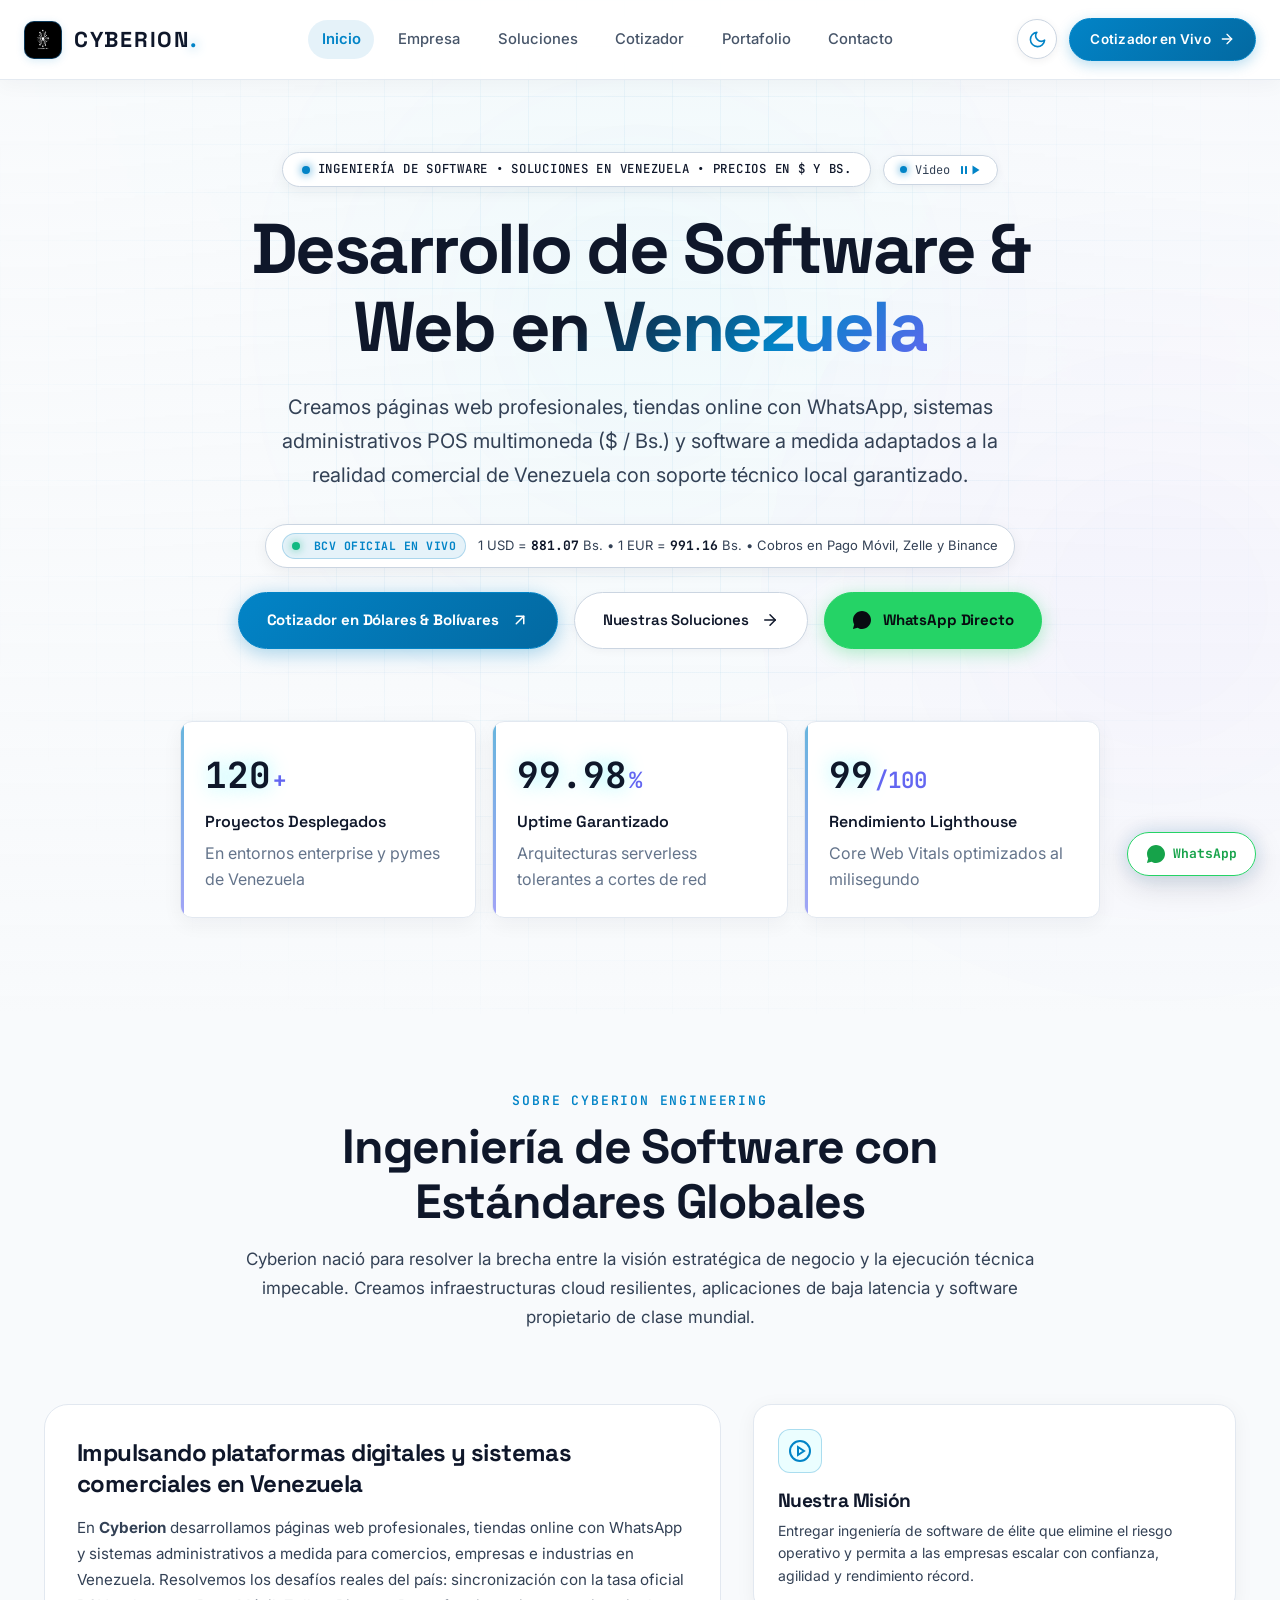
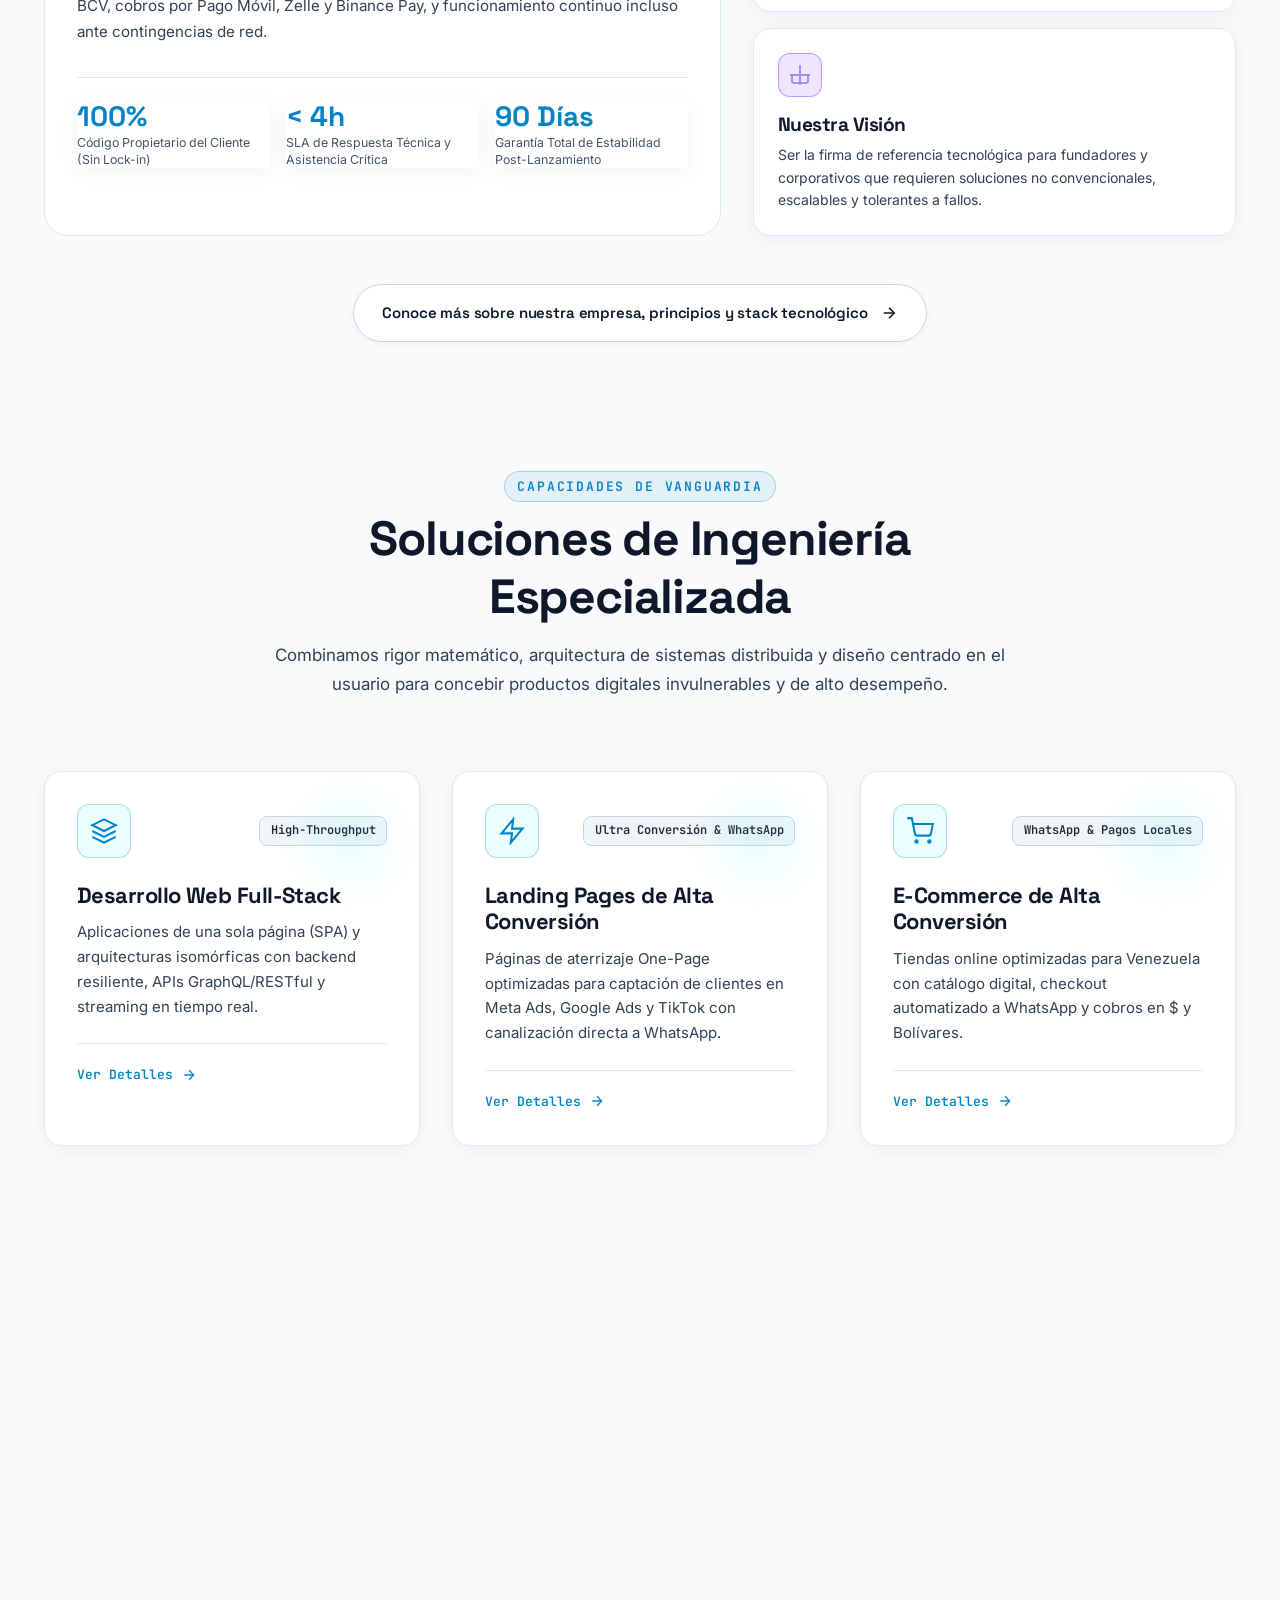
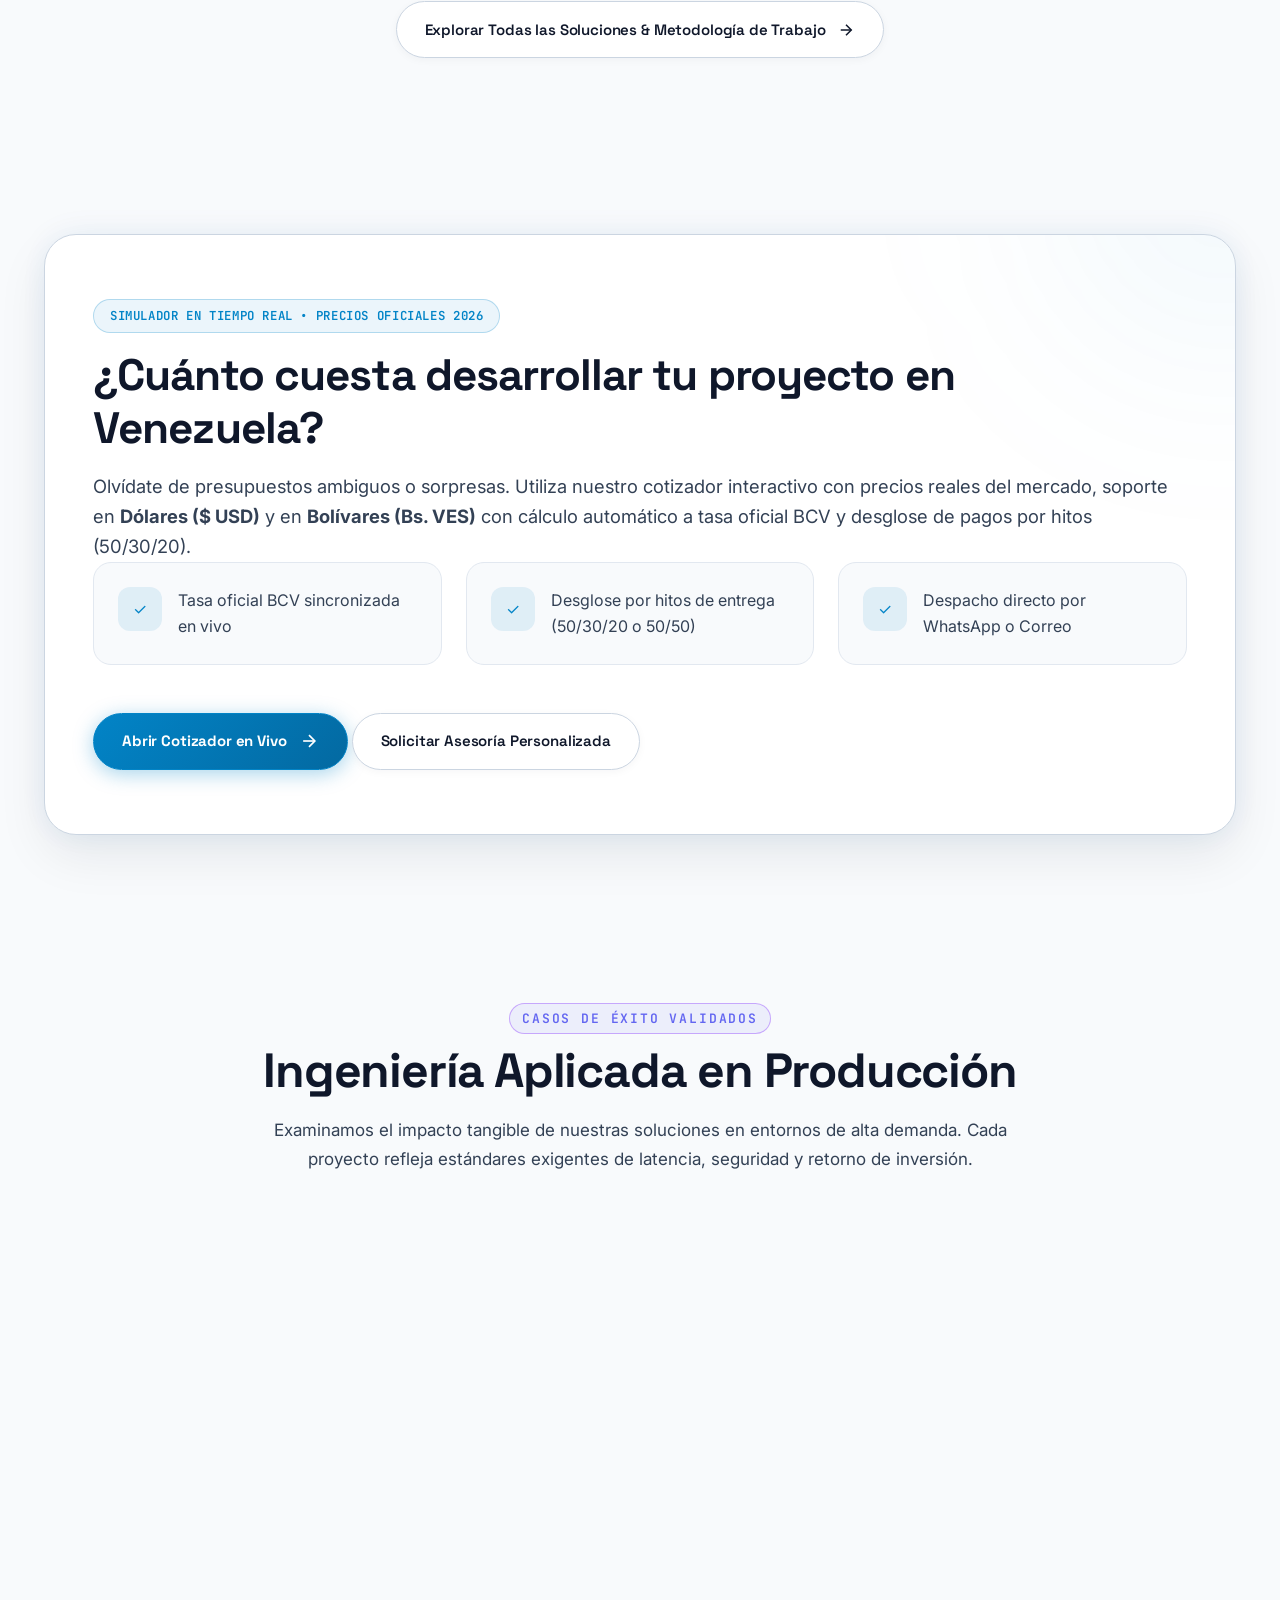
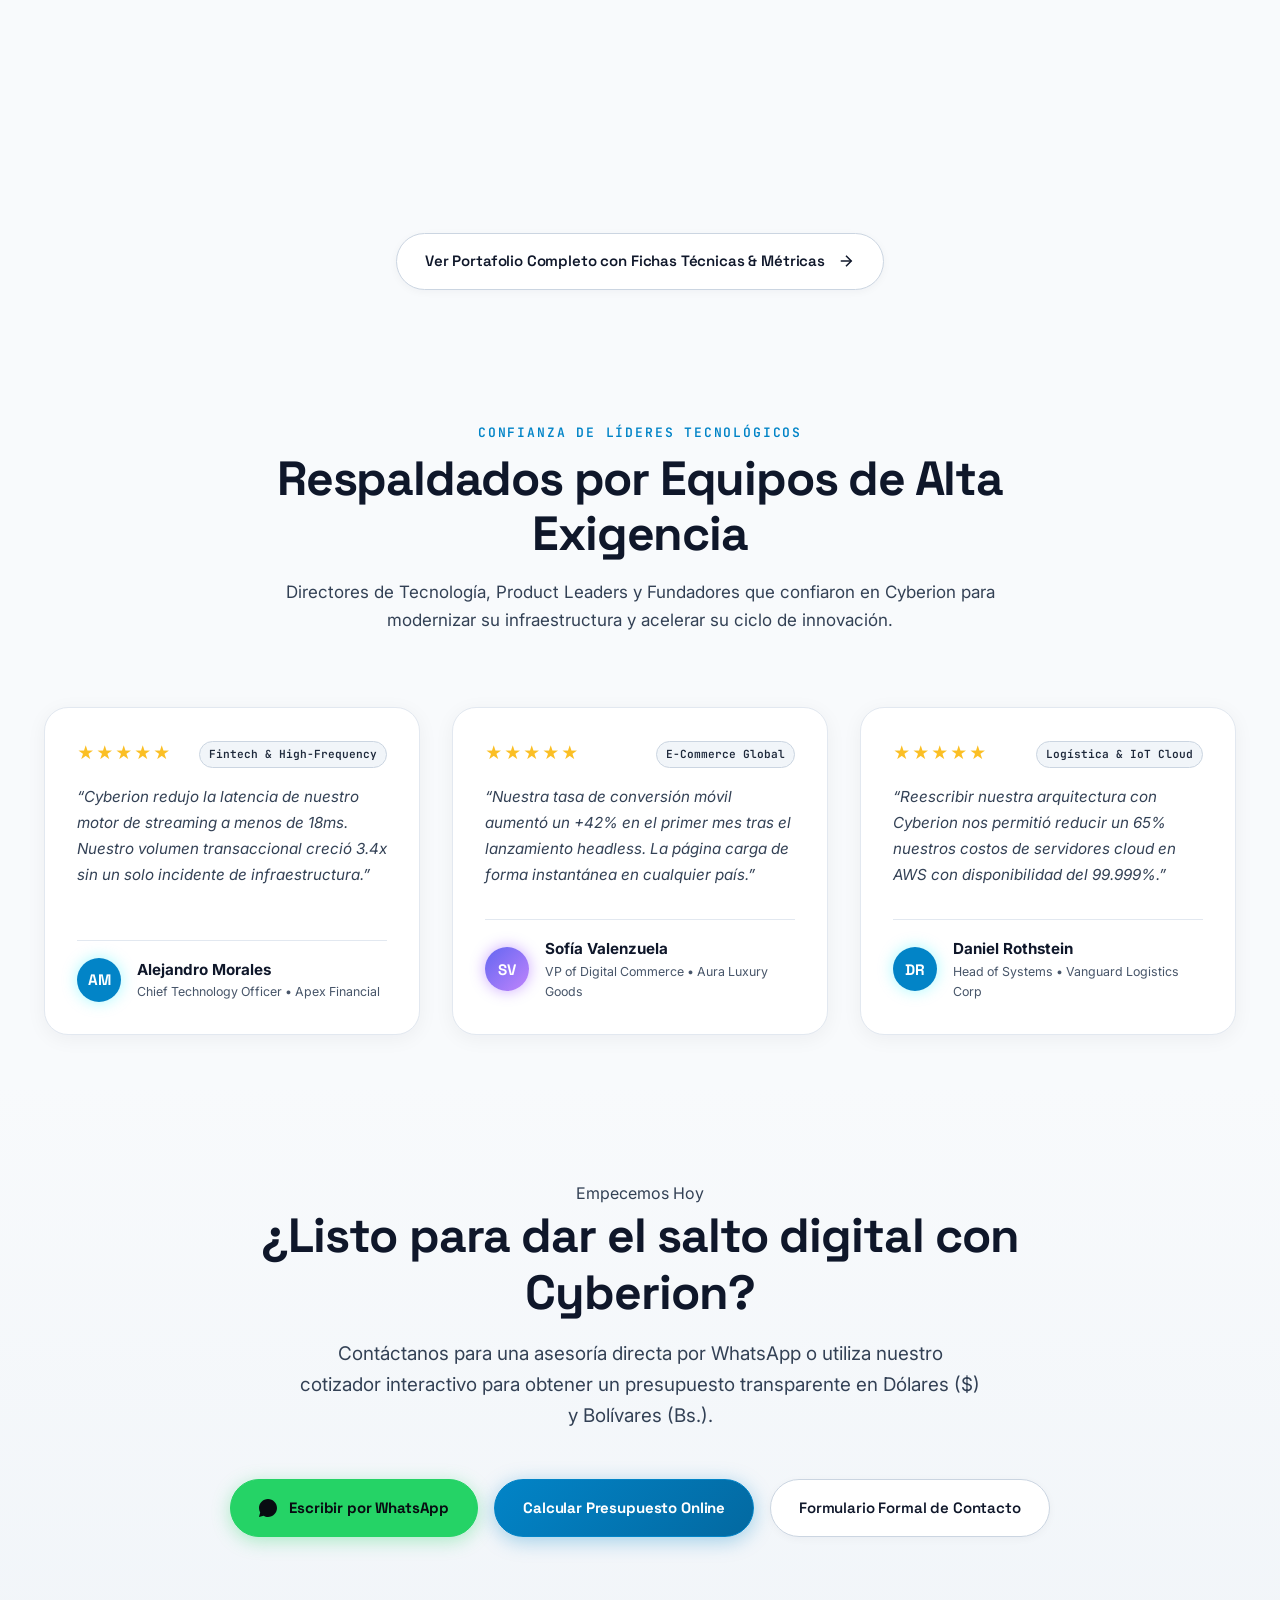
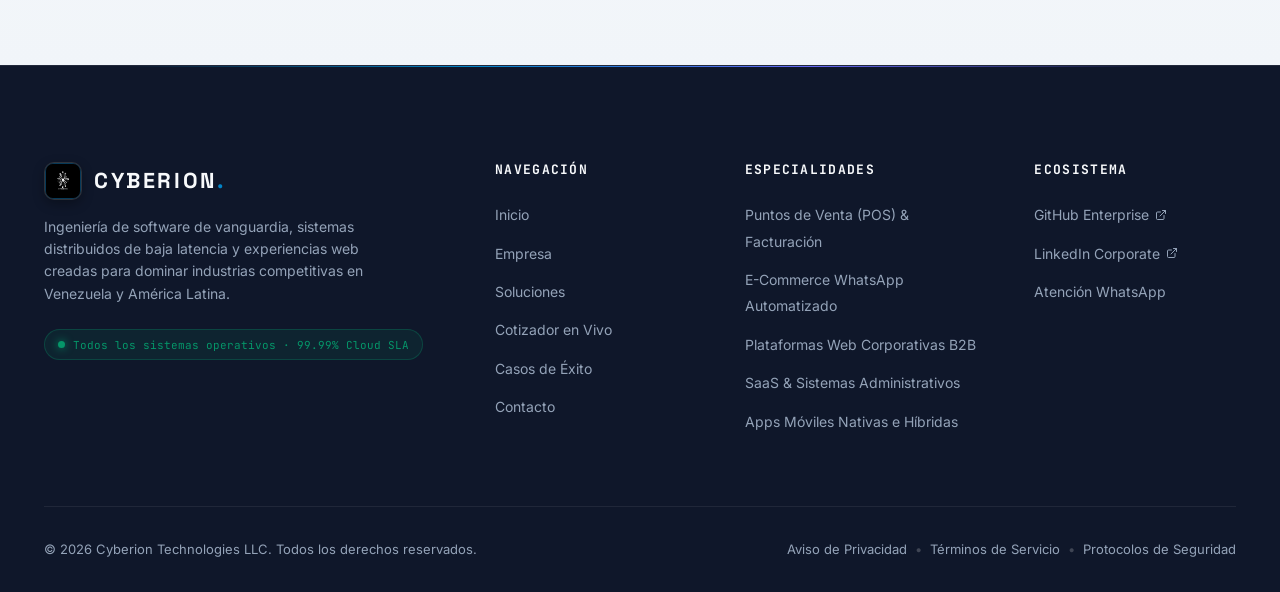
<file: index.html>
<!DOCTYPE html>
<html lang="es" class="no-js" data-theme="light">
<head>
  <meta charset="UTF-8">
  <meta name="viewport" content="width=device-width, initial-scale=1.0">
  <meta http-equiv="X-UA-Compatible" content="ie=edge">

  
  <!-- SEO & Metadatos Corporativos (Venezuela & Latam) -->
  <title>Cyberion | Desarrollo de Software, Páginas Web & Sistemas en Venezuela</title>
  <meta name="description" content="Desarrollo de software a medida, páginas web profesionales, tiendas online con WhatsApp y sistemas administrativos en Venezuela. Cotización instantánea en Dólares ($) y Bolívares (Bs.).">
  <meta name="keywords" content="desarrollo de software venezuela, paginas web caracas, sistemas administrativos venezuela, pago movil c2p, tiendas online whatsapp, desarrolladores venezuela, software a medida">
  <meta name="author" content="Cyberion Engineering Studio">
  <meta name="robots" content="index, follow">
  <meta name="theme-color" content="#F8FAFC">

  <!-- Open Graph / Redes Sociales -->
  <meta property="og:type" content="website">
  <meta property="og:site_name" content="Cyberion Venezuela">
  <meta property="og:title" content="Cyberion | Desarrollo de Software & Páginas Web en Venezuela">
  <meta property="og:description" content="Impulsamos empresas y negocios en Venezuela con plataformas web de alto rendimiento, cotizaciones en Dólares ($) y Bolívares (Bs.).">
  <meta property="og:url" content="https://cyberion.tech/">
  <meta property="og:image" content="icono.png">
  
  <!-- Twitter Card -->
  <meta name="twitter:card" content="summary_large_image">
  <meta name="twitter:title" content="Cyberion | Ingeniería de Software & Web B2B">
  <meta name="twitter:description" content="Desarrollo Web Full-Stack, E-Commerce de Alta Conversión y Sistemas Críticos a Medida.">
  <meta name="twitter:image" content="icono.png">

  <!-- Tipografías de Google Fonts -->
  <link rel="preconnect" href="https://fonts.googleapis.com">
  <link rel="preconnect" href="https://fonts.gstatic.com" crossorigin>
  <link href="https://fonts.googleapis.com/css2?family=Inter:wght@300;400;500;600;700&family=JetBrains+Mono:wght@400;500;600;700&family=Space+Grotesk:wght@500;600;700&display=swap" rel="stylesheet">

  <!-- Hoja de Estilos -->
  <link rel="stylesheet" href="styles.css">

  <!-- Favicon Oficial Circuit Emblem -->
  <link rel="icon" type="image/jpeg" href="icono.png">
  <link rel="icon" type="image/png" href="icono.png">
  <link rel="shortcut icon" href="favicon.png">
  <link rel="apple-touch-icon" href="icono.png">
</head>
<body class="site-body">
  <!-- Salto de accesibilidad para lectores de pantalla -->
  <a href="#main-content" class="skip-link">Saltar al contenido principal</a>

  <!-- =========================================================================
       1. NAVBAR PRINCIPAL (header.navbar)
       ========================================================================= -->
  <header class="navbar" id="site-header" role="banner">
    <div class="navbar__container">
      <!-- Logotipo & Isotipo Corporativo -->
      <a href="index.html" class="navbar__brand" aria-label="Cyberion - Página de Inicio">
        <span class="navbar__logo-icon" aria-hidden="true">
          <img src="icono.png" alt="Cyberion Logo" class="navbar__logo-img" width="34" height="34">
        </span>
        <span class="navbar__logo-text">CYBERION<span class="navbar__logo-dot">.</span></span>
      </a>

      <!-- Menú de Navegación Principal Multi-Página -->
      <nav class="navbar__nav" id="primary-navigation" role="navigation" aria-label="Navegación principal">
        <ul class="navbar__menu" role="menubar">
          <li class="navbar__item" role="none">
            <a href="index.html" class="navbar__link navbar__link--active" role="menuitem" data-nav-link>Inicio</a>
          </li>
          <li class="navbar__item" role="none">
            <a href="empresa.html" class="navbar__link" role="menuitem" data-nav-link>Empresa</a>
          </li>
          <li class="navbar__item" role="none">
            <a href="servicios.html" class="navbar__link" role="menuitem" data-nav-link>Soluciones</a>
          </li>
          <li class="navbar__item" role="none">
            <a href="cotizador.html" class="navbar__link" role="menuitem" data-nav-link>Cotizador</a>
          </li>
          <li class="navbar__item" role="none">
            <a href="portafolio.html" class="navbar__link" role="menuitem" data-nav-link>Portafolio</a>
          </li>
          <li class="navbar__item" role="none">
            <a href="contacto.html" class="navbar__link" role="menuitem" data-nav-link>Contacto</a>
          </li>
        </ul>
      </nav>

      <!-- Acciones / CTA, Selector de Tema y Botón Móvil -->
      <div class="navbar__actions">
        <!-- Selector Modo Claro / Modo Oscuro (Solo iconos Sol / Luna) -->
        <button type="button" class="navbar__theme-btn" id="theme-toggle-btn" aria-label="Cambiar tema" title="Cambiar tema">
          <span class="navbar__theme-icon-box" aria-hidden="true">
            <svg class="theme-icon theme-icon--sun" width="18" height="18" viewBox="0 0 24 24" fill="none" stroke="currentColor" stroke-width="2" stroke-linecap="round" stroke-linejoin="round">
              <circle cx="12" cy="12" r="5"></circle>
              <line x1="12" y1="1" x2="12" y2="3"></line>
              <line x1="12" y1="21" x2="12" y2="23"></line>
              <line x1="4.22" y1="4.22" x2="5.64" y2="5.64"></line>
              <line x1="18.36" y1="18.36" x2="19.78" y2="19.78"></line>
              <line x1="1" y1="12" x2="3" y2="12"></line>
              <line x1="21" y1="12" x2="23" y2="12"></line>
              <line x1="4.22" y1="19.78" x2="5.64" y2="18.36"></line>
              <line x1="18.36" y1="5.64" x2="19.78" y2="4.22"></line>
            </svg>
            <svg class="theme-icon theme-icon--moon" width="18" height="18" viewBox="0 0 24 24" fill="none" stroke="currentColor" stroke-width="2" stroke-linecap="round" stroke-linejoin="round" hidden>
              <path d="M21 12.79A9 9 0 1 1 11.21 3 7 7 0 0 0 21 12.79z"></path>
            </svg>
          </span>
        </button>

        <a href="cotizador.html" class="navbar__cta-btn" id="navbar-cta-quote">
          <span class="navbar__cta-text">Cotizador en Vivo</span>
          <svg class="navbar__cta-icon" width="16" height="16" viewBox="0 0 24 24" fill="none" stroke="currentColor" stroke-width="2" stroke-linecap="round" stroke-linejoin="round" aria-hidden="true">
            <line x1="5" y1="12" x2="19" y2="12"></line>
            <polyline points="12 5 19 12 12 19"></polyline>
          </svg>
        </a>

        <!-- Botón Toggle Menú Móvil -->
        <button type="button" class="navbar__toggle" id="mobile-menu-toggle" aria-expanded="false" aria-controls="primary-navigation" aria-label="Abrir menú de navegación">
          <span class="navbar__toggle-bar"></span>
          <span class="navbar__toggle-bar"></span>
          <span class="navbar__toggle-bar"></span>
        </button>
      </div>
    </div>
  </header>

  <!-- =========================================================================
       CONTENIDO PRINCIPAL
       ========================================================================= -->
  <main id="main-content" class="main-content">

    <!-- =======================================================================
         1. HERO SECTION (section.hero con Video de Fondo)
         ======================================================================= -->
    <section class="hero" id="hero" aria-labelledby="hero-title">
      <!-- Video de Fondo de Pantalla Corporativo -->
      <div class="hero__video-container" aria-hidden="true">
        <video class="hero__bg-video" id="hero-bg-video" autoplay muted loop playsinline preload="auto">
          <source src="gemini_generated_video_fbc49a21.mp4" type="video/mp4">
        </video>
        <div class="hero__video-overlay"></div>
      </div>

      <!-- Elementos Decorativos de Fondo -->
      <div class="hero__glow hero__glow--primary" aria-hidden="true"></div>
      <div class="hero__glow hero__glow--secondary" aria-hidden="true"></div>
      <div class="hero__grid-overlay" aria-hidden="true"></div>

      <div class="hero__container">
        <div class="hero__content">
          <!-- Top Row: Badge de Disponibilidad -->
          <div class="hero__meta-row">
            <div class="hero__badge" role="status">
              <span class="hero__badge-pulse" aria-hidden="true"></span>
              <span class="hero__badge-text">Ingeniería de Software &bull; Soluciones en Venezuela &bull; Precios en $ y Bs.</span>
            </div>

            <!-- Botón Discreto de Control del Video -->
            <button type="button" class="hero__video-toggle-btn" id="btn-toggle-video" aria-label="Pausar video de fondo" title="Pausar o reanudar video de fondo">
              <span class="hero__video-toggle-dot"></span>
              <span class="hero__video-toggle-text" id="video-status-text">Video</span>
              <span class="hero__video-toggle-icon" aria-hidden="true">
                <svg class="icon-pause" width="12" height="12" viewBox="0 0 24 24" fill="currentColor"><rect x="6" y="4" width="4" height="16" rx="1"></rect><rect x="14" y="4" width="4" height="16" rx="1"></rect></svg>
                <svg class="icon-play" width="12" height="12" viewBox="0 0 24 24" fill="currentColor" hidden><polygon points="5 3 19 12 5 21 5 3"></polygon></svg>
              </span>
            </button>
          </div>

          <!-- Título Principal de Alto Impacto -->
          <h1 class="hero__title" id="hero-title">
            Desarrollo de Software & Web <span class="hero__title-gradient">en Venezuela</span>
          </h1>

          <!-- Subtítulo Estratégico -->
          <p class="hero__subtitle">
            Creamos páginas web profesionales, tiendas online con WhatsApp, sistemas administrativos POS multimoneda ($ / Bs.) y software a medida adaptados a la realidad comercial de Venezuela con soporte técnico local garantizado.
          </p>

          <!-- Tasa referencial oficial destacada en Hero -->
          <div class="hero__rate-banner" id="hero-rate-banner">
            <span class="hero__rate-badge">
              <span class="bcv-rate-dot" aria-hidden="true"></span>
              BCV Oficial en Vivo
            </span>
            <span class="hero__rate-text">1 USD = <strong id="hero-rate-val">881.07</strong> Bs. &bull; 1 EUR = <strong id="hero-rate-eur">991.16</strong> Bs. &bull; Cobros en Pago Móvil, Zelle y Binance</span>
          </div>

          <!-- Triple CTA Estratégico -->
          <div class="hero__cta-group">
            <a href="cotizador.html" class="hero__btn hero__btn--primary" id="hero-cta-quote">
              <span>Cotizador en Dólares & Bolívares</span>
              <svg class="hero__btn-icon" width="18" height="18" viewBox="0 0 24 24" fill="none" stroke="currentColor" stroke-width="2" stroke-linecap="round" stroke-linejoin="round" aria-hidden="true">
                <line x1="7" y1="17" x2="17" y2="7"></line>
                <polyline points="7 7 17 7 17 17"></polyline>
              </svg>
            </a>
            <a href="servicios.html" class="hero__btn hero__btn--secondary" id="hero-cta-services">
              <span>Nuestras Soluciones</span>
              <svg class="hero__btn-icon" width="18" height="18" viewBox="0 0 24 24" fill="none" stroke="currentColor" stroke-width="2" stroke-linecap="round" stroke-linejoin="round" aria-hidden="true">
                <line x1="5" y1="12" x2="19" y2="12"></line>
                <polyline points="12 5 19 12 12 19"></polyline>
              </svg>
            </a>
            <a href="https://wa.me/584141682547?text=Hola%20Cyberion,%20deseo%20asesor%C3%ADa%20sobre%20desarrollo%20de%20software" class="hero__btn hero__btn--whatsapp" id="hero-cta-whatsapp" target="_blank" rel="noopener noreferrer">
              <svg width="18" height="18" viewBox="0 0 24 24" fill="currentColor" aria-hidden="true"><path d="M12.031 6.172c-3.181 0-5.767 2.586-5.768 5.766-.001 1.298.38 2.27 1.019 3.287l-.582 2.128 2.182-.573c.978.58 1.911.928 3.145.929 3.178 0 5.767-2.587 5.768-5.766.001-3.187-2.575-5.77-5.764-5.771zm3.392 8.244c-.144.405-.837.774-1.17.824-.299.045-.677.063-1.092-.069-.252-.08-.575-.187-.988-.365-1.739-.751-2.874-2.502-2.961-2.617-.087-.116-.708-.94-.708-1.793s.448-1.273.607-1.446c.159-.173.346-.217.462-.217l.332.007c.106.005.249-.04.39.298.144.347.491 1.2.534 1.287.043.087.072.188.014.304-.058.116-.087.188-.173.289l-.26.304c-.087.086-.177.18-.076.354.101.174.449.741.964 1.201.662.591 1.221.774 1.394.86.173.086.275.072.376-.044.101-.116.433-.506.549-.68.116-.173.231-.145.39-.087s1.011.477 1.184.564.289.13.332.202c.045.072.045.419-.099.824zm-3.423-14.416c-6.627 0-12 5.373-12 12 0 2.155.57 4.178 1.564 5.928l-1.664 6.072 6.223-1.633c1.7 1 3.7 1.633 5.877 1.633 6.627 0 12-5.373 12-12s-5.373-12-12-12z"/></svg>
              <span>WhatsApp Directo</span>
            </a>
          </div>

          <!-- Métricas Clave de Confianza B2B -->
          <div class="hero__metrics" role="region" aria-label="Métricas corporativas">
            <div class="hero__metric-card">
              <div class="hero__metric-number-wrapper">
                <span class="hero__metric-value" data-count="120">120</span>
                <span class="hero__metric-unit">+</span>
              </div>
              <span class="hero__metric-label">Proyectos Desplegados</span>
              <span class="hero__metric-desc">En entornos enterprise y pymes de Venezuela</span>
            </div>

            <div class="hero__metric-card">
              <div class="hero__metric-number-wrapper">
                <span class="hero__metric-value" data-count="99.98">99.98</span>
                <span class="hero__metric-unit">%</span>
              </div>
              <span class="hero__metric-label">Uptime Garantizado</span>
              <span class="hero__metric-desc">Arquitecturas serverless tolerantes a cortes de red</span>
            </div>

            <div class="hero__metric-card">
              <div class="hero__metric-number-wrapper">
                <span class="hero__metric-value" data-count="99">99</span>
                <span class="hero__metric-unit">/100</span>
              </div>
              <span class="hero__metric-label">Rendimiento Lighthouse</span>
              <span class="hero__metric-desc">Core Web Vitals optimizados al milisegundo</span>
            </div>
          </div>
        </div>
      </div>
    </section>

    <!-- =======================================================================
         2. PREVIEW DE EMPRESA / IDENTIDAD
         ======================================================================= -->
    <section class="about" style="padding: var(--space-3xl) 0 var(--space-2xl);" aria-labelledby="home-about-title">
      <div class="about__container">
        <header class="about__header">
          <span class="about__eyebrow">Sobre Cyberion Engineering</span>
          <h2 class="about__title" id="home-about-title">Ingeniería de Software con Estándares Globales</h2>
          <p class="about__description">
            Cyberion nació para resolver la brecha entre la visión estratégica de negocio y la ejecución técnica impecable. Creamos infraestructuras cloud resilientes, aplicaciones de baja latencia y software propietario de clase mundial.
          </p>
        </header>

        <div class="about__overview-grid" style="margin-bottom: var(--space-2xl);">
          <div class="about__overview-main">
            <h3 class="about__panel-heading">Impulsando plataformas digitales y sistemas comerciales en Venezuela</h3>
            <p class="about__panel-p">
              En <strong>Cyberion</strong> desarrollamos páginas web profesionales, tiendas online con WhatsApp y sistemas administrativos a medida para comercios, empresas e industrias en Venezuela. Resolvemos los desafíos reales del país: sincronización con la tasa oficial BCV, cobros por Pago Móvil, Zelle y Binance Pay, y funcionamiento continuo incluso ante contingencias de red.
            </p>

            <div class="about__highlights-row">
              <div class="about__highlight-card">
                <span class="about__highlight-num">100%</span>
                <span class="about__highlight-text">Código Propietario del Cliente (Sin Lock-in)</span>
              </div>
              <div class="about__highlight-card">
                <span class="about__highlight-num">&lt; 4h</span>
                <span class="about__highlight-text">SLA de Respuesta Técnica y Asistencia Crítica</span>
              </div>
              <div class="about__highlight-card">
                <span class="about__highlight-num">90 Días</span>
                <span class="about__highlight-text">Garantía Total de Estabilidad Post-Lanzamiento</span>
              </div>
            </div>
          </div>

          <div class="about__overview-side">
            <div class="about__mission-card">
              <div class="about__mission-icon" aria-hidden="true">
                <svg width="24" height="24" viewBox="0 0 24 24" fill="none" stroke="currentColor" stroke-width="2"><circle cx="12" cy="12" r="10"/><polygon points="10 8 16 12 10 16 10 8"/></svg>
              </div>
              <h4 class="about__mission-title">Nuestra Misión</h4>
              <p class="about__mission-desc">
                Entregar ingeniería de software de élite que elimine el riesgo operativo y permita a las empresas escalar con confianza, agilidad y rendimiento récord.
              </p>
            </div>

            <div class="about__mission-card about__mission-card--violet">
              <div class="about__mission-icon" aria-hidden="true">
                <svg width="24" height="24" viewBox="0 0 24 24" fill="none" stroke="currentColor" stroke-width="2"><path d="M2 12h20"/><path d="M20 12v6a2 2 0 0 1-2 2H6a2 2 0 0 1-2-2v-6"/><path d="M12 2v20"/></svg>
              </div>
              <h4 class="about__mission-title">Nuestra Visión</h4>
              <p class="about__mission-desc">
                Ser la firma de referencia tecnológica para fundadores y corporativos que requieren soluciones no convencionales, escalables y tolerantes a fallos.
              </p>
            </div>
          </div>
        </div>

        <div class="home-section-cta">
          <a href="empresa.html" class="hero__btn hero__btn--secondary">
            <span>Conoce más sobre nuestra empresa, principios y stack tecnológico</span>
            <svg width="18" height="18" viewBox="0 0 24 24" fill="none" stroke="currentColor" stroke-width="2" aria-hidden="true"><line x1="5" y1="12" x2="19" y2="12"></line><polyline points="12 5 19 12 12 19"></polyline></svg>
          </a>
        </div>
      </div>
    </section>

    <!-- =======================================================================
         3. PREVIEW DE SOLUCIONES Y SERVICIOS
         ======================================================================= -->
    <section class="services" style="padding: var(--space-2xl) 0;" aria-labelledby="home-services-title">
      <div class="services__container">
        <header class="services__header">
          <span class="services__eyebrow">Capacidades de Vanguardia</span>
          <h2 class="services__title" id="home-services-title">Soluciones de Ingeniería Especializada</h2>
          <p class="services__description">
            Combinamos rigor matemático, arquitectura de sistemas distribuida y diseño centrado en el usuario para concebir productos digitales invulnerables y de alto desempeño.
          </p>
        </header>

        <div class="services__grid">
          <!-- Card 1: Desarrollo Web Full-Stack -->
          <article class="service-card" data-service="fullstack">
            <div class="service-card__top">
              <div class="service-card__icon-wrapper" aria-hidden="true">
                <svg width="28" height="28" viewBox="0 0 24 24" fill="none" stroke="currentColor" stroke-width="1.8"><polygon points="12 2 2 7 12 12 22 7 12 2"></polygon><polyline points="2 17 12 22 22 17"></polyline><polyline points="2 12 12 17 22 12"></polyline></svg>
              </div>
              <span class="service-card__tag">High-Throughput</span>
            </div>
            <h3 class="service-card__title service-card__title--highlighted">Desarrollo Web Full-Stack</h3>
            <p class="service-card__text">
              Aplicaciones de una sola página (SPA) y arquitecturas isomórficas con backend resiliente, APIs GraphQL/RESTful y streaming en tiempo real.
            </p>
            <div class="service-card__footer">
              <a href="servicios.html" class="service-card__link">
                <span>Ver Detalles</span>
                <svg width="16" height="16" viewBox="0 0 24 24" fill="none" stroke="currentColor" stroke-width="2"><line x1="5" y1="12" x2="19" y2="12"></line><polyline points="12 5 19 12 12 19"></polyline></svg>
              </a>
            </div>
          </article>

          <!-- Card 2: Landing Pages de Alta Conversión -->
          <article class="service-card" data-service="landing">
            <div class="service-card__top">
              <div class="service-card__icon-wrapper" aria-hidden="true">
                <svg width="28" height="28" viewBox="0 0 24 24" fill="none" stroke="currentColor" stroke-width="1.8"><polygon points="13 2 3 14 12 14 11 22 21 10 12 10 13 2"></polygon></svg>
              </div>
              <span class="service-card__tag">Ultra Conversión & WhatsApp</span>
            </div>
            <h3 class="service-card__title">Landing Pages de Alta Conversión</h3>
            <p class="service-card__text">
              Páginas de aterrizaje One-Page optimizadas para captación de clientes en Meta Ads, Google Ads y TikTok con canalización directa a WhatsApp.
            </p>
            <div class="service-card__footer">
              <a href="servicios.html" class="service-card__link">
                <span>Ver Detalles</span>
                <svg width="16" height="16" viewBox="0 0 24 24" fill="none" stroke="currentColor" stroke-width="2"><line x1="5" y1="12" x2="19" y2="12"></line><polyline points="12 5 19 12 12 19"></polyline></svg>
              </a>
            </div>
          </article>

          <!-- Card 2: E-Commerce + WhatsApp -->
          <article class="service-card" data-service="ecommerce">
            <div class="service-card__top">
              <div class="service-card__icon-wrapper" aria-hidden="true">
                <svg width="28" height="28" viewBox="0 0 24 24" fill="none" stroke="currentColor" stroke-width="1.8"><circle cx="9" cy="21" r="1"></circle><circle cx="20" cy="21" r="1"></circle><path d="M1 1h4l2.68 13.39a2 2 0 0 0 2 1.61h9.72a2 2 0 0 0 2-1.61L23 6H6"></path></svg>
              </div>
              <span class="service-card__tag">WhatsApp & Pagos Locales</span>
            </div>
            <h3 class="service-card__title">E-Commerce de Alta Conversión</h3>
            <p class="service-card__text">
              Tiendas online optimizadas para Venezuela con catálogo digital, checkout automatizado a WhatsApp y cobros en $ y Bolívares.
            </p>
            <div class="service-card__footer">
              <a href="servicios.html" class="service-card__link">
                <span>Ver Detalles</span>
                <svg width="16" height="16" viewBox="0 0 24 24" fill="none" stroke="currentColor" stroke-width="2"><line x1="5" y1="12" x2="19" y2="12"></line><polyline points="12 5 19 12 12 19"></polyline></svg>
              </a>
            </div>
          </article>

          <!-- Card 3: POS Multimoneda -->
          <article class="service-card" data-service="pos">
            <div class="service-card__top">
              <div class="service-card__icon-wrapper" aria-hidden="true">
                <svg width="28" height="28" viewBox="0 0 24 24" fill="none" stroke="currentColor" stroke-width="1.8"><rect x="2" y="3" width="20" height="14" rx="2" ry="2"></rect><line x1="8" y1="21" x2="16" y2="21"></line><line x1="12" y1="17" x2="12" y2="21"></line></svg>
              </div>
              <span class="service-card__tag">Offline-First & Fiscal</span>
            </div>
            <h3 class="service-card__title">Puntos de Venta (POS) & Facturación</h3>
            <p class="service-card__text">
              Sistemas de caja rápida multimoneda con soporte de impresora térmica, libro de ventas SENIAT y funcionamiento offline ininterrumpido.
            </p>
            <div class="service-card__footer">
              <a href="servicios.html" class="service-card__link">
                <span>Ver Detalles</span>
                <svg width="16" height="16" viewBox="0 0 24 24" fill="none" stroke="currentColor" stroke-width="2"><line x1="5" y1="12" x2="19" y2="12"></line><polyline points="12 5 19 12 12 19"></polyline></svg>
              </a>
            </div>
          </article>

          <!-- Card 4: Sistemas a Medida -->
          <article class="service-card" data-service="architecture">
            <div class="service-card__top">
              <div class="service-card__icon-wrapper" aria-hidden="true">
                <svg width="28" height="28" viewBox="0 0 24 24" fill="none" stroke="currentColor" stroke-width="1.8"><rect x="2" y="2" width="20" height="8" rx="2" ry="2"></rect><rect x="2" y="14" width="20" height="8" rx="2" ry="2"></rect><line x1="6" y1="6" x2="6.01" y2="6"></line><line x1="6" y1="18" x2="6.01" y2="18"></line></svg>
              </div>
              <span class="service-card__tag">Cloud Enterprise</span>
            </div>
            <h3 class="service-card__title">Arquitectura & Sistemas a Medida</h3>
            <p class="service-card__text">
              Plataformas SaaS de misión crítica, control administrativo empresarial, gestión de sucursales y APIs de alta disponibilidad.
            </p>
            <div class="service-card__footer">
              <a href="servicios.html" class="service-card__link">
                <span>Ver Detalles</span>
                <svg width="16" height="16" viewBox="0 0 24 24" fill="none" stroke="currentColor" stroke-width="2"><line x1="5" y1="12" x2="19" y2="12"></line><polyline points="12 5 19 12 12 19"></polyline></svg>
              </a>
            </div>
          </article>
        </div>

        <div class="home-section-cta">
          <a href="servicios.html" class="hero__btn hero__btn--secondary">
            <span>Explorar Todas las Soluciones & Metodología de Trabajo</span>
            <svg width="18" height="18" viewBox="0 0 24 24" fill="none" stroke="currentColor" stroke-width="2" aria-hidden="true"><line x1="5" y1="12" x2="19" y2="12"></line><polyline points="12 5 19 12 12 19"></polyline></svg>
          </a>
        </div>
      </div>
    </section>

    <!-- =======================================================================
         4. BANNER DESTACADO DEL COTIZADOR INTERACTIVO
         ======================================================================= -->
    <section class="home-quote-section" aria-labelledby="home-quote-banner-title">
      <div class="quote-calculator__container">
        <div class="home-quote-card">
          <div class="home-quote-card__glow" aria-hidden="true"></div>
          <div class="home-quote-card__content">
            <span class="home-quote-card__badge">
              Simulador en Tiempo Real &bull; Precios Oficiales 2026
            </span>
            <h2 class="home-quote-card__title" id="home-quote-banner-title">
              ¿Cuánto cuesta desarrollar tu proyecto en Venezuela?
            </h2>
            <p class="home-quote-card__desc">
              Olvídate de presupuestos ambiguos o sorpresas. Utiliza nuestro cotizador interactivo con precios reales del mercado, soporte en <strong>Dólares ($ USD)</strong> y en <strong>Bolívares (Bs. VES)</strong> con cálculo automático a tasa oficial BCV y desglose de pagos por hitos (50/30/20).
            </p>

            <div class="home-quote-card__features">
              <div class="home-quote-feature">
                <span class="home-quote-feature__icon">&#10003;</span>
                <span>Tasa oficial BCV sincronizada en vivo</span>
              </div>
              <div class="home-quote-feature">
                <span class="home-quote-feature__icon">&#10003;</span>
                <span>Desglose por hitos de entrega (50/30/20 o 50/50)</span>
              </div>
              <div class="home-quote-feature">
                <span class="home-quote-feature__icon">&#10003;</span>
                <span>Despacho directo por WhatsApp o Correo</span>
              </div>
            </div>

            <div class="home-quote-card__actions">
              <a href="cotizador.html" class="hero__btn hero__btn--primary">
                <span>Abrir Cotizador en Vivo</span>
                <svg width="20" height="20" viewBox="0 0 24 24" fill="none" stroke="currentColor" stroke-width="2"><line x1="5" y1="12" x2="19" y2="12"></line><polyline points="12 5 19 12 12 19"></polyline></svg>
              </a>
              <a href="contacto.html" class="hero__btn hero__btn--secondary">
                <span>Solicitar Asesoría Personalizada</span>
              </a>
            </div>
          </div>
        </div>
      </div>
    </section>

    <!-- =======================================================================
         5. PREVIEW DE CASOS DE ÉXITO / PORTAFOLIO
         ======================================================================= -->
    <section class="portfolio" style="padding: var(--space-3xl) 0 var(--space-2xl);" aria-labelledby="home-portfolio-title">
      <div class="portfolio__container">
        <header class="portfolio__header">
          <span class="portfolio__eyebrow">Casos de Éxito Validados</span>
          <h2 class="portfolio__title" id="home-portfolio-title">Ingeniería Aplicada en Producción</h2>
          <p class="portfolio__description">
            Examinamos el impacto tangible de nuestras soluciones en entornos de alta demanda. Cada proyecto refleja estándares exigentes de latencia, seguridad y retorno de inversión.
          </p>
        </header>

        <div class="portfolio__grid">
          <!-- Proyecto 1 -->
          <article class="portfolio-card" data-category="webapps">
            <div class="portfolio-card__media">
              <img src="assets/project-fintech.jpg" alt="Plataforma de Trading y Análisis en Tiempo Real" class="portfolio-card__img" loading="lazy" width="600" height="340">
              <div class="portfolio-card__overlay">
                <div class="portfolio-card__tech-indicator">Realtime Analytics &middot; WebSockets</div>
              </div>
              <span class="portfolio-card__badge">Web App</span>
            </div>
            <div class="portfolio-card__content">
              <div class="portfolio-card__client">Apex Financial Markets</div>
              <h3 class="portfolio-card__title">Plataforma de Trading y Análisis en Tiempo Real</h3>
              <p class="portfolio-card__summary">
                Dashboard analítico para procesamiento masivo de datos con visualizaciones interactivas y retardo menor a 20ms.
              </p>
              <div class="portfolio-card__metrics">
                <div class="portfolio-card__metric-item">
                  <span class="portfolio-card__metric-val">&lt; 18ms</span>
                  <span class="portfolio-card__metric-key">Latencia P99</span>
                </div>
                <div class="portfolio-card__metric-item">
                  <span class="portfolio-card__metric-val">+340%</span>
                  <span class="portfolio-card__metric-key">Volumen Operativo</span>
                </div>
              </div>
            </div>
          </article>

          <!-- Proyecto 2 -->
          <article class="portfolio-card" data-category="ecommerce">
            <div class="portfolio-card__media">
              <img src="assets/project-ecommerce.jpg" alt="E-Commerce Headless Global con Checkout Instantáneo" class="portfolio-card__img" loading="lazy" width="600" height="340">
              <div class="portfolio-card__overlay">
                <div class="portfolio-card__tech-indicator">Headless Commerce &middot; Multi-Region</div>
              </div>
              <span class="portfolio-card__badge">E-Commerce</span>
            </div>
            <div class="portfolio-card__content">
              <div class="portfolio-card__client">Aura Luxury Goods</div>
              <h3 class="portfolio-card__title">E-Commerce Headless Global con Checkout Instantáneo</h3>
              <p class="portfolio-card__summary">
                Migración completa a arquitectura desacoplada con soporte multimoneda y tiempo de carga inferior a 600ms.
              </p>
              <div class="portfolio-card__metrics">
                <div class="portfolio-card__metric-item">
                  <span class="portfolio-card__metric-val">+42%</span>
                  <span class="portfolio-card__metric-key">Tasa Conversión</span>
                </div>
                <div class="portfolio-card__metric-item">
                  <span class="portfolio-card__metric-val">0.58s</span>
                  <span class="portfolio-card__metric-key">First Contentful Paint</span>
                </div>
              </div>
            </div>
          </article>

          <!-- Proyecto 3 -->
          <article class="portfolio-card" data-category="systems">
            <div class="portfolio-card__media">
              <img src="assets/project-logistics.jpg" alt="Motor Distribuido de Telemetría y Despacho" class="portfolio-card__img" loading="lazy" width="600" height="340">
              <div class="portfolio-card__overlay">
                <div class="portfolio-card__tech-indicator">Distributed Mesh &middot; IoT Fleet</div>
              </div>
              <span class="portfolio-card__badge">Sistemas</span>
            </div>
            <div class="portfolio-card__content">
              <div class="portfolio-card__client">Vanguard Logistics Corp</div>
              <h3 class="portfolio-card__title">Motor Distribuido de Telemetría y Despacho</h3>
              <p class="portfolio-card__summary">
                Malla de microservicios para tracking en vivo de 15,000 unidades con tolerancia a fallos de red.
              </p>
              <div class="portfolio-card__metrics">
                <div class="portfolio-card__metric-item">
                  <span class="portfolio-card__metric-val">99.999%</span>
                  <span class="portfolio-card__metric-key">Disponibilidad</span>
                </div>
                <div class="portfolio-card__metric-item">
                  <span class="portfolio-card__metric-val">-65%</span>
                  <span class="portfolio-card__metric-key">Costo Cloud Server</span>
                </div>
              </div>
            </div>
          </article>
        </div>

        <div class="home-section-cta">
          <a href="portafolio.html" class="hero__btn hero__btn--secondary">
            <span>Ver Portafolio Completo con Fichas Técnicas & Métricas</span>
            <svg width="18" height="18" viewBox="0 0 24 24" fill="none" stroke="currentColor" stroke-width="2" aria-hidden="true"><line x1="5" y1="12" x2="19" y2="12"></line><polyline points="12 5 19 12 12 19"></polyline></svg>
          </a>
        </div>
      </div>
    </section>

    <!-- =======================================================================
         6. TESTIMONIOS Y REPUTACIÓN B2B
         ======================================================================= -->
    <section class="testimonials" style="padding: var(--space-2xl) 0;" aria-labelledby="home-testimonials-title">
      <div class="testimonials__container">
        <header class="testimonials__header">
          <span class="testimonials__eyebrow">Confianza de Líderes Tecnológicos</span>
          <h2 class="testimonials__title" id="home-testimonials-title">Respaldados por Equipos de Alta Exigencia</h2>
          <p class="testimonials__description">
            Directores de Tecnología, Product Leaders y Fundadores que confiaron en Cyberion para modernizar su infraestructura y acelerar su ciclo de innovación.
          </p>
        </header>

        <div class="testimonials__grid">
          <article class="testimonial-card">
            <div class="testimonial-card__header">
              <div class="testimonial-card__stars">&#9733;&#9733;&#9733;&#9733;&#9733;</div>
              <span class="testimonial-card__tag">Fintech & High-Frequency</span>
            </div>
            <blockquote class="testimonial-card__quote">
              &ldquo;Cyberion redujo la latencia de nuestro motor de streaming a menos de 18ms. Nuestro volumen transaccional creció 3.4x sin un solo incidente de infraestructura.&rdquo;
            </blockquote>
            <div class="testimonial-card__author">
              <div class="testimonial-card__avatar">AM</div>
              <div class="testimonial-card__meta">
                <strong class="testimonial-card__name">Alejandro Morales</strong>
                <span class="testimonial-card__role">Chief Technology Officer &bull; Apex Financial</span>
              </div>
            </div>
          </article>

          <article class="testimonial-card">
            <div class="testimonial-card__header">
              <div class="testimonial-card__stars">&#9733;&#9733;&#9733;&#9733;&#9733;</div>
              <span class="testimonial-card__tag">E-Commerce Global</span>
            </div>
            <blockquote class="testimonial-card__quote">
              &ldquo;Nuestra tasa de conversión móvil aumentó un +42% en el primer mes tras el lanzamiento headless. La página carga de forma instantánea en cualquier país.&rdquo;
            </blockquote>
            <div class="testimonial-card__author">
              <div class="testimonial-card__avatar testimonial-card__avatar--violet">SV</div>
              <div class="testimonial-card__meta">
                <strong class="testimonial-card__name">Sofía Valenzuela</strong>
                <span class="testimonial-card__role">VP of Digital Commerce &bull; Aura Luxury Goods</span>
              </div>
            </div>
          </article>

          <article class="testimonial-card">
            <div class="testimonial-card__header">
              <div class="testimonial-card__stars">&#9733;&#9733;&#9733;&#9733;&#9733;</div>
              <span class="testimonial-card__tag">Logística & IoT Cloud</span>
            </div>
            <blockquote class="testimonial-card__quote">
              &ldquo;Reescribir nuestra arquitectura con Cyberion nos permitió reducir un 65% nuestros costos de servidores cloud en AWS con disponibilidad del 99.999%.&rdquo;
            </blockquote>
            <div class="testimonial-card__author">
              <div class="testimonial-card__avatar">DR</div>
              <div class="testimonial-card__meta">
                <strong class="testimonial-card__name">Daniel Rothstein</strong>
                <span class="testimonial-card__role">Head of Systems &bull; Vanguard Logistics Corp</span>
              </div>
            </div>
          </article>
        </div>
      </div>
    </section>

    <!-- =======================================================================
         7. LLAMADO FINAL A LA ACCIÓN
         ======================================================================= -->
    <section class="final-cta" aria-labelledby="final-cta-title">
      <div class="final-cta__container">
        <span class="final-cta__eyebrow">Empecemos Hoy</span>
        <h2 class="final-cta__title" id="final-cta-title">
          ¿Listo para dar el salto digital con Cyberion?
        </h2>
        <p class="final-cta__desc">
          Contáctanos para una asesoría directa por WhatsApp o utiliza nuestro cotizador interactivo para obtener un presupuesto transparente en Dólares ($) y Bolívares (Bs.).
        </p>
        <div class="final-cta__actions">
          <a href="https://wa.me/584141682547?text=Hola%20Cyberion,%20deseo%20asesor%C3%ADa%20sobre%20desarrollo%20de%20software" class="hero__btn hero__btn--whatsapp" target="_blank" rel="noopener noreferrer">
            <svg width="18" height="18" viewBox="0 0 24 24" fill="currentColor" aria-hidden="true"><path d="M12.031 6.172c-3.181 0-5.767 2.586-5.768 5.766-.001 1.298.38 2.27 1.019 3.287l-.582 2.128 2.182-.573c.978.58 1.911.928 3.145.929 3.178 0 5.767-2.587 5.768-5.766.001-3.187-2.575-5.77-5.764-5.771zm3.392 8.244c-.144.405-.837.774-1.17.824-.299.045-.677.063-1.092-.069-.252-.08-.575-.187-.988-.365-1.739-.751-2.874-2.502-2.961-2.617-.087-.116-.708-.94-.708-1.793s.448-1.273.607-1.446c.159-.173.346-.217.462-.217l.332.007c.106.005.249-.04.39.298.144.347.491 1.2.534 1.287.043.087.072.188.014.304-.058.116-.087.188-.173.289l-.26.304c-.087.086-.177.18-.076.354.101.174.449.741.964 1.201.662.591 1.221.774 1.394.86.173.086.275.072.376-.044.101-.116.433-.506.549-.68.116-.173.231-.145.39-.087s1.011.477 1.184.564.289.13.332.202c.045.072.045.419-.099.824zm-3.423-14.416c-6.627 0-12 5.373-12 12 0 2.155.57 4.178 1.564 5.928l-1.664 6.072 6.223-1.633c1.7 1 3.7 1.633 5.877 1.633 6.627 0 12-5.373 12-12s-5.373-12-12-12z"/></svg>
            <span>Escribir por WhatsApp</span>
          </a>
          <a href="cotizador.html" class="hero__btn hero__btn--primary">
            <span>Calcular Presupuesto Online</span>
          </a>
          <a href="contacto.html" class="hero__btn hero__btn--secondary">
            <span>Formulario Formal de Contacto</span>
          </a>
        </div>
      </div>
    </section>
  </main>

  <!-- =========================================================================
       FOOTER CORPORATIVO (footer.footer)
       ========================================================================= -->
  <footer class="footer" role="contentinfo">
    <div class="footer__container">
      <div class="footer__top">
        <!-- Columna de Marca -->
        <div class="footer__brand-col">
          <a href="index.html" class="footer__brand" aria-label="Cyberion - Volver arriba">
            <span class="footer__logo-icon" aria-hidden="true">
              <img src="icono.png" alt="Cyberion Logo" class="footer__logo-img" width="32" height="32">
            </span>
            <span class="footer__logo-text">CYBERION<span class="footer__logo-dot">.</span></span>
          </a>
          <p class="footer__tagline">
            Ingeniería de software de vanguardia, sistemas distribuidos de baja latencia y experiencias web creadas para dominar industrias competitivas en Venezuela y América Latina.
          </p>
          <div class="footer__system-status" role="status">
            <span class="footer__status-indicator" aria-hidden="true"></span>
            <span class="footer__status-text">Todos los sistemas operativos &middot; 99.99% Cloud SLA</span>
          </div>
        </div>

        <!-- Columna de Navegación Rápida -->
        <div class="footer__nav-col">
          <h4 class="footer__col-title">Navegación</h4>
          <ul class="footer__list">
            <li class="footer__item"><a href="index.html" class="footer__link">Inicio</a></li>
            <li class="footer__item"><a href="empresa.html" class="footer__link">Empresa</a></li>
            <li class="footer__item"><a href="servicios.html" class="footer__link">Soluciones</a></li>
            <li class="footer__item"><a href="cotizador.html" class="footer__link">Cotizador en Vivo</a></li>
            <li class="footer__item"><a href="portafolio.html" class="footer__link">Casos de Éxito</a></li>
            <li class="footer__item"><a href="contacto.html" class="footer__link">Contacto</a></li>
          </ul>
        </div>

        <!-- Columna de Soluciones Técnicas -->
        <div class="footer__nav-col">
          <h4 class="footer__col-title">Especialidades</h4>
          <ul class="footer__list">
            <li class="footer__item"><a href="servicios.html" class="footer__link">Puntos de Venta (POS) & Facturación</a></li>
            <li class="footer__item"><a href="servicios.html" class="footer__link">E-Commerce WhatsApp Automatizado</a></li>
            <li class="footer__item"><a href="servicios.html" class="footer__link">Plataformas Web Corporativas B2B</a></li>
            <li class="footer__item"><a href="servicios.html" class="footer__link">SaaS & Sistemas Administrativos</a></li>
            <li class="footer__item"><a href="servicios.html" class="footer__link">Apps Móviles Nativas e Híbridas</a></li>
          </ul>
        </div>

        <!-- Columna de Redes / Conectividad -->
        <div class="footer__nav-col">
          <h4 class="footer__col-title">Ecosistema</h4>
          <ul class="footer__list">
            <li class="footer__item">
              <a href="https://github.com" target="_blank" rel="noopener noreferrer" class="footer__link footer__link--external">
                <span>GitHub Enterprise</span>
                <svg width="12" height="12" viewBox="0 0 24 24" fill="none" stroke="currentColor" stroke-width="2" stroke-linecap="round" stroke-linejoin="round" aria-hidden="true"><path d="M18 13v6a2 2 0 0 1-2 2H5a2 2 0 0 1-2-2V8a2 2 0 0 1 2-2h6"></path><polyline points="15 3 21 3 21 9"></polyline><line x1="10" y1="14" x2="21" y2="3"></line></svg>
              </a>
            </li>
            <li class="footer__item">
              <a href="https://linkedin.com" target="_blank" rel="noopener noreferrer" class="footer__link footer__link--external">
                <span>LinkedIn Corporate</span>
                <svg width="12" height="12" viewBox="0 0 24 24" fill="none" stroke="currentColor" stroke-width="2" stroke-linecap="round" stroke-linejoin="round" aria-hidden="true"><path d="M18 13v6a2 2 0 0 1-2 2H5a2 2 0 0 1-2-2V8a2 2 0 0 1 2-2h6"></path><polyline points="15 3 21 3 21 9"></polyline><line x1="10" y1="14" x2="21" y2="3"></line></svg>
              </a>
            </li>
            <li class="footer__item">
              <a href="https://wa.me/584141682547?text=Hola%20Cyberion,%20deseo%20asesor%C3%ADa%20sobre%20desarrollo%20de%20software" target="_blank" rel="noopener noreferrer" class="footer__link">
                <span>Atención WhatsApp</span>
              </a>
            </li>
          </ul>
        </div>
      </div>

      <div class="footer__bottom">
        <div class="footer__copyright">
          &copy; <span id="current-year">2026</span> Cyberion Technologies LLC. Todos los derechos reservados.
        </div>
        <div class="footer__legal">
          <a href="#privacy" class="footer__legal-link">Aviso de Privacidad</a>
          <span class="footer__separator" aria-hidden="true">&bull;</span>
          <a href="#terms" class="footer__legal-link">Términos de Servicio</a>
          <span class="footer__separator" aria-hidden="true">&bull;</span>
          <a href="#security" class="footer__legal-link">Protocolos de Seguridad</a>
        </div>
      </div>
    </div>
  </footer>

  <!-- Botón Flotante de Acción Rápida (WhatsApp) -->
  <div class="floating-quick-actions" aria-label="Acciones rápidas de contacto">
    <a href="https://wa.me/584141682547?text=Hola%20Cyberion,%20deseo%20asesor%C3%ADa%20sobre%20desarrollo%20de%20software" class="floating-action-btn floating-action-btn--whatsapp" target="_blank" rel="noopener noreferrer" aria-label="Contactar por WhatsApp">
      <span class="floating-action-btn__icon" aria-hidden="true">
        <svg width="18" height="18" viewBox="0 0 24 24" fill="currentColor"><path d="M12.031 6.172c-3.181 0-5.767 2.586-5.768 5.766-.001 1.298.38 2.27 1.019 3.287l-.582 2.128 2.182-.573c.978.58 1.911.928 3.145.929 3.178 0 5.767-2.587 5.768-5.766.001-3.187-2.575-5.77-5.764-5.771zm3.392 8.244c-.144.405-.837.774-1.17.824-.299.045-.677.063-1.092-.069-.252-.08-.575-.187-.988-.365-1.739-.751-2.874-2.502-2.961-2.617-.087-.116-.708-.94-.708-1.793s.448-1.273.607-1.446c.159-.173.346-.217.462-.217l.332.007c.106.005.249-.04.39.298.144.347.491 1.2.534 1.287.043.087.072.188.014.304-.058.116-.087.188-.173.289l-.26.304c-.087.086-.177.18-.076.354.101.174.449.741.964 1.201.662.591 1.221.774 1.394.86.173.086.275.072.376-.044.101-.116.433-.506.549-.68.116-.173.231-.145.39-.087s1.011.477 1.184.564.289.13.332.202c.045.072.045.419-.099.824zm-3.423-14.416c-6.627 0-12 5.373-12 12 0 2.155.57 4.178 1.564 5.928l-1.664 6.072 6.223-1.633c1.7 1 3.7 1.633 5.877 1.633 6.627 0 12-5.373 12-12s-5.373-12-12-12z"/></svg>
      </span>
      <span>WhatsApp</span>
    </a>
  </div>

  <!-- Script Principal de la Aplicación -->
  <script src="app.js" defer></script>
</body>
</html>
</file>
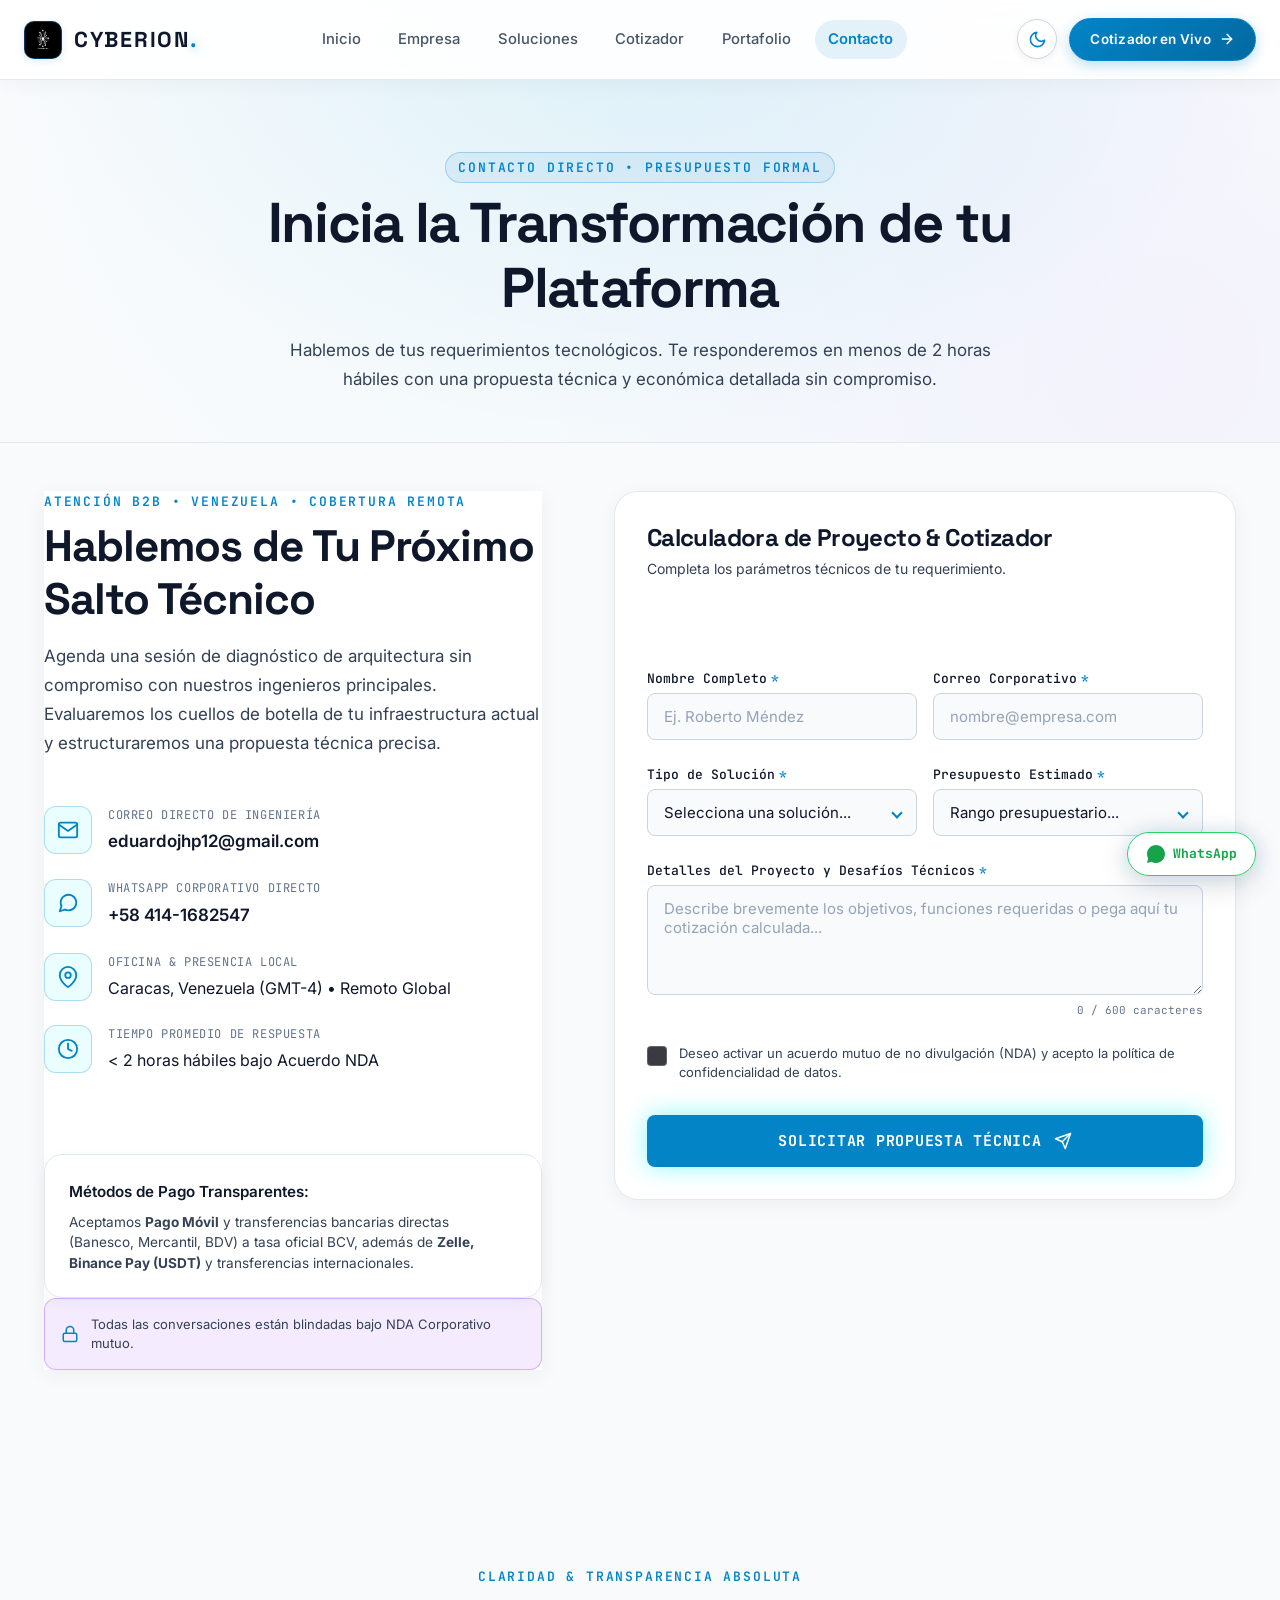
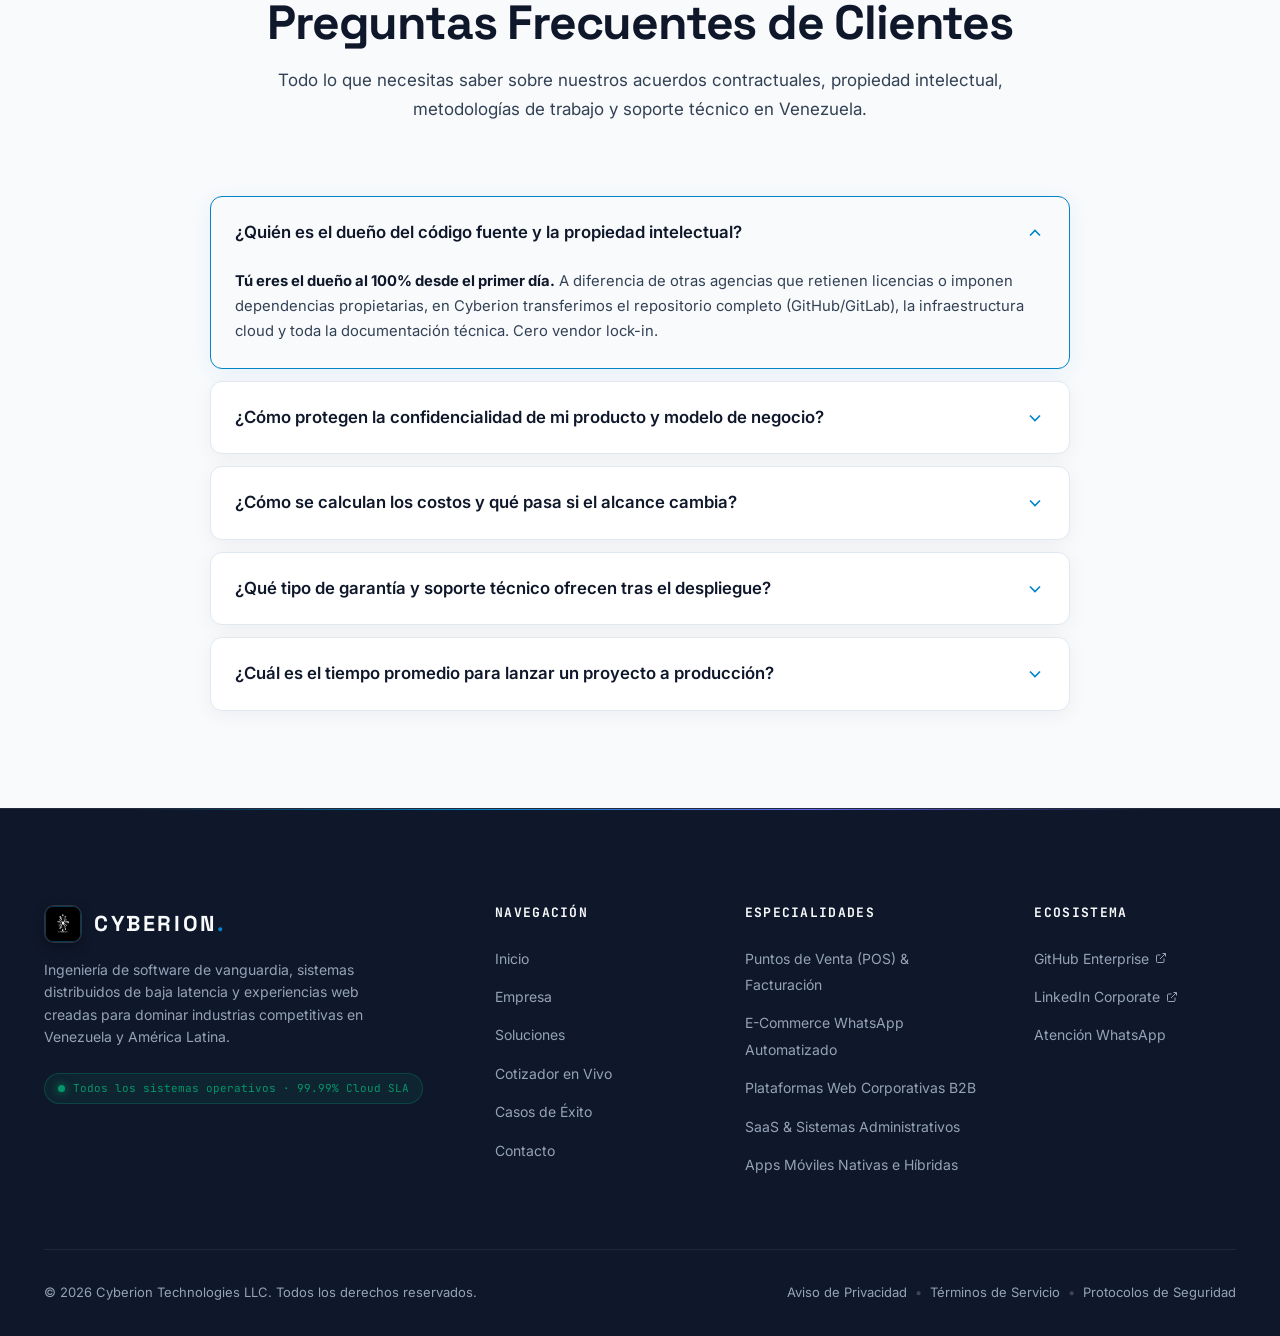
<file: contacto.html>
<!DOCTYPE html>
<html lang="es" class="no-js" data-theme="light">
<head>
  <meta charset="UTF-8">
  <meta name="viewport" content="width=device-width, initial-scale=1.0">
  <meta http-equiv="X-UA-Compatible" content="ie=edge">
  
  <!-- SEO & Metadatos Corporativos -->
  <title>Contacto & Cotización Formal | Cyberion Venezuela</title>
  <meta name="description" content="Ponte en contacto con el equipo de ingenieros de Cyberion. Solicita una cotización formal para tu proyecto de desarrollo web o software con cobro en USD y Bolívares.">
  <meta name="keywords" content="contacto cyberion, contratar programador venezuela, cotizacion software caracas, desarrollo web contacto venezuela">
  <meta name="author" content="Cyberion Engineering Studio">
  <meta name="robots" content="index, follow">
  <meta name="theme-color" content="#F8FAFC">

  <!-- Open Graph -->
  <meta property="og:type" content="website">
  <meta property="og:site_name" content="Cyberion Venezuela">
  <meta property="og:title" content="Contacto & Cotización Formal | Cyberion">
  <meta property="og:description" content="Agenda una sesión de diagnóstico técnico o solicita una cotización con respuesta en menos de 2 horas.">
  <meta property="og:image" content="icono.png">

  <!-- Tipografías de Google Fonts -->
  <link rel="preconnect" href="https://fonts.googleapis.com">
  <link rel="preconnect" href="https://fonts.gstatic.com" crossorigin>
  <link href="https://fonts.googleapis.com/css2?family=Inter:wght@300;400;500;600;700&family=JetBrains+Mono:wght@400;500;600;700&family=Space+Grotesk:wght@500;600;700&display=swap" rel="stylesheet">

  <!-- Hoja de Estilos -->
  <link rel="stylesheet" href="styles.css">

  <!-- Favicon Oficial Circuit Emblem -->
  <link rel="icon" type="image/jpeg" href="icono.png">
  <link rel="icon" type="image/png" href="icono.png">
  <link rel="shortcut icon" href="favicon.png">
  <link rel="apple-touch-icon" href="icono.png">
</head>
<body class="site-body">
  <a href="#main-content" class="skip-link">Saltar al contenido principal</a>

  <!-- NAVBAR PRINCIPAL -->
  <header class="navbar" id="site-header" role="banner">
    <div class="navbar__container">
      <a href="index.html" class="navbar__brand" aria-label="Cyberion - Página de Inicio">
        <span class="navbar__logo-icon" aria-hidden="true">
          <img src="icono.png" alt="Cyberion Logo" class="navbar__logo-img" width="34" height="34">
        </span>
        <span class="navbar__logo-text">CYBERION<span class="navbar__logo-dot">.</span></span>
      </a>

      <nav class="navbar__nav" id="primary-navigation" role="navigation" aria-label="Navegación principal">
        <ul class="navbar__menu" role="menubar">
          <li class="navbar__item" role="none">
            <a href="index.html" class="navbar__link" role="menuitem" data-nav-link>Inicio</a>
          </li>
          <li class="navbar__item" role="none">
            <a href="empresa.html" class="navbar__link" role="menuitem" data-nav-link>Empresa</a>
          </li>
          <li class="navbar__item" role="none">
            <a href="servicios.html" class="navbar__link" role="menuitem" data-nav-link>Soluciones</a>
          </li>
          <li class="navbar__item" role="none">
            <a href="cotizador.html" class="navbar__link" role="menuitem" data-nav-link>Cotizador</a>
          </li>
          <li class="navbar__item" role="none">
            <a href="portafolio.html" class="navbar__link" role="menuitem" data-nav-link>Portafolio</a>
          </li>
          <li class="navbar__item" role="none">
            <a href="contacto.html" class="navbar__link navbar__link--active" role="menuitem" data-nav-link>Contacto</a>
          </li>
        </ul>
      </nav>

      <div class="navbar__actions">
        <button type="button" class="navbar__theme-btn" id="theme-toggle-btn" aria-label="Cambiar tema" title="Cambiar tema">
          <span class="navbar__theme-icon-box" aria-hidden="true">
            <svg class="theme-icon theme-icon--sun" width="18" height="18" viewBox="0 0 24 24" fill="none" stroke="currentColor" stroke-width="2" stroke-linecap="round" stroke-linejoin="round">
              <circle cx="12" cy="12" r="5"></circle>
              <line x1="12" y1="1" x2="12" y2="3"></line>
              <line x1="12" y1="21" x2="12" y2="23"></line>
              <line x1="4.22" y1="4.22" x2="5.64" y2="5.64"></line>
              <line x1="18.36" y1="18.36" x2="19.78" y2="19.78"></line>
              <line x1="1" y1="12" x2="3" y2="12"></line>
              <line x1="21" y1="12" x2="23" y2="12"></line>
              <line x1="4.22" y1="19.78" x2="5.64" y2="18.36"></line>
              <line x1="18.36" y1="5.64" x2="19.78" y2="4.22"></line>
            </svg>
            <svg class="theme-icon theme-icon--moon" width="18" height="18" viewBox="0 0 24 24" fill="none" stroke="currentColor" stroke-width="2" stroke-linecap="round" stroke-linejoin="round" hidden>
              <path d="M21 12.79A9 9 0 1 1 11.21 3 7 7 0 0 0 21 12.79z"></path>
            </svg>
          </span>
        </button>

        <a href="cotizador.html" class="navbar__cta-btn" id="navbar-cta-quote">
          <span class="navbar__cta-text">Cotizador en Vivo</span>
          <svg class="navbar__cta-icon" width="16" height="16" viewBox="0 0 24 24" fill="none" stroke="currentColor" stroke-width="2" stroke-linecap="round" stroke-linejoin="round" aria-hidden="true">
            <line x1="5" y1="12" x2="19" y2="12"></line>
            <polyline points="12 5 19 12 12 19"></polyline>
          </svg>
        </a>

        <button type="button" class="navbar__toggle" id="mobile-menu-toggle" aria-expanded="false" aria-controls="primary-navigation" aria-label="Abrir menú de navegación">
          <span class="navbar__toggle-bar"></span>
          <span class="navbar__toggle-bar"></span>
          <span class="navbar__toggle-bar"></span>
        </button>
      </div>
    </div>
  </header>

  <main id="main-content">
    <!-- CABECERA DE PÁGINA -->
    <section class="page-header">
      <div class="page-header__container">
        <span class="page-header__eyebrow">Contacto Directo &bull; Presupuesto Formal</span>
        <h1 class="page-header__title">Inicia la Transformación de tu Plataforma</h1>
        <p class="page-header__description">
          Hablemos de tus requerimientos tecnológicos. Te responderemos en menos de 2 horas hábiles con una propuesta técnica y económica detallada sin compromiso.
        </p>
      </div>
    </section>

    <!-- FORMULARIO & CANALES DE CONTACTO -->
    <section class="contact" id="contact" style="padding-top: var(--space-2xl);" aria-labelledby="contact-title">
      <div class="contact__container">
        <!-- Bloque Izquierdo: Información Estratégica -->
        <div class="contact__info">
          <span class="contact__eyebrow">Atención B2B &bull; Venezuela &bull; Cobertura Remota</span>
          <h2 class="contact__title" id="contact-title">Hablemos de Tu Próximo Salto Técnico</h2>
          <p class="contact__desc">
            Agenda una sesión de diagnóstico de arquitectura sin compromiso con nuestros ingenieros principales. Evaluaremos los cuellos de botella de tu infraestructura actual y estructuraremos una propuesta técnica precisa.
          </p>

          <div class="contact__channels">
            <div class="contact__channel-item">
              <div class="contact__channel-icon" aria-hidden="true">
                <svg width="22" height="22" viewBox="0 0 24 24" fill="none" stroke="currentColor" stroke-width="2" stroke-linecap="round" stroke-linejoin="round">
                  <path d="M4 4h16c1.1 0 2 .9 2 2v12c0 1.1-.9 2-2 2H4c-1.1 0-2-.9-2-2V6c0-1.1.9-2 2-2z"></path>
                  <polyline points="22,6 12,13 2,6"></polyline>
                </svg>
              </div>
              <div class="contact__channel-meta">
                <span class="contact__channel-label">Correo Directo de Ingeniería</span>
                <a href="mailto:eduardojhp12@gmail.com" class="contact__channel-link">eduardojhp12@gmail.com</a>
              </div>
            </div>

            <div class="contact__channel-item">
              <div class="contact__channel-icon" aria-hidden="true">
                <svg width="22" height="22" viewBox="0 0 24 24" fill="none" stroke="currentColor" stroke-width="2" stroke-linecap="round" stroke-linejoin="round">
                  <path d="M21 11.5a8.38 8.38 0 0 1-.9 3.8 8.5 8.5 0 0 1-7.6 4.7 8.38 8.38 0 0 1-3.8-.9L3 21l1.9-5.7a8.38 8.38 0 0 1-.9-3.8 8.5 8.5 0 0 1 4.7-7.6 8.38 8.38 0 0 1 3.8-.9h.5a8.48 8.48 0 0 1 8 8v.5z"></path>
                </svg>
              </div>
              <div class="contact__channel-meta">
                <span class="contact__channel-label">WhatsApp Corporativo Directo</span>
                <a href="https://wa.me/584141682547?text=Hola%20Cyberion,%20deseo%20asesor%C3%ADa%20inmediata%20por%20WhatsApp" target="_blank" rel="noopener noreferrer" class="contact__channel-link">+58 414-1682547</a>
              </div>
            </div>

            <div class="contact__channel-item">
              <div class="contact__channel-icon" aria-hidden="true">
                <svg width="22" height="22" viewBox="0 0 24 24" fill="none" stroke="currentColor" stroke-width="2" stroke-linecap="round" stroke-linejoin="round">
                  <path d="M21 10c0 7-9 13-9 13s-9-6-9-13a9 9 0 0 1 18 0z"></path>
                  <circle cx="12" cy="10" r="3"></circle>
                </svg>
              </div>
              <div class="contact__channel-meta">
                <span class="contact__channel-label">Oficina & Presencia Local</span>
                <span class="contact__channel-text">Caracas, Venezuela (GMT-4) &bull; Remoto Global</span>
              </div>
            </div>

            <div class="contact__channel-item">
              <div class="contact__channel-icon" aria-hidden="true">
                <svg width="22" height="22" viewBox="0 0 24 24" fill="none" stroke="currentColor" stroke-width="2" stroke-linecap="round" stroke-linejoin="round">
                  <circle cx="12" cy="12" r="10"></circle>
                  <polyline points="12 6 12 12 16 14"></polyline>
                </svg>
              </div>
              <div class="contact__channel-meta">
                <span class="contact__channel-label">Tiempo Promedio de Respuesta</span>
                <span class="contact__channel-text">&lt; 2 horas hábiles bajo Acuerdo NDA</span>
              </div>
            </div>
          </div>

          <!-- Canales de Pago Aceptados en Venezuela -->
          <div class="contact__payment-card">
            <strong class="contact__payment-title">Métodos de Pago Transparentes:</strong>
            <p class="contact__payment-text">
              Aceptamos <strong>Pago Móvil</strong> y transferencias bancarias directas (Banesco, Mercantil, BDV) a tasa oficial BCV, además de <strong>Zelle, Binance Pay (USDT)</strong> y transferencias internacionales.
            </p>
          </div>

          <!-- Sello de Seguridad y Confidencialidad -->
          <div class="contact__security-seal">
            <span class="contact__security-icon" aria-hidden="true">
              <svg width="18" height="18" viewBox="0 0 24 24" fill="none" stroke="currentColor" stroke-width="2" stroke-linecap="round" stroke-linejoin="round">
                <rect x="3" y="11" width="18" height="11" rx="2" ry="2"></rect>
                <path d="M7 11V7a5 5 0 0 1 10 0v4"></path>
              </svg>
            </span>
            <span class="contact__security-text">Todas las conversaciones están blindadas bajo NDA Corporativo mutuo.</span>
          </div>
        </div>

        <!-- Bloque Derecho: Formulario Interactivo y Cotizador -->
        <div class="contact__form-card" id="contact-form">
          <div class="contact__form-header">
            <h3 class="contact__form-title">Calculadora de Proyecto & Cotizador</h3>
            <p class="contact__form-subtitle">Completa los parámetros técnicos de tu requerimiento.</p>
          </div>

          <form class="contact-form" id="project-form" action="https://formsubmit.co/eduardojhp12@gmail.com" method="POST" novalidate aria-label="Formulario de cotización de proyectos">
            <!-- Configuración FormSubmit para entrega directa en eduardojhp12@gmail.com -->
            <input type="hidden" name="_subject" value="Nueva Solicitud de Proyecto - Cyberion">
            <input type="hidden" name="_template" value="table">
            <input type="hidden" name="_captcha" value="false">
            <input type="hidden" name="_next" value="contacto.html?status=success">

            <!-- Mensaje General de Notificación/Feedback de Envío -->
            <div class="contact-form__alert" id="form-general-feedback" role="alert" aria-live="assertive" hidden></div>

            <!-- Fila 1: Nombre y Correo -->
            <div class="contact-form__row">
              <div class="contact-form__group" id="group-fullname">
                <label for="input-fullname" class="contact-form__label">
                  Nombre Completo <span class="contact-form__required" aria-hidden="true">*</span>
                </label>
                <div class="contact-form__input-wrapper">
                  <input type="text" id="input-fullname" name="fullname" class="contact-form__input" placeholder="Ej. Roberto Méndez" required autocomplete="name" aria-describedby="err-fullname">
                  <span class="contact-form__status-icon" aria-hidden="true"></span>
                </div>
                <span class="contact-form__error" id="err-fullname" role="alert">Ingresa un nombre válido (mínimo 3 caracteres).</span>
              </div>

              <div class="contact-form__group" id="group-email">
                <label for="input-email" class="contact-form__label">
                  Correo Corporativo <span class="contact-form__required" aria-hidden="true">*</span>
                </label>
                <div class="contact-form__input-wrapper">
                  <input type="email" id="input-email" name="email" class="contact-form__input" placeholder="nombre@empresa.com" required autocomplete="email" aria-describedby="err-email">
                  <span class="contact-form__status-icon" aria-hidden="true"></span>
                </div>
                <span class="contact-form__error" id="err-email" role="alert">Ingresa un correo corporativo válido.</span>
              </div>
            </div>

            <!-- Fila 2: Tipo de Solución y Presupuesto -->
            <div class="contact-form__row">
              <div class="contact-form__group" id="group-service">
                <label for="select-service" class="contact-form__label">
                  Tipo de Solución <span class="contact-form__required" aria-hidden="true">*</span>
                </label>
                <div class="contact-form__input-wrapper contact-form__input-wrapper--select">
                  <select id="select-service" name="service" class="contact-form__select" required aria-describedby="err-service">
                    <option value="" disabled selected>Selecciona una solución...</option>
                    <option value="webapp">Sistema Administrativo & POS Multimoneda ($ / Bs.)</option>
                    <option value="ecommerce">Tienda Online con Catálogo & WhatsApp</option>
                    <option value="landing">Página Web Corporativa / Marca Personal</option>
                    <option value="software">Software a Medida & Plataforma Web</option>
                    <option value="mobile">Aplicación Móvil (Android / iOS)</option>
                  </select>
                  <span class="contact-form__select-arrow" aria-hidden="true"></span>
                </div>
                <span class="contact-form__error" id="err-service" role="alert">Por favor selecciona el tipo de solución requerido.</span>
              </div>

              <div class="contact-form__group" id="group-budget">
                <label for="select-budget" class="contact-form__label">
                  Presupuesto Estimado <span class="contact-form__required" aria-hidden="true">*</span>
                </label>
                <div class="contact-form__input-wrapper contact-form__input-wrapper--select">
                  <select id="select-budget" name="budget" class="contact-form__select" required aria-describedby="err-budget">
                    <option value="" disabled selected>Rango presupuestario...</option>
                    <option value="tier-1">Menos de $400 USD (hasta 18,000 Bs.)</option>
                    <option value="tier-2">$400 – $900 USD (18,000 – 40,500 Bs.)</option>
                    <option value="tier-3">$900 – $2,000 USD (40,500 – 90,000 Bs.)</option>
                    <option value="tier-4">Más de $2,000 USD (90,000+ Bs. / Corporativo)</option>
                  </select>
                  <span class="contact-form__select-arrow" aria-hidden="true"></span>
                </div>
                <span class="contact-form__error" id="err-budget" role="alert">Por favor indica un rango presupuestario estimado.</span>
              </div>
            </div>

            <!-- Fila 3: Detalles del Requerimiento -->
            <div class="contact-form__group" id="group-details">
              <label for="textarea-details" class="contact-form__label">
                Detalles del Proyecto y Desafíos Técnicos <span class="contact-form__required" aria-hidden="true">*</span>
              </label>
              <div class="contact-form__input-wrapper">
                <textarea id="textarea-details" name="details" class="contact-form__textarea" rows="4" placeholder="Describe brevemente los objetivos, funciones requeridas o pega aquí tu cotización calculada..." required aria-describedby="err-details"></textarea>
              </div>
              <div class="contact-form__counter">
                <span id="char-counter">0</span> / 600 caracteres
              </div>
              <span class="contact-form__error" id="err-details" role="alert">Por favor describe tu proyecto (mínimo 20 caracteres para darte un análisis certero).</span>
            </div>

            <!-- Fila 4: Aceptación de NDA / Términos -->
            <div class="contact-form__group contact-form__group--checkbox" id="group-nda">
              <label class="contact-form__checkbox-label">
                <input type="checkbox" id="checkbox-nda" name="nda_agreed" class="contact-form__checkbox" required aria-describedby="err-nda">
                <span class="contact-form__checkbox-custom" aria-hidden="true"></span>
                <span class="contact-form__checkbox-text">
                  Deseo activar un acuerdo mutuo de no divulgación (NDA) y acepto la política de confidencialidad de datos.
                </span>
              </label>
              <span class="contact-form__error" id="err-nda" role="alert">Debes aceptar los términos y el acuerdo de confidencialidad.</span>
            </div>

            <!-- Botón de Envío -->
            <button type="submit" class="contact-form__submit-btn" id="btn-submit-proposal">
              <span class="contact-form__btn-text">Solicitar Propuesta Técnica</span>
              <span class="contact-form__spinner" aria-hidden="true" hidden></span>
              <svg class="contact-form__btn-icon" width="18" height="18" viewBox="0 0 24 24" fill="none" stroke="currentColor" stroke-width="2" stroke-linecap="round" stroke-linejoin="round" aria-hidden="true">
                <line x1="22" y1="2" x2="11" y2="13"></line>
                <polygon points="22 2 15 22 11 13 2 9 22 2"></polygon>
              </svg>
            </button>
          </form>
        </div>
      </div>
    </section>

    <!-- PREGUNTAS FRECUENTES (FAQ) -->
    <section class="faq" id="faq" aria-labelledby="faq-title">
      <div class="faq__container">
        <header class="faq__header">
          <span class="faq__eyebrow">Claridad & Transparencia Absoluta</span>
          <h2 class="faq__title" id="faq-title">Preguntas Frecuentes de Clientes</h2>
          <p class="faq__description">
            Todo lo que necesitas saber sobre nuestros acuerdos contractuales, propiedad intelectual, metodologías de trabajo y soporte técnico en Venezuela.
          </p>
        </header>

        <div class="faq__accordion" role="region" aria-label="Lista de preguntas frecuentes">
          <!-- FAQ 1 -->
          <div class="faq-item faq-item--open">
            <button type="button" class="faq-item__trigger" aria-expanded="true" aria-controls="faq-ans-1" id="faq-q-1">
              <span class="faq-item__question">&iquest;Quién es el dueño del código fuente y la propiedad intelectual?</span>
              <span class="faq-item__icon" aria-hidden="true">
                <svg width="20" height="20" viewBox="0 0 24 24" fill="none" stroke="currentColor" stroke-width="2"><polyline points="6 9 12 15 18 9"/></svg>
              </span>
            </button>
            <div class="faq-item__panel" id="faq-ans-1" role="region" aria-labelledby="faq-q-1">
              <div class="faq-item__content">
                <p>
                  <strong>Tú eres el dueño al 100% desde el primer día.</strong> A diferencia de otras agencias que retienen licencias o imponen dependencias propietarias, en Cyberion transferimos el repositorio completo (GitHub/GitLab), la infraestructura cloud y toda la documentación técnica. Cero vendor lock-in.
                </p>
              </div>
            </div>
          </div>

          <!-- FAQ 2 -->
          <div class="faq-item">
            <button type="button" class="faq-item__trigger" aria-expanded="false" aria-controls="faq-ans-2" id="faq-q-2">
              <span class="faq-item__question">&iquest;Cómo protegen la confidencialidad de mi producto y modelo de negocio?</span>
              <span class="faq-item__icon" aria-hidden="true">
                <svg width="20" height="20" viewBox="0 0 24 24" fill="none" stroke="currentColor" stroke-width="2"><polyline points="6 9 12 15 18 9"/></svg>
              </span>
            </button>
            <div class="faq-item__panel" id="faq-ans-2" role="region" aria-labelledby="faq-q-2" hidden>
              <div class="faq-item__content">
                <p>
                  Firmamos un <strong>Acuerdo de No Divulgación (NDA) corporativo vinculante</strong> antes de que compartas cualquier especificación interna, código preexistente o modelo de negocio. Todo nuestro personal opera bajo cláusulas de confidencialidad estrictas y nuestros entornos cuentan con cifrado de alto nivel.
                </p>
              </div>
            </div>
          </div>

          <!-- FAQ 3 -->
          <div class="faq-item">
            <button type="button" class="faq-item__trigger" aria-expanded="false" aria-controls="faq-ans-3" id="faq-q-3">
              <span class="faq-item__question">&iquest;Cómo se calculan los costos y qué pasa si el alcance cambia?</span>
              <span class="faq-item__icon" aria-hidden="true">
                <svg width="20" height="20" viewBox="0 0 24 24" fill="none" stroke="currentColor" stroke-width="2"><polyline points="6 9 12 15 18 9"/></svg>
              </span>
            </button>
            <div class="faq-item__panel" id="faq-ans-3" role="region" aria-labelledby="faq-q-3" hidden>
              <div class="faq-item__content">
                <p>
                  Nuestras cotizaciones son transparentes y estructuradas por módulos e hitos de entrega. Nuestro cotizador interactivo te brinda un rango presupuestario exacto. Si durante el desarrollo identificas nuevas necesidades de negocio, las gestionamos mediante sprints ágiles o add-ons acordados previamente sin sorpresas en la facturación.
                </p>
              </div>
            </div>
          </div>

          <!-- FAQ 4 -->
          <div class="faq-item">
            <button type="button" class="faq-item__trigger" aria-expanded="false" aria-controls="faq-ans-4" id="faq-q-4">
              <span class="faq-item__question">&iquest;Qué tipo de garantía y soporte técnico ofrecen tras el despliegue?</span>
              <span class="faq-item__icon" aria-hidden="true">
                <svg width="20" height="20" viewBox="0 0 24 24" fill="none" stroke="currentColor" stroke-width="2"><polyline points="6 9 12 15 18 9"/></svg>
              </span>
            </button>
            <div class="faq-item__panel" id="faq-ans-4" role="region" aria-labelledby="faq-q-4" hidden>
              <div class="faq-item__content">
                <p>
                  Todos nuestros proyectos cuentan con <strong>90 días de garantía total de estabilidad y corrección de bugs sin costo adicional</strong>. Además, disponemos de pólizas mensuales de mantenimiento evolutivo, monitoreo de métricas 24/7 y soporte continuo para comercios en Venezuela.
                </p>
              </div>
            </div>
          </div>

          <!-- FAQ 5 -->
          <div class="faq-item">
            <button type="button" class="faq-item__trigger" aria-expanded="false" aria-controls="faq-ans-5" id="faq-q-5">
              <span class="faq-item__question">&iquest;Cuál es el tiempo promedio para lanzar un proyecto a producción?</span>
              <span class="faq-item__icon" aria-hidden="true">
                <svg width="20" height="20" viewBox="0 0 24 24" fill="none" stroke="currentColor" stroke-width="2"><polyline points="6 9 12 15 18 9"/></svg>
              </span>
            </button>
            <div class="faq-item__panel" id="faq-ans-5" role="region" aria-labelledby="faq-q-5" hidden>
              <div class="faq-item__content">
                <p>
                  Una página web profesional o tienda online con WhatsApp se entrega típicamente entre <strong>2 y 4 semanas</strong>. Sistemas de facturación POS o plataformas administrativas personalizadas requieren entre 4 y 8 semanas con demostraciones funcionales cada 14 días.
                </p>
              </div>
            </div>
          </div>
        </div>
      </div>
    </section>
  </main>

  <!-- FOOTER -->
  <footer class="footer" role="contentinfo">
    <div class="footer__container">
      <div class="footer__top">
        <div class="footer__brand-col">
          <a href="index.html" class="footer__brand" aria-label="Cyberion - Volver arriba">
            <span class="footer__logo-icon" aria-hidden="true">
              <img src="icono.png" alt="Cyberion Logo" class="footer__logo-img" width="32" height="32">
            </span>
            <span class="footer__logo-text">CYBERION<span class="footer__logo-dot">.</span></span>
          </a>
          <p class="footer__tagline">
            Ingeniería de software de vanguardia, sistemas distribuidos de baja latencia y experiencias web creadas para dominar industrias competitivas en Venezuela y América Latina.
          </p>
          <div class="footer__system-status" role="status">
            <span class="footer__status-indicator" aria-hidden="true"></span>
            <span class="footer__status-text">Todos los sistemas operativos &middot; 99.99% Cloud SLA</span>
          </div>
        </div>

        <div class="footer__nav-col">
          <h4 class="footer__col-title">Navegación</h4>
          <ul class="footer__list">
            <li class="footer__item"><a href="index.html" class="footer__link">Inicio</a></li>
            <li class="footer__item"><a href="empresa.html" class="footer__link">Empresa</a></li>
            <li class="footer__item"><a href="servicios.html" class="footer__link">Soluciones</a></li>
            <li class="footer__item"><a href="cotizador.html" class="footer__link">Cotizador en Vivo</a></li>
            <li class="footer__item"><a href="portafolio.html" class="footer__link">Casos de Éxito</a></li>
            <li class="footer__item"><a href="contacto.html" class="footer__link">Contacto</a></li>
          </ul>
        </div>

        <div class="footer__nav-col">
          <h4 class="footer__col-title">Especialidades</h4>
          <ul class="footer__list">
            <li class="footer__item"><a href="servicios.html" class="footer__link">Puntos de Venta (POS) & Facturación</a></li>
            <li class="footer__item"><a href="servicios.html" class="footer__link">E-Commerce WhatsApp Automatizado</a></li>
            <li class="footer__item"><a href="servicios.html" class="footer__link">Plataformas Web Corporativas B2B</a></li>
            <li class="footer__item"><a href="servicios.html" class="footer__link">SaaS & Sistemas Administrativos</a></li>
            <li class="footer__item"><a href="servicios.html" class="footer__link">Apps Móviles Nativas e Híbridas</a></li>
          </ul>
        </div>

        <div class="footer__nav-col">
          <h4 class="footer__col-title">Ecosistema</h4>
          <ul class="footer__list">
            <li class="footer__item">
              <a href="https://github.com" target="_blank" rel="noopener noreferrer" class="footer__link footer__link--external">
                <span>GitHub Enterprise</span>
                <svg width="12" height="12" viewBox="0 0 24 24" fill="none" stroke="currentColor" stroke-width="2"><path d="M18 13v6a2 2 0 0 1-2 2H5a2 2 0 0 1-2-2V8a2 2 0 0 1 2-2h6"></path><polyline points="15 3 21 3 21 9"></polyline><line x1="10" y1="14" x2="21" y2="3"></line></svg>
              </a>
            </li>
            <li class="footer__item">
              <a href="https://linkedin.com" target="_blank" rel="noopener noreferrer" class="footer__link footer__link--external">
                <span>LinkedIn Corporate</span>
                <svg width="12" height="12" viewBox="0 0 24 24" fill="none" stroke="currentColor" stroke-width="2"><path d="M18 13v6a2 2 0 0 1-2 2H5a2 2 0 0 1-2-2V8a2 2 0 0 1 2-2h6"></path><polyline points="15 3 21 3 21 9"></polyline><line x1="10" y1="14" x2="21" y2="3"></line></svg>
              </a>
            </li>
            <li class="footer__item">
              <a href="https://wa.me/584141682547?text=Hola%20Cyberion,%20deseo%20asesor%C3%ADa%20sobre%20desarrollo%20de%20software" target="_blank" rel="noopener noreferrer" class="footer__link">
                <span>Atención WhatsApp</span>
              </a>
            </li>
          </ul>
        </div>
      </div>

      <div class="footer__bottom">
        <div class="footer__copyright">
          &copy; <span id="current-year">2026</span> Cyberion Technologies LLC. Todos los derechos reservados.
        </div>
        <div class="footer__legal">
          <a href="#privacy" class="footer__legal-link">Aviso de Privacidad</a>
          <span class="footer__separator" aria-hidden="true">&bull;</span>
          <a href="#terms" class="footer__legal-link">Términos de Servicio</a>
          <span class="footer__separator" aria-hidden="true">&bull;</span>
          <a href="#security" class="footer__legal-link">Protocolos de Seguridad</a>
        </div>
      </div>
    </div>
  </footer>

  <!-- Botón Flotante de Acción Rápida (WhatsApp) -->
  <div class="floating-quick-actions" aria-label="Acciones rápidas de contacto">
    <a href="https://wa.me/584141682547?text=Hola%20Cyberion,%20deseo%20asesor%C3%ADa%20inmediata%20por%20WhatsApp" class="floating-action-btn floating-action-btn--whatsapp" target="_blank" rel="noopener noreferrer" aria-label="Contactar por WhatsApp">
      <span class="floating-action-btn__icon" aria-hidden="true">
        <svg width="18" height="18" viewBox="0 0 24 24" fill="currentColor"><path d="M12.031 6.172c-3.181 0-5.767 2.586-5.768 5.766-.001 1.298.38 2.27 1.019 3.287l-.582 2.128 2.182-.573c.978.58 1.911.928 3.145.929 3.178 0 5.767-2.587 5.768-5.766.001-3.187-2.575-5.77-5.764-5.771zm3.392 8.244c-.144.405-.837.774-1.17.824-.299.045-.677.063-1.092-.069-.252-.08-.575-.187-.988-.365-1.739-.751-2.874-2.502-2.961-2.617-.087-.116-.708-.94-.708-1.793s.448-1.273.607-1.446c.159-.173.346-.217.462-.217l.332.007c.106.005.249-.04.39.298.144.347.491 1.2.534 1.287.043.087.072.188.014.304-.058.116-.087.188-.173.289l-.26.304c-.087.086-.177.18-.076.354.101.174.449.741.964 1.201.662.591 1.221.774 1.394.86.173.086.275.072.376-.044.101-.116.433-.506.549-.68.116-.173.231-.145.39-.087s1.011.477 1.184.564.289.13.332.202c.045.072.045.419-.099.824zm-3.423-14.416c-6.627 0-12 5.373-12 12 0 2.155.57 4.178 1.564 5.928l-1.664 6.072 6.223-1.633c1.7 1 3.7 1.633 5.877 1.633 6.627 0 12-5.373 12-12s-5.373-12-12-12z"/></svg>
      </span>
      <span>WhatsApp</span>
    </a>
  </div>

  <!-- MODAL DE DESPACHO DIRECTO (GMAIL, CORREO, WHATSAPP & CLIPBOARD) -->
  <div class="dispatch-modal" id="dispatch-modal" role="dialog" aria-modal="true" aria-labelledby="dispatch-modal-title" hidden>
    <div class="dispatch-modal__backdrop" id="dispatch-modal-backdrop"></div>
    <div class="dispatch-modal__dialog">
      <div class="dispatch-modal__card">
        <div class="dispatch-modal__header">
          <div class="dispatch-modal__badge">
            <span class="dispatch-modal__badge-dot" aria-hidden="true"></span>
            <span>Despacho Directo &bull; eduardojhp12@gmail.com</span>
          </div>
          <button type="button" class="dispatch-modal__close-btn" id="dispatch-modal-close" aria-label="Cerrar ventana">
            &times;
          </button>
        </div>

        <div class="dispatch-modal__body">
          <div class="dispatch-modal__icon-wrap" aria-hidden="true">
            <svg width="32" height="32" viewBox="0 0 24 24" fill="none" stroke="currentColor" stroke-width="2.2" stroke-linecap="round" stroke-linejoin="round">
              <path d="M22 11.08V12a10 10 0 1 1-5.93-9.14"></path>
              <polyline points="22 4 12 14.01 9 11.01"></polyline>
            </svg>
          </div>

          <h3 class="dispatch-modal__title" id="dispatch-modal-title">¡Requerimiento Listo para Despacho!</h3>
          <p class="dispatch-modal__subtitle" id="dispatch-modal-subtitle">
            Tu propuesta técnica ha sido estructurada. Elige tu canal preferido para enviarla directamente a nuestro equipo principal:
          </p>

          <!-- Resumen de Datos Dinámico -->
          <div class="dispatch-modal__summary-box" id="dispatch-modal-summary">
            <!-- Se completa dinámicamente con JS -->
          </div>

          <!-- Mensaje de Estado / Guía -->
          <div class="dispatch-modal__channel-notice" id="dispatch-modal-status-note">
            <!-- Se completa dinámicamente con JS -->
          </div>

          <!-- Acciones Directas de Alto Impacto -->
          <div class="dispatch-modal__actions">
            <a href="#" class="dispatch-modal__btn dispatch-modal__btn--gmail" id="dispatch-btn-gmail" target="_blank" rel="noopener noreferrer">
              <svg width="20" height="20" viewBox="0 0 24 24" fill="none" stroke="currentColor" stroke-width="2" stroke-linecap="round" stroke-linejoin="round" aria-hidden="true">
                <path d="M4 4h16c1.1 0 2 .9 2 2v12c0 1.1-.9 2-2 2H4c-1.1 0-2-.9-2-2V6c0-1.1.9-2 2-2z"></path>
                <polyline points="22,6 12,13 2,6"></polyline>
              </svg>
              <span>✉️ Abrir en Gmail (Envío Directo)</span>
            </a>

            <a href="#" class="dispatch-modal__btn dispatch-modal__btn--whatsapp" id="dispatch-btn-whatsapp" target="_blank" rel="noopener noreferrer">
              <svg width="20" height="20" viewBox="0 0 24 24" fill="none" stroke="currentColor" stroke-width="2" stroke-linecap="round" stroke-linejoin="round" aria-hidden="true">
                <path d="M21 11.5a8.38 8.38 0 0 1-.9 3.8 8.5 8.5 0 0 1-7.6 4.7 8.38 8.38 0 0 1-3.8-.9L3 21l1.9-5.7a8.38 8.38 0 0 1-.9-3.8 8.5 8.5 0 0 1 4.7-7.6 8.38 8.38 0 0 1 3.8-.9h.5a8.48 8.48 0 0 1 8 8v.5z"></path>
              </svg>
              <span>💬 Enviar por WhatsApp Oficial</span>
            </a>

            <button type="button" class="dispatch-modal__btn dispatch-modal__btn--copy" id="dispatch-btn-copy">
              <svg width="18" height="18" viewBox="0 0 24 24" fill="none" stroke="currentColor" stroke-width="2" stroke-linecap="round" stroke-linejoin="round" aria-hidden="true">
                <rect x="9" y="9" width="13" height="13" rx="2" ry="2"></rect>
                <path d="M5 15H4a2 2 0 0 1-2-2V4a2 2 0 0 1 2-2h9a2 2 0 0 1 2 2v1"></path>
              </svg>
              <span id="dispatch-copy-text">📋 Copiar Resumen Técnico</span>
            </button>

            <a href="#" class="dispatch-modal__link-mailto" id="dispatch-link-mailto">
              O enviar usando tu cliente de correo (Outlook, Apple Mail, Thunderbird) &rarr;
            </a>
          </div>
        </div>
      </div>
    </div>
  </div>

  <script src="app.js"></script>
</body>
</html>
</file>
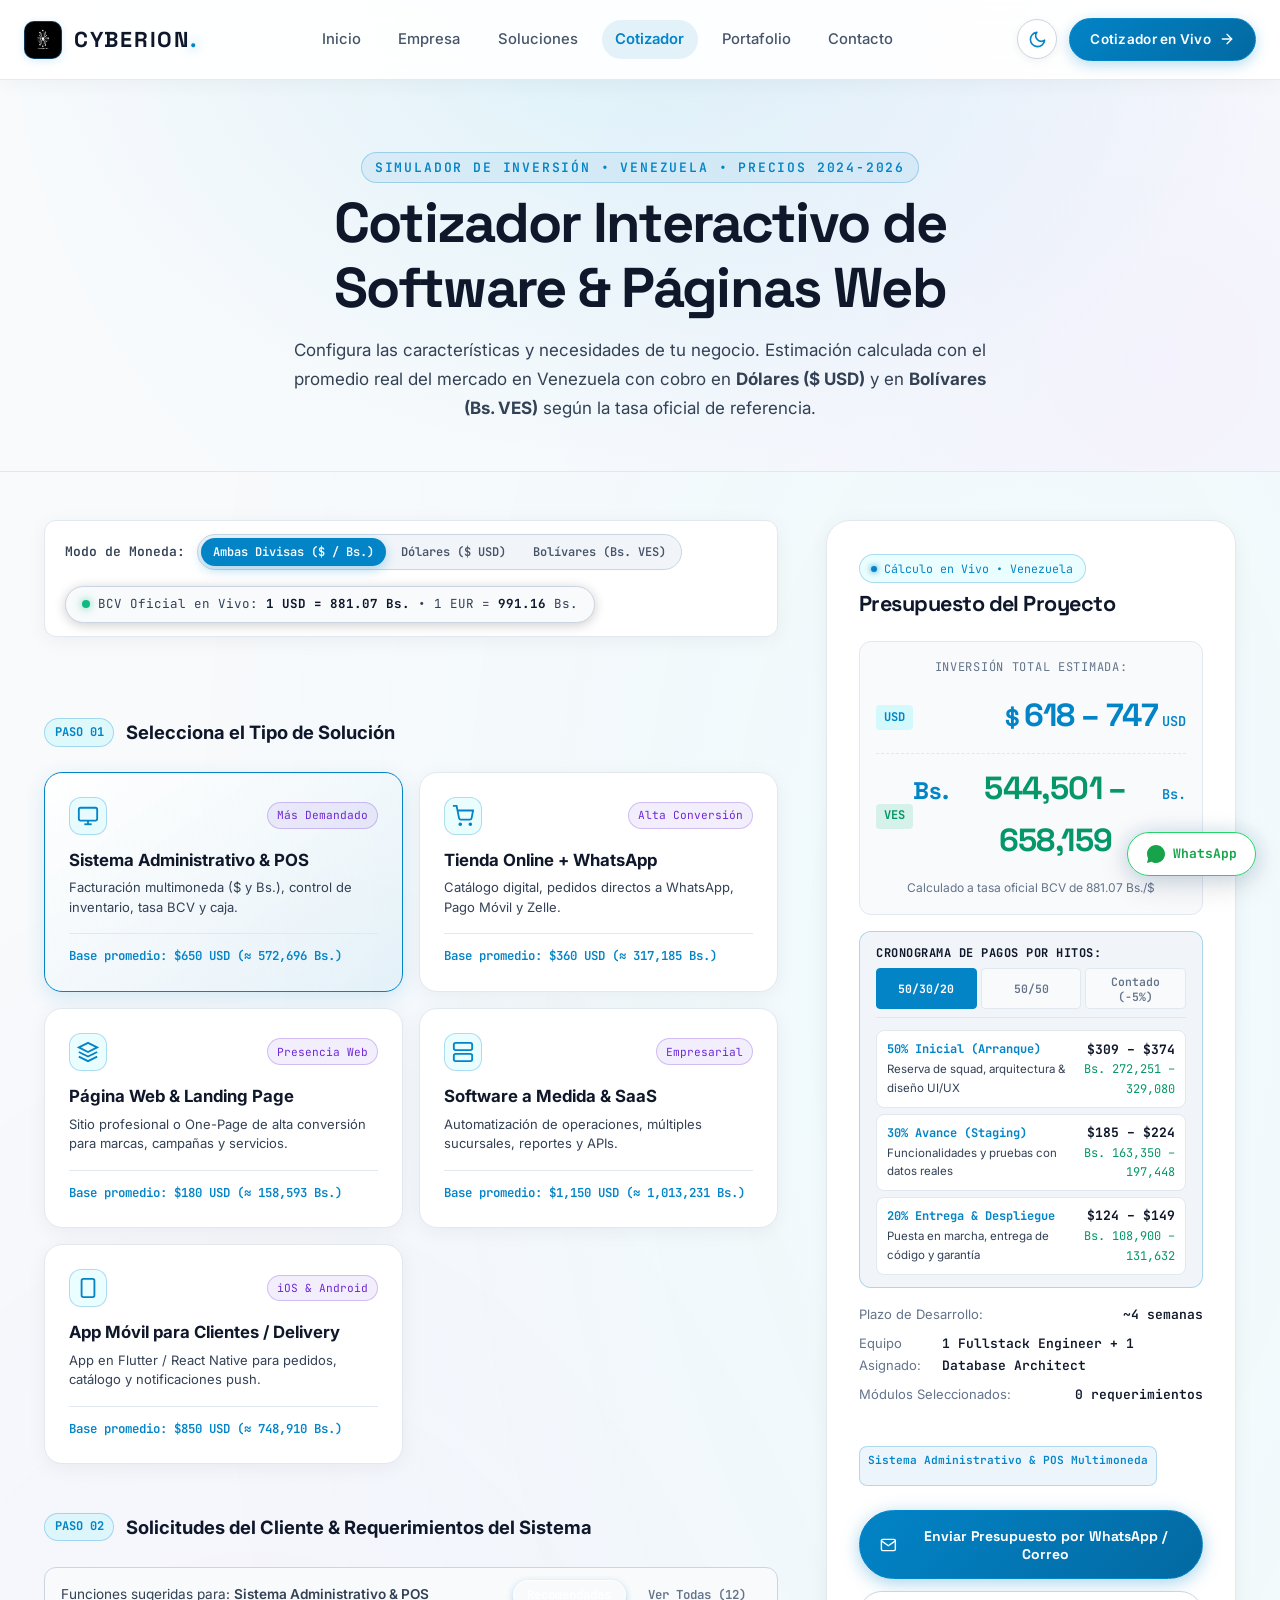
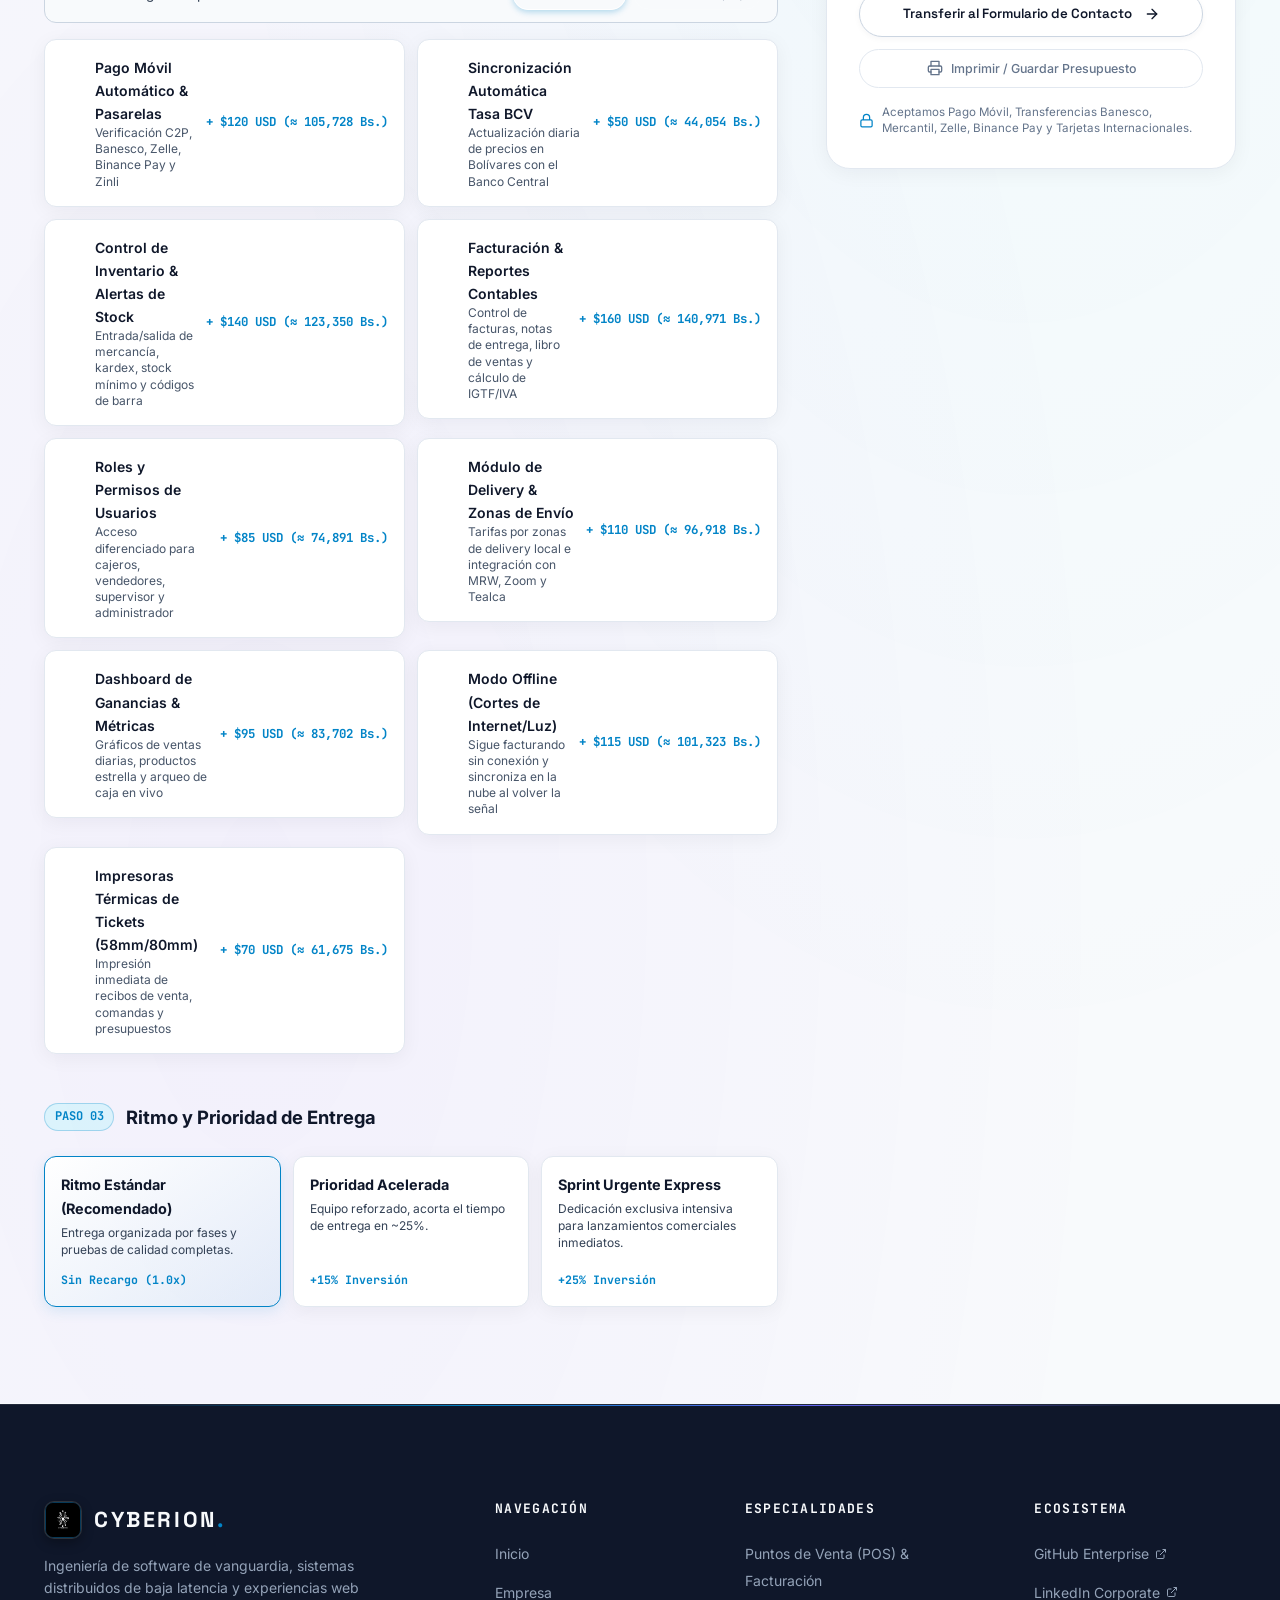
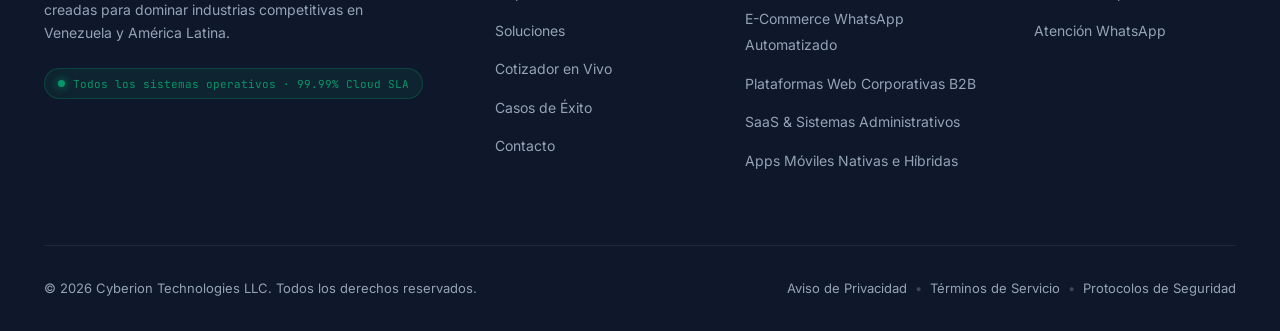
<file: cotizador.html>
<!DOCTYPE html>
<html lang="es" class="no-js" data-theme="light">
<head>
  <meta charset="UTF-8">
  <meta name="viewport" content="width=device-width, initial-scale=1.0">
  <meta http-equiv="X-UA-Compatible" content="ie=edge">
  
  <!-- SEO & Metadatos Corporativos -->
  <title>Cotizador Interactivo de Software & Web en Venezuela | Cyberion</title>
  <meta name="description" content="Calcula al instante la inversión de tu página web, tienda online WhatsApp, sistema POS o app móvil en Venezuela. Cotización en Dólares ($) y Bolívares (Bs.) con tasa oficial BCV.">
  <meta name="keywords" content="cotizador software venezuela, cuanto cuesta pagina web venezuela, precio sistema pos bcv, cotizar tienda online caracas, presupuesto desarrollo software">
  <meta name="author" content="Cyberion Engineering Studio">
  <meta name="robots" content="index, follow">
  <meta name="theme-color" content="#F8FAFC">

  <!-- Open Graph -->
  <meta property="og:type" content="website">
  <meta property="og:site_name" content="Cyberion Venezuela">
  <meta property="og:title" content="Cotizador en Tiempo Real | Cyberion Venezuela">
  <meta property="og:description" content="Simula tu presupuesto de desarrollo web y software con precios transparentes en USD y Bolívares a tasa oficial BCV.">
  <meta property="og:image" content="icono.png">

  <!-- Tipografías de Google Fonts -->
  <link rel="preconnect" href="https://fonts.googleapis.com">
  <link rel="preconnect" href="https://fonts.gstatic.com" crossorigin>
  <link href="https://fonts.googleapis.com/css2?family=Inter:wght@300;400;500;600;700&family=JetBrains+Mono:wght@400;500;600;700&family=Space+Grotesk:wght@500;600;700&display=swap" rel="stylesheet">

  <!-- Hoja de Estilos -->
  <link rel="stylesheet" href="styles.css">

  <!-- Favicon Oficial Circuit Emblem -->
  <link rel="icon" type="image/jpeg" href="icono.png">
  <link rel="icon" type="image/png" href="icono.png">
  <link rel="shortcut icon" href="favicon.png">
  <link rel="apple-touch-icon" href="icono.png">
</head>
<body class="site-body">
  <a href="#main-content" class="skip-link">Saltar al contenido principal</a>

  <!-- NAVBAR PRINCIPAL -->
  <header class="navbar" id="site-header" role="banner">
    <div class="navbar__container">
      <a href="index.html" class="navbar__brand" aria-label="Cyberion - Página de Inicio">
        <span class="navbar__logo-icon" aria-hidden="true">
          <img src="icono.png" alt="Cyberion Logo" class="navbar__logo-img" width="34" height="34">
        </span>
        <span class="navbar__logo-text">CYBERION<span class="navbar__logo-dot">.</span></span>
      </a>

      <nav class="navbar__nav" id="primary-navigation" role="navigation" aria-label="Navegación principal">
        <ul class="navbar__menu" role="menubar">
          <li class="navbar__item" role="none">
            <a href="index.html" class="navbar__link" role="menuitem" data-nav-link>Inicio</a>
          </li>
          <li class="navbar__item" role="none">
            <a href="empresa.html" class="navbar__link" role="menuitem" data-nav-link>Empresa</a>
          </li>
          <li class="navbar__item" role="none">
            <a href="servicios.html" class="navbar__link" role="menuitem" data-nav-link>Soluciones</a>
          </li>
          <li class="navbar__item" role="none">
            <a href="cotizador.html" class="navbar__link navbar__link--active" role="menuitem" data-nav-link>Cotizador</a>
          </li>
          <li class="navbar__item" role="none">
            <a href="portafolio.html" class="navbar__link" role="menuitem" data-nav-link>Portafolio</a>
          </li>
          <li class="navbar__item" role="none">
            <a href="contacto.html" class="navbar__link" role="menuitem" data-nav-link>Contacto</a>
          </li>
        </ul>
      </nav>

      <div class="navbar__actions">
        <button type="button" class="navbar__theme-btn" id="theme-toggle-btn" aria-label="Cambiar tema" title="Cambiar tema">
          <span class="navbar__theme-icon-box" aria-hidden="true">
            <svg class="theme-icon theme-icon--sun" width="18" height="18" viewBox="0 0 24 24" fill="none" stroke="currentColor" stroke-width="2" stroke-linecap="round" stroke-linejoin="round">
              <circle cx="12" cy="12" r="5"></circle>
              <line x1="12" y1="1" x2="12" y2="3"></line>
              <line x1="12" y1="21" x2="12" y2="23"></line>
              <line x1="4.22" y1="4.22" x2="5.64" y2="5.64"></line>
              <line x1="18.36" y1="18.36" x2="19.78" y2="19.78"></line>
              <line x1="1" y1="12" x2="3" y2="12"></line>
              <line x1="21" y1="12" x2="23" y2="12"></line>
              <line x1="4.22" y1="19.78" x2="5.64" y2="18.36"></line>
              <line x1="18.36" y1="5.64" x2="19.78" y2="4.22"></line>
            </svg>
            <svg class="theme-icon theme-icon--moon" width="18" height="18" viewBox="0 0 24 24" fill="none" stroke="currentColor" stroke-width="2" stroke-linecap="round" stroke-linejoin="round" hidden>
              <path d="M21 12.79A9 9 0 1 1 11.21 3 7 7 0 0 0 21 12.79z"></path>
            </svg>
          </span>
        </button>

        <a href="cotizador.html" class="navbar__cta-btn" id="navbar-cta-quote">
          <span class="navbar__cta-text">Cotizador en Vivo</span>
          <svg class="navbar__cta-icon" width="16" height="16" viewBox="0 0 24 24" fill="none" stroke="currentColor" stroke-width="2" stroke-linecap="round" stroke-linejoin="round" aria-hidden="true">
            <line x1="5" y1="12" x2="19" y2="12"></line>
            <polyline points="12 5 19 12 12 19"></polyline>
          </svg>
        </a>

        <button type="button" class="navbar__toggle" id="mobile-menu-toggle" aria-expanded="false" aria-controls="primary-navigation" aria-label="Abrir menú de navegación">
          <span class="navbar__toggle-bar"></span>
          <span class="navbar__toggle-bar"></span>
          <span class="navbar__toggle-bar"></span>
        </button>
      </div>
    </div>
  </header>

  <main id="main-content">
    <!-- CABECERA DE PÁGINA -->
    <section class="page-header">
      <div class="page-header__container">
        <span class="page-header__eyebrow">Simulador de Inversión &bull; Venezuela &bull; Precios 2024-2026</span>
        <h1 class="page-header__title">Cotizador Interactivo de Software & Páginas Web</h1>
        <p class="page-header__description">
          Configura las características y necesidades de tu negocio. Estimación calculada con el promedio real del mercado en Venezuela con cobro en <strong>Dólares ($ USD)</strong> y en <strong>Bolívares (Bs. VES)</strong> según la tasa oficial de referencia.
        </p>
      </div>
    </section>

    <!-- COTIZADOR EN TIEMPO REAL -->
    <section class="quote-calculator" id="quote-calculator" style="padding-top: var(--space-2xl);" aria-labelledby="calculator-title">
      <div class="quote-calculator__container">
        <div class="quote-calculator__layout">
          <!-- Columna Izquierda: Opciones y Filtros -->
          <div class="quote-calculator__main">
            <!-- Selector de Moneda y Tasa BCV -->
            <div class="quote-calculator__currency-bar">
              <div class="quote-calculator__currency-controls">
                <span class="quote-calculator__currency-label">Modo de Moneda:</span>
                <div class="quote-calculator__currency-switcher" role="radiogroup" aria-label="Seleccionar modo de moneda para cotización">
                  <button type="button" class="quote-calculator__curr-btn quote-calculator__curr-btn--active" data-currency="DUAL" aria-checked="true">
                    <span class="curr-btn-text--full">Ambas Divisas ($ / Bs.)</span>
                    <span class="curr-btn-text--short">Ambas ($/Bs.)</span>
                  </button>
                  <button type="button" class="quote-calculator__curr-btn" data-currency="USD" aria-checked="false">
                    <span class="curr-btn-text--full">Dólares ($ USD)</span>
                    <span class="curr-btn-text--short">Dólares ($)</span>
                  </button>
                  <button type="button" class="quote-calculator__curr-btn" data-currency="VES" aria-checked="false">
                    <span class="curr-btn-text--full">Bolívares (Bs. VES)</span>
                    <span class="curr-btn-text--short">Bolívares (Bs.)</span>
                  </button>
                </div>
              </div>

              <!-- Indicador de Tasa Oficial BCV en Vivo (Automática y No Editable) -->
              <div class="quote-calculator__bcv-box" id="bcv-rate-box" title="Tasa oficial sincronizada en tiempo real con el Banco Central de Venezuela (BCV)">
                <div class="bcv-rate-info">
                  <span class="bcv-rate-dot" aria-hidden="true"></span>
                  <span class="bcv-rate-text">BCV Oficial en Vivo: <strong>1 USD = <span id="bcv-rate-display">881.07</span> Bs.</strong> &bull; 1 EUR = <strong id="bcv-rate-eur-display">991.16</strong> Bs.</span>
                </div>
              </div>
            </div>

            <!-- Paso 1: Tipo de Solución en Venezuela -->
            <fieldset class="quote-calculator__fieldset">
              <legend class="quote-calculator__legend">
                <span class="quote-calculator__step-badge">Paso 01</span>
                <span>Selecciona el Tipo de Solución</span>
              </legend>
              <div class="quote-calculator__types-grid" role="radiogroup" aria-label="Tipo de plataforma">
                <!-- Tipo 1: Sistema Administrativo / POS -->
                <label class="calc-type-card calc-type-card--selected" id="card-type-webapp">
                  <input type="radio" name="calc-type" value="webapp" checked class="calc-type-card__radio">
                  <div class="calc-type-card__content">
                    <div class="calc-type-card__top">
                      <span class="calc-type-card__icon" aria-hidden="true">
                        <svg width="22" height="22" viewBox="0 0 24 24" fill="none" stroke="currentColor" stroke-width="2"><rect x="2" y="3" width="20" height="14" rx="2" ry="2"/><line x1="8" y1="21" x2="16" y2="21"/><line x1="12" y1="17" x2="12" y2="21"/></svg>
                      </span>
                      <span class="calc-type-card__badge">Más Demandado</span>
                    </div>
                    <strong class="calc-type-card__title">Sistema Administrativo & POS</strong>
                    <p class="calc-type-card__desc">Facturación multimoneda ($ y Bs.), control de inventario, tasa BCV y caja.</p>
                    <div class="calc-type-card__price-hint">Base promedio: <span class="calc-type-base" data-base-usd="650">$650 USD (≈ 572,000 Bs.)</span></div>
                  </div>
                </label>

                <!-- Tipo 2: Tienda Online con WhatsApp -->
                <label class="calc-type-card" id="card-type-ecommerce">
                  <input type="radio" name="calc-type" value="ecommerce" class="calc-type-card__radio">
                  <div class="calc-type-card__content">
                    <div class="calc-type-card__top">
                      <span class="calc-type-card__icon" aria-hidden="true">
                        <svg width="22" height="22" viewBox="0 0 24 24" fill="none" stroke="currentColor" stroke-width="2"><circle cx="9" cy="21" r="1"/><circle cx="20" cy="21" r="1"/><path d="M1 1h4l2.68 13.39a2 2 0 0 0 2 1.61h9.72a2 2 0 0 0 2-1.61L23 6H6"/></svg>
                      </span>
                      <span class="calc-type-card__badge">Alta Conversión</span>
                    </div>
                    <strong class="calc-type-card__title">Tienda Online + WhatsApp</strong>
                    <p class="calc-type-card__desc">Catálogo digital, pedidos directos a WhatsApp, Pago Móvil y Zelle.</p>
                    <div class="calc-type-card__price-hint">Base promedio: <span class="calc-type-base" data-base-usd="360">$360 USD (≈ 316,800 Bs.)</span></div>
                  </div>
                </label>

                <!-- Tipo 3: Página Web Corporativa & Landing Page -->
                <label class="calc-type-card" id="card-type-landing">
                  <input type="radio" name="calc-type" value="landing" class="calc-type-card__radio">
                  <div class="calc-type-card__content">
                    <div class="calc-type-card__top">
                      <span class="calc-type-card__icon" aria-hidden="true">
                        <svg width="22" height="22" viewBox="0 0 24 24" fill="none" stroke="currentColor" stroke-width="2"><polygon points="12 2 2 7 12 12 22 7 12 2"/><polyline points="2 17 12 22 22 17"/><polyline points="2 12 12 17 22 12"/></svg>
                      </span>
                      <span class="calc-type-card__badge">Presencia Web</span>
                    </div>
                    <strong class="calc-type-card__title">Página Web & Landing Page</strong>
                    <p class="calc-type-card__desc">Sitio profesional o One-Page de alta conversión para marcas, campañas y servicios.</p>
                    <div class="calc-type-card__price-hint">Base promedio: <span class="calc-type-base" data-base-usd="180">$180 USD (≈ 158,400 Bs.)</span></div>
                  </div>
                </label>

                <!-- Tipo 4: Software Empresarial a Medida -->
                <label class="calc-type-card" id="card-type-software">
                  <input type="radio" name="calc-type" value="software" class="calc-type-card__radio">
                  <div class="calc-type-card__content">
                    <div class="calc-type-card__top">
                      <span class="calc-type-card__icon" aria-hidden="true">
                        <svg width="22" height="22" viewBox="0 0 24 24" fill="none" stroke="currentColor" stroke-width="2"><rect x="2" y="2" width="20" height="8" rx="2" ry="2"/><rect x="2" y="14" width="20" height="8" rx="2" ry="2"/><line x1="6" y1="6" x2="6.01" y2="6"/><line x1="6" y1="18" x2="6.01" y2="18"/></svg>
                      </span>
                      <span class="calc-type-card__badge">Empresarial</span>
                    </div>
                    <strong class="calc-type-card__title">Software a Medida & SaaS</strong>
                    <p class="calc-type-card__desc">Automatización de operaciones, múltiples sucursales, reportes y APIs.</p>
                    <div class="calc-type-card__price-hint">Base promedio: <span class="calc-type-base" data-base-usd="1150">$1,150 USD (≈ 1,012,000 Bs.)</span></div>
                  </div>
                </label>

                <!-- Tipo 5: App Móvil Nativa / Multiplataforma -->
                <label class="calc-type-card" id="card-type-mobile">
                  <input type="radio" name="calc-type" value="mobile" class="calc-type-card__radio">
                  <div class="calc-type-card__content">
                    <div class="calc-type-card__top">
                      <span class="calc-type-card__icon" aria-hidden="true">
                        <svg width="22" height="22" viewBox="0 0 24 24" fill="none" stroke="currentColor" stroke-width="2"><rect x="5" y="2" width="14" height="20" rx="2" ry="2"/><line x1="12" y1="18" x2="12.01" y2="18"/></svg>
                      </span>
                      <span class="calc-type-card__badge">iOS & Android</span>
                    </div>
                    <strong class="calc-type-card__title">App Móvil para Clientes / Delivery</strong>
                    <p class="calc-type-card__desc">App en Flutter / React Native para pedidos, catálogo y notificaciones push.</p>
                    <div class="calc-type-card__price-hint">Base promedio: <span class="calc-type-base" data-base-usd="850">$850 USD (≈ 748,000 Bs.)</span></div>
                  </div>
                </label>
              </div>
            </fieldset>

            <!-- Paso 2: Solicitudes y Requerimientos Clave en Venezuela -->
            <fieldset class="quote-calculator__fieldset">
              <legend class="quote-calculator__legend">
                <span class="quote-calculator__step-badge">Paso 02</span>
                <span>Solicitudes del Cliente & Requerimientos del Sistema</span>
              </legend>

              <!-- Barra de Filtro de Funciones por Tipo de Servicio -->
              <div class="quote-calculator__module-filter-bar" id="calc-module-filter-bar">
                <div class="quote-calculator__filter-status">
                  <span>Funciones sugeridas para: <strong id="calc-current-service-name">Sistema Administrativo & POS</strong></span>
                </div>
                <div class="quote-calculator__filter-actions">
                  <button type="button" class="quote-calculator__filter-btn quote-calculator__filter-btn--active" id="btn-filter-recommended" data-filter="recommended">
                    Recomendadas
                  </button>
                  <button type="button" class="quote-calculator__filter-btn" id="btn-filter-all" data-filter="all">
                    Ver Todas (12)
                  </button>
                </div>
              </div>

              <div class="quote-calculator__modules-grid">
                <!-- Modulo 1: Pago Móvil & Pasarelas -->
                <label class="calc-module-chip" data-services="webapp,ecommerce,mobile,software">
                  <input type="checkbox" name="calc-modules" value="pagomovil" data-cost-usd="120" data-weeks="1" class="calc-module-chip__checkbox">
                  <span class="calc-module-chip__box">
                    <span class="calc-module-chip__check-icon" aria-hidden="true">&#10003;</span>
                    <span class="calc-module-chip__info">
                      <strong class="calc-module-chip__name">Pago Móvil Automático & Pasarelas</strong>
                      <span class="calc-module-chip__sub">Verificación C2P, Banesco, Zelle, Binance Pay y Zinli</span>
                    </span>
                    <span class="calc-module-chip__cost" data-cost-usd="120">+ $120 USD (≈ 105,600 Bs.)</span>
                  </span>
                </label>

                <!-- Modulo 2: Pedidos a WhatsApp -->
                <label class="calc-module-chip" data-services="landing,ecommerce,mobile">
                  <input type="checkbox" name="calc-modules" value="whatsapp_order" data-cost-usd="65" data-weeks="0.5" class="calc-module-chip__checkbox">
                  <span class="calc-module-chip__box">
                    <span class="calc-module-chip__check-icon" aria-hidden="true">&#10003;</span>
                    <span class="calc-module-chip__info">
                      <strong class="calc-module-chip__name">Botón de Pedidos Directo a WhatsApp</strong>
                      <span class="calc-module-chip__sub">Genera ticket con detalle del pedido, total en $ y Bs. y datos de entrega</span>
                    </span>
                    <span class="calc-module-chip__cost" data-cost-usd="65">+ $65 USD (≈ 57,200 Bs.)</span>
                  </span>
                </label>

                <!-- Modulo 3: Tasa BCV Diaria Automática -->
                <label class="calc-module-chip" data-services="webapp,landing,ecommerce,software,mobile">
                  <input type="checkbox" name="calc-modules" value="bcv_sync" data-cost-usd="50" data-weeks="0.5" class="calc-module-chip__checkbox">
                  <span class="calc-module-chip__box">
                    <span class="calc-module-chip__check-icon" aria-hidden="true">&#10003;</span>
                    <span class="calc-module-chip__info">
                      <strong class="calc-module-chip__name">Sincronización Automática Tasa BCV</strong>
                      <span class="calc-module-chip__sub">Actualización diaria de precios en Bolívares con el Banco Central</span>
                    </span>
                    <span class="calc-module-chip__cost" data-cost-usd="50">+ $50 USD (≈ 44,000 Bs.)</span>
                  </span>
                </label>

                <!-- Modulo 4: Inventario Multialmacén -->
                <label class="calc-module-chip" data-services="webapp,ecommerce,software">
                  <input type="checkbox" name="calc-modules" value="inventory" data-cost-usd="140" data-weeks="1" class="calc-module-chip__checkbox">
                  <span class="calc-module-chip__box">
                    <span class="calc-module-chip__check-icon" aria-hidden="true">&#10003;</span>
                    <span class="calc-module-chip__info">
                      <strong class="calc-module-chip__name">Control de Inventario & Alertas de Stock</strong>
                      <span class="calc-module-chip__sub">Entrada/salida de mercancía, kardex, stock mínimo y códigos de barra</span>
                    </span>
                    <span class="calc-module-chip__cost" data-cost-usd="140">+ $140 USD (≈ 123,200 Bs.)</span>
                  </span>
                </label>

                <!-- Modulo 5: Facturación & Reportes SENIAT -->
                <label class="calc-module-chip" data-services="webapp,software">
                  <input type="checkbox" name="calc-modules" value="seniat" data-cost-usd="160" data-weeks="1" class="calc-module-chip__checkbox">
                  <span class="calc-module-chip__box">
                    <span class="calc-module-chip__check-icon" aria-hidden="true">&#10003;</span>
                    <span class="calc-module-chip__info">
                      <strong class="calc-module-chip__name">Facturación & Reportes Contables</strong>
                      <span class="calc-module-chip__sub">Control de facturas, notas de entrega, libro de ventas y cálculo de IGTF/IVA</span>
                    </span>
                    <span class="calc-module-chip__cost" data-cost-usd="160">+ $160 USD (≈ 140,800 Bs.)</span>
                  </span>
                </label>

                <!-- Modulo 6: Roles y Permisos -->
                <label class="calc-module-chip" data-services="webapp,software,mobile">
                  <input type="checkbox" name="calc-modules" value="roles" data-cost-usd="85" data-weeks="0.5" class="calc-module-chip__checkbox">
                  <span class="calc-module-chip__box">
                    <span class="calc-module-chip__check-icon" aria-hidden="true">&#10003;</span>
                    <span class="calc-module-chip__info">
                      <strong class="calc-module-chip__name">Roles y Permisos de Usuarios</strong>
                      <span class="calc-module-chip__sub">Acceso diferenciado para cajeros, vendedores, supervisor y administrador</span>
                    </span>
                    <span class="calc-module-chip__cost" data-cost-usd="85">+ $85 USD (≈ 74,800 Bs.)</span>
                  </span>
                </label>

                <!-- Modulo 7: Módulo de Delivery & Envíos -->
                <label class="calc-module-chip" data-services="ecommerce,webapp,mobile">
                  <input type="checkbox" name="calc-modules" value="delivery" data-cost-usd="110" data-weeks="1" class="calc-module-chip__checkbox">
                  <span class="calc-module-chip__box">
                    <span class="calc-module-chip__check-icon" aria-hidden="true">&#10003;</span>
                    <span class="calc-module-chip__info">
                      <strong class="calc-module-chip__name">Módulo de Delivery & Zonas de Envío</strong>
                      <span class="calc-module-chip__sub">Tarifas por zonas de delivery local e integración con MRW, Zoom y Tealca</span>
                    </span>
                    <span class="calc-module-chip__cost" data-cost-usd="110">+ $110 USD (≈ 96,800 Bs.)</span>
                  </span>
                </label>

                <!-- Modulo 8: Dominio + Hosting + Correos -->
                <label class="calc-module-chip" data-services="landing,ecommerce,software">
                  <input type="checkbox" name="calc-modules" value="hosting" data-cost-usd="60" data-weeks="0.5" class="calc-module-chip__checkbox">
                  <span class="calc-module-chip__box">
                    <span class="calc-module-chip__check-icon" aria-hidden="true">&#10003;</span>
                    <span class="calc-module-chip__info">
                      <strong class="calc-module-chip__name">Dominio (.com/.com.ve) + Hosting (1er Año)</strong>
                      <span class="calc-module-chip__sub">Certificado de seguridad SSL y correos corporativos configurados</span>
                    </span>
                    <span class="calc-module-chip__cost" data-cost-usd="60">+ $60 USD (≈ 52,800 Bs.)</span>
                  </span>
                </label>

                <!-- Modulo 9: Notificaciones Automáticas -->
                <label class="calc-module-chip" data-services="landing,ecommerce,software,mobile">
                  <input type="checkbox" name="calc-modules" value="notifications" data-cost-usd="75" data-weeks="0.5" class="calc-module-chip__checkbox">
                  <span class="calc-module-chip__box">
                    <span class="calc-module-chip__check-icon" aria-hidden="true">&#10003;</span>
                    <span class="calc-module-chip__info">
                      <strong class="calc-module-chip__name">Notificaciones Automáticas WhatsApp / SMS</strong>
                      <span class="calc-module-chip__sub">Avisos automáticos de estado del pedido o confirmación de pago</span>
                    </span>
                    <span class="calc-module-chip__cost" data-cost-usd="75">+ $75 USD (≈ 66,000 Bs.)</span>
                  </span>
                </label>

                <!-- Modulo 10: Estadísticas de Ganancias en Vivo -->
                <label class="calc-module-chip" data-services="landing,ecommerce,webapp,software,mobile">
                  <input type="checkbox" name="calc-modules" value="analytics" data-cost-usd="95" data-weeks="0.5" class="calc-module-chip__checkbox">
                  <span class="calc-module-chip__box">
                    <span class="calc-module-chip__check-icon" aria-hidden="true">&#10003;</span>
                    <span class="calc-module-chip__info">
                      <strong class="calc-module-chip__name">Dashboard de Ganancias & Métricas</strong>
                      <span class="calc-module-chip__sub">Gráficos de ventas diarias, productos estrella y arqueo de caja en vivo</span>
                    </span>
                    <span class="calc-module-chip__cost" data-cost-usd="95">+ $95 USD (≈ 83,600 Bs.)</span>
                  </span>
                </label>

                <!-- Modulo 11: Modo Offline Resiliente -->
                <label class="calc-module-chip" data-services="webapp,mobile,software">
                  <input type="checkbox" name="calc-modules" value="offline" data-cost-usd="115" data-weeks="1" class="calc-module-chip__checkbox">
                  <span class="calc-module-chip__box">
                    <span class="calc-module-chip__check-icon" aria-hidden="true">&#10003;</span>
                    <span class="calc-module-chip__info">
                      <strong class="calc-module-chip__name">Modo Offline (Cortes de Internet/Luz)</strong>
                      <span class="calc-module-chip__sub">Sigue facturando sin conexión y sincroniza en la nube al volver la señal</span>
                    </span>
                    <span class="calc-module-chip__cost" data-cost-usd="115">+ $115 USD (≈ 101,200 Bs.)</span>
                  </span>
                </label>

                <!-- Modulo 12: Impresoras Térmicas POS -->
                <label class="calc-module-chip" data-services="webapp">
                  <input type="checkbox" name="calc-modules" value="thermal_print" data-cost-usd="70" data-weeks="0.5" class="calc-module-chip__checkbox">
                  <span class="calc-module-chip__box">
                    <span class="calc-module-chip__check-icon" aria-hidden="true">&#10003;</span>
                    <span class="calc-module-chip__info">
                      <strong class="calc-module-chip__name">Impresoras Térmicas de Tickets (58mm/80mm)</strong>
                      <span class="calc-module-chip__sub">Impresión inmediata de recibos de venta, comandas y presupuestos</span>
                    </span>
                    <span class="calc-module-chip__cost" data-cost-usd="70">+ $70 USD (≈ 61,600 Bs.)</span>
                  </span>
                </label>
              </div>
            </fieldset>

            <!-- Paso 3: Ritmo de Entrega -->
            <fieldset class="quote-calculator__fieldset">
              <legend class="quote-calculator__legend">
                <span class="quote-calculator__step-badge">Paso 03</span>
                <span>Ritmo y Prioridad de Entrega</span>
              </legend>
              <div class="quote-calculator__speed-grid" role="radiogroup" aria-label="Ritmo de desarrollo">
                <label class="calc-speed-card calc-speed-card--selected" id="card-speed-standard">
                  <input type="radio" name="calc-speed" value="standard" checked data-multiplier="1.0" class="calc-speed-card__radio">
                  <div class="calc-speed-card__content">
                    <strong class="calc-speed-card__title">Ritmo Estándar (Recomendado)</strong>
                    <span class="calc-speed-card__desc">Entrega organizada por fases y pruebas de calidad completas.</span>
                    <span class="calc-speed-card__tag">Sin Recargo (1.0x)</span>
                  </div>
                </label>

                <label class="calc-speed-card" id="card-speed-priority">
                  <input type="radio" name="calc-speed" value="priority" data-multiplier="1.15" class="calc-speed-card__radio">
                  <div class="calc-speed-card__content">
                    <strong class="calc-speed-card__title">Prioridad Acelerada</strong>
                    <span class="calc-speed-card__desc">Equipo reforzado, acorta el tiempo de entrega en ~25%.</span>
                    <span class="calc-speed-card__tag">+15% Inversión</span>
                  </div>
                </label>

                <label class="calc-speed-card" id="card-speed-express">
                  <input type="radio" name="calc-speed" value="express" data-multiplier="1.25" class="calc-speed-card__radio">
                  <div class="calc-speed-card__content">
                    <strong class="calc-speed-card__title">Sprint Urgente Express</strong>
                    <span class="calc-speed-card__desc">Dedicación exclusiva intensiva para lanzamientos comerciales inmediatos.</span>
                    <span class="calc-speed-card__tag">+25% Inversión</span>
                  </div>
                </label>
              </div>
            </fieldset>
          </div>

          <!-- Columna Derecha: Tarjeta Fija de Estimación en Tiempo Real -->
          <aside class="quote-calculator__sidebar" aria-label="Resumen de presupuesto interactivo">
            <div class="quote-summary-card">
              <div class="quote-summary-card__header">
                <span class="quote-summary-card__live-pill">
                  <span class="quote-summary-card__live-dot" aria-hidden="true"></span>
                  Cálculo en Vivo &bull; Venezuela
                </span>
                <h3 class="quote-summary-card__title">Presupuesto del Proyecto</h3>
              </div>

              <!-- Rango de Precio Estimado Dual (Dólares y Bolívares) -->
              <div class="quote-summary-card__price-panel">
                <span class="quote-summary-card__price-caption">Inversión Total Estimada:</span>
                
                <div class="quote-summary-card__price-row quote-summary-card__price-row--usd" id="calc-usd-row">
                  <span class="quote-summary-card__currency-tag">USD</span>
                  <div class="quote-summary-card__price-main">
                    <span class="quote-summary-card__currency-symbol">$</span>
                    <span class="quote-summary-card__price-number" id="calc-price-usd">980 – 1,180</span>
                    <span class="quote-summary-card__currency-code">USD</span>
                  </div>
                </div>

                <div class="quote-summary-card__price-row quote-summary-card__price-row--ves" id="calc-ves-row">
                  <span class="quote-summary-card__currency-tag quote-summary-card__currency-tag--ves">VES</span>
                  <div class="quote-summary-card__price-main quote-summary-card__price-main--ves">
                    <span class="quote-summary-card__currency-symbol">Bs.</span>
                    <span class="quote-summary-card__price-number" id="calc-price-ves">863,449 – 1,039,663</span>
                    <span class="quote-summary-card__currency-code">Bs.</span>
                  </div>
                </div>

                <span class="quote-summary-card__price-note" id="calc-rate-applied-note">Calculado a tasa oficial BCV de 881.07 Bs./$</span>
              </div>

              <!-- Desglose de Porcentajes de Pago por Hitos -->
              <div class="quote-summary-card__milestones-box">
                <div class="milestones-header">
                  <span class="milestones-title">Cronograma de Pagos por Hitos:</span>
                  <div class="milestones-tabs" role="tablist">
                    <button type="button" class="milestone-tab milestone-tab--active" data-scheme="3-steps" title="50% Inicial / 30% Avance / 20% Entrega">
                      50/30/20
                    </button>
                    <button type="button" class="milestone-tab" data-scheme="2-steps" title="50% Inicial / 50% Entrega">
                      50/50
                    </button>
                    <button type="button" class="milestone-tab" data-scheme="full" title="Pago Completo con 5% de Descuento">
                      Contado (-5%)
                    </button>
                  </div>
                </div>

                <div class="milestones-list" id="calc-milestones-list">
                  <!-- Se genera dinámicamente con JavaScript -->
                </div>
              </div>

              <!-- Métricas del Proyecto -->
              <div class="quote-summary-card__metrics">
                <div class="quote-summary-card__metric-row">
                  <span class="quote-summary-card__metric-label">Plazo de Desarrollo:</span>
                  <strong class="quote-summary-card__metric-value" id="calc-timeline-text">3 - 4 Semanas</strong>
                </div>
                <div class="quote-summary-card__metric-row">
                  <span class="quote-summary-card__metric-label">Equipo Asignado:</span>
                  <strong class="quote-summary-card__metric-value" id="calc-squad-text">1 Fullstack + 1 DB Arch</strong>
                </div>
                <div class="quote-summary-card__metric-row">
                  <span class="quote-summary-card__metric-label">Módulos Seleccionados:</span>
                  <strong class="quote-summary-card__metric-value" id="calc-modules-count">4 requerimientos</strong>
                </div>
              </div>

              <div class="quote-summary-card__active-tags" id="calc-active-tags-container">
                <!-- Se actualiza con JS -->
              </div>

              <!-- Acciones de Conversión -->
              <div class="quote-summary-card__actions">
                <button type="button" class="quote-summary-card__btn-direct" id="btn-direct-dispatch-quote">
                  <svg width="18" height="18" viewBox="0 0 24 24" fill="none" stroke="currentColor" stroke-width="2" stroke-linecap="round" stroke-linejoin="round" aria-hidden="true">
                    <path d="M4 4h16c1.1 0 2 .9 2 2v12c0 1.1-.9 2-2 2H4c-1.1 0-2-.9-2-2V6c0-1.1.9-2 2-2z"></path>
                    <polyline points="22,6 12,13 2,6"></polyline>
                  </svg>
                  <span>Enviar Presupuesto por WhatsApp / Correo</span>
                </button>

                <button type="button" class="quote-summary-card__btn-transfer" id="btn-transfer-quote">
                  <span>Transferir al Formulario de Contacto</span>
                  <svg width="16" height="16" viewBox="0 0 24 24" fill="none" stroke="currentColor" stroke-width="2" stroke-linecap="round" stroke-linejoin="round" aria-hidden="true">
                    <line x1="5" y1="12" x2="19" y2="12"></line>
                    <polyline points="12 5 19 12 12 19"></polyline>
                  </svg>
                </button>

                <button type="button" class="quote-summary-card__btn-print" id="btn-print-quote">
                  <svg width="16" height="16" viewBox="0 0 24 24" fill="none" stroke="currentColor" stroke-width="2" stroke-linecap="round" stroke-linejoin="round" aria-hidden="true">
                    <polyline points="6 9 6 2 18 2 18 9"></polyline>
                    <path d="M6 18H4a2 2 0 0 1-2-2v-5a2 2 0 0 1 2-2h16a2 2 0 0 1 2 2v5a2 2 0 0 1-2 2h-2"></path>
                    <rect x="6" y="14" width="12" height="8"></rect>
                  </svg>
                  <span>Imprimir / Guardar Presupuesto</span>
                </button>
              </div>

              <div class="quote-summary-card__security">
                <svg width="15" height="15" viewBox="0 0 24 24" fill="none" stroke="currentColor" stroke-width="2"><rect x="3" y="11" width="18" height="11" rx="2" ry="2"/><path d="M7 11V7a5 5 0 0 1 10 0v4"/></svg>
                <span>Aceptamos Pago Móvil, Transferencias Banesco, Mercantil, Zelle, Binance Pay y Tarjetas Internacionales.</span>
              </div>
            </div>
          </aside>
        </div>
      </div>
    </section>
  </main>

  <!-- FOOTER -->
  <footer class="footer" role="contentinfo">
    <div class="footer__container">
      <div class="footer__top">
        <div class="footer__brand-col">
          <a href="index.html" class="footer__brand" aria-label="Cyberion - Volver arriba">
            <span class="footer__logo-icon" aria-hidden="true">
              <img src="icono.png" alt="Cyberion Logo" class="footer__logo-img" width="32" height="32">
            </span>
            <span class="footer__logo-text">CYBERION<span class="footer__logo-dot">.</span></span>
          </a>
          <p class="footer__tagline">
            Ingeniería de software de vanguardia, sistemas distribuidos de baja latencia y experiencias web creadas para dominar industrias competitivas en Venezuela y América Latina.
          </p>
          <div class="footer__system-status" role="status">
            <span class="footer__status-indicator" aria-hidden="true"></span>
            <span class="footer__status-text">Todos los sistemas operativos &middot; 99.99% Cloud SLA</span>
          </div>
        </div>

        <div class="footer__nav-col">
          <h4 class="footer__col-title">Navegación</h4>
          <ul class="footer__list">
            <li class="footer__item"><a href="index.html" class="footer__link">Inicio</a></li>
            <li class="footer__item"><a href="empresa.html" class="footer__link">Empresa</a></li>
            <li class="footer__item"><a href="servicios.html" class="footer__link">Soluciones</a></li>
            <li class="footer__item"><a href="cotizador.html" class="footer__link">Cotizador en Vivo</a></li>
            <li class="footer__item"><a href="portafolio.html" class="footer__link">Casos de Éxito</a></li>
            <li class="footer__item"><a href="contacto.html" class="footer__link">Contacto</a></li>
          </ul>
        </div>

        <div class="footer__nav-col">
          <h4 class="footer__col-title">Especialidades</h4>
          <ul class="footer__list">
            <li class="footer__item"><a href="servicios.html" class="footer__link">Puntos de Venta (POS) & Facturación</a></li>
            <li class="footer__item"><a href="servicios.html" class="footer__link">E-Commerce WhatsApp Automatizado</a></li>
            <li class="footer__item"><a href="servicios.html" class="footer__link">Plataformas Web Corporativas B2B</a></li>
            <li class="footer__item"><a href="servicios.html" class="footer__link">SaaS & Sistemas Administrativos</a></li>
            <li class="footer__item"><a href="servicios.html" class="footer__link">Apps Móviles Nativas e Híbridas</a></li>
          </ul>
        </div>

        <div class="footer__nav-col">
          <h4 class="footer__col-title">Ecosistema</h4>
          <ul class="footer__list">
            <li class="footer__item">
              <a href="https://github.com" target="_blank" rel="noopener noreferrer" class="footer__link footer__link--external">
                <span>GitHub Enterprise</span>
                <svg width="12" height="12" viewBox="0 0 24 24" fill="none" stroke="currentColor" stroke-width="2"><path d="M18 13v6a2 2 0 0 1-2 2H5a2 2 0 0 1-2-2V8a2 2 0 0 1 2-2h6"></path><polyline points="15 3 21 3 21 9"></polyline><line x1="10" y1="14" x2="21" y2="3"></line></svg>
              </a>
            </li>
            <li class="footer__item">
              <a href="https://linkedin.com" target="_blank" rel="noopener noreferrer" class="footer__link footer__link--external">
                <span>LinkedIn Corporate</span>
                <svg width="12" height="12" viewBox="0 0 24 24" fill="none" stroke="currentColor" stroke-width="2"><path d="M18 13v6a2 2 0 0 1-2 2H5a2 2 0 0 1-2-2V8a2 2 0 0 1 2-2h6"></path><polyline points="15 3 21 3 21 9"></polyline><line x1="10" y1="14" x2="21" y2="3"></line></svg>
              </a>
            </li>
            <li class="footer__item">
              <a href="https://wa.me/584141682547?text=Hola%20Cyberion,%20tengo%20una%20consulta%20sobre%20el%20presupuesto%20del%20cotizador" target="_blank" rel="noopener noreferrer" class="footer__link">
                <span>Atención WhatsApp</span>
              </a>
            </li>
          </ul>
        </div>
      </div>

      <div class="footer__bottom">
        <div class="footer__copyright">
          &copy; <span id="current-year">2026</span> Cyberion Technologies LLC. Todos los derechos reservados.
        </div>
        <div class="footer__legal">
          <a href="#privacy" class="footer__legal-link">Aviso de Privacidad</a>
          <span class="footer__separator" aria-hidden="true">&bull;</span>
          <a href="#terms" class="footer__legal-link">Términos de Servicio</a>
          <span class="footer__separator" aria-hidden="true">&bull;</span>
          <a href="#security" class="footer__legal-link">Protocolos de Seguridad</a>
        </div>
      </div>
    </div>
  </footer>

  <!-- Botón Flotante de Acción Rápida (WhatsApp) -->
  <div class="floating-quick-actions" aria-label="Acciones rápidas de contacto">
    <a href="https://wa.me/584141682547?text=Hola%20Cyberion,%20tengo%20una%20consulta%20sobre%20el%20presupuesto%20del%20cotizador" class="floating-action-btn floating-action-btn--whatsapp" target="_blank" rel="noopener noreferrer" aria-label="Contactar por WhatsApp">
      <span class="floating-action-btn__icon" aria-hidden="true">
        <svg width="18" height="18" viewBox="0 0 24 24" fill="currentColor"><path d="M12.031 6.172c-3.181 0-5.767 2.586-5.768 5.766-.001 1.298.38 2.27 1.019 3.287l-.582 2.128 2.182-.573c.978.58 1.911.928 3.145.929 3.178 0 5.767-2.587 5.768-5.766.001-3.187-2.575-5.77-5.764-5.771zm3.392 8.244c-.144.405-.837.774-1.17.824-.299.045-.677.063-1.092-.069-.252-.08-.575-.187-.988-.365-1.739-.751-2.874-2.502-2.961-2.617-.087-.116-.708-.94-.708-1.793s.448-1.273.607-1.446c.159-.173.346-.217.462-.217l.332.007c.106.005.249-.04.39.298.144.347.491 1.2.534 1.287.043.087.072.188.014.304-.058.116-.087.188-.173.289l-.26.304c-.087.086-.177.18-.076.354.101.174.449.741.964 1.201.662.591 1.221.774 1.394.86.173.086.275.072.376-.044.101-.116.433-.506.549-.68.116-.173.231-.145.39-.087s1.011.477 1.184.564.289.13.332.202c.045.072.045.419-.099.824zm-3.423-14.416c-6.627 0-12 5.373-12 12 0 2.155.57 4.178 1.564 5.928l-1.664 6.072 6.223-1.633c1.7 1 3.7 1.633 5.877 1.633 6.627 0 12-5.373 12-12s-5.373-12-12-12z"/></svg>
      </span>
      <span>WhatsApp</span>
    </a>
  </div>

  <!-- MODAL DE DESPACHO DIRECTO (GMAIL, CORREO, WHATSAPP & CLIPBOARD) -->
  <div class="dispatch-modal" id="dispatch-modal" role="dialog" aria-modal="true" aria-labelledby="dispatch-modal-title" hidden>
    <div class="dispatch-modal__backdrop" id="dispatch-modal-backdrop"></div>
    <div class="dispatch-modal__dialog">
      <div class="dispatch-modal__card">
        <div class="dispatch-modal__header">
          <div class="dispatch-modal__badge">
            <span class="dispatch-modal__badge-dot" aria-hidden="true"></span>
            <span>Despacho Directo &bull; eduardojhp12@gmail.com</span>
          </div>
          <button type="button" class="dispatch-modal__close-btn" id="dispatch-modal-close" aria-label="Cerrar ventana">
            &times;
          </button>
        </div>

        <div class="dispatch-modal__body">
          <div class="dispatch-modal__icon-wrap" aria-hidden="true">
            <svg width="32" height="32" viewBox="0 0 24 24" fill="none" stroke="currentColor" stroke-width="2.2" stroke-linecap="round" stroke-linejoin="round">
              <path d="M22 11.08V12a10 10 0 1 1-5.93-9.14"></path>
              <polyline points="22 4 12 14.01 9 11.01"></polyline>
            </svg>
          </div>

          <h3 class="dispatch-modal__title" id="dispatch-modal-title">¡Presupuesto Listo para Despacho!</h3>
          <p class="dispatch-modal__subtitle" id="dispatch-modal-subtitle">
            Tu cotización calculada en vivo está lista. Elige tu canal preferido para enviarla directamente a nuestro equipo técnico:
          </p>

          <!-- Resumen de Datos Dinámico -->
          <div class="dispatch-modal__summary-box" id="dispatch-modal-summary">
            <!-- Se completa dinámicamente con JS -->
          </div>

          <!-- Mensaje de Estado / Guía -->
          <div class="dispatch-modal__channel-notice" id="dispatch-modal-status-note">
            <!-- Se completa dinámicamente con JS -->
          </div>

          <!-- Acciones Directas de Alto Impacto -->
          <div class="dispatch-modal__actions">
            <a href="#" class="dispatch-modal__btn dispatch-modal__btn--gmail" id="dispatch-btn-gmail" target="_blank" rel="noopener noreferrer">
              <svg width="20" height="20" viewBox="0 0 24 24" fill="none" stroke="currentColor" stroke-width="2" stroke-linecap="round" stroke-linejoin="round" aria-hidden="true">
                <path d="M4 4h16c1.1 0 2 .9 2 2v12c0 1.1-.9 2-2 2H4c-1.1 0-2-.9-2-2V6c0-1.1.9-2 2-2z"></path>
                <polyline points="22,6 12,13 2,6"></polyline>
              </svg>
              <span>✉️ Abrir en Gmail (Envío Directo)</span>
            </a>

            <a href="#" class="dispatch-modal__btn dispatch-modal__btn--whatsapp" id="dispatch-btn-whatsapp" target="_blank" rel="noopener noreferrer">
              <svg width="20" height="20" viewBox="0 0 24 24" fill="none" stroke="currentColor" stroke-width="2" stroke-linecap="round" stroke-linejoin="round" aria-hidden="true">
                <path d="M21 11.5a8.38 8.38 0 0 1-.9 3.8 8.5 8.5 0 0 1-7.6 4.7 8.38 8.38 0 0 1-3.8-.9L3 21l1.9-5.7a8.38 8.38 0 0 1-.9-3.8 8.5 8.5 0 0 1 4.7-7.6 8.38 8.38 0 0 1 3.8-.9h.5a8.48 8.48 0 0 1 8 8v.5z"></path>
              </svg>
              <span>💬 Enviar por WhatsApp Oficial</span>
            </a>

            <button type="button" class="dispatch-modal__btn dispatch-modal__btn--copy" id="dispatch-btn-copy">
              <svg width="18" height="18" viewBox="0 0 24 24" fill="none" stroke="currentColor" stroke-width="2" stroke-linecap="round" stroke-linejoin="round" aria-hidden="true">
                <rect x="9" y="9" width="13" height="13" rx="2" ry="2"></rect>
                <path d="M5 15H4a2 2 0 0 1-2-2V4a2 2 0 0 1 2-2h9a2 2 0 0 1 2 2v1"></path>
              </svg>
              <span id="dispatch-copy-text">📋 Copiar Resumen Técnico</span>
            </button>

            <a href="#" class="dispatch-modal__link-mailto" id="dispatch-link-mailto">
              O enviar usando tu cliente de correo (Outlook, Apple Mail, Thunderbird) &rarr;
            </a>
          </div>
        </div>
      </div>
    </div>
  </div>

  <script src="app.js"></script>
</body>
</html>
</file>
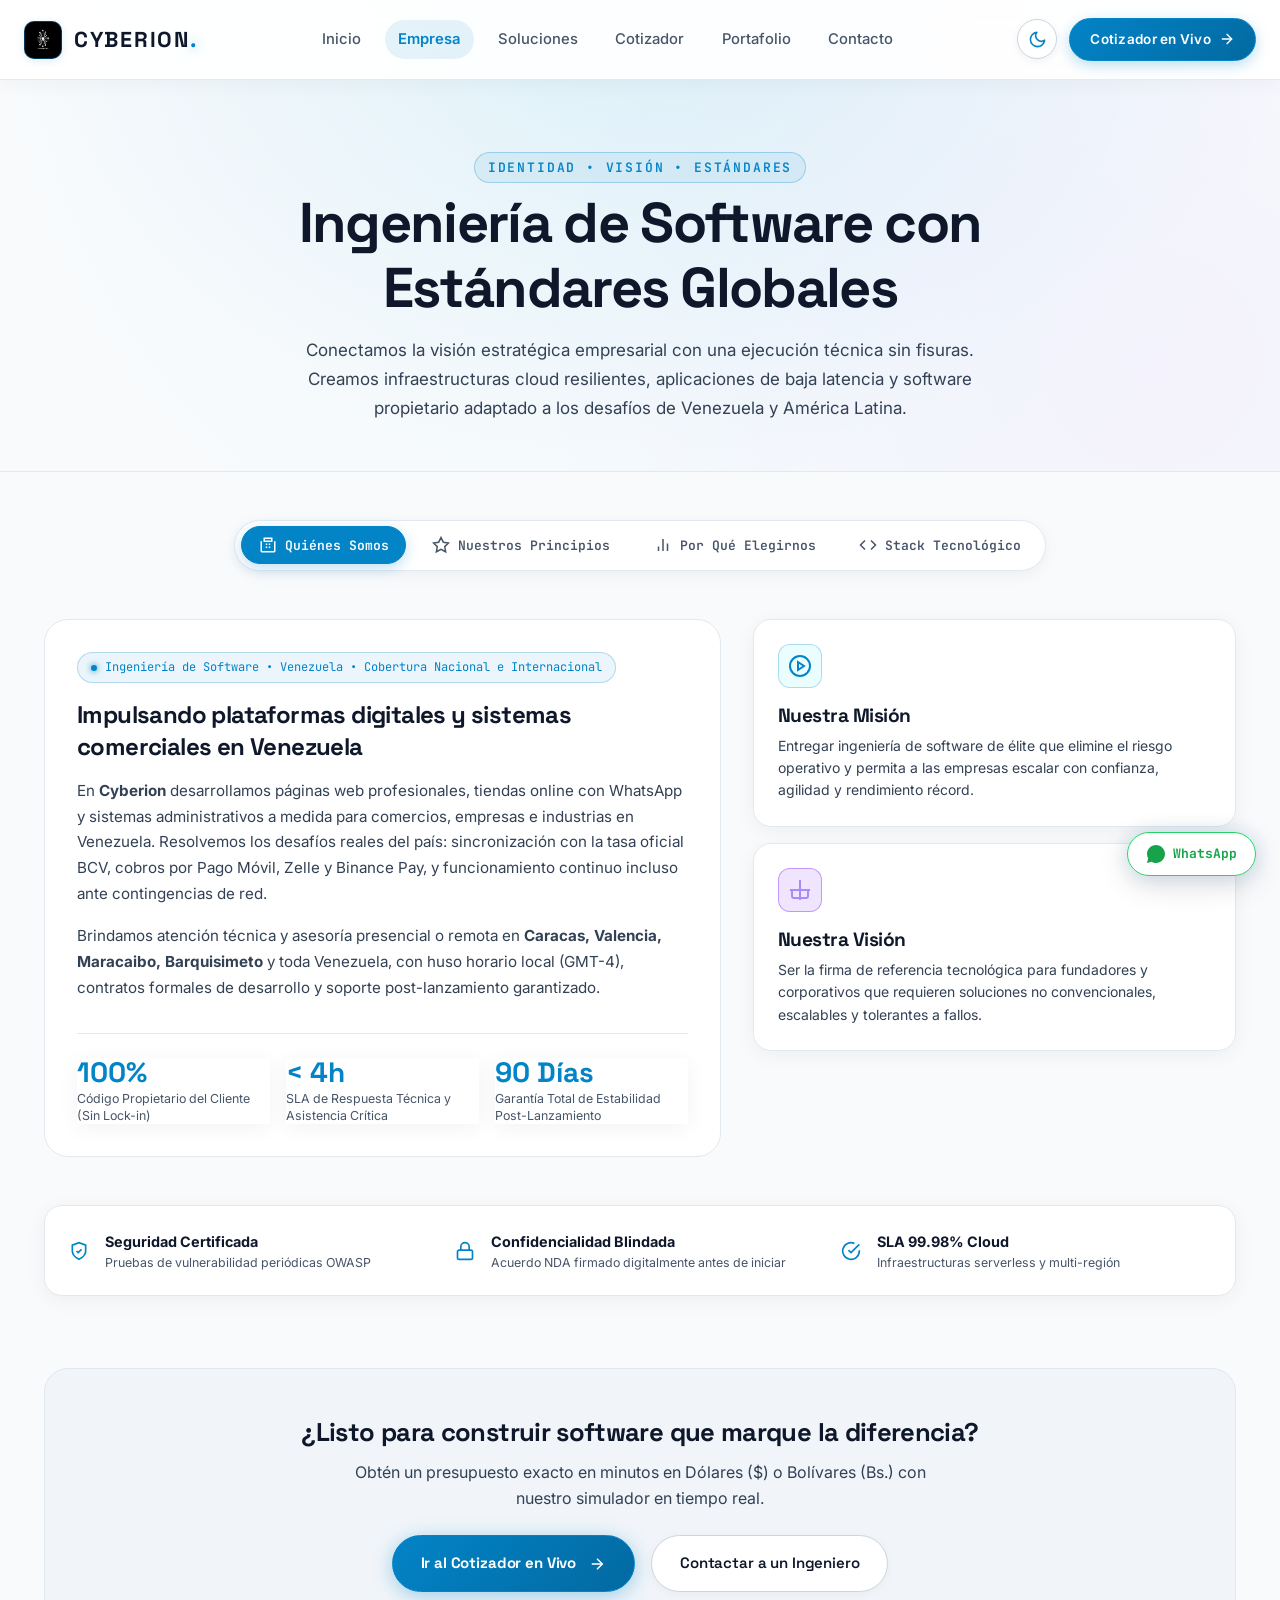
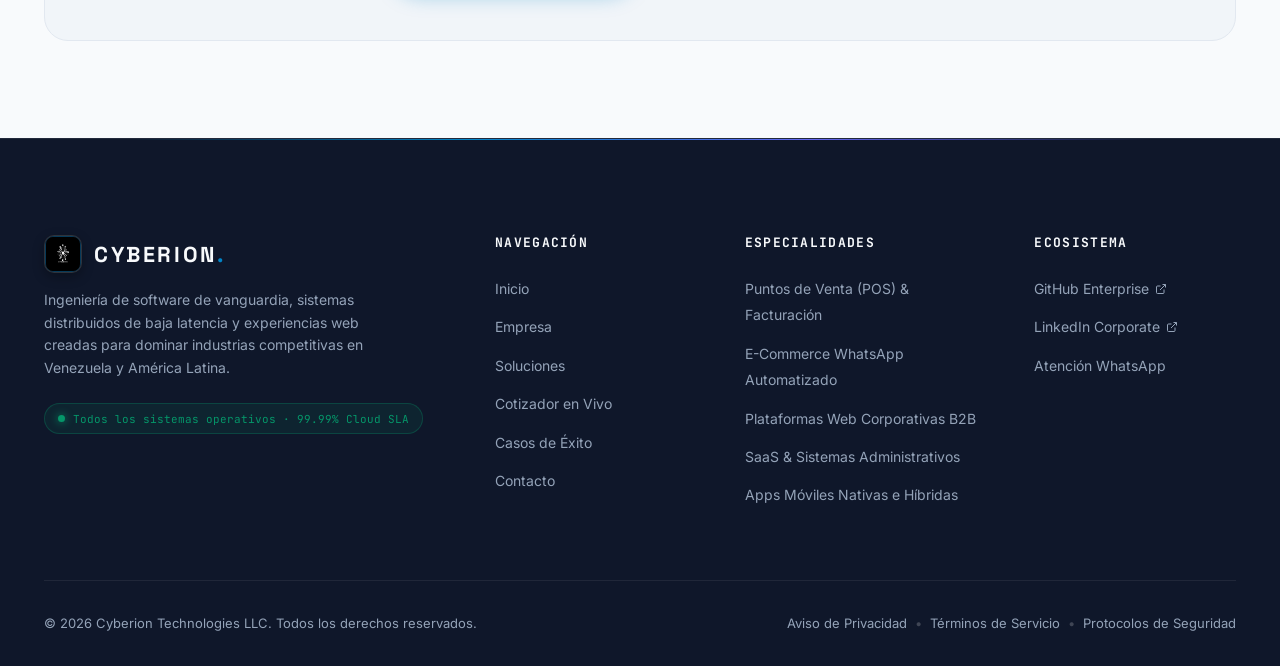
<file: empresa.html>
<!DOCTYPE html>
<html lang="es" class="no-js" data-theme="light">
<head>
  <meta charset="UTF-8">
  <meta name="viewport" content="width=device-width, initial-scale=1.0">
  <meta http-equiv="X-UA-Compatible" content="ie=edge">
  
  <!-- SEO & Metadatos Corporativos -->
  <title>Empresa & Trayectoria | Cyberion — Ingeniería de Software Venezuela</title>
  <meta name="description" content="Conoce la filosofía, principios de ingeniería, stack tecnológico y ventajas de Cyberion frente a agencias tradicionales y freelancers en Venezuela y Latam.">
  <meta name="keywords" content="cyberion empresa, desarrollo de software venezuela, equipo de ingenieros venezuela, clean code, arquitectura cloud, caracas">
  <meta name="author" content="Cyberion Engineering Studio">
  <meta name="robots" content="index, follow">
  <meta name="theme-color" content="#F8FAFC">

  <!-- Open Graph -->
  <meta property="og:type" content="website">
  <meta property="og:site_name" content="Cyberion Venezuela">
  <meta property="og:title" content="Empresa & Trayectoria | Cyberion">
  <meta property="og:description" content="Conoce la firma de ingeniería de software que está transformando el desarrollo web y los sistemas comerciales en Venezuela.">
  <meta property="og:image" content="icono.png">

  <!-- Tipografías de Google Fonts -->
  <link rel="preconnect" href="https://fonts.googleapis.com">
  <link rel="preconnect" href="https://fonts.gstatic.com" crossorigin>
  <link href="https://fonts.googleapis.com/css2?family=Inter:wght@300;400;500;600;700&family=JetBrains+Mono:wght@400;500;600;700&family=Space+Grotesk:wght@500;600;700&display=swap" rel="stylesheet">

  <!-- Hoja de Estilos -->
  <link rel="stylesheet" href="styles.css">

  <!-- Favicon Oficial Circuit Emblem -->
  <link rel="icon" type="image/jpeg" href="icono.png">
  <link rel="icon" type="image/png" href="icono.png">
  <link rel="shortcut icon" href="favicon.png">
  <link rel="apple-touch-icon" href="icono.png">
</head>
<body class="site-body">
  <a href="#main-content" class="skip-link">Saltar al contenido principal</a>

  <!-- NAVBAR PRINCIPAL -->
  <header class="navbar" id="site-header" role="banner">
    <div class="navbar__container">
      <a href="index.html" class="navbar__brand" aria-label="Cyberion - Página de Inicio">
        <span class="navbar__logo-icon" aria-hidden="true">
          <img src="icono.png" alt="Cyberion Logo" class="navbar__logo-img" width="34" height="34">
        </span>
        <span class="navbar__logo-text">CYBERION<span class="navbar__logo-dot">.</span></span>
      </a>

      <nav class="navbar__nav" id="primary-navigation" role="navigation" aria-label="Navegación principal">
        <ul class="navbar__menu" role="menubar">
          <li class="navbar__item" role="none">
            <a href="index.html" class="navbar__link" role="menuitem" data-nav-link>Inicio</a>
          </li>
          <li class="navbar__item" role="none">
            <a href="empresa.html" class="navbar__link navbar__link--active" role="menuitem" data-nav-link>Empresa</a>
          </li>
          <li class="navbar__item" role="none">
            <a href="servicios.html" class="navbar__link" role="menuitem" data-nav-link>Soluciones</a>
          </li>
          <li class="navbar__item" role="none">
            <a href="cotizador.html" class="navbar__link" role="menuitem" data-nav-link>Cotizador</a>
          </li>
          <li class="navbar__item" role="none">
            <a href="portafolio.html" class="navbar__link" role="menuitem" data-nav-link>Portafolio</a>
          </li>
          <li class="navbar__item" role="none">
            <a href="contacto.html" class="navbar__link" role="menuitem" data-nav-link>Contacto</a>
          </li>
        </ul>
      </nav>

      <div class="navbar__actions">
        <button type="button" class="navbar__theme-btn" id="theme-toggle-btn" aria-label="Cambiar tema" title="Cambiar tema">
          <span class="navbar__theme-icon-box" aria-hidden="true">
            <svg class="theme-icon theme-icon--sun" width="18" height="18" viewBox="0 0 24 24" fill="none" stroke="currentColor" stroke-width="2" stroke-linecap="round" stroke-linejoin="round">
              <circle cx="12" cy="12" r="5"></circle>
              <line x1="12" y1="1" x2="12" y2="3"></line>
              <line x1="12" y1="21" x2="12" y2="23"></line>
              <line x1="4.22" y1="4.22" x2="5.64" y2="5.64"></line>
              <line x1="18.36" y1="18.36" x2="19.78" y2="19.78"></line>
              <line x1="1" y1="12" x2="3" y2="12"></line>
              <line x1="21" y1="12" x2="23" y2="12"></line>
              <line x1="4.22" y1="19.78" x2="5.64" y2="18.36"></line>
              <line x1="18.36" y1="5.64" x2="19.78" y2="4.22"></line>
            </svg>
            <svg class="theme-icon theme-icon--moon" width="18" height="18" viewBox="0 0 24 24" fill="none" stroke="currentColor" stroke-width="2" stroke-linecap="round" stroke-linejoin="round" hidden>
              <path d="M21 12.79A9 9 0 1 1 11.21 3 7 7 0 0 0 21 12.79z"></path>
            </svg>
          </span>
        </button>

        <a href="cotizador.html" class="navbar__cta-btn" id="navbar-cta-quote">
          <span class="navbar__cta-text">Cotizador en Vivo</span>
          <svg class="navbar__cta-icon" width="16" height="16" viewBox="0 0 24 24" fill="none" stroke="currentColor" stroke-width="2" stroke-linecap="round" stroke-linejoin="round" aria-hidden="true">
            <line x1="5" y1="12" x2="19" y2="12"></line>
            <polyline points="12 5 19 12 12 19"></polyline>
          </svg>
        </a>

        <button type="button" class="navbar__toggle" id="mobile-menu-toggle" aria-expanded="false" aria-controls="primary-navigation" aria-label="Abrir menú de navegación">
          <span class="navbar__toggle-bar"></span>
          <span class="navbar__toggle-bar"></span>
          <span class="navbar__toggle-bar"></span>
        </button>
      </div>
    </div>
  </header>

  <main id="main-content">
    <!-- CABECERA DE PÁGINA -->
    <section class="page-header">
      <div class="page-header__container">
        <span class="page-header__eyebrow">Identidad &bull; Visión &bull; Estándares</span>
        <h1 class="page-header__title">Ingeniería de Software con Estándares Globales</h1>
        <p class="page-header__description">
          Conectamos la visión estratégica empresarial con una ejecución técnica sin fisuras. Creamos infraestructuras cloud resilientes, aplicaciones de baja latencia y software propietario adaptado a los desafíos de Venezuela y América Latina.
        </p>
      </div>
    </section>

    <!-- SECCIÓN ABOUT / PESTAÑAS INTERACTIVAS -->
    <section class="about" id="about" style="padding-top: var(--space-2xl);" aria-labelledby="about-title">
      <div class="about__container">
        <!-- Barra de Pestañas Interactivas -->
        <div class="about__tabs-nav" role="tablist" aria-label="Secciones informativas de Cyberion">
          <button type="button" class="about__tab-btn about__tab-btn--active" role="tab" id="tab-empresa" aria-selected="true" aria-controls="panel-empresa" data-about-tab="empresa">
            <svg class="about__tab-icon" width="18" height="18" viewBox="0 0 24 24" fill="none" stroke="currentColor" stroke-width="2"><path d="M3 21h18M3 7v14M21 7v14M7 3h10v4H7zM9 11h2M13 11h2M9 15h2M13 15h2"/></svg>
            <span>Quiénes Somos</span>
          </button>
          <button type="button" class="about__tab-btn" role="tab" id="tab-principios" aria-selected="false" aria-controls="panel-principios" data-about-tab="principios">
            <svg class="about__tab-icon" width="18" height="18" viewBox="0 0 24 24" fill="none" stroke="currentColor" stroke-width="2"><polygon points="12 2 15.09 8.26 22 9.27 17 14.14 18.18 21.02 12 17.77 5.82 21.02 7 14.14 2 9.27 8.91 8.26 12 2"/></svg>
            <span>Nuestros Principios</span>
          </button>
          <button type="button" class="about__tab-btn" role="tab" id="tab-comparativa" aria-selected="false" aria-controls="panel-comparativa" data-about-tab="comparativa">
            <svg class="about__tab-icon" width="18" height="18" viewBox="0 0 24 24" fill="none" stroke="currentColor" stroke-width="2"><line x1="18" y1="20" x2="18" y2="10"/><line x1="12" y1="20" x2="12" y2="4"/><line x1="6" y1="20" x2="6" y2="14"/></svg>
            <span>Por Qué Elegirnos</span>
          </button>
          <button type="button" class="about__tab-btn" role="tab" id="tab-stack" aria-selected="false" aria-controls="panel-stack" data-about-tab="stack">
            <svg class="about__tab-icon" width="18" height="18" viewBox="0 0 24 24" fill="none" stroke="currentColor" stroke-width="2"><polyline points="16 18 22 12 16 6"/><polyline points="8 6 2 12 8 18"/></svg>
            <span>Stack Tecnológico</span>
          </button>
        </div>

        <!-- Paneles de Contenido de Pestañas -->
        <div class="about__panels">
          <!-- Panel 1: Quiénes Somos -->
          <div class="about__panel about__panel--active" id="panel-empresa" role="tabpanel" aria-labelledby="tab-empresa">
            <div class="about__overview-grid">
              <div class="about__overview-main">
                <div class="about__badge-tech">
                  <span class="about__badge-dot"></span>
                  <span>Ingeniería de Software &bull; Venezuela &bull; Cobertura Nacional e Internacional</span>
                </div>
                <h3 class="about__panel-heading">Impulsando plataformas digitales y sistemas comerciales en Venezuela</h3>
                <p class="about__panel-p">
                  En <strong>Cyberion</strong> desarrollamos páginas web profesionales, tiendas online con WhatsApp y sistemas administrativos a medida para comercios, empresas e industrias en Venezuela. Resolvemos los desafíos reales del país: sincronización con la tasa oficial BCV, cobros por Pago Móvil, Zelle y Binance Pay, y funcionamiento continuo incluso ante contingencias de red.
                </p>
                <p class="about__panel-p">
                  Brindamos atención técnica y asesoría presencial o remota en <strong>Caracas, Valencia, Maracaibo, Barquisimeto</strong> y toda Venezuela, con huso horario local (GMT-4), contratos formales de desarrollo y soporte post-lanzamiento garantizado.
                </p>

                <div class="about__highlights-row">
                  <div class="about__highlight-card">
                    <span class="about__highlight-num">100%</span>
                    <span class="about__highlight-text">Código Propietario del Cliente (Sin Lock-in)</span>
                  </div>
                  <div class="about__highlight-card">
                    <span class="about__highlight-num">&lt; 4h</span>
                    <span class="about__highlight-text">SLA de Respuesta Técnica y Asistencia Crítica</span>
                  </div>
                  <div class="about__highlight-card">
                    <span class="about__highlight-num">90 Días</span>
                    <span class="about__highlight-text">Garantía Total de Estabilidad Post-Lanzamiento</span>
                  </div>
                </div>
              </div>

              <div class="about__overview-side">
                <div class="about__mission-card">
                  <div class="about__mission-icon" aria-hidden="true">
                    <svg width="24" height="24" viewBox="0 0 24 24" fill="none" stroke="currentColor" stroke-width="2"><circle cx="12" cy="12" r="10"/><polygon points="10 8 16 12 10 16 10 8"/></svg>
                  </div>
                  <h4 class="about__mission-title">Nuestra Misión</h4>
                  <p class="about__mission-desc">
                    Entregar ingeniería de software de élite que elimine el riesgo operativo y permita a las empresas escalar con confianza, agilidad y rendimiento récord.
                  </p>
                </div>

                <div class="about__mission-card about__mission-card--violet">
                  <div class="about__mission-icon" aria-hidden="true">
                    <svg width="24" height="24" viewBox="0 0 24 24" fill="none" stroke="currentColor" stroke-width="2"><path d="M2 12h20"/><path d="M20 12v6a2 2 0 0 1-2 2H6a2 2 0 0 1-2-2v-6"/><path d="M12 2v20"/></svg>
                  </div>
                  <h4 class="about__mission-title">Nuestra Visión</h4>
                  <p class="about__mission-desc">
                    Ser la firma de referencia tecnológica para fundadores y corporativos que requieren soluciones no convencionales, escalables y tolerantes a fallos.
                  </p>
                </div>
              </div>
            </div>
          </div>

          <!-- Panel 2: Principios -->
          <div class="about__panel" id="panel-principios" role="tabpanel" aria-labelledby="tab-principios" hidden>
            <div class="about__principles-grid">
              <div class="principle-card">
                <span class="principle-card__num">01</span>
                <h4 class="principle-card__title">Cero Deuda Técnica</h4>
                <p class="principle-card__desc">
                  No cortamos esquinas. Aplicamos Domain-Driven Design (DDD), Clean Architecture, pruebas unitarias y de integración automáticas (&gt;85% code coverage) en cada commit.
                </p>
                <div class="principle-card__meta">CI/CD &bull; SonarQube &bull; TypeScript Estricto</div>
              </div>

              <div class="principle-card">
                <span class="principle-card__num">02</span>
                <h4 class="principle-card__title">Obsesión por el Rendimiento</h4>
                <p class="principle-card__desc">
                  Cada milisegundo de latencia cuesta dinero. Optimizamos para lograr 99/100 en Google Core Web Vitals, tiempos TTFB menores a 100ms y consumos de memoria mínimos.
                </p>
                <div class="principle-card__meta">Core Web Vitals &bull; Edge Caching &bull; P99 &lt; 25ms</div>
              </div>

              <div class="principle-card">
                <span class="principle-card__num">03</span>
                <h4 class="principle-card__title">Propiedad Intelectual Total</h4>
                <p class="principle-card__desc">
                  El cliente es dueño absoluto de cada línea de código, pipeline, infraestructura como código y documentación. Sin licencias ocultas ni ataduras a plataformas propietarias.
                </p>
                <div class="principle-card__meta">Transferencia Git &bull; Documentación OpenAPI &bull; Licencia MIT/Comercial</div>
              </div>

              <div class="principle-card">
                <span class="principle-card__num">04</span>
                <h4 class="principle-card__title">Transparencia Radical</h4>
                <p class="principle-card__desc">
                  Sin jerga confusa ni estimaciones infladas. Demostraciones funcionales cada 14 días en entornos staging vivos, acceso directo a tus desarrolladores y métricas en tiempo real.
                </p>
                <div class="principle-card__meta">Demos Quincenales &bull; Canal Slack Directo &bull; Jira/Linear Compartido</div>
              </div>
            </div>
          </div>

          <!-- Panel 3: Comparativa -->
          <div class="about__panel" id="panel-comparativa" role="tabpanel" aria-labelledby="tab-comparativa" hidden>
            <div class="about__compare-box">
              <div class="about__compare-header">
                <h3 class="about__compare-title">Cyberion frente al resto de alternativas</h3>
                <p class="about__compare-sub">Descubre por qué líderes tecnológicos migran sus proyectos a nuestra metodología de ingeniería:</p>
              </div>

              <div class="about__compare-table-wrapper">
                <table class="about__compare-table" aria-label="Comparativa entre Cyberion, Agencias Tradicionales y Freelancers">
                  <thead>
                    <tr>
                      <th scope="col" class="th-feature">Criterio Técnico / Entrega</th>
                      <th scope="col" class="th-cyberion">Cyberion Studio</th>
                      <th scope="col" class="th-traditional">Agencias Tradicionales</th>
                      <th scope="col" class="th-freelance">Freelancers Aislados</th>
                    </tr>
                  </thead>
                  <tbody>
                    <tr>
                      <th scope="row">Velocidad de MVP / Lanzamiento</th>
                      <td class="td-cyberion"><span class="badge-win">4 - 8 Semanas (Ágil)</span></td>
                      <td class="td-other">4 - 8 Meses (Burocrático)</td>
                      <td class="td-other">Impredecible / Retrasos</td>
                    </tr>
                    <tr>
                      <th scope="row">Arquitectura & Escalabilidad</th>
                      <td class="td-cyberion"><span class="badge-win">Cloud-Native & Microservicios</span></td>
                      <td class="td-other">Monolitos difíciles de escalar</td>
                      <td class="td-other">Estructura sin estándares</td>
                    </tr>
                    <tr>
                      <th scope="row">Propiedad del Código Fuente</th>
                      <td class="td-cyberion"><span class="badge-win">100% Cliente (Día 1)</span></td>
                      <td class="td-other">Lock-in / Licencias anuales</td>
                      <td class="td-other">Sin transferencias formales</td>
                    </tr>
                    <tr>
                      <th scope="row">Acuerdo de Confidencialidad (NDA)</th>
                      <td class="td-cyberion"><span class="badge-win">Blindaje Mutuo por Defecto</span></td>
                      <td class="td-other">Reticentes o costo adicional</td>
                      <td class="td-other">Cero respaldo legal</td>
                    </tr>
                    <tr>
                      <th scope="row">Pruebas Automatizadas & QA</th>
                      <td class="td-cyberion"><span class="badge-win">&gt; 85% Cobertura CI/CD</span></td>
                      <td class="td-other">QA manual superficial</td>
                      <td class="td-other">Casi inexistente</td>
                    </tr>
                    <tr>
                      <th scope="row">Garantía Post-Lanzamiento</th>
                      <td class="td-cyberion"><span class="badge-win">90 Días Soporte Incluido</span></td>
                      <td class="td-other">Costo por hora elevado</td>
                      <td class="td-other">Disponibilidad incierta</td>
                    </tr>
                  </tbody>
                </table>
              </div>
            </div>
          </div>

          <!-- Panel 4: Stack Tecnológico -->
          <div class="about__panel" id="panel-stack" role="tabpanel" aria-labelledby="tab-stack" hidden>
            <div class="about__stack-showcase">
              <div class="about__stack-intro">
                <h3 class="about__stack-title">Tecnologías de Producción de Máximo Nivel</h3>
                <p class="about__stack-desc">Seleccionamos cada herramienta en función de latencia, estabilidad y soporte a largo plazo de la industria:</p>
              </div>

              <div class="about__stack-categories">
                <!-- Categoria 1 -->
                <div class="stack-category">
                  <div class="stack-category__header">
                    <span class="stack-category__badge">Frontend & Web</span>
                    <span class="stack-category__caption">Interfaces reactivas ultrarrápidas</span>
                  </div>
                  <div class="stack-category__chips">
                    <span class="stack-chip">TypeScript</span>
                    <span class="stack-chip">React / Next.js</span>
                    <span class="stack-chip">Vue.js / Nuxt</span>
                    <span class="stack-chip">Vanilla CSS Moderno</span>
                    <span class="stack-chip">WebAssembly</span>
                  </div>
                </div>

                <!-- Categoria 2 -->
                <div class="stack-category">
                  <div class="stack-category__header">
                    <span class="stack-category__badge stack-category__badge--violet">Backend & APIs</span>
                    <span class="stack-category__caption">Microservicios de alta concurrencia</span>
                  </div>
                  <div class="stack-category__chips">
                    <span class="stack-chip">Go (Golang)</span>
                    <span class="stack-chip">Node.js / NestJS</span>
                    <span class="stack-chip">Python / FastAPI</span>
                    <span class="stack-chip">GraphQL / gRPC</span>
                    <span class="stack-chip">Kafka / Redis Cluster</span>
                  </div>
                </div>

                <!-- Categoria 3 -->
                <div class="stack-category">
                  <div class="stack-category__header">
                    <span class="stack-category__badge">Cloud & DevOps</span>
                    <span class="stack-category__caption">Infraestructura tolerante a fallos</span>
                  </div>
                  <div class="stack-category__chips">
                    <span class="stack-chip">AWS / GCP / Cloudflare</span>
                    <span class="stack-chip">Docker & Kubernetes</span>
                    <span class="stack-chip">Terraform (IaC)</span>
                    <span class="stack-chip">GitHub Actions CI/CD</span>
                    <span class="stack-chip">Datadog / Prometheus</span>
                  </div>
                </div>

                <!-- Categoria 4 -->
                <div class="stack-category">
                  <div class="stack-category__header">
                    <span class="stack-category__badge stack-category__badge--violet">Datos & Seguridad</span>
                    <span class="stack-category__caption">Cifrado, persistencia y AI</span>
                  </div>
                  <div class="stack-category__chips">
                    <span class="stack-chip">PostgreSQL & Redis</span>
                    <span class="stack-chip">MongoDB & Elasticsearch</span>
                    <span class="stack-chip">Pinecone Vector DB</span>
                    <span class="stack-chip">OWASP Top 10 Security</span>
                    <span class="stack-chip">Cifrado AES-256</span>
                  </div>
                </div>
              </div>
            </div>
          </div>
        </div>

        <!-- Barra Inferior de Garantías y Certificaciones -->
        <div class="about__guarantees-bar">
          <div class="about__guarantee-item">
            <svg class="about__guarantee-icon" width="20" height="20" viewBox="0 0 24 24" fill="none" stroke="currentColor" stroke-width="2"><path d="M12 22s8-4 8-10V5l-8-3-8 3v7c0 6 8 10 8 10z"/><path d="m9 12 2 2 4-4"/></svg>
            <div>
              <strong>Seguridad Certificada</strong>
              <span>Pruebas de vulnerabilidad periódicas OWASP</span>
            </div>
          </div>
          <div class="about__guarantee-item">
            <svg class="about__guarantee-icon" width="20" height="20" viewBox="0 0 24 24" fill="none" stroke="currentColor" stroke-width="2"><rect x="3" y="11" width="18" height="11" rx="2" ry="2"/><path d="M7 11V7a5 5 0 0 1 10 0v4"/></svg>
            <div>
              <strong>Confidencialidad Blindada</strong>
              <span>Acuerdo NDA firmado digitalmente antes de iniciar</span>
            </div>
          </div>
          <div class="about__guarantee-item">
            <svg class="about__guarantee-icon" width="20" height="20" viewBox="0 0 24 24" fill="none" stroke="currentColor" stroke-width="2"><path d="M22 11.08V12a10 10 0 1 1-5.93-9.14"/><polyline points="22 4 12 14.01 9 11.01"/></svg>
            <div>
              <strong>SLA 99.98% Cloud</strong>
              <span>Infraestructuras serverless y multi-región</span>
            </div>
          </div>
        </div>

        <!-- CTA Directo al Cotizador -->
        <div style="margin-top: var(--space-3xl); text-align: center; padding: var(--space-2xl); background: var(--color-surface-2); border: 1px solid var(--color-border); border-radius: var(--radius-xl);">
          <h3 style="font-size: 1.6rem; font-weight: 700; margin-bottom: var(--space-sm); color: var(--color-text-primary);">¿Listo para construir software que marque la diferencia?</h3>
          <p style="color: var(--color-text-secondary); max-width: 600px; margin: 0 auto var(--space-lg); line-height: 1.6;">
            Obtén un presupuesto exacto en minutos en Dólares ($) o Bolívares (Bs.) con nuestro simulador en tiempo real.
          </p>
          <div style="display: flex; gap: var(--space-md); justify-content: center; flex-wrap: wrap;">
            <a href="cotizador.html" class="hero__cta hero__cta--primary">
              <span>Ir al Cotizador en Vivo</span>
              <svg width="18" height="18" viewBox="0 0 24 24" fill="none" stroke="currentColor" stroke-width="2"><line x1="5" y1="12" x2="19" y2="12"></line><polyline points="12 5 19 12 12 19"></polyline></svg>
            </a>
            <a href="contacto.html" class="hero__cta hero__cta--secondary">
              <span>Contactar a un Ingeniero</span>
            </a>
          </div>
        </div>
      </div>
    </section>
  </main>

  <!-- FOOTER -->
  <footer class="footer" role="contentinfo">
    <div class="footer__container">
      <div class="footer__top">
        <div class="footer__brand-col">
          <a href="index.html" class="footer__brand" aria-label="Cyberion - Volver arriba">
            <span class="footer__logo-icon" aria-hidden="true">
              <img src="icono.png" alt="Cyberion Logo" class="footer__logo-img" width="32" height="32">
            </span>
            <span class="footer__logo-text">CYBERION<span class="footer__logo-dot">.</span></span>
          </a>
          <p class="footer__tagline">
            Ingeniería de software de vanguardia, sistemas distribuidos de baja latencia y experiencias web creadas para dominar industrias competitivas en Venezuela y América Latina.
          </p>
          <div class="footer__system-status" role="status">
            <span class="footer__status-indicator" aria-hidden="true"></span>
            <span class="footer__status-text">Todos los sistemas operativos &middot; 99.99% Cloud SLA</span>
          </div>
        </div>

        <div class="footer__nav-col">
          <h4 class="footer__col-title">Navegación</h4>
          <ul class="footer__list">
            <li class="footer__item"><a href="index.html" class="footer__link">Inicio</a></li>
            <li class="footer__item"><a href="empresa.html" class="footer__link">Empresa</a></li>
            <li class="footer__item"><a href="servicios.html" class="footer__link">Soluciones</a></li>
            <li class="footer__item"><a href="cotizador.html" class="footer__link">Cotizador en Vivo</a></li>
            <li class="footer__item"><a href="portafolio.html" class="footer__link">Casos de Éxito</a></li>
            <li class="footer__item"><a href="contacto.html" class="footer__link">Contacto</a></li>
          </ul>
        </div>

        <div class="footer__nav-col">
          <h4 class="footer__col-title">Especialidades</h4>
          <ul class="footer__list">
            <li class="footer__item"><a href="servicios.html" class="footer__link">Puntos de Venta (POS) & Facturación</a></li>
            <li class="footer__item"><a href="servicios.html" class="footer__link">E-Commerce WhatsApp Automatizado</a></li>
            <li class="footer__item"><a href="servicios.html" class="footer__link">Plataformas Web Corporativas B2B</a></li>
            <li class="footer__item"><a href="servicios.html" class="footer__link">SaaS & Sistemas Administrativos</a></li>
            <li class="footer__item"><a href="servicios.html" class="footer__link">Apps Móviles Nativas e Híbridas</a></li>
          </ul>
        </div>

        <div class="footer__nav-col">
          <h4 class="footer__col-title">Ecosistema</h4>
          <ul class="footer__list">
            <li class="footer__item">
              <a href="https://github.com" target="_blank" rel="noopener noreferrer" class="footer__link footer__link--external">
                <span>GitHub Enterprise</span>
                <svg width="12" height="12" viewBox="0 0 24 24" fill="none" stroke="currentColor" stroke-width="2"><path d="M18 13v6a2 2 0 0 1-2 2H5a2 2 0 0 1-2-2V8a2 2 0 0 1 2-2h6"></path><polyline points="15 3 21 3 21 9"></polyline><line x1="10" y1="14" x2="21" y2="3"></line></svg>
              </a>
            </li>
            <li class="footer__item">
              <a href="https://linkedin.com" target="_blank" rel="noopener noreferrer" class="footer__link footer__link--external">
                <span>LinkedIn Corporate</span>
                <svg width="12" height="12" viewBox="0 0 24 24" fill="none" stroke="currentColor" stroke-width="2"><path d="M18 13v6a2 2 0 0 1-2 2H5a2 2 0 0 1-2-2V8a2 2 0 0 1 2-2h6"></path><polyline points="15 3 21 3 21 9"></polyline><line x1="10" y1="14" x2="21" y2="3"></line></svg>
              </a>
            </li>
            <li class="footer__item">
              <a href="https://wa.me/584141682547?text=Hola%20Cyberion,%20deseo%20conocer%20m%C3%A1s%20sobre%20su%20empresa%20y%20servicios" target="_blank" rel="noopener noreferrer" class="footer__link">
                <span>Atención WhatsApp</span>
              </a>
            </li>
          </ul>
        </div>
      </div>

      <div class="footer__bottom">
        <div class="footer__copyright">
          &copy; <span id="current-year">2026</span> Cyberion Technologies LLC. Todos los derechos reservados.
        </div>
        <div class="footer__legal">
          <a href="#privacy" class="footer__legal-link">Aviso de Privacidad</a>
          <span class="footer__separator" aria-hidden="true">&bull;</span>
          <a href="#terms" class="footer__legal-link">Términos de Servicio</a>
          <span class="footer__separator" aria-hidden="true">&bull;</span>
          <a href="#security" class="footer__legal-link">Protocolos de Seguridad</a>
        </div>
      </div>
    </div>
  </footer>

  <!-- Botón Flotante de Acción Rápida (WhatsApp) -->
  <div class="floating-quick-actions" aria-label="Acciones rápidas de contacto">
    <a href="https://wa.me/584141682547?text=Hola%20Cyberion,%20deseo%20conocer%20m%C3%A1s%20sobre%20su%20empresa%20y%20servicios" class="floating-action-btn floating-action-btn--whatsapp" target="_blank" rel="noopener noreferrer" aria-label="Contactar por WhatsApp">
      <span class="floating-action-btn__icon" aria-hidden="true">
        <svg width="18" height="18" viewBox="0 0 24 24" fill="currentColor"><path d="M12.031 6.172c-3.181 0-5.767 2.586-5.768 5.766-.001 1.298.38 2.27 1.019 3.287l-.582 2.128 2.182-.573c.978.58 1.911.928 3.145.929 3.178 0 5.767-2.587 5.768-5.766.001-3.187-2.575-5.77-5.764-5.771zm3.392 8.244c-.144.405-.837.774-1.17.824-.299.045-.677.063-1.092-.069-.252-.08-.575-.187-.988-.365-1.739-.751-2.874-2.502-2.961-2.617-.087-.116-.708-.94-.708-1.793s.448-1.273.607-1.446c.159-.173.346-.217.462-.217l.332.007c.106.005.249-.04.39.298.144.347.491 1.2.534 1.287.043.087.072.188.014.304-.058.116-.087.188-.173.289l-.26.304c-.087.086-.177.18-.076.354.101.174.449.741.964 1.201.662.591 1.221.774 1.394.86.173.086.275.072.376-.044.101-.116.433-.506.549-.68.116-.173.231-.145.39-.087s1.011.477 1.184.564.289.13.332.202c.045.072.045.419-.099.824zm-3.423-14.416c-6.627 0-12 5.373-12 12 0 2.155.57 4.178 1.564 5.928l-1.664 6.072 6.223-1.633c1.7 1 3.7 1.633 5.877 1.633 6.627 0 12-5.373 12-12s-5.373-12-12-12z"/></svg>
      </span>
      <span>WhatsApp</span>
    </a>
  </div>

  <script src="app.js"></script>
</body>
</html>
</file>
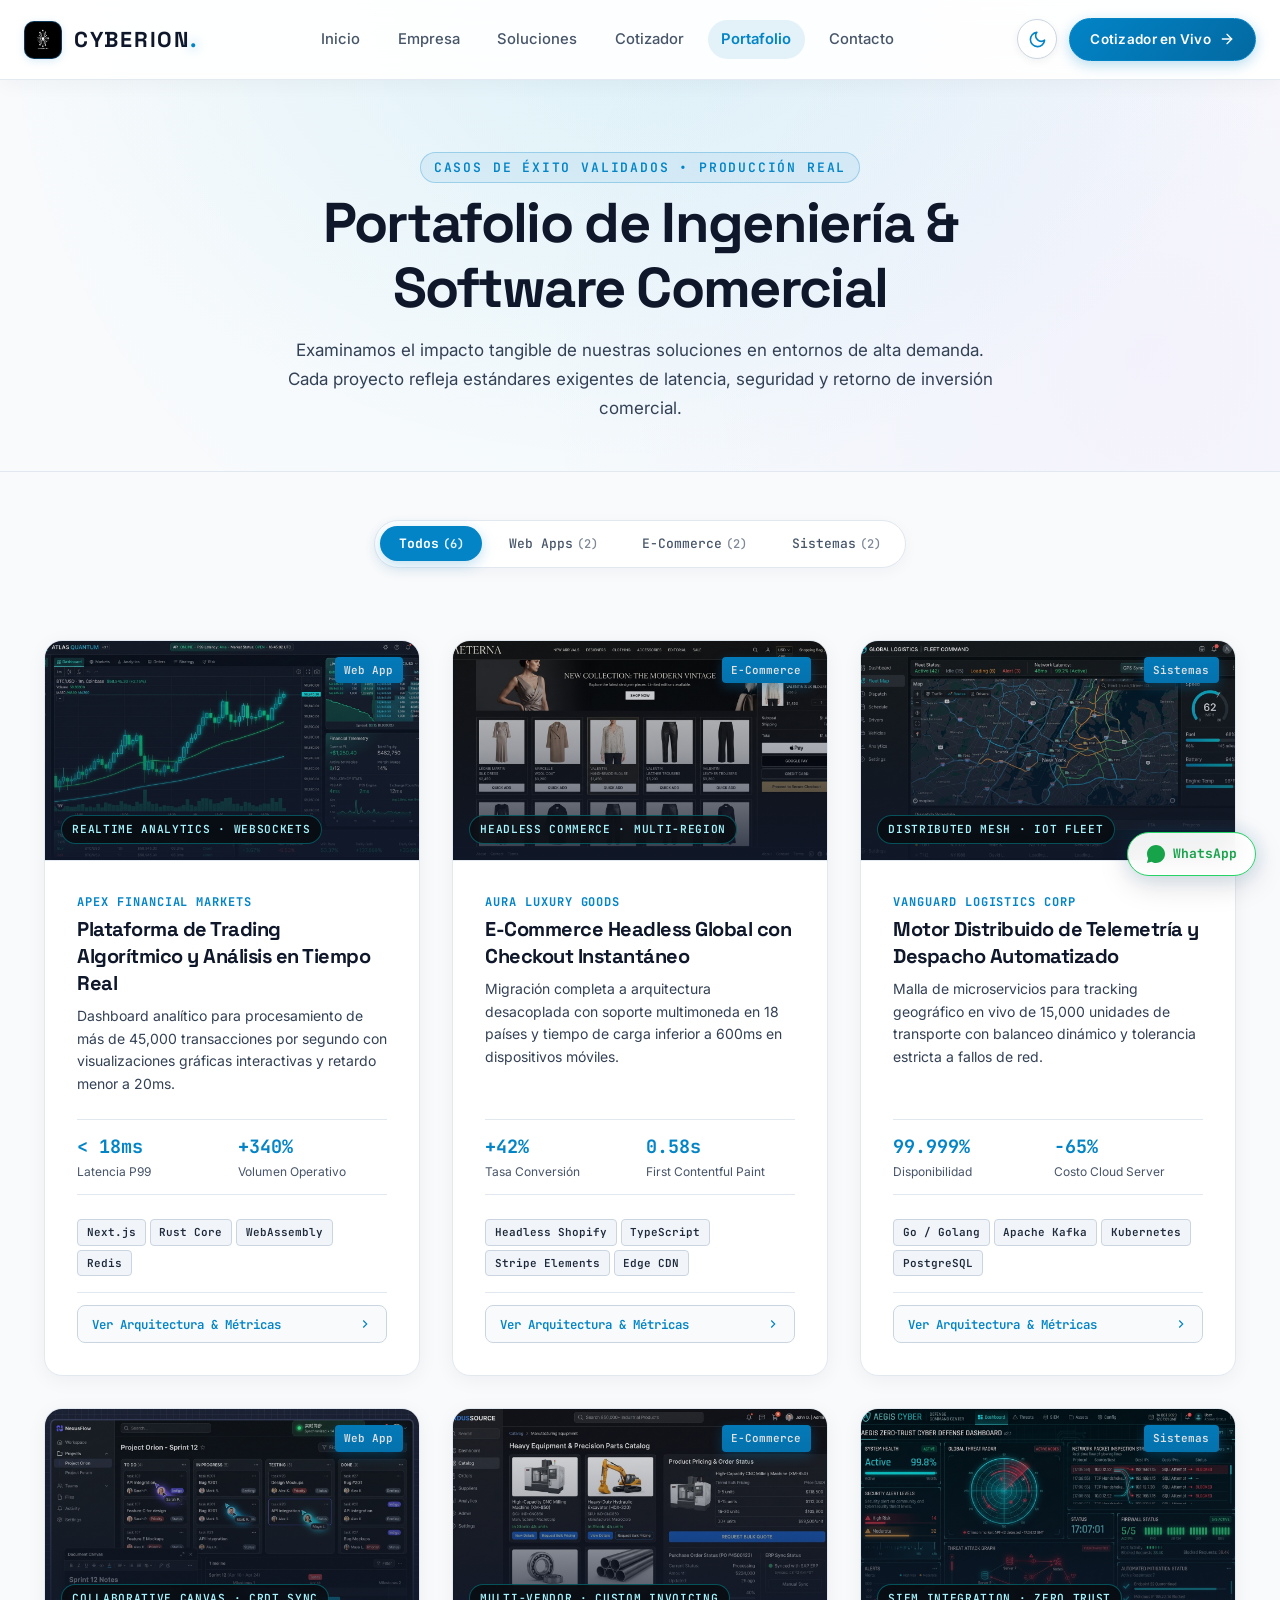
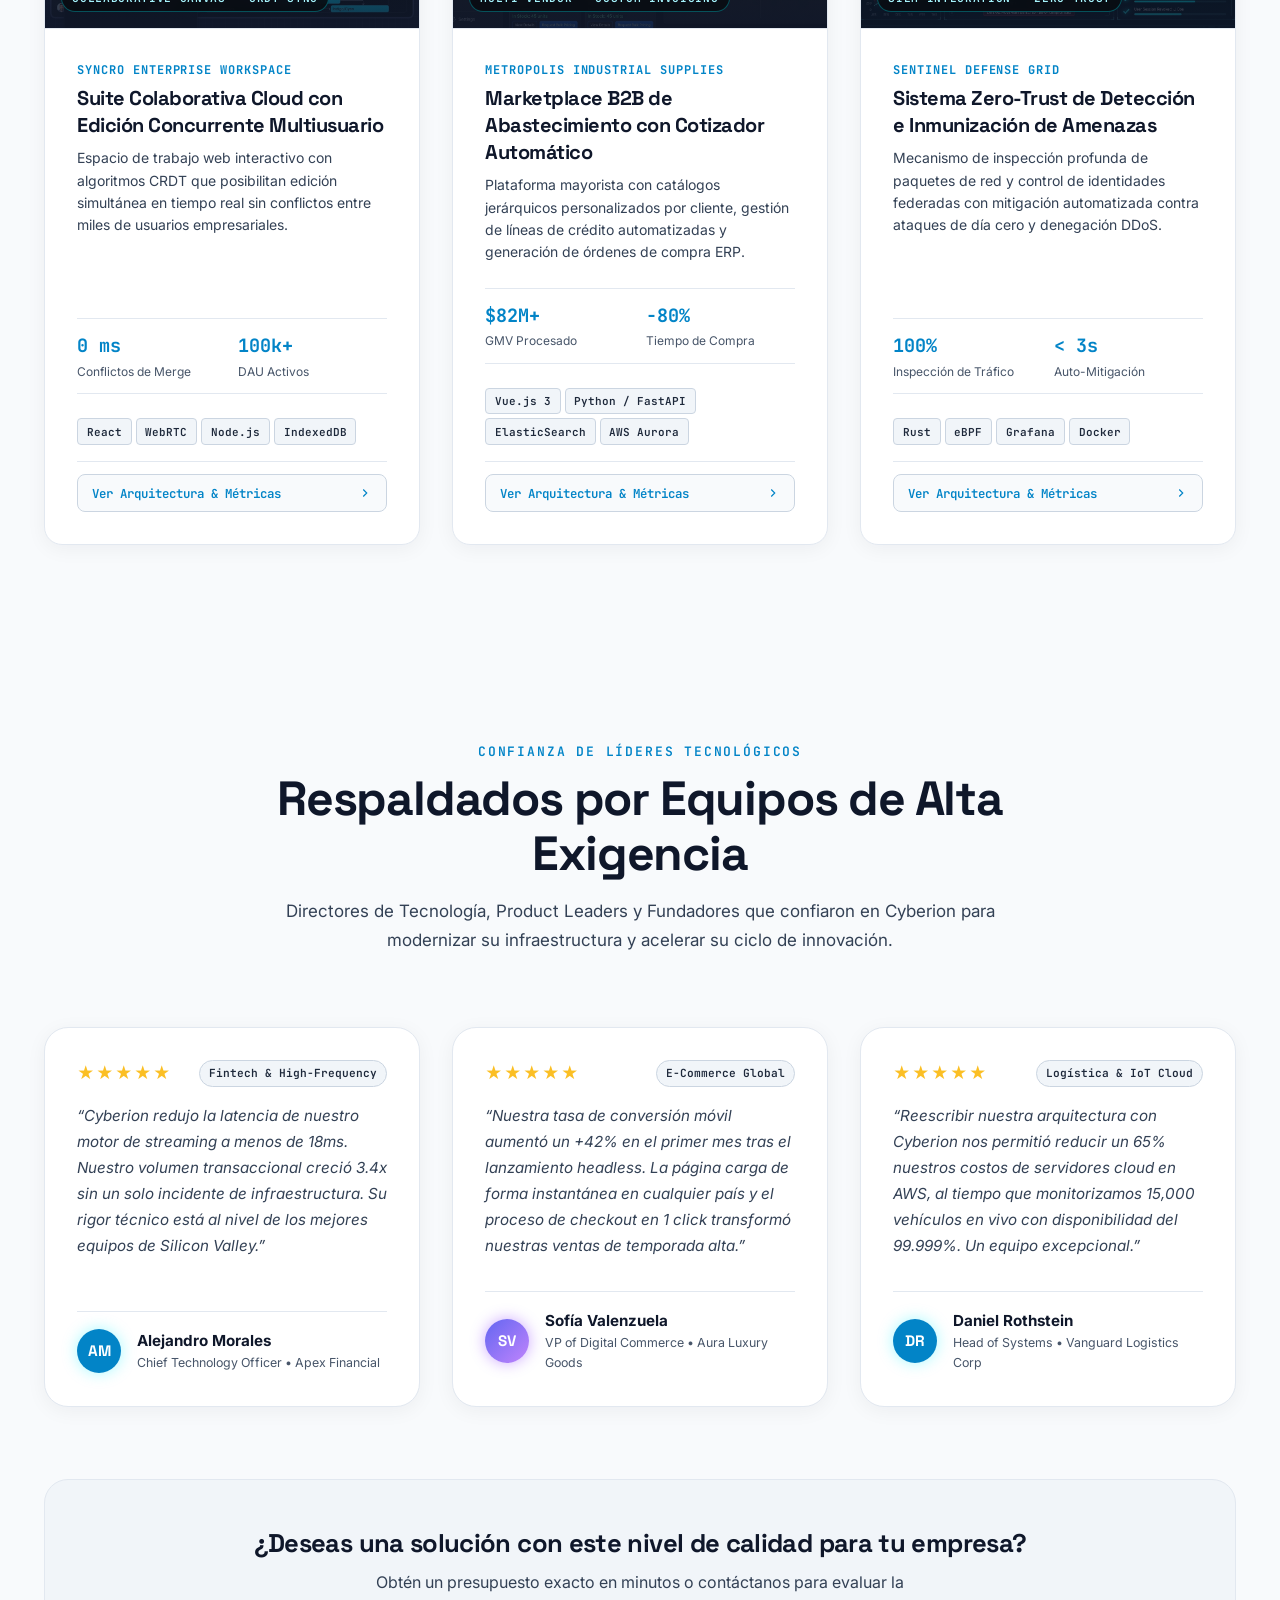
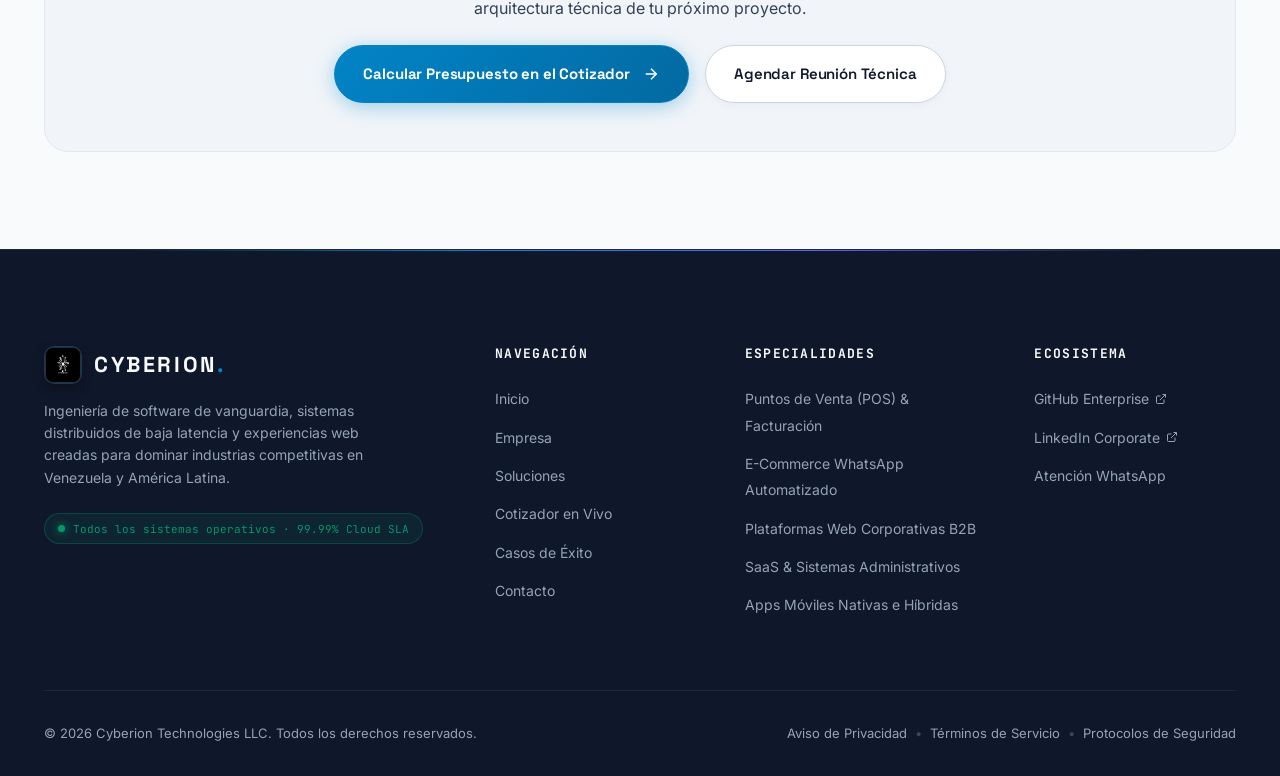
<file: portafolio.html>
<!DOCTYPE html>
<html lang="es" class="no-js" data-theme="light">
<head>
  <meta charset="UTF-8">
  <meta name="viewport" content="width=device-width, initial-scale=1.0">
  <meta http-equiv="X-UA-Compatible" content="ie=edge">
  
  <!-- SEO & Metadatos Corporativos -->
  <title>Portafolio & Casos de Éxito | Cyberion — Software de Producción</title>
  <meta name="description" content="Casos reales de ingeniería de software, comercio electrónico, sistemas administrativos y aplicaciones de alta concurrencia entregados por Cyberion en Venezuela y el mundo.">
  <meta name="keywords" content="portafolio cyberion, casos de exito desarrollo software, proyectos web venezuela, ecommerce exitoso caracas, sistemas administrativos venezuela">
  <meta name="author" content="Cyberion Engineering Studio">
  <meta name="robots" content="index, follow">
  <meta name="theme-color" content="#F8FAFC">

  <!-- Open Graph -->
  <meta property="og:type" content="website">
  <meta property="og:site_name" content="Cyberion Venezuela">
  <meta property="og:title" content="Portafolio & Casos de Éxito | Cyberion">
  <meta property="og:description" content="Explora casos reales de software y aplicaciones web con métricas comprobables de disponibilidad, latencia y conversión comercial.">
  <meta property="og:image" content="icono.png">

  <!-- Tipografías de Google Fonts -->
  <link rel="preconnect" href="https://fonts.googleapis.com">
  <link rel="preconnect" href="https://fonts.gstatic.com" crossorigin>
  <link href="https://fonts.googleapis.com/css2?family=Inter:wght@300;400;500;600;700&family=JetBrains+Mono:wght@400;500;600;700&family=Space+Grotesk:wght@500;600;700&display=swap" rel="stylesheet">

  <!-- Hoja de Estilos -->
  <link rel="stylesheet" href="styles.css">

  <!-- Favicon Oficial Circuit Emblem -->
  <link rel="icon" type="image/jpeg" href="icono.png">
  <link rel="icon" type="image/png" href="icono.png">
  <link rel="shortcut icon" href="favicon.png">
  <link rel="apple-touch-icon" href="icono.png">
</head>
<body class="site-body">
  <a href="#main-content" class="skip-link">Saltar al contenido principal</a>

  <!-- NAVBAR PRINCIPAL -->
  <header class="navbar" id="site-header" role="banner">
    <div class="navbar__container">
      <a href="index.html" class="navbar__brand" aria-label="Cyberion - Página de Inicio">
        <span class="navbar__logo-icon" aria-hidden="true">
          <img src="icono.png" alt="Cyberion Logo" class="navbar__logo-img" width="34" height="34">
        </span>
        <span class="navbar__logo-text">CYBERION<span class="navbar__logo-dot">.</span></span>
      </a>

      <nav class="navbar__nav" id="primary-navigation" role="navigation" aria-label="Navegación principal">
        <ul class="navbar__menu" role="menubar">
          <li class="navbar__item" role="none">
            <a href="index.html" class="navbar__link" role="menuitem" data-nav-link>Inicio</a>
          </li>
          <li class="navbar__item" role="none">
            <a href="empresa.html" class="navbar__link" role="menuitem" data-nav-link>Empresa</a>
          </li>
          <li class="navbar__item" role="none">
            <a href="servicios.html" class="navbar__link" role="menuitem" data-nav-link>Soluciones</a>
          </li>
          <li class="navbar__item" role="none">
            <a href="cotizador.html" class="navbar__link" role="menuitem" data-nav-link>Cotizador</a>
          </li>
          <li class="navbar__item" role="none">
            <a href="portafolio.html" class="navbar__link navbar__link--active" role="menuitem" data-nav-link>Portafolio</a>
          </li>
          <li class="navbar__item" role="none">
            <a href="contacto.html" class="navbar__link" role="menuitem" data-nav-link>Contacto</a>
          </li>
        </ul>
      </nav>

      <div class="navbar__actions">
        <button type="button" class="navbar__theme-btn" id="theme-toggle-btn" aria-label="Cambiar tema" title="Cambiar tema">
          <span class="navbar__theme-icon-box" aria-hidden="true">
            <svg class="theme-icon theme-icon--sun" width="18" height="18" viewBox="0 0 24 24" fill="none" stroke="currentColor" stroke-width="2" stroke-linecap="round" stroke-linejoin="round">
              <circle cx="12" cy="12" r="5"></circle>
              <line x1="12" y1="1" x2="12" y2="3"></line>
              <line x1="12" y1="21" x2="12" y2="23"></line>
              <line x1="4.22" y1="4.22" x2="5.64" y2="5.64"></line>
              <line x1="18.36" y1="18.36" x2="19.78" y2="19.78"></line>
              <line x1="1" y1="12" x2="3" y2="12"></line>
              <line x1="21" y1="12" x2="23" y2="12"></line>
              <line x1="4.22" y1="19.78" x2="5.64" y2="18.36"></line>
              <line x1="18.36" y1="5.64" x2="19.78" y2="4.22"></line>
            </svg>
            <svg class="theme-icon theme-icon--moon" width="18" height="18" viewBox="0 0 24 24" fill="none" stroke="currentColor" stroke-width="2" stroke-linecap="round" stroke-linejoin="round" hidden>
              <path d="M21 12.79A9 9 0 1 1 11.21 3 7 7 0 0 0 21 12.79z"></path>
            </svg>
          </span>
        </button>

        <a href="cotizador.html" class="navbar__cta-btn" id="navbar-cta-quote">
          <span class="navbar__cta-text">Cotizador en Vivo</span>
          <svg class="navbar__cta-icon" width="16" height="16" viewBox="0 0 24 24" fill="none" stroke="currentColor" stroke-width="2" stroke-linecap="round" stroke-linejoin="round" aria-hidden="true">
            <line x1="5" y1="12" x2="19" y2="12"></line>
            <polyline points="12 5 19 12 12 19"></polyline>
          </svg>
        </a>

        <button type="button" class="navbar__toggle" id="mobile-menu-toggle" aria-expanded="false" aria-controls="primary-navigation" aria-label="Abrir menú de navegación">
          <span class="navbar__toggle-bar"></span>
          <span class="navbar__toggle-bar"></span>
          <span class="navbar__toggle-bar"></span>
        </button>
      </div>
    </div>
  </header>

  <main id="main-content">
    <!-- CABECERA DE PÁGINA -->
    <section class="page-header">
      <div class="page-header__container">
        <span class="page-header__eyebrow">Casos de Éxito Validados &bull; Producción Real</span>
        <h1 class="page-header__title">Portafolio de Ingeniería & Software Comercial</h1>
        <p class="page-header__description">
          Examinamos el impacto tangible de nuestras soluciones en entornos de alta demanda. Cada proyecto refleja estándares exigentes de latencia, seguridad y retorno de inversión comercial.
        </p>
      </div>
    </section>

    <!-- PORTAFOLIO DE PROYECTOS -->
    <section class="portfolio" id="portfolio" style="padding-top: var(--space-2xl);" aria-labelledby="portfolio-title">
      <div class="portfolio__container">
        <!-- Barra de Filtros Dinámicos JS -->
        <div class="portfolio__filter-bar" role="toolbar" aria-label="Filtro de proyectos del portafolio">
          <button type="button" class="portfolio__filter-btn portfolio__filter-btn--active" data-filter="all" aria-pressed="true">
            Todos <span class="portfolio__filter-count">(6)</span>
          </button>
          <button type="button" class="portfolio__filter-btn" data-filter="webapps" aria-pressed="false">
            Web Apps <span class="portfolio__filter-count">(2)</span>
          </button>
          <button type="button" class="portfolio__filter-btn" data-filter="ecommerce" aria-pressed="false">
            E-Commerce <span class="portfolio__filter-count">(2)</span>
          </button>
          <button type="button" class="portfolio__filter-btn" data-filter="systems" aria-pressed="false">
            Sistemas <span class="portfolio__filter-count">(2)</span>
          </button>
        </div>

        <!-- Grid de Proyectos -->
        <div class="portfolio__grid" id="portfolio-grid" aria-live="polite">
          <!-- Proyecto 1: Web App Financiera -->
          <article class="portfolio-card" data-category="webapps">
            <div class="portfolio-card__media">
              <img src="assets/project-fintech.jpg" alt="Plataforma de Trading Algorítmico y Análisis en Tiempo Real" class="portfolio-card__img" loading="lazy" width="600" height="340">
              <div class="portfolio-card__overlay">
                <div class="portfolio-card__tech-indicator">Realtime Analytics &middot; WebSockets</div>
              </div>
              <span class="portfolio-card__badge">Web App</span>
            </div>
            <div class="portfolio-card__content">
              <div class="portfolio-card__client">Apex Financial Markets</div>
              <h3 class="portfolio-card__title">Plataforma de Trading Algorítmico y Análisis en Tiempo Real</h3>
              <p class="portfolio-card__summary">
                Dashboard analítico para procesamiento de más de 45,000 transacciones por segundo con visualizaciones gráficas interactivas y retardo menor a 20ms.
              </p>
              <div class="portfolio-card__metrics">
                <div class="portfolio-card__metric-item">
                  <span class="portfolio-card__metric-val">&lt; 18ms</span>
                  <span class="portfolio-card__metric-key">Latencia P99</span>
                </div>
                <div class="portfolio-card__metric-item">
                  <span class="portfolio-card__metric-val">+340%</span>
                  <span class="portfolio-card__metric-key">Volumen Operativo</span>
                </div>
              </div>
              <div class="portfolio-card__tech-stack">
                <span class="portfolio-card__tech-badge">Next.js</span>
                <span class="portfolio-card__tech-badge">Rust Core</span>
                <span class="portfolio-card__tech-badge">WebAssembly</span>
                <span class="portfolio-card__tech-badge">Redis</span>
              </div>
              <div class="portfolio-card__action">
                <button type="button" class="portfolio-card__details-btn" data-project-key="fintech">
                  <span>Ver Arquitectura & Métricas</span>
                  <svg width="14" height="14" viewBox="0 0 24 24" fill="none" stroke="currentColor" stroke-width="2"><polyline points="9 18 15 12 9 6"></polyline></svg>
                </button>
              </div>
            </div>
          </article>

          <!-- Proyecto 2: E-Commerce Moda Global -->
          <article class="portfolio-card" data-category="ecommerce">
            <div class="portfolio-card__media">
              <img src="assets/project-ecommerce.jpg" alt="E-Commerce Headless Global con Checkout Instantáneo" class="portfolio-card__img" loading="lazy" width="600" height="340">
              <div class="portfolio-card__overlay">
                <div class="portfolio-card__tech-indicator">Headless Commerce &middot; Multi-Region</div>
              </div>
              <span class="portfolio-card__badge">E-Commerce</span>
            </div>
            <div class="portfolio-card__content">
              <div class="portfolio-card__client">Aura Luxury Goods</div>
              <h3 class="portfolio-card__title">E-Commerce Headless Global con Checkout Instantáneo</h3>
              <p class="portfolio-card__summary">
                Migración completa a arquitectura desacoplada con soporte multimoneda en 18 países y tiempo de carga inferior a 600ms en dispositivos móviles.
              </p>
              <div class="portfolio-card__metrics">
                <div class="portfolio-card__metric-item">
                  <span class="portfolio-card__metric-val">+42%</span>
                  <span class="portfolio-card__metric-key">Tasa Conversión</span>
                </div>
                <div class="portfolio-card__metric-item">
                  <span class="portfolio-card__metric-val">0.58s</span>
                  <span class="portfolio-card__metric-key">First Contentful Paint</span>
                </div>
              </div>
              <div class="portfolio-card__tech-stack">
                <span class="portfolio-card__tech-badge">Headless Shopify</span>
                <span class="portfolio-card__tech-badge">TypeScript</span>
                <span class="portfolio-card__tech-badge">Stripe Elements</span>
                <span class="portfolio-card__tech-badge">Edge CDN</span>
              </div>
              <div class="portfolio-card__action">
                <button type="button" class="portfolio-card__details-btn" data-project-key="ecommerce">
                  <span>Ver Arquitectura & Métricas</span>
                  <svg width="14" height="14" viewBox="0 0 24 24" fill="none" stroke="currentColor" stroke-width="2"><polyline points="9 18 15 12 9 6"></polyline></svg>
                </button>
              </div>
            </div>
          </article>

          <!-- Proyecto 3: Sistema Crítico Logístico -->
          <article class="portfolio-card" data-category="systems">
            <div class="portfolio-card__media">
              <img src="assets/project-logistics.jpg" alt="Motor Distribuido de Telemetría y Despacho Automatizado" class="portfolio-card__img" loading="lazy" width="600" height="340">
              <div class="portfolio-card__overlay">
                <div class="portfolio-card__tech-indicator">Distributed Mesh &middot; IoT Fleet</div>
              </div>
              <span class="portfolio-card__badge">Sistemas</span>
            </div>
            <div class="portfolio-card__content">
              <div class="portfolio-card__client">Vanguard Logistics Corp</div>
              <h3 class="portfolio-card__title">Motor Distribuido de Telemetría y Despacho Automatizado</h3>
              <p class="portfolio-card__summary">
                Malla de microservicios para tracking geográfico en vivo de 15,000 unidades de transporte con balanceo dinámico y tolerancia estricta a fallos de red.
              </p>
              <div class="portfolio-card__metrics">
                <div class="portfolio-card__metric-item">
                  <span class="portfolio-card__metric-val">99.999%</span>
                  <span class="portfolio-card__metric-key">Disponibilidad</span>
                </div>
                <div class="portfolio-card__metric-item">
                  <span class="portfolio-card__metric-val">-65%</span>
                  <span class="portfolio-card__metric-key">Costo Cloud Server</span>
                </div>
              </div>
              <div class="portfolio-card__tech-stack">
                <span class="portfolio-card__tech-badge">Go / Golang</span>
                <span class="portfolio-card__tech-badge">Apache Kafka</span>
                <span class="portfolio-card__tech-badge">Kubernetes</span>
                <span class="portfolio-card__tech-badge">PostgreSQL</span>
              </div>
              <div class="portfolio-card__action">
                <button type="button" class="portfolio-card__details-btn" data-project-key="logistics">
                  <span>Ver Arquitectura & Métricas</span>
                  <svg width="14" height="14" viewBox="0 0 24 24" fill="none" stroke="currentColor" stroke-width="2"><polyline points="9 18 15 12 9 6"></polyline></svg>
                </button>
              </div>
            </div>
          </article>

          <!-- Proyecto 4: Web App B2B SaaS -->
          <article class="portfolio-card" data-category="webapps">
            <div class="portfolio-card__media">
              <img src="assets/project-saas.jpg" alt="Suite Colaborativa Cloud con Edición Concurrente Multiusuario" class="portfolio-card__img" loading="lazy" width="600" height="340">
              <div class="portfolio-card__overlay">
                <div class="portfolio-card__tech-indicator">Collaborative Canvas &middot; CRDT Sync</div>
              </div>
              <span class="portfolio-card__badge">Web App</span>
            </div>
            <div class="portfolio-card__content">
              <div class="portfolio-card__client">Syncro Enterprise Workspace</div>
              <h3 class="portfolio-card__title">Suite Colaborativa Cloud con Edición Concurrente Multiusuario</h3>
              <p class="portfolio-card__summary">
                Espacio de trabajo web interactivo con algoritmos CRDT que posibilitan edición simultánea en tiempo real sin conflictos entre miles de usuarios empresariales.
              </p>
              <div class="portfolio-card__metrics">
                <div class="portfolio-card__metric-item">
                  <span class="portfolio-card__metric-val">0 ms</span>
                  <span class="portfolio-card__metric-key">Conflictos de Merge</span>
                </div>
                <div class="portfolio-card__metric-item">
                  <span class="portfolio-card__metric-val">100k+</span>
                  <span class="portfolio-card__metric-key">DAU Activos</span>
                </div>
              </div>
              <div class="portfolio-card__tech-stack">
                <span class="portfolio-card__tech-badge">React</span>
                <span class="portfolio-card__tech-badge">WebRTC</span>
                <span class="portfolio-card__tech-badge">Node.js</span>
                <span class="portfolio-card__tech-badge">IndexedDB</span>
              </div>
              <div class="portfolio-card__action">
                <button type="button" class="portfolio-card__details-btn" data-project-key="saas">
                  <span>Ver Arquitectura & Métricas</span>
                  <svg width="14" height="14" viewBox="0 0 24 24" fill="none" stroke="currentColor" stroke-width="2"><polyline points="9 18 15 12 9 6"></polyline></svg>
                </button>
              </div>
            </div>
          </article>

          <!-- Proyecto 5: E-Commerce Marketplace B2B -->
          <article class="portfolio-card" data-category="ecommerce">
            <div class="portfolio-card__media">
              <img src="assets/project-b2bmarket.jpg" alt="Marketplace B2B de Abastecimiento con Cotizador Automático" class="portfolio-card__img" loading="lazy" width="600" height="340">
              <div class="portfolio-card__overlay">
                <div class="portfolio-card__tech-indicator">Multi-Vendor &middot; Custom Invoicing</div>
              </div>
              <span class="portfolio-card__badge">E-Commerce</span>
            </div>
            <div class="portfolio-card__content">
              <div class="portfolio-card__client">Metropolis Industrial Supplies</div>
              <h3 class="portfolio-card__title">Marketplace B2B de Abastecimiento con Cotizador Automático</h3>
              <p class="portfolio-card__summary">
                Plataforma mayorista con catálogos jerárquicos personalizados por cliente, gestión de líneas de crédito automatizadas y generación de órdenes de compra ERP.
              </p>
              <div class="portfolio-card__metrics">
                <div class="portfolio-card__metric-item">
                  <span class="portfolio-card__metric-val">$82M+</span>
                  <span class="portfolio-card__metric-key">GMV Procesado</span>
                </div>
                <div class="portfolio-card__metric-item">
                  <span class="portfolio-card__metric-val">-80%</span>
                  <span class="portfolio-card__metric-key">Tiempo de Compra</span>
                </div>
              </div>
              <div class="portfolio-card__tech-stack">
                <span class="portfolio-card__tech-badge">Vue.js 3</span>
                <span class="portfolio-card__tech-badge">Python / FastAPI</span>
                <span class="portfolio-card__tech-badge">ElasticSearch</span>
                <span class="portfolio-card__tech-badge">AWS Aurora</span>
              </div>
              <div class="portfolio-card__action">
                <button type="button" class="portfolio-card__details-btn" data-project-key="b2bmarket">
                  <span>Ver Arquitectura & Métricas</span>
                  <svg width="14" height="14" viewBox="0 0 24 24" fill="none" stroke="currentColor" stroke-width="2"><polyline points="9 18 15 12 9 6"></polyline></svg>
                </button>
              </div>
            </div>
          </article>

          <!-- Proyecto 6: Sistema de Ciberseguridad & Monitoreo -->
          <article class="portfolio-card" data-category="systems">
            <div class="portfolio-card__media">
              <img src="assets/project-security.jpg" alt="Sistema Zero-Trust de Detección e Inmunización de Amenazas" class="portfolio-card__img" loading="lazy" width="600" height="340">
              <div class="portfolio-card__overlay">
                <div class="portfolio-card__tech-indicator">SIEM Integration &middot; Zero Trust</div>
              </div>
              <span class="portfolio-card__badge">Sistemas</span>
            </div>
            <div class="portfolio-card__content">
              <div class="portfolio-card__client">Sentinel Defense Grid</div>
              <h3 class="portfolio-card__title">Sistema Zero-Trust de Detección e Inmunización de Amenazas</h3>
              <p class="portfolio-card__summary">
                Mecanismo de inspección profunda de paquetes de red y control de identidades federadas con mitigación automatizada contra ataques de día cero y denegación DDoS.
              </p>
              <div class="portfolio-card__metrics">
                <div class="portfolio-card__metric-item">
                  <span class="portfolio-card__metric-val">100%</span>
                  <span class="portfolio-card__metric-key">Inspección de Tráfico</span>
                </div>
                <div class="portfolio-card__metric-item">
                  <span class="portfolio-card__metric-val">&lt; 3s</span>
                  <span class="portfolio-card__metric-key">Auto-Mitigación</span>
                </div>
              </div>
              <div class="portfolio-card__tech-stack">
                <span class="portfolio-card__tech-badge">Rust</span>
                <span class="portfolio-card__tech-badge">eBPF</span>
                <span class="portfolio-card__tech-badge">Grafana</span>
                <span class="portfolio-card__tech-badge">Docker</span>
              </div>
              <div class="portfolio-card__action">
                <button type="button" class="portfolio-card__details-btn" data-project-key="security">
                  <span>Ver Arquitectura & Métricas</span>
                  <svg width="14" height="14" viewBox="0 0 24 24" fill="none" stroke="currentColor" stroke-width="2"><polyline points="9 18 15 12 9 6"></polyline></svg>
                </button>
              </div>
            </div>
          </article>
        </div>
      </div>
    </section>

    <!-- TESTIMONIOS Y REPUTACIÓN B2B -->
    <section class="testimonials" id="testimonials" aria-labelledby="testimonials-title">
      <div class="testimonials__container">
        <header class="testimonials__header">
          <span class="testimonials__eyebrow">Confianza de Líderes Tecnológicos</span>
          <h2 class="testimonials__title" id="testimonials-title">Respaldados por Equipos de Alta Exigencia</h2>
          <p class="testimonials__description">
            Directores de Tecnología, Product Leaders y Fundadores que confiaron en Cyberion para modernizar su infraestructura y acelerar su ciclo de innovación.
          </p>
        </header>

        <div class="testimonials__grid">
          <!-- Testimonio 1 -->
          <article class="testimonial-card">
            <div class="testimonial-card__header">
              <div class="testimonial-card__stars" aria-label="Calificación: 5 de 5 estrellas">
                &#9733;&#9733;&#9733;&#9733;&#9733;
              </div>
              <span class="testimonial-card__tag">Fintech & High-Frequency</span>
            </div>
            <blockquote class="testimonial-card__quote">
              &ldquo;Cyberion redujo la latencia de nuestro motor de streaming a menos de 18ms. Nuestro volumen transaccional creció 3.4x sin un solo incidente de infraestructura. Su rigor técnico está al nivel de los mejores equipos de Silicon Valley.&rdquo;
            </blockquote>
            <div class="testimonial-card__author">
              <div class="testimonial-card__avatar">AM</div>
              <div class="testimonial-card__meta">
                <strong class="testimonial-card__name">Alejandro Morales</strong>
                <span class="testimonial-card__role">Chief Technology Officer &bull; Apex Financial</span>
              </div>
            </div>
          </article>

          <!-- Testimonio 2 -->
          <article class="testimonial-card">
            <div class="testimonial-card__header">
              <div class="testimonial-card__stars" aria-label="Calificación: 5 de 5 estrellas">
                &#9733;&#9733;&#9733;&#9733;&#9733;
              </div>
              <span class="testimonial-card__tag">E-Commerce Global</span>
            </div>
            <blockquote class="testimonial-card__quote">
              &ldquo;Nuestra tasa de conversión móvil aumentó un +42% en el primer mes tras el lanzamiento headless. La página carga de forma instantánea en cualquier país y el proceso de checkout en 1 click transformó nuestras ventas de temporada alta.&rdquo;
            </blockquote>
            <div class="testimonial-card__author">
              <div class="testimonial-card__avatar testimonial-card__avatar--violet">SV</div>
              <div class="testimonial-card__meta">
                <strong class="testimonial-card__name">Sofía Valenzuela</strong>
                <span class="testimonial-card__role">VP of Digital Commerce &bull; Aura Luxury Goods</span>
              </div>
            </div>
          </article>

          <!-- Testimonio 3 -->
          <article class="testimonial-card">
            <div class="testimonial-card__header">
              <div class="testimonial-card__stars" aria-label="Calificación: 5 de 5 estrellas">
                &#9733;&#9733;&#9733;&#9733;&#9733;
              </div>
              <span class="testimonial-card__tag">Logística & IoT Cloud</span>
            </div>
            <blockquote class="testimonial-card__quote">
              &ldquo;Reescribir nuestra arquitectura con Cyberion nos permitió reducir un 65% nuestros costos de servidores cloud en AWS, al tiempo que monitorizamos 15,000 vehículos en vivo con disponibilidad del 99.999%. Un equipo excepcional.&rdquo;
            </blockquote>
            <div class="testimonial-card__author">
              <div class="testimonial-card__avatar">DR</div>
              <div class="testimonial-card__meta">
                <strong class="testimonial-card__name">Daniel Rothstein</strong>
                <span class="testimonial-card__role">Head of Systems &bull; Vanguard Logistics Corp</span>
              </div>
            </div>
          </article>
        </div>

        <!-- Banner de Cierre -->
        <div style="margin-top: var(--space-3xl); text-align: center; padding: var(--space-2xl); background: var(--color-surface-2); border: 1px solid var(--color-border); border-radius: var(--radius-xl);">
          <h3 style="font-size: 1.6rem; font-weight: 700; margin-bottom: var(--space-sm); color: var(--color-text-primary);">¿Deseas una solución con este nivel de calidad para tu empresa?</h3>
          <p style="color: var(--color-text-secondary); max-width: 600px; margin: 0 auto var(--space-lg); line-height: 1.6;">
            Obtén un presupuesto exacto en minutos o contáctanos para evaluar la arquitectura técnica de tu próximo proyecto.
          </p>
          <div style="display: flex; gap: var(--space-md); justify-content: center; flex-wrap: wrap;">
            <a href="cotizador.html" class="hero__cta hero__cta--primary">
              <span>Calcular Presupuesto en el Cotizador</span>
              <svg width="18" height="18" viewBox="0 0 24 24" fill="none" stroke="currentColor" stroke-width="2"><line x1="5" y1="12" x2="19" y2="12"></line><polyline points="12 5 19 12 12 19"></polyline></svg>
            </a>
            <a href="contacto.html" class="hero__cta hero__cta--secondary">
              <span>Agendar Reunión Técnica</span>
            </a>
          </div>
        </div>
      </div>
    </section>
  </main>

  <!-- MODAL DE DETALLE TÉCNICO DE PROYECTO -->
  <div class="project-modal" id="project-modal" role="dialog" aria-modal="true" aria-labelledby="modal-project-title" aria-hidden="true">
    <div class="project-modal__backdrop" id="modal-backdrop"></div>
    <div class="project-modal__container" role="document">
      <div class="project-modal__card">
        <header class="project-modal__header">
          <div class="project-modal__meta">
            <span class="project-modal__badge" id="modal-project-badge">Web App</span>
            <span class="project-modal__client" id="modal-project-client">Apex Financial Markets</span>
          </div>
          <button type="button" class="project-modal__close-btn" id="modal-close-btn" aria-label="Cerrar ficha de proyecto">
            <svg width="20" height="20" viewBox="0 0 24 24" fill="none" stroke="currentColor" stroke-width="2"><line x1="18" y1="6" x2="6" y2="18"></line><line x1="6" y1="6" x2="18" y2="18"></line></svg>
          </button>
        </header>

        <div class="project-modal__body">
          <div class="project-modal__media-preview">
            <img src="assets/project-fintech.jpg" alt="Captura de Interfaz de Producción" id="modal-project-img" class="project-modal__img" loading="lazy" width="800" height="450">
          </div>
          <h3 class="project-modal__title" id="modal-project-title">Título del Proyecto</h3>
          <p class="project-modal__description" id="modal-project-desc">Descripción...</p>

          <div class="project-modal__sections-grid">
            <div class="project-modal__section-block">
              <h4 class="project-modal__section-label">El Reto de Negocio</h4>
              <p class="project-modal__section-text" id="modal-project-challenge">Desafío...</p>
            </div>
            <div class="project-modal__section-block">
              <h4 class="project-modal__section-label">Nuestra Solución de Ingeniería</h4>
              <p class="project-modal__section-text" id="modal-project-solution">Solución...</p>
            </div>
          </div>

          <div class="project-modal__metrics-bar" id="modal-project-metrics">
            <!-- Métricas inyectadas dinámicamente -->
          </div>

          <div class="project-modal__stack-block">
            <h4 class="project-modal__section-label">Stack Tecnológico Aplicado</h4>
            <div class="project-modal__tech-chips" id="modal-project-stack">
              <!-- Chips inyectados dinámicamente -->
            </div>
          </div>
        </div>

        <footer class="project-modal__footer">
          <a href="cotizador.html" class="project-modal__cta-btn" id="modal-cta-quote">
            <span>Cotizar un Proyecto Similar en el Simulador</span>
            <svg width="16" height="16" viewBox="0 0 24 24" fill="none" stroke="currentColor" stroke-width="2"><line x1="5" y1="12" x2="19" y2="12"></line><polyline points="12 5 19 12 12 19"></polyline></svg>
          </a>
        </footer>
      </div>
    </div>
  </div>

  <!-- FOOTER -->
  <footer class="footer" role="contentinfo">
    <div class="footer__container">
      <div class="footer__top">
        <div class="footer__brand-col">
          <a href="index.html" class="footer__brand" aria-label="Cyberion - Volver arriba">
            <span class="footer__logo-icon" aria-hidden="true">
              <img src="icono.png" alt="Cyberion Logo" class="footer__logo-img" width="32" height="32">
            </span>
            <span class="footer__logo-text">CYBERION<span class="footer__logo-dot">.</span></span>
          </a>
          <p class="footer__tagline">
            Ingeniería de software de vanguardia, sistemas distribuidos de baja latencia y experiencias web creadas para dominar industrias competitivas en Venezuela y América Latina.
          </p>
          <div class="footer__system-status" role="status">
            <span class="footer__status-indicator" aria-hidden="true"></span>
            <span class="footer__status-text">Todos los sistemas operativos &middot; 99.99% Cloud SLA</span>
          </div>
        </div>

        <div class="footer__nav-col">
          <h4 class="footer__col-title">Navegación</h4>
          <ul class="footer__list">
            <li class="footer__item"><a href="index.html" class="footer__link">Inicio</a></li>
            <li class="footer__item"><a href="empresa.html" class="footer__link">Empresa</a></li>
            <li class="footer__item"><a href="servicios.html" class="footer__link">Soluciones</a></li>
            <li class="footer__item"><a href="cotizador.html" class="footer__link">Cotizador en Vivo</a></li>
            <li class="footer__item"><a href="portafolio.html" class="footer__link">Casos de Éxito</a></li>
            <li class="footer__item"><a href="contacto.html" class="footer__link">Contacto</a></li>
          </ul>
        </div>

        <div class="footer__nav-col">
          <h4 class="footer__col-title">Especialidades</h4>
          <ul class="footer__list">
            <li class="footer__item"><a href="servicios.html" class="footer__link">Puntos de Venta (POS) & Facturación</a></li>
            <li class="footer__item"><a href="servicios.html" class="footer__link">E-Commerce WhatsApp Automatizado</a></li>
            <li class="footer__item"><a href="servicios.html" class="footer__link">Plataformas Web Corporativas B2B</a></li>
            <li class="footer__item"><a href="servicios.html" class="footer__link">SaaS & Sistemas Administrativos</a></li>
            <li class="footer__item"><a href="servicios.html" class="footer__link">Apps Móviles Nativas e Híbridas</a></li>
          </ul>
        </div>

        <div class="footer__nav-col">
          <h4 class="footer__col-title">Ecosistema</h4>
          <ul class="footer__list">
            <li class="footer__item">
              <a href="https://github.com" target="_blank" rel="noopener noreferrer" class="footer__link footer__link--external">
                <span>GitHub Enterprise</span>
                <svg width="12" height="12" viewBox="0 0 24 24" fill="none" stroke="currentColor" stroke-width="2"><path d="M18 13v6a2 2 0 0 1-2 2H5a2 2 0 0 1-2-2V8a2 2 0 0 1 2-2h6"></path><polyline points="15 3 21 3 21 9"></polyline><line x1="10" y1="14" x2="21" y2="3"></line></svg>
              </a>
            </li>
            <li class="footer__item">
              <a href="https://linkedin.com" target="_blank" rel="noopener noreferrer" class="footer__link footer__link--external">
                <span>LinkedIn Corporate</span>
                <svg width="12" height="12" viewBox="0 0 24 24" fill="none" stroke="currentColor" stroke-width="2"><path d="M18 13v6a2 2 0 0 1-2 2H5a2 2 0 0 1-2-2V8a2 2 0 0 1 2-2h6"></path><polyline points="15 3 21 3 21 9"></polyline><line x1="10" y1="14" x2="21" y2="3"></line></svg>
              </a>
            </li>
            <li class="footer__item">
              <a href="https://wa.me/584141682547?text=Hola%20Cyberion,%20vi%20su%20portafolio%20y%20deseo%20cotizar%20un%20proyecto" target="_blank" rel="noopener noreferrer" class="footer__link">
                <span>Atención WhatsApp</span>
              </a>
            </li>
          </ul>
        </div>
      </div>

      <div class="footer__bottom">
        <div class="footer__copyright">
          &copy; <span id="current-year">2026</span> Cyberion Technologies LLC. Todos los derechos reservados.
        </div>
        <div class="footer__legal">
          <a href="#privacy" class="footer__legal-link">Aviso de Privacidad</a>
          <span class="footer__separator" aria-hidden="true">&bull;</span>
          <a href="#terms" class="footer__legal-link">Términos de Servicio</a>
          <span class="footer__separator" aria-hidden="true">&bull;</span>
          <a href="#security" class="footer__legal-link">Protocolos de Seguridad</a>
        </div>
      </div>
    </div>
  </footer>

  <!-- Botón Flotante de Acción Rápida (WhatsApp) -->
  <div class="floating-quick-actions" aria-label="Acciones rápidas de contacto">
    <a href="https://wa.me/584141682547?text=Hola%20Cyberion,%20vi%20su%20portafolio%20y%20deseo%20cotizar%20un%20proyecto" class="floating-action-btn floating-action-btn--whatsapp" target="_blank" rel="noopener noreferrer" aria-label="Contactar por WhatsApp">
      <span class="floating-action-btn__icon" aria-hidden="true">
        <svg width="18" height="18" viewBox="0 0 24 24" fill="currentColor"><path d="M12.031 6.172c-3.181 0-5.767 2.586-5.768 5.766-.001 1.298.38 2.27 1.019 3.287l-.582 2.128 2.182-.573c.978.58 1.911.928 3.145.929 3.178 0 5.767-2.587 5.768-5.766.001-3.187-2.575-5.77-5.764-5.771zm3.392 8.244c-.144.405-.837.774-1.17.824-.299.045-.677.063-1.092-.069-.252-.08-.575-.187-.988-.365-1.739-.751-2.874-2.502-2.961-2.617-.087-.116-.708-.94-.708-1.793s.448-1.273.607-1.446c.159-.173.346-.217.462-.217l.332.007c.106.005.249-.04.39.298.144.347.491 1.2.534 1.287.043.087.072.188.014.304-.058.116-.087.188-.173.289l-.26.304c-.087.086-.177.18-.076.354.101.174.449.741.964 1.201.662.591 1.221.774 1.394.86.173.086.275.072.376-.044.101-.116.433-.506.549-.68.116-.173.231-.145.39-.087s1.011.477 1.184.564.289.13.332.202c.045.072.045.419-.099.824zm-3.423-14.416c-6.627 0-12 5.373-12 12 0 2.155.57 4.178 1.564 5.928l-1.664 6.072 6.223-1.633c1.7 1 3.7 1.633 5.877 1.633 6.627 0 12-5.373 12-12s-5.373-12-12-12z"/></svg>
      </span>
      <span>WhatsApp</span>
    </a>
  </div>

  <script src="app.js"></script>
</body>
</html>
</file>
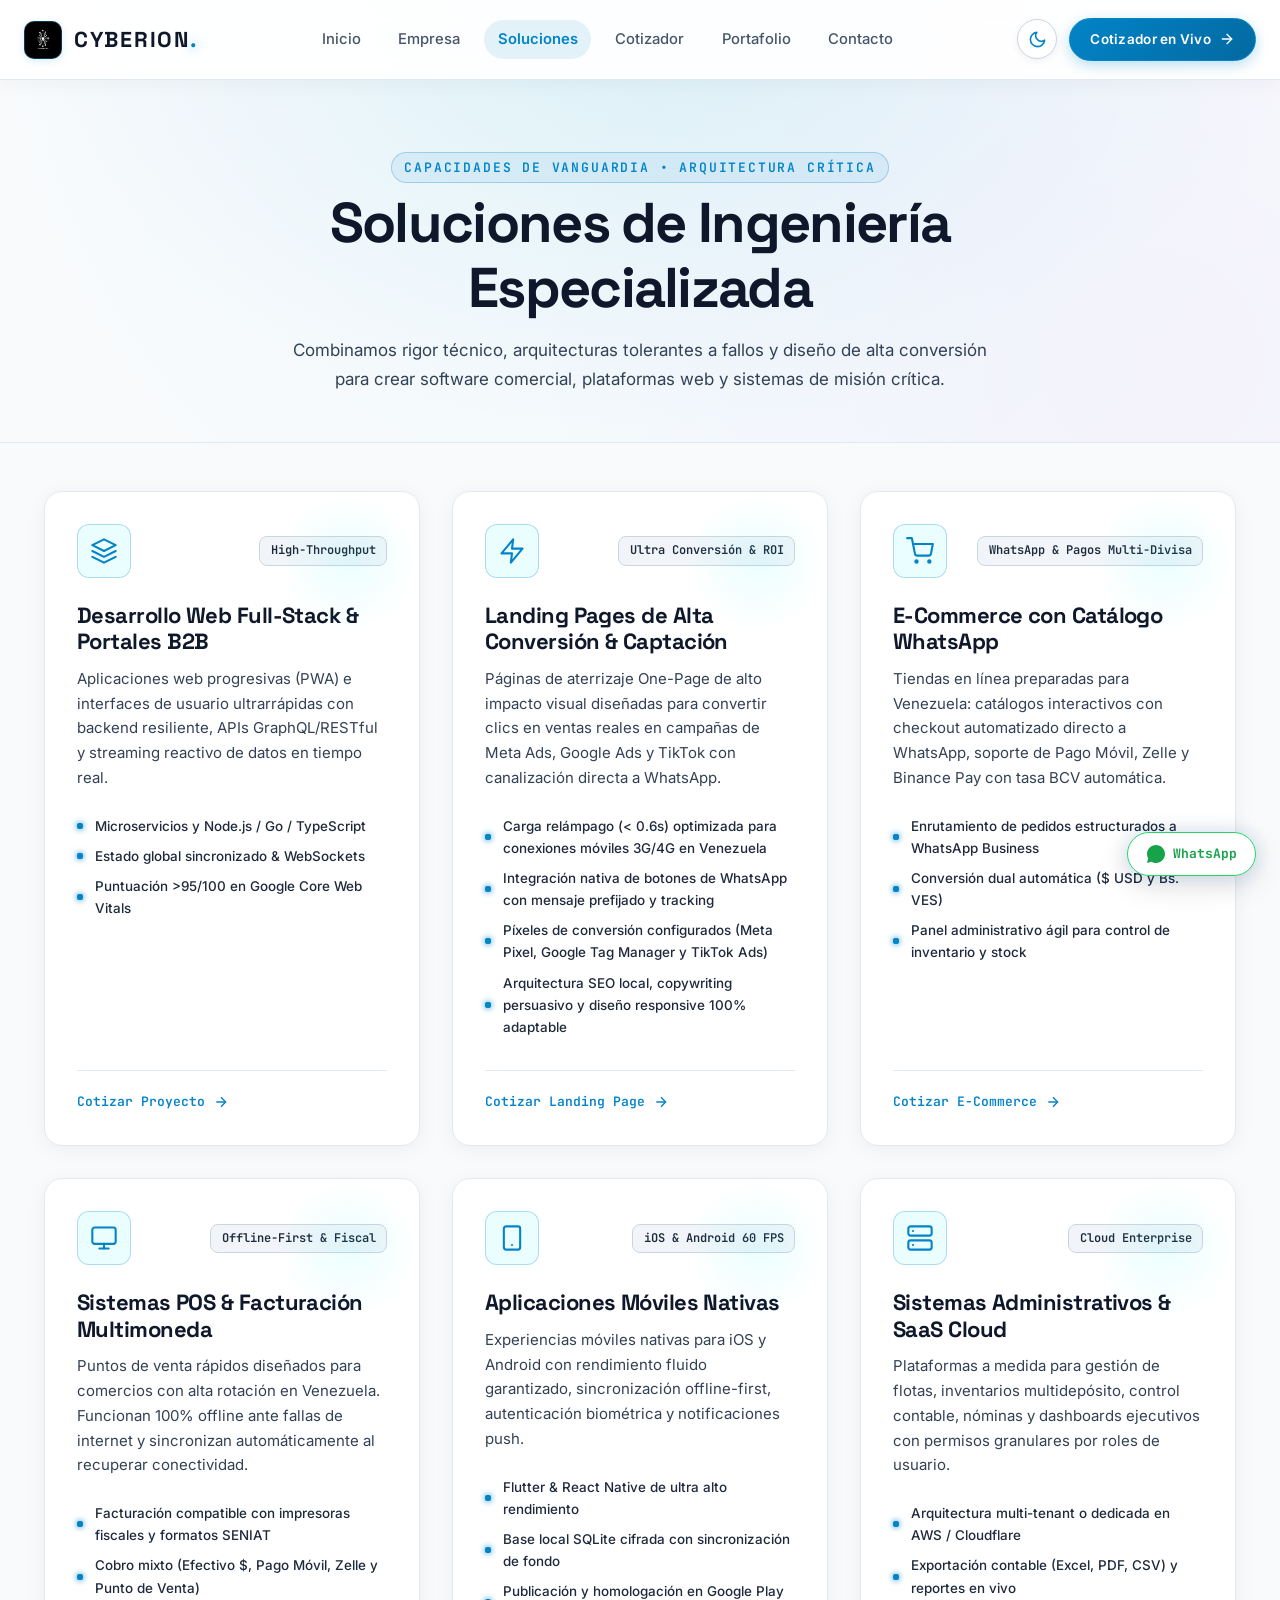
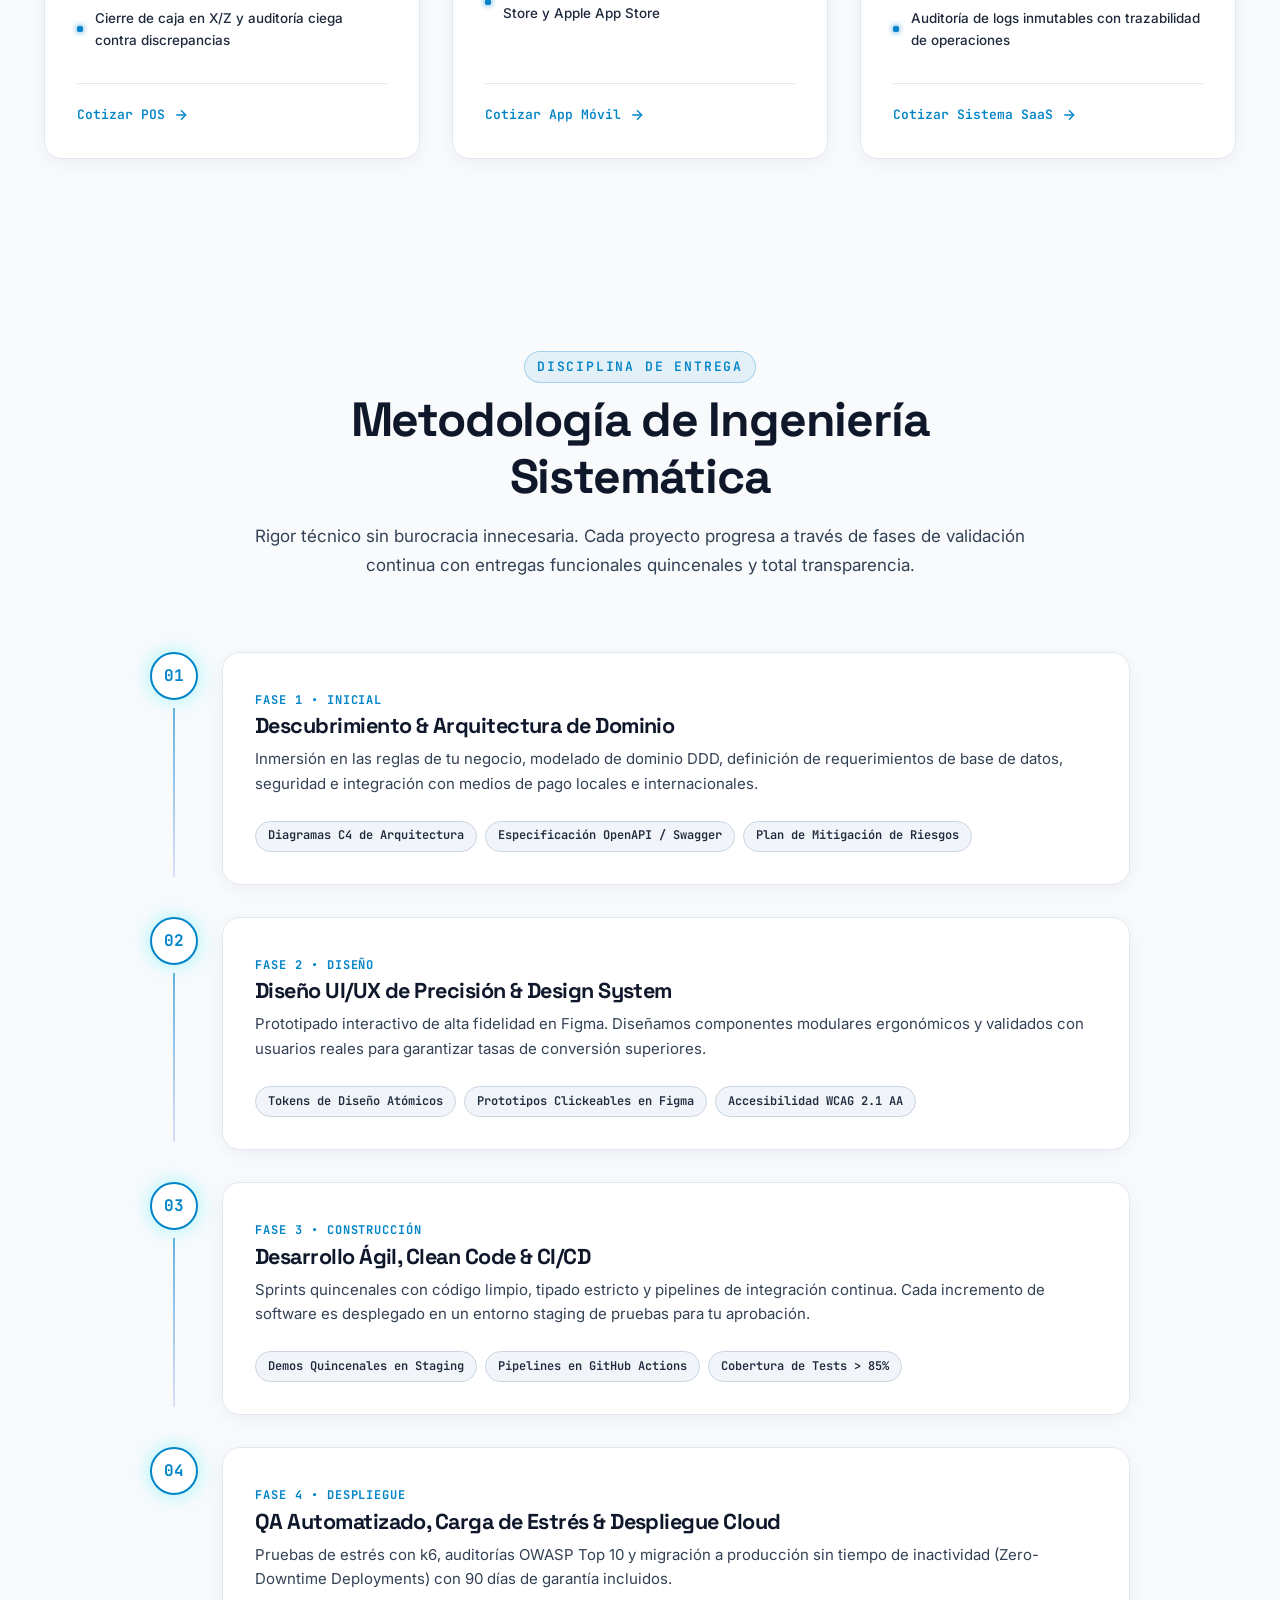
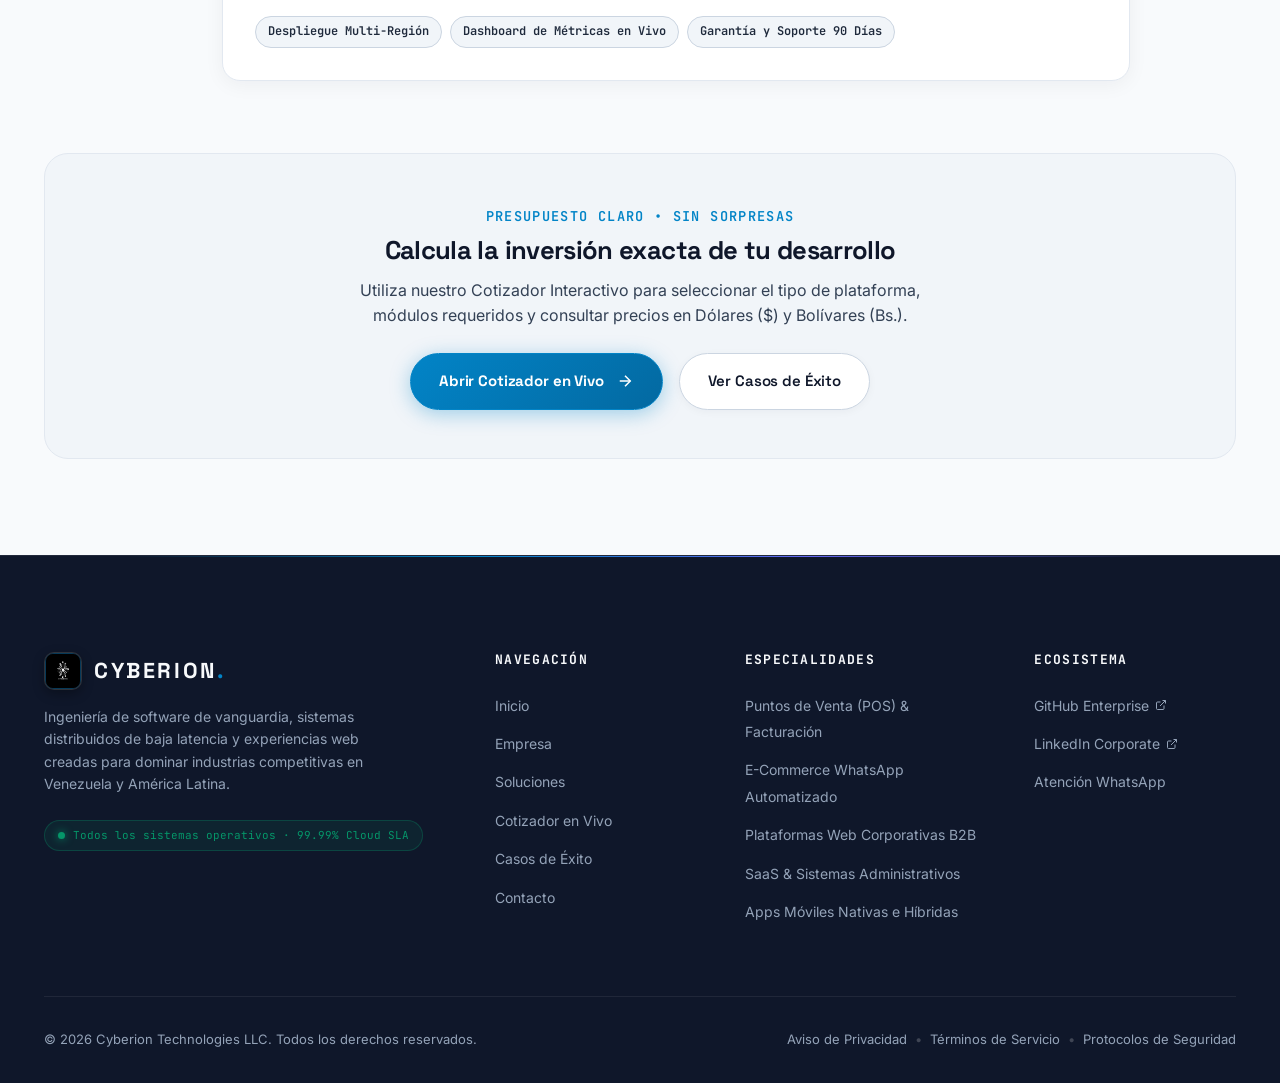
<file: servicios.html>
<!DOCTYPE html>
<html lang="es" class="no-js" data-theme="light">
<head>
  <meta charset="UTF-8">
  <meta name="viewport" content="width=device-width, initial-scale=1.0">
  <meta http-equiv="X-UA-Compatible" content="ie=edge">
  
  <!-- SEO & Metadatos Corporativos -->
  <title>Soluciones & Servicios de Software | Cyberion Venezuela</title>
  <meta name="description" content="Servicios especializados de desarrollo web full-stack, tiendas online con WhatsApp, sistemas POS y facturación multimoneda, SaaS a medida y apps móviles en Venezuela.">
  <meta name="keywords" content="servicios desarrollo software venezuela, desarrollo web caracas, tiendas online whatsapp, sistemas pos venezuela, aplicaciones moviles caracas">
  <meta name="author" content="Cyberion Engineering Studio">
  <meta name="robots" content="index, follow">
  <meta name="theme-color" content="#F8FAFC">

  <!-- Open Graph -->
  <meta property="og:type" content="website">
  <meta property="og:site_name" content="Cyberion Venezuela">
  <meta property="og:title" content="Soluciones & Servicios de Software | Cyberion">
  <meta property="og:description" content="Plataformas web de alto rendimiento, comercio electrónico y sistemas a la medida con soporte multi-divisa para empresas venezolanas.">
  <meta property="og:image" content="icono.png">

  <!-- Tipografías de Google Fonts -->
  <link rel="preconnect" href="https://fonts.googleapis.com">
  <link rel="preconnect" href="https://fonts.gstatic.com" crossorigin>
  <link href="https://fonts.googleapis.com/css2?family=Inter:wght@300;400;500;600;700&family=JetBrains+Mono:wght@400;500;600;700&family=Space+Grotesk:wght@500;600;700&display=swap" rel="stylesheet">

  <!-- Hoja de Estilos -->
  <link rel="stylesheet" href="styles.css">

  <!-- Favicon Oficial Circuit Emblem -->
  <link rel="icon" type="image/jpeg" href="icono.png">
  <link rel="icon" type="image/png" href="icono.png">
  <link rel="shortcut icon" href="favicon.png">
  <link rel="apple-touch-icon" href="icono.png">
</head>
<body class="site-body">
  <a href="#main-content" class="skip-link">Saltar al contenido principal</a>

  <!-- NAVBAR PRINCIPAL -->
  <header class="navbar" id="site-header" role="banner">
    <div class="navbar__container">
      <a href="index.html" class="navbar__brand" aria-label="Cyberion - Página de Inicio">
        <span class="navbar__logo-icon" aria-hidden="true">
          <img src="icono.png" alt="Cyberion Logo" class="navbar__logo-img" width="34" height="34">
        </span>
        <span class="navbar__logo-text">CYBERION<span class="navbar__logo-dot">.</span></span>
      </a>

      <nav class="navbar__nav" id="primary-navigation" role="navigation" aria-label="Navegación principal">
        <ul class="navbar__menu" role="menubar">
          <li class="navbar__item" role="none">
            <a href="index.html" class="navbar__link" role="menuitem" data-nav-link>Inicio</a>
          </li>
          <li class="navbar__item" role="none">
            <a href="empresa.html" class="navbar__link" role="menuitem" data-nav-link>Empresa</a>
          </li>
          <li class="navbar__item" role="none">
            <a href="servicios.html" class="navbar__link navbar__link--active" role="menuitem" data-nav-link>Soluciones</a>
          </li>
          <li class="navbar__item" role="none">
            <a href="cotizador.html" class="navbar__link" role="menuitem" data-nav-link>Cotizador</a>
          </li>
          <li class="navbar__item" role="none">
            <a href="portafolio.html" class="navbar__link" role="menuitem" data-nav-link>Portafolio</a>
          </li>
          <li class="navbar__item" role="none">
            <a href="contacto.html" class="navbar__link" role="menuitem" data-nav-link>Contacto</a>
          </li>
        </ul>
      </nav>

      <div class="navbar__actions">
        <button type="button" class="navbar__theme-btn" id="theme-toggle-btn" aria-label="Cambiar tema" title="Cambiar tema">
          <span class="navbar__theme-icon-box" aria-hidden="true">
            <svg class="theme-icon theme-icon--sun" width="18" height="18" viewBox="0 0 24 24" fill="none" stroke="currentColor" stroke-width="2" stroke-linecap="round" stroke-linejoin="round">
              <circle cx="12" cy="12" r="5"></circle>
              <line x1="12" y1="1" x2="12" y2="3"></line>
              <line x1="12" y1="21" x2="12" y2="23"></line>
              <line x1="4.22" y1="4.22" x2="5.64" y2="5.64"></line>
              <line x1="18.36" y1="18.36" x2="19.78" y2="19.78"></line>
              <line x1="1" y1="12" x2="3" y2="12"></line>
              <line x1="21" y1="12" x2="23" y2="12"></line>
              <line x1="4.22" y1="19.78" x2="5.64" y2="18.36"></line>
              <line x1="18.36" y1="5.64" x2="19.78" y2="4.22"></line>
            </svg>
            <svg class="theme-icon theme-icon--moon" width="18" height="18" viewBox="0 0 24 24" fill="none" stroke="currentColor" stroke-width="2" stroke-linecap="round" stroke-linejoin="round" hidden>
              <path d="M21 12.79A9 9 0 1 1 11.21 3 7 7 0 0 0 21 12.79z"></path>
            </svg>
          </span>
        </button>

        <a href="cotizador.html" class="navbar__cta-btn" id="navbar-cta-quote">
          <span class="navbar__cta-text">Cotizador en Vivo</span>
          <svg class="navbar__cta-icon" width="16" height="16" viewBox="0 0 24 24" fill="none" stroke="currentColor" stroke-width="2" stroke-linecap="round" stroke-linejoin="round" aria-hidden="true">
            <line x1="5" y1="12" x2="19" y2="12"></line>
            <polyline points="12 5 19 12 12 19"></polyline>
          </svg>
        </a>

        <button type="button" class="navbar__toggle" id="mobile-menu-toggle" aria-expanded="false" aria-controls="primary-navigation" aria-label="Abrir menú de navegación">
          <span class="navbar__toggle-bar"></span>
          <span class="navbar__toggle-bar"></span>
          <span class="navbar__toggle-bar"></span>
        </button>
      </div>
    </div>
  </header>

  <main id="main-content">
    <!-- CABECERA DE PÁGINA -->
    <section class="page-header">
      <div class="page-header__container">
        <span class="page-header__eyebrow">Capacidades de Vanguardia &bull; Arquitectura Crítica</span>
        <h1 class="page-header__title">Soluciones de Ingeniería Especializada</h1>
        <p class="page-header__description">
          Combinamos rigor técnico, arquitecturas tolerantes a fallos y diseño de alta conversión para crear software comercial, plataformas web y sistemas de misión crítica.
        </p>
      </div>
    </section>

    <!-- CATÁLOGO DE SOLUCIONES -->
    <section class="services" id="services" style="padding-top: var(--space-2xl);" aria-labelledby="services-title">
      <div class="services__container">
        <div class="services__grid">
          <!-- Solución 1: Desarrollo Web Full-Stack -->
          <article class="service-card" data-service="fullstack">
            <div class="service-card__top">
              <div class="service-card__icon-wrapper" aria-hidden="true">
                <svg width="28" height="28" viewBox="0 0 24 24" fill="none" stroke="currentColor" stroke-width="1.8" stroke-linecap="round" stroke-linejoin="round">
                  <polygon points="12 2 2 7 12 12 22 7 12 2"></polygon>
                  <polyline points="2 17 12 22 22 17"></polyline>
                  <polyline points="2 12 12 17 22 12"></polyline>
                </svg>
              </div>
              <span class="service-card__tag">High-Throughput</span>
            </div>
            <h3 class="service-card__title service-card__title--highlighted">Desarrollo Web Full-Stack & Portales B2B</h3>
            <p class="service-card__text">
              Aplicaciones web progresivas (PWA) e interfaces de usuario ultrarrápidas con backend resiliente, APIs GraphQL/RESTful y streaming reactivo de datos en tiempo real.
            </p>
            <ul class="service-card__features" aria-label="Aspectos técnicos">
              <li class="service-card__feature-item">
                <span class="service-card__feature-bullet" aria-hidden="true"></span>
                <span>Microservicios y Node.js / Go / TypeScript</span>
              </li>
              <li class="service-card__feature-item">
                <span class="service-card__feature-bullet" aria-hidden="true"></span>
                <span>Estado global sincronizado & WebSockets</span>
              </li>
              <li class="service-card__feature-item">
                <span class="service-card__feature-bullet" aria-hidden="true"></span>
                <span>Puntuación &gt;95/100 en Google Core Web Vitals</span>
              </li>
            </ul>
            <div class="service-card__footer">
              <a href="cotizador.html" class="service-card__link">
                <span>Cotizar Proyecto</span>
                <svg width="16" height="16" viewBox="0 0 24 24" fill="none" stroke="currentColor" stroke-width="2" aria-hidden="true"><line x1="5" y1="12" x2="19" y2="12"></line><polyline points="12 5 19 12 12 19"></polyline></svg>
              </a>
            </div>
          </article>

          <!-- Solución 2: Landing Pages de Alta Conversión & Lead Gen -->
          <article class="service-card" data-service="landing">
            <div class="service-card__top">
              <div class="service-card__icon-wrapper" aria-hidden="true">
                <svg width="28" height="28" viewBox="0 0 24 24" fill="none" stroke="currentColor" stroke-width="1.8" stroke-linecap="round" stroke-linejoin="round">
                  <polygon points="13 2 3 14 12 14 11 22 21 10 12 10 13 2"></polygon>
                </svg>
              </div>
              <span class="service-card__tag">Ultra Conversión & ROI</span>
            </div>
            <h3 class="service-card__title">Landing Pages de Alta Conversión & Captación</h3>
            <p class="service-card__text">
              Páginas de aterrizaje One-Page de alto impacto visual diseñadas para convertir clics en ventas reales en campañas de Meta Ads, Google Ads y TikTok con canalización directa a WhatsApp.
            </p>
            <ul class="service-card__features" aria-label="Aspectos técnicos">
              <li class="service-card__feature-item">
                <span class="service-card__feature-bullet" aria-hidden="true"></span>
                <span>Carga relámpago (&lt; 0.6s) optimizada para conexiones móviles 3G/4G en Venezuela</span>
              </li>
              <li class="service-card__feature-item">
                <span class="service-card__feature-bullet" aria-hidden="true"></span>
                <span>Integración nativa de botones de WhatsApp con mensaje prefijado y tracking</span>
              </li>
              <li class="service-card__feature-item">
                <span class="service-card__feature-bullet" aria-hidden="true"></span>
                <span>Píxeles de conversión configurados (Meta Pixel, Google Tag Manager y TikTok Ads)</span>
              </li>
              <li class="service-card__feature-item">
                <span class="service-card__feature-bullet" aria-hidden="true"></span>
                <span>Arquitectura SEO local, copywriting persuasivo y diseño responsive 100% adaptable</span>
              </li>
            </ul>
            <div class="service-card__footer">
              <a href="cotizador.html" class="service-card__link">
                <span>Cotizar Landing Page</span>
                <svg width="16" height="16" viewBox="0 0 24 24" fill="none" stroke="currentColor" stroke-width="2" aria-hidden="true"><line x1="5" y1="12" x2="19" y2="12"></line><polyline points="12 5 19 12 12 19"></polyline></svg>
              </a>
            </div>
          </article>

          <!-- Solución 2: E-Commerce de Alta Conversión & WhatsApp -->
          <article class="service-card" data-service="ecommerce">
            <div class="service-card__top">
              <div class="service-card__icon-wrapper" aria-hidden="true">
                <svg width="28" height="28" viewBox="0 0 24 24" fill="none" stroke="currentColor" stroke-width="1.8" stroke-linecap="round" stroke-linejoin="round">
                  <circle cx="9" cy="21" r="1"></circle>
                  <circle cx="20" cy="21" r="1"></circle>
                  <path d="M1 1h4l2.68 13.39a2 2 0 0 0 2 1.61h9.72a2 2 0 0 0 2-1.61L23 6H6"></path>
                </svg>
              </div>
              <span class="service-card__tag">WhatsApp & Pagos Multi-Divisa</span>
            </div>
            <h3 class="service-card__title">E-Commerce con Catálogo WhatsApp</h3>
            <p class="service-card__text">
              Tiendas en línea preparadas para Venezuela: catálogos interactivos con checkout automatizado directo a WhatsApp, soporte de Pago Móvil, Zelle y Binance Pay con tasa BCV automática.
            </p>
            <ul class="service-card__features" aria-label="Aspectos técnicos">
              <li class="service-card__feature-item">
                <span class="service-card__feature-bullet" aria-hidden="true"></span>
                <span>Enrutamiento de pedidos estructurados a WhatsApp Business</span>
              </li>
              <li class="service-card__feature-item">
                <span class="service-card__feature-bullet" aria-hidden="true"></span>
                <span>Conversión dual automática ($ USD y Bs. VES)</span>
              </li>
              <li class="service-card__feature-item">
                <span class="service-card__feature-bullet" aria-hidden="true"></span>
                <span>Panel administrativo ágil para control de inventario y stock</span>
              </li>
            </ul>
            <div class="service-card__footer">
              <a href="cotizador.html" class="service-card__link">
                <span>Cotizar E-Commerce</span>
                <svg width="16" height="16" viewBox="0 0 24 24" fill="none" stroke="currentColor" stroke-width="2" aria-hidden="true"><line x1="5" y1="12" x2="19" y2="12"></line><polyline points="12 5 19 12 12 19"></polyline></svg>
              </a>
            </div>
          </article>

          <!-- Solución 3: Puntos de Venta (POS) & Facturación -->
          <article class="service-card" data-service="pos">
            <div class="service-card__top">
              <div class="service-card__icon-wrapper" aria-hidden="true">
                <svg width="28" height="28" viewBox="0 0 24 24" fill="none" stroke="currentColor" stroke-width="1.8" stroke-linecap="round" stroke-linejoin="round">
                  <rect x="2" y="3" width="20" height="14" rx="2" ry="2"></rect>
                  <line x1="8" y1="21" x2="16" y2="21"></line>
                  <line x1="12" y1="17" x2="12" y2="21"></line>
                </svg>
              </div>
              <span class="service-card__tag">Offline-First & Fiscal</span>
            </div>
            <h3 class="service-card__title">Sistemas POS & Facturación Multimoneda</h3>
            <p class="service-card__text">
              Puntos de venta rápidos diseñados para comercios con alta rotación en Venezuela. Funcionan 100% offline ante fallas de internet y sincronizan automáticamente al recuperar conectividad.
            </p>
            <ul class="service-card__features" aria-label="Aspectos técnicos">
              <li class="service-card__feature-item">
                <span class="service-card__feature-bullet" aria-hidden="true"></span>
                <span>Facturación compatible con impresoras fiscales y formatos SENIAT</span>
              </li>
              <li class="service-card__feature-item">
                <span class="service-card__feature-bullet" aria-hidden="true"></span>
                <span>Cobro mixto (Efectivo $, Pago Móvil, Zelle y Punto de Venta)</span>
              </li>
              <li class="service-card__feature-item">
                <span class="service-card__feature-bullet" aria-hidden="true"></span>
                <span>Cierre de caja en X/Z y auditoría ciega contra discrepancias</span>
              </li>
            </ul>
            <div class="service-card__footer">
              <a href="cotizador.html" class="service-card__link">
                <span>Cotizar POS</span>
                <svg width="16" height="16" viewBox="0 0 24 24" fill="none" stroke="currentColor" stroke-width="2" aria-hidden="true"><line x1="5" y1="12" x2="19" y2="12"></line><polyline points="12 5 19 12 12 19"></polyline></svg>
              </a>
            </div>
          </article>

          <!-- Solución 4: Aplicaciones Móviles Nativas & Híbridas -->
          <article class="service-card" data-service="mobile">
            <div class="service-card__top">
              <div class="service-card__icon-wrapper" aria-hidden="true">
                <svg width="28" height="28" viewBox="0 0 24 24" fill="none" stroke="currentColor" stroke-width="1.8" stroke-linecap="round" stroke-linejoin="round">
                  <rect x="5" y="2" width="14" height="20" rx="2" ry="2"></rect>
                  <line x1="12" y1="18" x2="12.01" y2="18"></line>
                </svg>
              </div>
              <span class="service-card__tag">iOS & Android 60 FPS</span>
            </div>
            <h3 class="service-card__title">Aplicaciones Móviles Nativas</h3>
            <p class="service-card__text">
              Experiencias móviles nativas para iOS y Android con rendimiento fluido garantizado, sincronización offline-first, autenticación biométrica y notificaciones push.
            </p>
            <ul class="service-card__features" aria-label="Aspectos técnicos">
              <li class="service-card__feature-item">
                <span class="service-card__feature-bullet" aria-hidden="true"></span>
                <span>Flutter & React Native de ultra alto rendimiento</span>
              </li>
              <li class="service-card__feature-item">
                <span class="service-card__feature-bullet" aria-hidden="true"></span>
                <span>Base local SQLite cifrada con sincronización de fondo</span>
              </li>
              <li class="service-card__feature-item">
                <span class="service-card__feature-bullet" aria-hidden="true"></span>
                <span>Publicación y homologación en Google Play Store y Apple App Store</span>
              </li>
            </ul>
            <div class="service-card__footer">
              <a href="cotizador.html" class="service-card__link">
                <span>Cotizar App Móvil</span>
                <svg width="16" height="16" viewBox="0 0 24 24" fill="none" stroke="currentColor" stroke-width="2" aria-hidden="true"><line x1="5" y1="12" x2="19" y2="12"></line><polyline points="12 5 19 12 12 19"></polyline></svg>
              </a>
            </div>
          </article>

          <!-- Solución 5: SaaS & Sistemas Administrativos a Medida -->
          <article class="service-card" data-service="architecture">
            <div class="service-card__top">
              <div class="service-card__icon-wrapper" aria-hidden="true">
                <svg width="28" height="28" viewBox="0 0 24 24" fill="none" stroke="currentColor" stroke-width="1.8" stroke-linecap="round" stroke-linejoin="round">
                  <rect x="2" y="2" width="20" height="8" rx="2" ry="2"></rect>
                  <rect x="2" y="14" width="20" height="8" rx="2" ry="2"></rect>
                  <line x1="6" y1="6" x2="6.01" y2="6"></line>
                  <line x1="6" y1="18" x2="6.01" y2="18"></line>
                </svg>
              </div>
              <span class="service-card__tag">Cloud Enterprise</span>
            </div>
            <h3 class="service-card__title">Sistemas Administrativos & SaaS Cloud</h3>
            <p class="service-card__text">
              Plataformas a medida para gestión de flotas, inventarios multidepósito, control contable, nóminas y dashboards ejecutivos con permisos granulares por roles de usuario.
            </p>
            <ul class="service-card__features" aria-label="Aspectos técnicos">
              <li class="service-card__feature-item">
                <span class="service-card__feature-bullet" aria-hidden="true"></span>
                <span>Arquitectura multi-tenant o dedicada en AWS / Cloudflare</span>
              </li>
              <li class="service-card__feature-item">
                <span class="service-card__feature-bullet" aria-hidden="true"></span>
                <span>Exportación contable (Excel, PDF, CSV) y reportes en vivo</span>
              </li>
              <li class="service-card__feature-item">
                <span class="service-card__feature-bullet" aria-hidden="true"></span>
                <span>Auditoría de logs inmutables con trazabilidad de operaciones</span>
              </li>
            </ul>
            <div class="service-card__footer">
              <a href="cotizador.html" class="service-card__link">
                <span>Cotizar Sistema SaaS</span>
                <svg width="16" height="16" viewBox="0 0 24 24" fill="none" stroke="currentColor" stroke-width="2" aria-hidden="true"><line x1="5" y1="12" x2="19" y2="12"></line><polyline points="12 5 19 12 12 19"></polyline></svg>
              </a>
            </div>
          </article>
        </div>
      </div>
    </section>

    <!-- METODOLOGÍA DE INGENIERÍA EN 4 FASES -->
    <section class="process" id="process" aria-labelledby="process-title">
      <div class="process__container">
        <header class="process__header">
          <span class="process__eyebrow">Disciplina de Entrega</span>
          <h2 class="process__title" id="process-title">Metodología de Ingeniería Sistemática</h2>
          <p class="process__description">
            Rigor técnico sin burocracia innecesaria. Cada proyecto progresa a través de fases de validación continua con entregas funcionales quincenales y total transparencia.
          </p>
        </header>

        <div class="process__timeline" role="list" aria-label="Fases del proceso de desarrollo">
          <!-- Paso 01 -->
          <article class="process__step" role="listitem">
            <div class="process__step-indicator">
              <span class="process__step-number">01</span>
              <div class="process__step-line" aria-hidden="true"></div>
            </div>
            <div class="process__step-content">
              <div class="process__step-header">
                <span class="process__step-phase">Fase 1 &bull; Inicial</span>
                <h3 class="process__step-title">Descubrimiento & Arquitectura de Dominio</h3>
              </div>
              <p class="process__step-desc">
                Inmersión en las reglas de tu negocio, modelado de dominio DDD, definición de requerimientos de base de datos, seguridad e integración con medios de pago locales e internacionales.
              </p>
              <div class="process__step-deliverables">
                <span class="process__step-pill">Diagramas C4 de Arquitectura</span>
                <span class="process__step-pill">Especificación OpenAPI / Swagger</span>
                <span class="process__step-pill">Plan de Mitigación de Riesgos</span>
              </div>
            </div>
          </article>

          <!-- Paso 02 -->
          <article class="process__step" role="listitem">
            <div class="process__step-indicator">
              <span class="process__step-number">02</span>
              <div class="process__step-line" aria-hidden="true"></div>
            </div>
            <div class="process__step-content">
              <div class="process__step-header">
                <span class="process__step-phase">Fase 2 &bull; Diseño</span>
                <h3 class="process__step-title">Diseño UI/UX de Precisión & Design System</h3>
              </div>
              <p class="process__step-desc">
                Prototipado interactivo de alta fidelidad en Figma. Diseñamos componentes modulares ergonómicos y validados con usuarios reales para garantizar tasas de conversión superiores.
              </p>
              <div class="process__step-deliverables">
                <span class="process__step-pill">Tokens de Diseño Atómicos</span>
                <span class="process__step-pill">Prototipos Clickeables en Figma</span>
                <span class="process__step-pill">Accesibilidad WCAG 2.1 AA</span>
              </div>
            </div>
          </article>

          <!-- Paso 03 -->
          <article class="process__step" role="listitem">
            <div class="process__step-indicator">
              <span class="process__step-number">03</span>
              <div class="process__step-line" aria-hidden="true"></div>
            </div>
            <div class="process__step-content">
              <div class="process__step-header">
                <span class="process__step-phase">Fase 3 &bull; Construcción</span>
                <h3 class="process__step-title">Desarrollo Ágil, Clean Code & CI/CD</h3>
              </div>
              <p class="process__step-desc">
                Sprints quincenales con código limpio, tipado estricto y pipelines de integración continua. Cada incremento de software es desplegado en un entorno staging de pruebas para tu aprobación.
              </p>
              <div class="process__step-deliverables">
                <span class="process__step-pill">Demos Quincenales en Staging</span>
                <span class="process__step-pill">Pipelines en GitHub Actions</span>
                <span class="process__step-pill">Cobertura de Tests &gt; 85%</span>
              </div>
            </div>
          </article>

          <!-- Paso 04 -->
          <article class="process__step" role="listitem">
            <div class="process__step-indicator">
              <span class="process__step-number">04</span>
            </div>
            <div class="process__step-content">
              <div class="process__step-header">
                <span class="process__step-phase">Fase 4 &bull; Despliegue</span>
                <h3 class="process__step-title">QA Automatizado, Carga de Estrés & Despliegue Cloud</h3>
              </div>
              <p class="process__step-desc">
                Pruebas de estrés con k6, auditorías OWASP Top 10 y migración a producción sin tiempo de inactividad (Zero-Downtime Deployments) con 90 días de garantía incluidos.
              </p>
              <div class="process__step-deliverables">
                <span class="process__step-pill">Despliegue Multi-Región</span>
                <span class="process__step-pill">Dashboard de Métricas en Vivo</span>
                <span class="process__step-pill">Garantía y Soporte 90 Días</span>
              </div>
            </div>
          </article>
        </div>

        <!-- Banner de Inversión / Cotizador -->
        <div style="margin-top: var(--space-3xl); text-align: center; padding: var(--space-2xl); background: var(--color-surface-2); border: 1px solid var(--color-border); border-radius: var(--radius-xl);">
          <span style="font-family: var(--font-mono); color: var(--color-cyan); font-size: 0.85rem; font-weight: 600; text-transform: uppercase; letter-spacing: 0.1em; display: inline-block; margin-bottom: var(--space-xs);">Presupuesto Claro &bull; Sin Sorpresas</span>
          <h3 style="font-size: 1.6rem; font-weight: 700; margin-bottom: var(--space-sm); color: var(--color-text-primary);">Calcula la inversión exacta de tu desarrollo</h3>
          <p style="color: var(--color-text-secondary); max-width: 620px; margin: 0 auto var(--space-lg); line-height: 1.6;">
            Utiliza nuestro Cotizador Interactivo para seleccionar el tipo de plataforma, módulos requeridos y consultar precios en Dólares ($) y Bolívares (Bs.).
          </p>
          <div style="display: flex; gap: var(--space-md); justify-content: center; flex-wrap: wrap;">
            <a href="cotizador.html" class="hero__cta hero__cta--primary">
              <span>Abrir Cotizador en Vivo</span>
              <svg width="18" height="18" viewBox="0 0 24 24" fill="none" stroke="currentColor" stroke-width="2"><line x1="5" y1="12" x2="19" y2="12"></line><polyline points="12 5 19 12 12 19"></polyline></svg>
            </a>
            <a href="portafolio.html" class="hero__cta hero__cta--secondary">
              <span>Ver Casos de Éxito</span>
            </a>
          </div>
        </div>
      </div>
    </section>
  </main>

  <!-- FOOTER -->
  <footer class="footer" role="contentinfo">
    <div class="footer__container">
      <div class="footer__top">
        <div class="footer__brand-col">
          <a href="index.html" class="footer__brand" aria-label="Cyberion - Volver arriba">
            <span class="footer__logo-icon" aria-hidden="true">
              <img src="icono.png" alt="Cyberion Logo" class="footer__logo-img" width="32" height="32">
            </span>
            <span class="footer__logo-text">CYBERION<span class="footer__logo-dot">.</span></span>
          </a>
          <p class="footer__tagline">
            Ingeniería de software de vanguardia, sistemas distribuidos de baja latencia y experiencias web creadas para dominar industrias competitivas en Venezuela y América Latina.
          </p>
          <div class="footer__system-status" role="status">
            <span class="footer__status-indicator" aria-hidden="true"></span>
            <span class="footer__status-text">Todos los sistemas operativos &middot; 99.99% Cloud SLA</span>
          </div>
        </div>

        <div class="footer__nav-col">
          <h4 class="footer__col-title">Navegación</h4>
          <ul class="footer__list">
            <li class="footer__item"><a href="index.html" class="footer__link">Inicio</a></li>
            <li class="footer__item"><a href="empresa.html" class="footer__link">Empresa</a></li>
            <li class="footer__item"><a href="servicios.html" class="footer__link">Soluciones</a></li>
            <li class="footer__item"><a href="cotizador.html" class="footer__link">Cotizador en Vivo</a></li>
            <li class="footer__item"><a href="portafolio.html" class="footer__link">Casos de Éxito</a></li>
            <li class="footer__item"><a href="contacto.html" class="footer__link">Contacto</a></li>
          </ul>
        </div>

        <div class="footer__nav-col">
          <h4 class="footer__col-title">Especialidades</h4>
          <ul class="footer__list">
            <li class="footer__item"><a href="servicios.html" class="footer__link">Puntos de Venta (POS) & Facturación</a></li>
            <li class="footer__item"><a href="servicios.html" class="footer__link">E-Commerce WhatsApp Automatizado</a></li>
            <li class="footer__item"><a href="servicios.html" class="footer__link">Plataformas Web Corporativas B2B</a></li>
            <li class="footer__item"><a href="servicios.html" class="footer__link">SaaS & Sistemas Administrativos</a></li>
            <li class="footer__item"><a href="servicios.html" class="footer__link">Apps Móviles Nativas e Híbridas</a></li>
          </ul>
        </div>

        <div class="footer__nav-col">
          <h4 class="footer__col-title">Ecosistema</h4>
          <ul class="footer__list">
            <li class="footer__item">
              <a href="https://github.com" target="_blank" rel="noopener noreferrer" class="footer__link footer__link--external">
                <span>GitHub Enterprise</span>
                <svg width="12" height="12" viewBox="0 0 24 24" fill="none" stroke="currentColor" stroke-width="2"><path d="M18 13v6a2 2 0 0 1-2 2H5a2 2 0 0 1-2-2V8a2 2 0 0 1 2-2h6"></path><polyline points="15 3 21 3 21 9"></polyline><line x1="10" y1="14" x2="21" y2="3"></line></svg>
              </a>
            </li>
            <li class="footer__item">
              <a href="https://linkedin.com" target="_blank" rel="noopener noreferrer" class="footer__link footer__link--external">
                <span>LinkedIn Corporate</span>
                <svg width="12" height="12" viewBox="0 0 24 24" fill="none" stroke="currentColor" stroke-width="2"><path d="M18 13v6a2 2 0 0 1-2 2H5a2 2 0 0 1-2-2V8a2 2 0 0 1 2-2h6"></path><polyline points="15 3 21 3 21 9"></polyline><line x1="10" y1="14" x2="21" y2="3"></line></svg>
              </a>
            </li>
            <li class="footer__item">
              <a href="https://wa.me/584141682547?text=Hola%20Cyberion,%20deseo%20informaci%C3%B3n%20sobre%20sus%20servicios%20de%20desarrollo" target="_blank" rel="noopener noreferrer" class="footer__link">
                <span>Atención WhatsApp</span>
              </a>
            </li>
          </ul>
        </div>
      </div>

      <div class="footer__bottom">
        <div class="footer__copyright">
          &copy; <span id="current-year">2026</span> Cyberion Technologies LLC. Todos los derechos reservados.
        </div>
        <div class="footer__legal">
          <a href="#privacy" class="footer__legal-link">Aviso de Privacidad</a>
          <span class="footer__separator" aria-hidden="true">&bull;</span>
          <a href="#terms" class="footer__legal-link">Términos de Servicio</a>
          <span class="footer__separator" aria-hidden="true">&bull;</span>
          <a href="#security" class="footer__legal-link">Protocolos de Seguridad</a>
        </div>
      </div>
    </div>
  </footer>

  <!-- Botón Flotante de Acción Rápida (WhatsApp) -->
  <div class="floating-quick-actions" aria-label="Acciones rápidas de contacto">
    <a href="https://wa.me/584141682547?text=Hola%20Cyberion,%20deseo%20informaci%C3%B3n%20sobre%20sus%20servicios%20de%20desarrollo" class="floating-action-btn floating-action-btn--whatsapp" target="_blank" rel="noopener noreferrer" aria-label="Contactar por WhatsApp">
      <span class="floating-action-btn__icon" aria-hidden="true">
        <svg width="18" height="18" viewBox="0 0 24 24" fill="currentColor"><path d="M12.031 6.172c-3.181 0-5.767 2.586-5.768 5.766-.001 1.298.38 2.27 1.019 3.287l-.582 2.128 2.182-.573c.978.58 1.911.928 3.145.929 3.178 0 5.767-2.587 5.768-5.766.001-3.187-2.575-5.77-5.764-5.771zm3.392 8.244c-.144.405-.837.774-1.17.824-.299.045-.677.063-1.092-.069-.252-.08-.575-.187-.988-.365-1.739-.751-2.874-2.502-2.961-2.617-.087-.116-.708-.94-.708-1.793s.448-1.273.607-1.446c.159-.173.346-.217.462-.217l.332.007c.106.005.249-.04.39.298.144.347.491 1.2.534 1.287.043.087.072.188.014.304-.058.116-.087.188-.173.289l-.26.304c-.087.086-.177.18-.076.354.101.174.449.741.964 1.201.662.591 1.221.774 1.394.86.173.086.275.072.376-.044.101-.116.433-.506.549-.68.116-.173.231-.145.39-.087s1.011.477 1.184.564.289.13.332.202c.045.072.045.419-.099.824zm-3.423-14.416c-6.627 0-12 5.373-12 12 0 2.155.57 4.178 1.564 5.928l-1.664 6.072 6.223-1.633c1.7 1 3.7 1.633 5.877 1.633 6.627 0 12-5.373 12-12s-5.373-12-12-12z"/></svg>
      </span>
      <span>WhatsApp</span>
    </a>
  </div>

  <script src="app.js"></script>
</body>
</html>
</file>
<file: styles.css>
/* =============================================================================
   CYBERION — PLATAFORMA DE INGENIERÍA DE SOFTWARE & DESARROLLO WEB
   HOJA DE ESTILOS DE PRODUCCIÓN (CSS3 PURO & METODOLOGÍA BEM)
   ============================================================================= */

/* -----------------------------------------------------------------------------
   01. VARIABLES GLOBALES / SISTEMA DE DISEÑO (ESTÉTICA CYBER-TECH)
   ----------------------------------------------------------------------------- */
:root {
  /* Paleta Cromática Base (Dark Mode Nativo) */
  --color-bg-primary: #080B11;          /* Obsidian Deep */
  --color-bg-surface: #111726;          /* Cyber Slate */
  --color-bg-surface-elevated: #161F33; /* Slate Light */
  --color-bg-surface-alpha: rgba(17, 23, 38, 0.72);
  --color-bg-surface-glass: rgba(17, 23, 38, 0.85);

  /* Acentos Tecnológicos Neón */
  --color-cyan: #00F0FF;                /* Cyan Neón Principal */
  --color-cyan-hover: #33F3FF;
  --color-cyan-glow: rgba(0, 240, 255, 0.35);
  --color-cyan-subtle: rgba(0, 240, 255, 0.12);
  --color-cyan-border: rgba(0, 240, 255, 0.22);

  --color-violet: #6E00FF;              /* Violeta Eléctrico Secundario */
  --color-violet-glow: rgba(110, 0, 255, 0.4);
  --color-violet-subtle: rgba(110, 0, 255, 0.15);

  /* Tipografía & Estados de Texto */
  --color-text-primary: #F8FAFC;        /* Blanco Nieve */
  --color-text-secondary: #94A3B8;      /* Gris Técnico */
  --color-text-muted: #64748B;          /* Gris Atenuado */
  --color-text-dark: #080B11;

  /* Estados Funcionales de Validación */
  --color-success: #10B981;             /* Éxito / Online */
  --color-success-bg: rgba(16, 185, 129, 0.12);
  --color-success-border: rgba(16, 185, 129, 0.3);
  --color-error: #EF4444;               /* Error / Alerta */
  --color-error-bg: rgba(239, 68, 68, 0.12);
  --color-error-border: rgba(239, 68, 68, 0.35);

  /* Familias Tipográficas */
  --font-heading: 'Space Grotesk', -apple-system, BlinkMacSystemFont, sans-serif;
  --font-body: 'Inter', -apple-system, BlinkMacSystemFont, 'Segoe UI', Roboto, sans-serif;
  --font-mono: 'JetBrains Mono', 'Fira Code', monospace;

  /* Escala de Espaciado Modular */
  --space-2xs: 0.25rem;  /* 4px */
  --space-xs:  0.5rem;   /* 8px */
  --space-sm:  0.75rem;  /* 12px */
  --space-md:  1rem;     /* 16px */
  --space-lg:  1.5rem;   /* 24px */
  --space-xl:  2rem;     /* 32px */
  --space-2xl: 3rem;     /* 48px */
  --space-3xl: 4.5rem;   /* 72px */
  --space-4xl: 6rem;     /* 96px */

  /* Superficies y Bordes Estructurados */
  --color-surface-2: #111726;
  --color-surface-card: #111726;
  --color-border: rgba(0, 240, 255, 0.15);

  /* Radios de Borde */
  --radius-xs: 4px;
  --radius-sm: 8px;
  --radius-md: 12px;
  --radius-lg: 18px;
  --radius-xl: 24px;
  --radius-2xl: 32px;
  --radius-pill: 9999px;

  /* Sombras y Efectos Neón */
  --shadow-subtle: 0 4px 20px rgba(0, 0, 0, 0.4);
  --shadow-card: 0 10px 30px -10px rgba(0, 0, 0, 0.6);
  --shadow-xl: 0 20px 40px rgba(0, 0, 0, 0.5);
  --shadow-cyan-glow: 0 0 25px rgba(0, 240, 255, 0.3);
  --shadow-cyan-bright: 0 0 35px rgba(0, 240, 255, 0.55);
  --shadow-violet-glow: 0 0 30px rgba(110, 0, 255, 0.35);

  /* Transiciones Fluidas */
  --ease-spring: cubic-bezier(0.4, 0, 0.2, 1);
  --transition-fast: all 0.2s var(--ease-spring);
  --transition-base: all 0.3s var(--ease-spring);
  --transition-slow: all 0.5s var(--ease-spring);

  /* Dimensiones del Layout */
  --navbar-height: 80px;
  --container-max-width: 1240px;
}

/* -----------------------------------------------------------------------------
   01.B VARIABLES PARA MODO CLARO (LIGHT MODE PREMIUM)
   ----------------------------------------------------------------------------- */
:root[data-theme="light"],
html[data-theme="light"],
body[data-theme="light"] {
  /* Paleta Cromática Base (Light Mode) */
  --color-bg-primary: #F8FAFC;          /* Lienzo suave blanco-nieve/slate */
  --color-bg-surface: #FFFFFF;          /* Blanco puro para tarjetas elevadas */
  --color-bg-surface-elevated: #F1F5F9; /* Gris muy suave para inputs y fondos secundarios */
  --color-bg-surface-alpha: rgba(255, 255, 255, 0.88);
  --color-bg-surface-glass: rgba(255, 255, 255, 0.94);
  --color-surface-2: #F1F5F9;
  --color-surface-card: #FFFFFF;
  --color-border: #E2E8F0;

  /* Acentos Tecnológicos en Modo Claro */
  --color-cyan: #0284C7;                /* Azul cian tecnológico de alta legibilidad */
  --color-cyan-hover: #0369A1;
  --color-cyan-glow: rgba(2, 132, 199, 0.22);
  --color-cyan-subtle: rgba(2, 132, 199, 0.08);
  --color-cyan-border: rgba(2, 132, 199, 0.28);

  --color-violet: #6366F1;              /* Indigo vibrante */
  --color-violet-glow: rgba(99, 102, 241, 0.22);
  --color-violet-subtle: rgba(99, 102, 241, 0.08);

  /* Tipografía & Estados de Texto en Claro */
  --color-text-primary: #0F172A;        /* Slate 900 oscuro y nítido para títulos */
  --color-text-secondary: #334155;      /* Slate 700 para párrafos y descripciones */
  --color-text-muted: #64748B;          /* Slate 500 para notas y detalles */
  --color-text-dark: #FFFFFF;           /* Texto sobre botones primarios oscuros */

  /* Estados Funcionales */
  --color-success: #059669;
  --color-success-bg: rgba(5, 150, 105, 0.1);
  --color-success-border: rgba(5, 150, 105, 0.3);
  --color-error: #DC2626;
  --color-error-bg: rgba(220, 38, 38, 0.08);
  --color-error-border: rgba(220, 38, 38, 0.3);

  /* Sombras y Elevaciones Elegantes */
  --shadow-subtle: 0 4px 20px rgba(15, 23, 42, 0.06);
  --shadow-card: 0 10px 25px -5px rgba(15, 23, 42, 0.08), 0 8px 10px -6px rgba(15, 23, 42, 0.04);
  --shadow-xl: 0 20px 40px rgba(15, 23, 42, 0.08);
  --shadow-cyan-glow: 0 4px 20px rgba(2, 132, 199, 0.18);
  --shadow-cyan-bright: 0 4px 24px rgba(2, 132, 199, 0.3);
  --shadow-violet-glow: 0 4px 20px rgba(99, 102, 241, 0.2);
}

/* -----------------------------------------------------------------------------
   02. RESET & ESTILOS BASE GENERALES
   ----------------------------------------------------------------------------- */
*,
*::before,
*::after {
  box-sizing: border-box;
  margin: 0;
  padding: 0;
}

html {
  font-size: 16px;
  scroll-behavior: smooth;
  scroll-padding-top: var(--navbar-height);
  -webkit-text-size-adjust: 100%;
  overflow-x: hidden;
  max-width: 100vw;
  width: 100%;
}

body.site-body {
  font-family: var(--font-body);
  font-weight: 400;
  line-height: 1.65;
  color: var(--color-text-secondary);
  background-color: var(--color-bg-primary);
  background-image: 
    radial-gradient(circle at 50% 0%, rgba(0, 240, 255, 0.04) 0%, transparent 60%),
    radial-gradient(circle at 90% 40%, rgba(110, 0, 255, 0.03) 0%, transparent 50%);
  background-attachment: fixed;
  overflow-x: hidden;
  max-width: 100vw;
  width: 100%;
  min-height: 100vh;
  -webkit-font-smoothing: antialiased;
  -moz-osx-font-smoothing: grayscale;
}

/* Enlace de accesibilidad para teclado */
.skip-link {
  position: absolute;
  top: -100px;
  left: 20px;
  padding: var(--space-sm) var(--space-md);
  background: var(--color-cyan);
  color: var(--color-text-dark);
  font-weight: 700;
  font-family: var(--font-mono);
  border-radius: var(--radius-sm);
  z-index: 9999;
  transition: top 0.2s ease;
}

.skip-link:focus {
  top: 20px;
}

/* Estilo de la Barra de Desplazamiento Cyber-Tech */
::-webkit-scrollbar {
  width: 10px;
}

::-webkit-scrollbar-track {
  background: var(--color-bg-primary);
}

::-webkit-scrollbar-thumb {
  background: #1e293b;
  border-radius: var(--radius-pill);
  border: 2px solid var(--color-bg-primary);
}

::-webkit-scrollbar-thumb:hover {
  background: var(--color-cyan);
}

/* Tipografía de Encabezados Base */
h1, h2, h3, h4, h5, h6 {
  font-family: var(--font-heading);
  color: var(--color-text-primary);
  line-height: 1.2;
  letter-spacing: -0.025em;
  font-weight: 700;
}

p {
  margin-bottom: 0;
}

a {
  color: inherit;
  text-decoration: none;
  transition: var(--transition-fast);
}

ul, ol {
  list-style: none;
}

button, input, select, textarea {
  font-family: inherit;
  font-size: inherit;
  color: inherit;
  border: none;
  outline: none;
  background: none;
}

button {
  cursor: pointer;
}

img, svg {
  display: block;
  max-width: 100%;
}

/* Contenedores Genéricos Reutilizables */
.main-content {
  position: relative;
  width: 100%;
}

/* -----------------------------------------------------------------------------
   03. NAVBAR PRINCIPAL (header.navbar)
   ----------------------------------------------------------------------------- */
.navbar {
  position: fixed;
  top: 0;
  left: 0;
  width: 100%;
  height: var(--navbar-height);
  z-index: 1000;
  background: rgba(8, 11, 17, 0.78);
  backdrop-filter: blur(14px);
  -webkit-backdrop-filter: blur(14px);
  border-bottom: 1px solid rgba(0, 240, 255, 0.12);
  transition: var(--transition-base);
}

.navbar--scrolled {
  background: rgba(8, 11, 17, 0.94);
  border-bottom-color: rgba(0, 240, 255, 0.25);
  box-shadow: 0 8px 30px rgba(0, 0, 0, 0.6);
}

.navbar__container {
  max-width: 1420px;
  margin: 0 auto;
  padding: 0 var(--space-lg);
  height: 100%;
  display: flex;
  align-items: center;
  justify-content: space-between;
  gap: var(--space-md);
}

/* Logotipo / Isotipo con Logo Oficial */
.navbar__brand {
  display: flex;
  align-items: center;
  gap: var(--space-sm);
  text-decoration: none;
  position: relative;
  z-index: 1002;
  flex-shrink: 0;
}

.navbar__logo-icon {
  display: flex;
  align-items: center;
  justify-content: center;
  width: 38px;
  height: 38px;
  border-radius: 10px;
  overflow: hidden;
  background: #080B11;
  border: 1px solid rgba(0, 240, 255, 0.3);
  box-shadow: 0 2px 10px rgba(0, 240, 255, 0.2);
  transition: transform 0.3s var(--ease-spring), box-shadow 0.3s ease;
  flex-shrink: 0;
}

[data-theme="light"] .navbar__logo-icon {
  background: #0F172A;
  border: 1px solid rgba(2, 132, 199, 0.3);
  box-shadow: 0 2px 8px rgba(2, 132, 199, 0.15);
}

.navbar__brand:hover .navbar__logo-icon {
  transform: scale(1.08) rotate(4deg);
  box-shadow: 0 0 18px var(--color-cyan);
}

.navbar__logo-img {
  width: 100%;
  height: 100%;
  object-fit: cover;
}

.navbar__logo-text {
  font-family: var(--font-heading);
  font-size: 1.35rem;
  font-weight: 700;
  letter-spacing: 0.08em;
  color: var(--color-text-primary);
}

.navbar__logo-dot {
  color: var(--color-cyan);
  text-shadow: 0 0 12px var(--color-cyan);
}

/* Menú de Navegación */
.navbar__nav {
  display: none; /* Se activa en desktop >= 992px */
}

.navbar__menu {
  display: flex;
  align-items: center;
  gap: 0.4rem;
}

@media (min-width: 1200px) {
  .navbar__menu {
    gap: 0.65rem;
  }
}

.navbar__item {
  position: relative;
}

.navbar__link {
  font-family: var(--font-body);
  font-size: 0.925rem;
  font-weight: 500;
  color: var(--color-text-secondary);
  display: flex;
  align-items: center;
  gap: 4px;
  padding: 0.45rem 0.85rem;
  border-radius: var(--radius-pill);
  position: relative;
  transition: var(--transition-fast);
  white-space: nowrap;
  text-decoration: none;
}

.navbar__link:hover {
  color: var(--color-text-primary);
  background: rgba(255, 255, 255, 0.06);
}

[data-theme="light"] .navbar__link:hover {
  color: var(--color-cyan);
  background: rgba(2, 132, 199, 0.08);
}

.navbar__link--active {
  color: var(--color-cyan);
  background: var(--color-cyan-subtle);
  font-weight: 600;
}

[data-theme="light"] .navbar__link--active {
  color: var(--color-cyan);
  background: rgba(2, 132, 199, 0.1);
  font-weight: 600;
}

/* Acciones Navbar (CTA & Hamburguesa) */
.navbar__actions {
  display: flex;
  align-items: center;
  gap: var(--space-sm);
  position: relative;
  z-index: 1002;
  flex-shrink: 0;
}

.navbar__cta-btn {
  display: none; /* Mostrar en desktop */
  align-items: center;
  gap: var(--space-xs);
  padding: 0.58rem 1.25rem;
  font-family: var(--font-body);
  font-size: 0.84375rem;
  font-weight: 600;
  letter-spacing: 0.02em;
  color: #080B11;
  background: var(--color-cyan);
  border: 1px solid var(--color-cyan);
  border-radius: var(--radius-pill);
  box-shadow: 0 4px 16px rgba(0, 240, 255, 0.35);
  transition: var(--transition-base);
  white-space: nowrap;
}

[data-theme="light"] .navbar__cta-btn {
  color: #FFFFFF;
  background: linear-gradient(135deg, #0284C7, #0369A1);
  border-color: #0284C7;
  box-shadow: 0 4px 14px rgba(2, 132, 199, 0.28);
}

.navbar__cta-btn:hover {
  transform: translateY(-2px);
  box-shadow: 0 6px 24px rgba(0, 240, 255, 0.5);
  background: var(--color-cyan-hover);
}

[data-theme="light"] .navbar__cta-btn:hover {
  background: #0284C7;
  box-shadow: 0 6px 20px rgba(2, 132, 199, 0.38);
}

.navbar__cta-icon {
  transition: transform 0.25s ease;
}

.navbar__cta-btn:hover .navbar__cta-icon {
  transform: translateX(4px);
}

/* Botón Hamburguesa Móvil */
.navbar__toggle {
  width: 44px;
  height: 44px;
  display: flex;
  flex-direction: column;
  align-items: center;
  justify-content: center;
  gap: 5px;
  background: var(--color-bg-surface);
  border: 1px solid var(--color-cyan-border);
  border-radius: var(--radius-sm);
  color: var(--color-text-primary);
  cursor: pointer;
  transition: var(--transition-fast);
  padding: 0;
}

.navbar__toggle:hover {
  border-color: var(--color-cyan);
  box-shadow: 0 0 12px var(--color-cyan-subtle);
}

/* Barras del botón hamburguesa */
.navbar__toggle-bar {
  display: block;
  width: 20px;
  height: 2px;
  background-color: var(--color-cyan);
  border-radius: 2px;
  transition: transform 0.3s var(--ease-spring), opacity 0.2s ease;
}

/* Estado Activo Hamburguesa (Transformación a 'X') */
.navbar__toggle--active .navbar__toggle-bar:nth-child(1) {
  transform: translateY(7px) rotate(45deg);
}

.navbar__toggle--active .navbar__toggle-bar:nth-child(2) {
  opacity: 0;
  transform: translateX(8px);
}

.navbar__toggle--active .navbar__toggle-bar:nth-child(3) {
  transform: translateY(-7px) rotate(-45deg);
}

.navbar__burger {
  width: 20px;
  height: 14px;
  position: relative;
  display: flex;
  flex-direction: column;
  justify-content: space-between;
}

.navbar__burger-line {
  display: block;
  width: 100%;
  height: 2px;
  background-color: var(--color-cyan);
  border-radius: 2px;
  transition: var(--transition-base);
}

.navbar__toggle--active .navbar__burger-line--top {
  transform: translateY(6px) rotate(45deg);
}

.navbar__toggle--active .navbar__burger-line--middle {
  opacity: 0;
  transform: translateX(10px);
}

.navbar__toggle--active .navbar__burger-line--bottom {
  transform: translateY(-6px) rotate(-45deg);
}

/* Cajón de Navegación Móvil (Abierto) */
@media (max-width: 991px) {
  .navbar__nav {
    display: flex;
    position: fixed;
    top: 0;
    right: -100%;
    width: 85%;
    max-width: 380px;
    height: 100vh;
    background: rgba(11, 16, 28, 0.96);
    backdrop-filter: blur(20px);
    -webkit-backdrop-filter: blur(20px);
    border-left: 1px solid var(--color-cyan-border);
    padding: calc(var(--navbar-height) + var(--space-md)) var(--space-xl) var(--space-xl);
    flex-direction: column;
    justify-content: flex-start;
    overflow-y: auto;
    transition: right 0.4s var(--ease-spring);
    box-shadow: -15px 0 50px rgba(0, 0, 0, 0.8);
    z-index: 1001;
  }

  .navbar__nav--open {
    right: 0;
  }

  .navbar__menu {
    flex-direction: column;
    align-items: flex-start;
    gap: var(--space-md);
    width: 100%;
  }

  .navbar__item {
    width: 100%;
  }

  .navbar__link {
    font-size: 1.05rem;
    padding: var(--space-xs) 0;
    width: 100%;
    white-space: normal;
  }

  .navbar__link-index {
    display: inline !important;
    font-size: 0.85rem;
    margin-right: 4px;
  }

  .navbar__mobile-cta-wrapper {
    margin-top: var(--space-lg);
    width: 100%;
  }

  /* Modo Claro para Cajón Móvil (Contraste Perfecto) */
  [data-theme="light"] .navbar__nav {
    background: rgba(255, 255, 255, 0.98);
    border-left: 1px solid #E2E8F0;
    box-shadow: -15px 0 50px rgba(15, 23, 42, 0.12);
  }

  [data-theme="light"] .navbar__link {
    color: #0F172A;
  }

  [data-theme="light"] .navbar__link:hover,
  [data-theme="light"] .navbar__link--active {
    color: var(--color-cyan);
  }
}

/* -----------------------------------------------------------------------------
   04. HERO SECTION (section.hero)
   ----------------------------------------------------------------------------- */
.hero {
  position: relative;
  min-height: 100vh;
  padding-top: calc(var(--navbar-height) + var(--space-3xl));
  padding-bottom: var(--space-4xl);
  display: flex;
  align-items: center;
  overflow: hidden;
}

/* Video de Fondo de Pantalla Cyberion */
.hero__video-container {
  position: absolute;
  top: 0;
  left: 0;
  width: 100%;
  height: 100%;
  overflow: hidden;
  z-index: 0;
  pointer-events: none;
}

.hero__bg-video {
  width: 100%;
  height: 100%;
  object-fit: cover;
  object-position: center;
  opacity: 0.38;
  filter: contrast(1.15) brightness(0.85) saturate(1.2);
  transition: opacity 0.6s ease;
}

.hero__video-container.video-paused .hero__bg-video {
  opacity: 0.12;
}

.hero__video-overlay {
  position: absolute;
  inset: 0;
  background: 
    linear-gradient(180deg, rgba(8, 11, 17, 0.72) 0%, rgba(8, 11, 17, 0.88) 65%, var(--color-bg-primary) 100%),
    radial-gradient(ellipse at 50% 30%, rgba(0, 240, 255, 0.08) 0%, transparent 65%);
  backdrop-filter: blur(1.5px);
  -webkit-backdrop-filter: blur(1.5px);
}

/* Efectos de Brillo Ambiental de Fondo */
.hero__glow {
  position: absolute;
  border-radius: 50%;
  filter: blur(140px);
  pointer-events: none;
  opacity: 0.55;
  z-index: 0;
}

.hero__glow--primary {
  width: 450px;
  height: 450px;
  top: 10%;
  left: 50%;
  transform: translateX(-50%);
  background: radial-gradient(circle, rgba(0, 240, 255, 0.22) 0%, transparent 70%);
}

.hero__glow--secondary {
  width: 500px;
  height: 500px;
  top: 35%;
  right: -10%;
  background: radial-gradient(circle, rgba(110, 0, 255, 0.18) 0%, transparent 70%);
}

.hero__grid-overlay {
  position: absolute;
  top: 0;
  left: 0;
  width: 100%;
  height: 100%;
  background-image: 
    linear-gradient(rgba(255, 255, 255, 0.02) 1px, transparent 1px),
    linear-gradient(90deg, rgba(255, 255, 255, 0.02) 1px, transparent 1px);
  background-size: 48px 48px;
  mask-image: radial-gradient(circle at 50% 40%, black 30%, transparent 80%);
  -webkit-mask-image: radial-gradient(circle at 50% 40%, black 30%, transparent 80%);
  pointer-events: none;
  z-index: 1;
}

.hero__container {
  max-width: var(--container-max-width);
  margin: 0 auto;
  padding: 0 var(--space-lg);
  position: relative;
  z-index: 2;
  width: 100%;
}

.hero__content {
  max-width: 920px;
  margin: 0 auto;
  text-align: center;
}

/* Fila Superior: Badge + Control de Video */
.hero__meta-row {
  display: flex;
  align-items: center;
  justify-content: center;
  flex-wrap: wrap;
  gap: var(--space-sm);
  margin-bottom: var(--space-lg);
}

/* Badge de Estado */
.hero__badge {
  display: inline-flex;
  align-items: center;
  gap: var(--space-xs);
  padding: 0.4rem 1.15rem;
  background: rgba(17, 23, 38, 0.85);
  border: 1px solid var(--color-cyan-border);
  border-radius: var(--radius-pill);
  backdrop-filter: blur(10px);
  box-shadow: 0 4px 15px rgba(0, 0, 0, 0.4);
}

.hero__badge-pulse {
  width: 8px;
  height: 8px;
  background-color: var(--color-cyan);
  border-radius: 50%;
  box-shadow: 0 0 10px var(--color-cyan);
  animation: pulseNeon 2s infinite;
}

.hero__badge-text {
  font-family: var(--font-mono);
  font-size: 0.775rem;
  font-weight: 500;
  letter-spacing: 0.06em;
  color: var(--color-text-primary);
  text-transform: uppercase;
}

/* Botón de Control del Video de Fondo */
.hero__video-toggle-btn {
  display: inline-flex;
  align-items: center;
  gap: 0.5rem;
  padding: 0.38rem 0.95rem;
  background: rgba(17, 23, 38, 0.85);
  border: 1px solid var(--color-cyan-border);
  border-radius: var(--radius-pill);
  color: var(--color-text-secondary);
  font-family: var(--font-mono);
  font-size: 0.75rem;
  cursor: pointer;
  transition: var(--transition-fast);
  backdrop-filter: blur(10px);
}

.hero__video-toggle-btn:hover {
  border-color: var(--color-cyan);
  color: var(--color-text-primary);
  box-shadow: 0 0 16px rgba(0, 240, 255, 0.28);
  transform: translateY(-1px);
}

.hero__video-toggle-dot {
  width: 7px;
  height: 7px;
  border-radius: 50%;
  background-color: var(--color-cyan);
  box-shadow: 0 0 8px var(--color-cyan);
  transition: var(--transition-fast);
}

.hero__video-toggle-btn.is-paused .hero__video-toggle-dot {
  background-color: var(--color-text-muted);
  box-shadow: none;
}

.hero__video-toggle-icon {
  display: inline-flex;
  align-items: center;
  color: var(--color-cyan);
}

/* Título Hero con Gradiente */
.hero__title {
  font-size: clamp(2.35rem, 5.5vw, 4.5rem);
  font-weight: 700;
  line-height: 1.1;
  letter-spacing: -0.035em;
  color: var(--color-text-primary);
  margin-bottom: var(--space-lg);
}

.hero__title-gradient {
  background: linear-gradient(135deg, #FFFFFF 20%, var(--color-cyan) 65%, var(--color-violet) 100%);
  -webkit-background-clip: text;
  background-clip: text;
  -webkit-text-fill-color: transparent;
  display: inline-block;
  text-shadow: 0 0 35px rgba(0, 240, 255, 0.3);
}

/* Subtítulo */
.hero__subtitle {
  font-size: clamp(1rem, 1.8vw, 1.25rem);
  line-height: 1.7;
  color: var(--color-text-secondary);
  max-width: 760px;
  margin: 0 auto var(--space-xl);
}

/* Tasa referencial oficial destacada en Hero */
.hero__rate-banner {
  display: inline-flex;
  align-items: center;
  flex-wrap: wrap;
  justify-content: center;
  gap: var(--space-sm);
  padding: 0.5rem 1.25rem;
  background: rgba(17, 23, 38, 0.75);
  border: 1px solid var(--color-cyan-border);
  border-radius: var(--radius-pill);
  backdrop-filter: blur(12px);
  -webkit-backdrop-filter: blur(12px);
  margin-bottom: var(--space-2xl);
  font-size: 0.825rem;
  color: var(--color-text-secondary);
  box-shadow: 0 4px 20px rgba(0, 0, 0, 0.35);
}

.hero__rate-badge {
  display: inline-flex;
  align-items: center;
  gap: 6px;
  background: rgba(0, 240, 255, 0.12);
  color: var(--color-cyan);
  font-family: var(--font-mono);
  font-size: 0.75rem;
  font-weight: 700;
  padding: 0.2rem 0.65rem;
  border-radius: var(--radius-pill);
  border: 1px solid rgba(0, 240, 255, 0.25);
  letter-spacing: 0.03em;
  text-transform: uppercase;
}

.bcv-rate-dot {
  width: 7px;
  height: 7px;
  border-radius: 50%;
  background-color: #10B981;
  box-shadow: 0 0 8px #10B981;
  display: inline-block;
  animation: pulseNeon 2s infinite;
}

.hero__rate-text {
  font-family: var(--font-body);
  font-size: 0.8125rem;
  color: var(--color-text-secondary);
}

.hero__rate-text strong {
  color: var(--color-text-primary);
  font-weight: 700;
  font-family: var(--font-mono);
}

/* Grupo de Botones CTA */
.hero__cta-group {
  display: flex;
  flex-direction: row;
  flex-wrap: wrap;
  gap: var(--space-md);
  justify-content: center;
  align-items: center;
  margin-bottom: var(--space-3xl);
}

.hero__btn,
.hero__cta {
  display: inline-flex;
  align-items: center;
  justify-content: center;
  gap: var(--space-sm);
  padding: 0.95rem 1.75rem;
  font-family: var(--font-heading), var(--font-body), sans-serif;
  font-size: 0.9375rem;
  font-weight: 600;
  letter-spacing: -0.01em;
  border-radius: var(--radius-pill);
  transition: var(--transition-base);
  text-decoration: none;
  white-space: nowrap;
}

.hero__btn--primary,
.hero__cta--primary {
  background: linear-gradient(135deg, #00F0FF 0%, #00B8D4 100%);
  color: #080B11;
  box-shadow: 0 4px 20px rgba(0, 240, 255, 0.4);
  border: 1px solid rgba(0, 240, 255, 0.5);
  font-weight: 700;
}

.hero__btn--primary:hover,
.hero__cta--primary:hover {
  background: linear-gradient(135deg, #33F3FF 0%, #00C8E6 100%);
  box-shadow: 0 8px 30px rgba(0, 240, 255, 0.65);
  transform: translateY(-3px);
  color: #000000;
}

.hero__btn--secondary,
.hero__cta--secondary {
  background: rgba(17, 23, 38, 0.8);
  color: var(--color-text-primary);
  border: 1px solid rgba(255, 255, 255, 0.15);
  backdrop-filter: blur(12px);
}

.hero__btn--secondary:hover,
.hero__cta--secondary:hover {
  border-color: var(--color-cyan);
  background: rgba(0, 240, 255, 0.1);
  color: var(--color-cyan);
  transform: translateY(-3px);
  box-shadow: 0 4px 20px rgba(0, 240, 255, 0.25);
}

.hero__btn--whatsapp {
  background: #25D366;
  color: #080B11;
  font-weight: 700;
  box-shadow: 0 4px 20px rgba(37, 211, 102, 0.35);
  border: 1px solid #25D366;
}

.hero__btn--whatsapp:hover {
  background: #2BF074;
  box-shadow: 0 8px 30px rgba(37, 211, 102, 0.6);
  transform: translateY(-3px);
  color: #000000;
}

.hero__btn--ghost,
.hero__cta--ghost {
  background: transparent;
  color: var(--color-text-secondary);
  border: 1px solid rgba(148, 163, 184, 0.25);
  backdrop-filter: blur(8px);
}

.hero__btn--ghost:hover,
.hero__cta--ghost:hover {
  background: rgba(255, 255, 255, 0.04);
  border-color: var(--color-cyan);
  color: var(--color-text-primary);
  transform: translateY(-3px);
}

.hero__btn-icon {
  transition: transform 0.25s ease;
}

.hero__btn:hover .hero__btn-icon {
  transform: translateX(4px);
}

/* Panel de Métricas B2B */
.hero__metrics {
  display: grid;
  grid-template-columns: 1fr;
  gap: var(--space-md);
  width: 100%;
  margin-top: var(--space-xl);
}

.hero__metric-card {
  background: var(--color-bg-surface-glass);
  border: 1px solid var(--color-cyan-border);
  border-radius: var(--radius-md);
  padding: var(--space-lg);
  backdrop-filter: blur(12px);
  -webkit-backdrop-filter: blur(12px);
  text-align: left;
  transition: var(--transition-base);
  box-shadow: var(--shadow-card);
  position: relative;
  overflow: hidden;
}

.hero__metric-card::before {
  content: '';
  position: absolute;
  top: 0;
  left: 0;
  width: 3px;
  height: 100%;
  background: linear-gradient(180deg, var(--color-cyan), var(--color-violet));
  opacity: 0.6;
  transition: opacity 0.3s ease;
}

.hero__metric-card:hover {
  transform: translateY(-4px);
  border-color: var(--color-cyan);
  box-shadow: var(--shadow-cyan-glow);
}

.hero__metric-card:hover::before {
  opacity: 1;
}

.hero__metric-number-wrapper {
  display: flex;
  align-items: baseline;
  gap: 2px;
  font-family: var(--font-mono);
  font-size: 2.25rem;
  font-weight: 700;
  color: var(--color-text-primary);
  margin-bottom: var(--space-2xs);
}

.hero__metric-value {
  color: var(--color-cyan);
  text-shadow: 0 0 20px rgba(0, 240, 255, 0.4);
}

.hero__metric-unit {
  font-size: 1.4rem;
  color: var(--color-violet);
  font-weight: 600;
}

.hero__metric-label {
  display: block;
  font-family: var(--font-heading);
  font-size: 1rem;
  font-weight: 600;
  color: var(--color-text-primary);
  margin-bottom: var(--space-2xs);
}

/* -----------------------------------------------------------------------------
   05. INFORMACIÓN DE LA EMPRESA (section.about)
   ----------------------------------------------------------------------------- */
.about {
  padding: var(--space-4xl) 0;
  position: relative;
  background-color: var(--color-bg-primary);
  border-bottom: 1px solid rgba(255, 255, 255, 0.05);
}

.about__container {
  max-width: var(--container-max-width);
  margin: 0 auto;
  padding: 0 var(--space-lg);
}

.about__header {
  text-align: center;
  max-width: 820px;
  margin: 0 auto var(--space-3xl);
}

.about__eyebrow {
  display: inline-block;
  font-family: var(--font-mono);
  font-size: 0.8125rem;
  font-weight: 600;
  color: var(--color-cyan);
  text-transform: uppercase;
  letter-spacing: 0.14em;
  margin-bottom: var(--space-xs);
}

.about__title {
  font-size: clamp(2rem, 3.8vw, 3rem);
  font-weight: 700;
  line-height: 1.15;
  color: var(--color-text-primary);
  margin-bottom: var(--space-md);
  letter-spacing: -0.025em;
}

.about__description {
  font-size: 1.0625rem;
  color: var(--color-text-secondary);
  line-height: 1.7;
}

/* Barra de Pestañas de Navegación */
.about__tabs-nav {
  display: flex;
  justify-content: center;
  align-items: center;
  flex-wrap: wrap;
  gap: var(--space-xs);
  padding: 0.35rem;
  background: var(--color-bg-surface-glass);
  border: 1px solid var(--color-cyan-border);
  border-radius: var(--radius-lg);
  max-width: 100%;
  width: fit-content;
  margin: 0 auto var(--space-2xl);
  backdrop-filter: blur(12px);
}

@media (min-width: 900px) {
  .about__tabs-nav {
    border-radius: var(--radius-pill);
  }
}

.about__tab-btn {
  display: inline-flex;
  align-items: center;
  gap: var(--space-xs);
  padding: 0.55rem 1.05rem;
  background: transparent;
  border: 1px solid transparent;
  border-radius: var(--radius-pill);
  color: var(--color-text-secondary);
  font-family: var(--font-mono);
  font-size: 0.8125rem;
  font-weight: 600;
  cursor: pointer;
  transition: var(--transition-fast);
  white-space: nowrap;
}

.about__tab-btn:hover {
  color: var(--color-text-primary);
  background: rgba(255, 255, 255, 0.04);
}

.about__tab-btn--active {
  background: rgba(0, 240, 255, 0.12);
  color: var(--color-cyan);
  border-color: var(--color-cyan-border);
  box-shadow: 0 0 15px rgba(0, 240, 255, 0.2);
}

.about__tab-icon {
  flex-shrink: 0;
}

/* Paneles de Contenido */
.about__panel {
  display: none;
  animation: fadeInTab 0.35s var(--ease-spring) forwards;
}

.about__panel--active {
  display: block;
}

@keyframes fadeInTab {
  from {
    opacity: 0;
    transform: translateY(8px);
  }
  to {
    opacity: 1;
    transform: translateY(0);
  }
}

/* Panel 1: Overview Grid */
.about__overview-grid {
  display: grid;
  grid-template-columns: 1fr;
  gap: var(--space-xl);
}

@media (min-width: 900px) {
  .about__overview-grid {
    grid-template-columns: 1.4fr 1fr;
  }
}

.about__overview-main {
  background: var(--color-bg-surface);
  border: 1px solid var(--color-cyan-border);
  border-radius: var(--radius-xl);
  padding: var(--space-xl);
  position: relative;
  overflow: hidden;
}

.about__badge-tech {
  display: inline-flex;
  align-items: center;
  gap: 0.5rem;
  font-family: var(--font-mono);
  font-size: 0.75rem;
  color: var(--color-cyan);
  background: rgba(0, 240, 255, 0.08);
  border: 1px solid rgba(0, 240, 255, 0.2);
  border-radius: var(--radius-pill);
  padding: 0.3rem 0.8rem;
  margin-bottom: var(--space-md);
}

.about__badge-dot {
  width: 6px;
  height: 6px;
  border-radius: 50%;
  background-color: var(--color-cyan);
  box-shadow: 0 0 6px var(--color-cyan);
}

.about__panel-heading {
  font-size: 1.5rem;
  font-weight: 700;
  color: var(--color-text-primary);
  margin-bottom: var(--space-md);
  line-height: 1.3;
}

.about__panel-p {
  font-size: 0.95rem;
  color: var(--color-text-secondary);
  line-height: 1.7;
  margin-bottom: var(--space-md);
}

.about__highlights-row {
  display: grid;
  grid-template-columns: 1fr;
  gap: var(--space-md);
  margin-top: var(--space-xl);
  padding-top: var(--space-lg);
  border-top: 1px solid rgba(255, 255, 255, 0.08);
}

@media (min-width: 600px) {
  .about__highlights-row {
    grid-template-columns: repeat(3, 1fr);
  }
}

.about__highlight-card {
  display: flex;
  flex-direction: column;
  gap: 4px;
}

.about__highlight-num {
  font-family: var(--font-heading);
  font-size: 1.75rem;
  font-weight: 700;
  color: var(--color-cyan);
  line-height: 1;
}

.about__highlight-text {
  font-size: 0.775rem;
  color: var(--color-text-muted);
  line-height: 1.4;
}

/* Overview Side (Misión & Visión) */
.about__overview-side {
  display: flex;
  flex-direction: column;
  gap: var(--space-md);
}

.about__mission-card {
  background: var(--color-bg-surface-glass);
  border: 1px solid var(--color-cyan-border);
  border-radius: var(--radius-lg);
  padding: var(--space-lg);
  transition: var(--transition-base);
  box-shadow: var(--shadow-card);
}

.about__mission-card--violet {
  border-color: rgba(110, 0, 255, 0.3);
}

.about__mission-card:hover {
  transform: translateY(-3px);
  box-shadow: 0 8px 25px rgba(0, 0, 0, 0.5), 0 0 20px rgba(0, 240, 255, 0.15);
}

.about__mission-card--violet:hover {
  box-shadow: 0 8px 25px rgba(0, 0, 0, 0.5), 0 0 20px rgba(110, 0, 255, 0.25);
}

.about__mission-icon {
  width: 44px;
  height: 44px;
  background: rgba(0, 240, 255, 0.08);
  border: 1px solid var(--color-cyan-border);
  border-radius: var(--radius-md);
  display: flex;
  align-items: center;
  justify-content: center;
  color: var(--color-cyan);
  margin-bottom: var(--space-md);
}

.about__mission-card--violet .about__mission-icon {
  background: rgba(110, 0, 255, 0.1);
  border-color: rgba(110, 0, 255, 0.35);
  color: #a78bfa;
}

.about__mission-title {
  font-size: 1.2rem;
  font-weight: 700;
  color: var(--color-text-primary);
  margin-bottom: var(--space-xs);
}

.about__mission-desc {
  font-size: 0.875rem;
  color: var(--color-text-secondary);
  line-height: 1.6;
}

/* Panel 2: Principios de Ingeniería */
.about__principles-grid {
  display: grid;
  grid-template-columns: 1fr;
  gap: var(--space-lg);
}

@media (min-width: 768px) {
  .about__principles-grid {
    grid-template-columns: repeat(2, 1fr);
  }
}

.principle-card {
  background: var(--color-bg-surface);
  border: 1px solid var(--color-cyan-border);
  border-radius: var(--radius-lg);
  padding: var(--space-xl);
  position: relative;
  transition: var(--transition-base);
  box-shadow: var(--shadow-card);
}

.principle-card:hover {
  transform: translateY(-4px);
  border-color: var(--color-cyan);
  box-shadow: 0 10px 30px rgba(0, 0, 0, 0.6), 0 0 25px rgba(0, 240, 255, 0.18);
}

.principle-card__num {
  display: block;
  font-family: var(--font-mono);
  font-size: 2.25rem;
  font-weight: 700;
  color: rgba(0, 240, 255, 0.3);
  line-height: 1;
  margin-bottom: var(--space-xs);
}

.principle-card__title {
  font-size: 1.25rem;
  font-weight: 700;
  color: var(--color-text-primary);
  margin-bottom: var(--space-xs);
}

.principle-card__desc {
  font-size: 0.875rem;
  color: var(--color-text-secondary);
  line-height: 1.65;
  margin-bottom: var(--space-md);
}

.principle-card__meta {
  font-family: var(--font-mono);
  font-size: 0.725rem;
  color: var(--color-cyan);
  padding-top: var(--space-sm);
  border-top: 1px solid rgba(255, 255, 255, 0.08);
}

/* Panel 3: Comparativa */
.about__compare-box {
  background: var(--color-bg-surface);
  border: 1px solid var(--color-cyan-border);
  border-radius: var(--radius-xl);
  padding: var(--space-xl);
}

.about__compare-header {
  margin-bottom: var(--space-xl);
  text-align: center;
}

.about__compare-title {
  font-size: 1.5rem;
  font-weight: 700;
  color: var(--color-text-primary);
  margin-bottom: var(--space-2xs);
}

.about__compare-sub {
  font-size: 0.875rem;
  color: var(--color-text-secondary);
}

.about__compare-table-wrapper {
  overflow-x: auto;
  -webkit-overflow-scrolling: touch;
}

.about__compare-table {
  width: 100%;
  min-width: 620px;
  border-collapse: collapse;
  text-align: left;
  font-size: 0.875rem;
}

.about__compare-table th,
.about__compare-table td {
  padding: var(--space-md);
  border-bottom: 1px solid rgba(255, 255, 255, 0.06);
}

.about__compare-table thead th {
  font-family: var(--font-mono);
  font-size: 0.75rem;
  text-transform: uppercase;
  letter-spacing: 0.06em;
  color: var(--color-text-muted);
}

.about__compare-table thead .th-feature,
.about__compare-table thead .th-traditional,
.about__compare-table thead .th-freelance {
  font-family: var(--font-mono);
  font-size: 0.75rem;
  color: var(--color-text-muted);
}

.about__compare-table thead .th-cyberion {
  color: var(--color-cyan);
  background: rgba(0, 240, 255, 0.06);
  border-radius: var(--radius-sm) var(--radius-sm) 0 0;
}

.about__compare-table tbody tr:hover {
  background: rgba(255, 255, 255, 0.02);
}

.about__compare-table .td-cyberion {
  background: rgba(0, 240, 255, 0.04);
  font-weight: 600;
  color: var(--color-text-primary);
}

.about__compare-table .td-other {
  color: var(--color-text-muted);
}

.badge-win {
  display: inline-flex;
  align-items: center;
  padding: 0.25rem 0.65rem;
  border-radius: var(--radius-pill);
  background: rgba(16, 185, 129, 0.12);
  color: var(--color-success);
  border: 1px solid var(--color-success-border);
  font-size: 0.775rem;
  font-weight: 600;
}

/* Panel 4: Stack Tecnológico */
.about__stack-showcase {
  background: var(--color-bg-surface);
  border: 1px solid var(--color-cyan-border);
  border-radius: var(--radius-xl);
  padding: var(--space-xl);
}

.about__stack-intro {
  margin-bottom: var(--space-xl);
  text-align: center;
}

.about__stack-title {
  font-size: 1.5rem;
  font-weight: 700;
  color: var(--color-text-primary);
  margin-bottom: var(--space-2xs);
}

.about__stack-desc {
  font-size: 0.875rem;
  color: var(--color-text-secondary);
}

.about__stack-categories {
  display: grid;
  grid-template-columns: 1fr;
  gap: var(--space-lg);
}

@media (min-width: 768px) {
  .about__stack-categories {
    grid-template-columns: repeat(2, 1fr);
  }
}

.stack-category {
  background: var(--color-bg-surface-elevated);
  border: 1px solid rgba(255, 255, 255, 0.06);
  border-radius: var(--radius-lg);
  padding: var(--space-lg);
}

.stack-category__header {
  display: flex;
  align-items: center;
  justify-content: space-between;
  margin-bottom: var(--space-md);
}

.stack-category__badge {
  font-family: var(--font-mono);
  font-size: 0.75rem;
  font-weight: 600;
  color: var(--color-cyan);
  background: rgba(0, 240, 255, 0.08);
  border: 1px solid var(--color-cyan-border);
  border-radius: var(--radius-pill);
  padding: 0.25rem 0.65rem;
}

.stack-category__badge--violet {
  color: #a78bfa;
  background: rgba(110, 0, 255, 0.1);
  border-color: rgba(110, 0, 255, 0.3);
}

.stack-category__caption {
  font-size: 0.75rem;
  color: var(--color-text-muted);
}

.stack-category__chips {
  display: flex;
  flex-wrap: wrap;
  gap: var(--space-xs);
}

.stack-chip {
  display: inline-block;
  padding: 0.35rem 0.75rem;
  background: rgba(17, 23, 38, 0.7);
  border: 1px solid rgba(255, 255, 255, 0.08);
  border-radius: var(--radius-sm);
  color: var(--color-text-primary);
  font-size: 0.8125rem;
  font-family: var(--font-mono);
  transition: var(--transition-fast);
}

.stack-chip:hover {
  border-color: var(--color-cyan);
  color: var(--color-cyan);
  background: rgba(0, 240, 255, 0.06);
  transform: translateY(-2px);
}

/* Barra Inferior de Garantías */
.about__guarantees-bar {
  display: grid;
  grid-template-columns: 1fr;
  gap: var(--space-md);
  margin-top: var(--space-2xl);
  padding: var(--space-lg);
  background: rgba(17, 23, 38, 0.6);
  border: 1px solid rgba(255, 255, 255, 0.08);
  border-radius: var(--radius-lg);
  backdrop-filter: blur(8px);
}

@media (min-width: 768px) {
  .about__guarantees-bar {
    grid-template-columns: repeat(3, 1fr);
  }
}

.about__guarantee-item {
  display: flex;
  align-items: center;
  gap: var(--space-md);
}

.about__guarantee-icon {
  color: var(--color-cyan);
  flex-shrink: 0;
}

.about__guarantee-item strong {
  display: block;
  font-size: 0.9rem;
  color: var(--color-text-primary);
}

.about__guarantee-item span {
  display: block;
  font-size: 0.775rem;
  color: var(--color-text-muted);
  line-height: 1.4;
}

/* -----------------------------------------------------------------------------
   06. SOLUCIONES / SERVICIOS (section.services)
   ----------------------------------------------------------------------------- */
.services {
  padding: var(--space-4xl) 0;
  position: relative;
  background-color: var(--color-bg-primary);
}

.services__container {
  max-width: var(--container-max-width);
  margin: 0 auto;
  padding: 0 var(--space-lg);
}

/* Encabezado de Sección Reutilizable */
.services__header {
  text-align: center;
  max-width: 780px;
  margin: 0 auto var(--space-3xl);
}

.services__eyebrow {
  display: inline-block;
  font-family: var(--font-mono);
  font-size: 0.8125rem;
  font-weight: 600;
  color: var(--color-cyan);
  text-transform: uppercase;
  letter-spacing: 0.14em;
  margin-bottom: var(--space-xs);
  padding: 0.25rem 0.75rem;
  background: var(--color-cyan-subtle);
  border-radius: var(--radius-pill);
  border: 1px solid var(--color-cyan-border);
}

.services__title {
  font-size: clamp(2rem, 3.8vw, 3rem);
  margin-bottom: var(--space-md);
}

.services__description {
  font-size: 1.0625rem;
  color: var(--color-text-secondary);
  line-height: 1.7;
}

/* Grid de Servicios */
.services__grid {
  display: grid;
  grid-template-columns: 1fr;
  gap: var(--space-xl);
}

/* Tarjeta Técnica de Servicio (.service-card) */
.service-card {
  background: var(--color-bg-surface-glass);
  border: 1px solid rgba(0, 240, 255, 0.16);
  border-radius: var(--radius-lg);
  padding: var(--space-xl);
  backdrop-filter: blur(12px);
  -webkit-backdrop-filter: blur(12px);
  display: flex;
  flex-direction: column;
  transition: var(--transition-base);
  position: relative;
  overflow: hidden;
}

.service-card::after {
  content: '';
  position: absolute;
  top: 0;
  right: 0;
  width: 140px;
  height: 140px;
  background: radial-gradient(circle, rgba(0, 240, 255, 0.08) 0%, transparent 70%);
  pointer-events: none;
  transition: opacity 0.3s ease;
}

.service-card:hover {
  transform: translateY(-8px);
  border-color: rgba(0, 240, 255, 0.45);
  box-shadow: 0 15px 40px rgba(0, 0, 0, 0.7), 0 0 30px rgba(0, 240, 255, 0.2);
}

.service-card__top {
  display: flex;
  align-items: center;
  justify-content: space-between;
  margin-bottom: var(--space-lg);
}

.service-card__icon-wrapper {
  width: 54px;
  height: 54px;
  background: rgba(0, 240, 255, 0.08);
  border: 1px solid var(--color-cyan-border);
  border-radius: var(--radius-md);
  display: flex;
  align-items: center;
  justify-content: center;
  color: var(--color-cyan);
  transition: var(--transition-fast);
}

.service-card:hover .service-card__icon-wrapper {
  background: var(--color-cyan);
  color: var(--color-text-dark);
  box-shadow: 0 0 20px var(--color-cyan);
}

.service-card__tag {
  font-family: var(--font-mono);
  font-size: 0.75rem;
  font-weight: 600;
  color: var(--color-text-muted);
  background: rgba(255, 255, 255, 0.04);
  padding: 0.25rem 0.65rem;
  border-radius: var(--radius-sm);
  border: 1px solid rgba(255, 255, 255, 0.06);
}

.service-card__title {
  font-size: 1.375rem;
  margin-bottom: var(--space-sm);
  color: var(--color-text-primary);
  transition: var(--transition-fast);
}

/* Modificador de Titulo BEM */
.service-card__title--highlighted {
  color: var(--color-text-primary);
}

.service-card:hover .service-card__title {
  color: var(--color-cyan);
}

.service-card__text {
  font-size: 0.9375rem;
  color: var(--color-text-secondary);
  line-height: 1.65;
  margin-bottom: var(--space-lg);
}

.service-card__features {
  display: flex;
  flex-direction: column;
  gap: var(--space-xs);
  margin-bottom: var(--space-xl);
  flex-grow: 1;
}

.service-card__feature-item {
  display: flex;
  align-items: center;
  gap: var(--space-sm);
  font-size: 0.84rem;
  color: var(--color-text-secondary);
}

.service-card__feature-bullet {
  width: 6px;
  height: 6px;
  border-radius: 2px;
  background-color: var(--color-cyan);
  box-shadow: 0 0 6px var(--color-cyan);
  flex-shrink: 0;
}

.service-card__footer {
  padding-top: var(--space-md);
  border-top: 1px solid rgba(255, 255, 255, 0.06);
}

.service-card__link {
  display: inline-flex;
  align-items: center;
  gap: var(--space-xs);
  font-family: var(--font-mono);
  font-size: 0.8125rem;
  font-weight: 600;
  color: var(--color-cyan);
  transition: var(--transition-fast);
}

.service-card__link:hover {
  gap: var(--space-sm);
  color: var(--color-cyan-hover);
  text-shadow: 0 0 10px var(--color-cyan);
}

/* -----------------------------------------------------------------------------
   07. COTIZADOR INTERACTIVO DE PROYECTOS (section.quote-calculator)
   ----------------------------------------------------------------------------- */
.quote-calculator {
  padding: var(--space-4xl) 0;
  position: relative;
  background-color: var(--color-bg-primary);
  background-image: 
    radial-gradient(ellipse at 80% 20%, rgba(0, 240, 255, 0.04) 0%, transparent 60%),
    radial-gradient(ellipse at 20% 80%, rgba(110, 0, 255, 0.04) 0%, transparent 60%);
  border-bottom: 1px solid rgba(255, 255, 255, 0.05);
}

.quote-calculator__container {
  max-width: var(--container-max-width);
  margin: 0 auto;
  padding: 0 var(--space-lg);
}

.quote-calculator__header {
  text-align: center;
  max-width: 820px;
  margin: 0 auto var(--space-3xl);
}

.quote-calculator__eyebrow {
  display: inline-block;
  font-family: var(--font-mono);
  font-size: 0.8125rem;
  font-weight: 600;
  color: var(--color-cyan);
  text-transform: uppercase;
  letter-spacing: 0.14em;
  margin-bottom: var(--space-xs);
}

.quote-calculator__title {
  font-size: clamp(2rem, 3.8vw, 3rem);
  font-weight: 700;
  line-height: 1.15;
  color: var(--color-text-primary);
  margin-bottom: var(--space-md);
  letter-spacing: -0.025em;
}

.quote-calculator__description {
  font-size: 1.0625rem;
  color: var(--color-text-secondary);
  line-height: 1.7;
}

.quote-calculator__layout {
  display: grid;
  grid-template-columns: minmax(0, 1fr);
  gap: var(--space-2xl);
  align-items: start;
  width: 100%;
  max-width: 100%;
  min-width: 0;
}

@media (min-width: 1024px) {
  .quote-calculator__layout {
    grid-template-columns: minmax(0, 1fr) 410px;
  }
}

/* Columna Principal */
.quote-calculator__main {
  display: flex;
  flex-direction: column;
  gap: var(--space-2xl);
  min-width: 0;
  max-width: 100%;
  width: 100%;
}

/* Barra de Opciones de Divisa y Tasa BCV */
.quote-calculator__currency-bar {
  display: flex;
  align-items: center;
  justify-content: space-between;
  flex-wrap: wrap;
  gap: var(--space-md);
  padding: 0.85rem 1.25rem;
  background: var(--color-bg-surface-elevated);
  border: 1px solid var(--color-cyan-border);
  border-radius: var(--radius-md);
  box-shadow: 0 4px 20px rgba(0, 0, 0, 0.25);
  margin-bottom: var(--space-xl);
  min-width: 0;
  max-width: 100%;
  width: 100%;
  box-sizing: border-box;
}

.quote-calculator__currency-controls {
  display: flex;
  align-items: center;
  gap: var(--space-sm);
  flex-wrap: wrap;
  min-width: 0;
  max-width: 100%;
}

.quote-calculator__currency-label {
  font-family: var(--font-mono);
  font-size: 0.8125rem;
  font-weight: 600;
  color: var(--color-text-secondary);
  white-space: nowrap;
}

.quote-calculator__currency-switcher {
  display: inline-flex;
  align-items: center;
  gap: 3px;
  background: rgba(8, 11, 17, 0.6);
  padding: 3px;
  border-radius: var(--radius-pill);
  border: 1px solid rgba(255, 255, 255, 0.1);
  min-width: 0;
  max-width: 100%;
}

.quote-calculator__curr-btn {
  padding: 0.35rem 0.75rem;
  font-family: var(--font-mono);
  font-size: 0.75rem;
  font-weight: 600;
  color: var(--color-text-muted);
  background: transparent;
  border: none;
  border-radius: var(--radius-pill);
  cursor: pointer;
  transition: var(--transition-fast);
  white-space: nowrap;
  display: inline-flex;
  align-items: center;
  justify-content: center;
}

.curr-btn-text--short {
  display: none;
}

.quote-calculator__curr-btn:hover {
  color: var(--color-text-primary);
}

.quote-calculator__curr-btn--active {
  background: var(--color-cyan);
  color: var(--color-text-dark);
  box-shadow: 0 0 10px rgba(0, 240, 255, 0.35);
}

.quote-calculator__bcv-box {
  display: flex;
  align-items: center;
  flex-wrap: wrap;
  gap: var(--space-sm);
  background: var(--color-bg-surface);
  border: 1px solid var(--color-cyan-border);
  padding: 0.45rem 1rem;
  border-radius: var(--radius-pill);
  font-family: var(--font-mono);
  font-size: 0.78125rem;
  box-shadow: 0 2px 12px rgba(0, 0, 0, 0.2);
  min-width: 0;
  max-width: 100%;
  box-sizing: border-box;
}

.bcv-rate-info {
  display: flex;
  align-items: center;
  min-width: 0;
  max-width: 100%;
}

.bcv-rate-dot {
  width: 8px;
  height: 8px;
  border-radius: 50%;
  background: #10B981;
  box-shadow: 0 0 8px rgba(16, 185, 129, 0.7);
  display: inline-block;
  margin-right: 8px;
  flex-shrink: 0;
  animation: bcvRatePulse 2s infinite ease-in-out;
}

@keyframes bcvRatePulse {
  0%, 100% {
    opacity: 1;
    transform: scale(1);
    box-shadow: 0 0 8px rgba(16, 185, 129, 0.7);
  }
  50% {
    opacity: 0.55;
    transform: scale(1.2);
    box-shadow: 0 0 14px rgba(16, 185, 129, 0.95);
  }
}

.bcv-rate-text {
  color: var(--color-text-secondary);
}

.bcv-rate-text strong {
  color: var(--color-text-primary);
}

/* Fieldset Pasos */
.quote-calculator__fieldset {
  border: none;
  padding: 0;
  margin: 0;
  min-width: 0;
  max-width: 100%;
  width: 100%;
}

.quote-calculator__legend {
  display: flex;
  align-items: center;
  gap: var(--space-sm);
  font-size: 1.15rem;
  font-weight: 700;
  color: var(--color-text-primary);
  margin-bottom: var(--space-lg);
  padding: 0;
  width: 100%;
}

.quote-calculator__step-badge {
  font-family: var(--font-mono);
  font-size: 0.75rem;
  font-weight: 700;
  color: var(--color-cyan);
  background: rgba(0, 240, 255, 0.1);
  border: 1px solid var(--color-cyan-border);
  padding: 0.2rem 0.6rem;
  border-radius: var(--radius-pill);
  text-transform: uppercase;
}

/* Grid de Tipos de Proyecto */
.quote-calculator__types-grid {
  display: grid;
  grid-template-columns: minmax(0, 1fr);
  gap: var(--space-md);
  min-width: 0;
  max-width: 100%;
  width: 100%;
}

@media (min-width: 600px) {
  .quote-calculator__types-grid {
    grid-template-columns: repeat(2, minmax(0, 1fr));
  }
}

.calc-type-card {
  position: relative;
  cursor: pointer;
  min-width: 0;
  max-width: 100%;
  width: 100%;
  box-sizing: border-box;
}

.calc-type-card__radio {
  position: absolute;
  opacity: 0;
  pointer-events: none;
}

.calc-type-card__content {
  height: 100%;
  display: flex;
  flex-direction: column;
  background: var(--color-bg-surface);
  border: 1px solid rgba(255, 255, 255, 0.08);
  border-radius: var(--radius-lg);
  padding: var(--space-lg);
  transition: var(--transition-base);
  min-width: 0;
  max-width: 100%;
  width: 100%;
  box-sizing: border-box;
}

.calc-type-card:hover .calc-type-card__content {
  border-color: rgba(0, 240, 255, 0.4);
  transform: translateY(-2px);
}

.calc-type-card:has(.calc-type-card__radio:checked) .calc-type-card__content,
.calc-type-card__radio:checked + .calc-type-card__content,
.calc-type-card--selected .calc-type-card__content {
  border-color: var(--color-cyan);
  background: rgba(0, 240, 255, 0.04);
  box-shadow: 0 0 25px rgba(0, 240, 255, 0.15);
}

.calc-type-card__top {
  display: flex;
  align-items: center;
  justify-content: space-between;
  margin-bottom: var(--space-sm);
  width: 100%;
  min-width: 0;
  gap: var(--space-xs);
}

.calc-type-card__icon {
  width: 38px;
  height: 38px;
  background: rgba(0, 240, 255, 0.08);
  border: 1px solid var(--color-cyan-border);
  border-radius: var(--radius-md);
  display: flex;
  align-items: center;
  justify-content: center;
  color: var(--color-cyan);
  flex-shrink: 0;
}

.calc-type-card__badge {
  font-family: var(--font-mono);
  font-size: 0.7rem;
  color: #a78bfa;
  background: rgba(110, 0, 255, 0.12);
  border: 1px solid rgba(110, 0, 255, 0.25);
  border-radius: var(--radius-pill);
  padding: 0.2rem 0.55rem;
  flex-shrink: 0;
  white-space: nowrap;
}

.calc-type-card__title {
  font-size: 1.05rem;
  font-weight: 700;
  color: var(--color-text-primary);
  margin-bottom: var(--space-2xs);
  overflow-wrap: break-word;
}

.calc-type-card__desc {
  font-size: 0.8125rem;
  color: var(--color-text-secondary);
  line-height: 1.5;
  margin-bottom: var(--space-md);
  flex-grow: 1;
  overflow-wrap: break-word;
}

.calc-type-card__price-hint {
  font-family: var(--font-mono);
  font-size: 0.775rem;
  color: var(--color-cyan);
  border-top: 1px solid rgba(255, 255, 255, 0.06);
  padding-top: var(--space-sm);
  overflow-wrap: break-word;
}

/* Barra de Filtro Dinámico de Funciones por Tipo */
.quote-calculator__module-filter-bar {
  display: flex;
  flex-wrap: wrap;
  align-items: center;
  justify-content: space-between;
  gap: var(--space-sm);
  margin-bottom: var(--space-md);
  padding: var(--space-sm) var(--space-md);
  background: rgba(0, 240, 255, 0.04);
  border: 1px solid rgba(0, 240, 255, 0.16);
  border-radius: var(--radius-md);
}

[data-theme="light"] .quote-calculator__module-filter-bar {
  background: #F8FAFC;
  border-color: #CBD5E1;
}

.quote-calculator__filter-status {
  font-size: 0.85rem;
  color: var(--color-text-secondary);
}

.quote-calculator__filter-status strong {
  color: var(--color-cyan);
  font-weight: 600;
}

[data-theme="light"] .quote-calculator__filter-status strong {
  color: var(--color-blue);
}

.quote-calculator__filter-actions {
  display: inline-flex;
  gap: var(--space-xs);
}

.quote-calculator__filter-btn {
  padding: 0.35rem 0.85rem;
  font-size: 0.775rem;
  font-family: var(--font-mono);
  font-weight: 600;
  border: 1px solid rgba(255, 255, 255, 0.12);
  background: transparent;
  color: var(--color-text-muted);
  border-radius: var(--radius-pill);
  cursor: pointer;
  transition: var(--transition-fast);
}

.quote-calculator__filter-btn:hover {
  color: var(--color-text-primary);
  border-color: var(--color-cyan);
}

.quote-calculator__filter-btn--active {
  background: var(--color-cyan);
  color: #030712;
  border-color: var(--color-cyan);
  font-weight: 700;
  box-shadow: 0 0 10px rgba(0, 240, 255, 0.35);
}

[data-theme="light"] .quote-calculator__filter-btn--active {
  background: var(--color-blue);
  color: #FFFFFF;
  border-color: var(--color-blue);
  box-shadow: 0 2px 6px rgba(2, 132, 199, 0.3);
}

/* Grid de Módulos (Checkboxes) */
.quote-calculator__modules-grid {
  display: grid;
  grid-template-columns: minmax(0, 1fr);
  gap: var(--space-sm);
  min-width: 0;
  max-width: 100%;
  width: 100%;
}

.calc-module-chip--hidden {
  display: none !important;
}

@media (min-width: 600px) {
  .quote-calculator__modules-grid {
    grid-template-columns: repeat(2, minmax(0, 1fr));
  }
}

.calc-module-chip {
  position: relative;
  cursor: pointer;
  min-width: 0;
  max-width: 100%;
  width: 100%;
  box-sizing: border-box;
}

.calc-module-chip__checkbox {
  position: absolute;
  opacity: 0;
  pointer-events: none;
}

.calc-module-chip__box {
  display: flex;
  align-items: center;
  gap: var(--space-sm);
  background: var(--color-bg-surface);
  border: 1px solid rgba(255, 255, 255, 0.08);
  border-radius: var(--radius-md);
  padding: var(--space-md);
  transition: var(--transition-fast);
  min-width: 0;
  max-width: 100%;
  width: 100%;
  box-sizing: border-box;
}

.calc-module-chip:hover .calc-module-chip__box {
  border-color: rgba(0, 240, 255, 0.35);
  background: rgba(255, 255, 255, 0.02);
}

.calc-module-chip:has(.calc-module-chip__checkbox:checked) .calc-module-chip__box,
.calc-module-chip__checkbox:checked + .calc-module-chip__box,
.calc-module-chip--checked .calc-module-chip__box {
  border-color: var(--color-cyan);
  background: rgba(0, 240, 255, 0.05);
}

.calc-module-chip__check-icon {
  width: 22px;
  height: 22px;
  border-radius: var(--radius-xs);
  border: 1px solid rgba(255, 255, 255, 0.2);
  display: flex;
  align-items: center;
  justify-content: center;
  font-size: 0.75rem;
  color: transparent;
  flex-shrink: 0;
  transition: var(--transition-fast);
}

.calc-module-chip:has(.calc-module-chip__checkbox:checked) .calc-module-chip__check-icon,
.calc-module-chip__checkbox:checked + .calc-module-chip__box .calc-module-chip__check-icon,
.calc-module-chip--checked .calc-module-chip__check-icon {
  background: var(--color-cyan);
  border-color: var(--color-cyan);
  color: var(--color-text-dark);
  font-weight: 700;
}

.calc-module-chip__info {
  display: flex;
  flex-direction: column;
  flex-grow: 1;
  min-width: 0;
}

.calc-module-chip__name {
  font-size: 0.875rem;
  font-weight: 600;
  color: var(--color-text-primary);
  overflow-wrap: break-word;
}

.calc-module-chip__sub {
  font-size: 0.75rem;
  color: var(--color-text-muted);
  line-height: 1.35;
  overflow-wrap: break-word;
}

.calc-module-chip__cost {
  font-family: var(--font-mono);
  font-size: 0.775rem;
  color: var(--color-cyan);
  font-weight: 600;
  white-space: nowrap;
  flex-shrink: 0;
}

/* Grid de Ritmo de Entrega */
.quote-calculator__speed-grid {
  display: grid;
  grid-template-columns: minmax(0, 1fr);
  gap: var(--space-sm);
  min-width: 0;
  max-width: 100%;
  width: 100%;
}

@media (min-width: 600px) {
  .quote-calculator__speed-grid {
    grid-template-columns: repeat(3, minmax(0, 1fr));
  }
}

.calc-speed-card {
  position: relative;
  cursor: pointer;
  min-width: 0;
  max-width: 100%;
  width: 100%;
  box-sizing: border-box;
}

.calc-speed-card__radio {
  position: absolute;
  opacity: 0;
  pointer-events: none;
}

.calc-speed-card__content {
  display: flex;
  flex-direction: column;
  height: 100%;
  background: var(--color-bg-surface);
  border: 1px solid rgba(255, 255, 255, 0.08);
  border-radius: var(--radius-md);
  padding: var(--space-md);
  transition: var(--transition-fast);
  min-width: 0;
  max-width: 100%;
  width: 100%;
  box-sizing: border-box;
}

.calc-speed-card:hover .calc-speed-card__content {
  border-color: rgba(0, 240, 255, 0.35);
}

.calc-speed-card:has(.calc-speed-card__radio:checked) .calc-speed-card__content,
.calc-speed-card__radio:checked + .calc-speed-card__content,
.calc-speed-card--selected .calc-speed-card__content {
  border-color: var(--color-cyan);
  background: rgba(0, 240, 255, 0.05);
}

.calc-speed-card__title {
  font-size: 0.9rem;
  font-weight: 700;
  color: var(--color-text-primary);
  margin-bottom: var(--space-2xs);
}

.calc-speed-card__desc {
  font-size: 0.75rem;
  color: var(--color-text-muted);
  line-height: 1.4;
  margin-bottom: var(--space-sm);
  flex-grow: 1;
}

.calc-speed-card__tag {
  font-family: var(--font-mono);
  font-size: 0.725rem;
  font-weight: 600;
  color: var(--color-cyan);
}

/* Columna Lateral Fija: Resumen Dinámico */
.quote-calculator__sidebar {
  position: relative;
}

@media (min-width: 1024px) {
  .quote-calculator__sidebar {
    position: sticky;
    top: calc(var(--navbar-height) + 20px);
  }
}

.quote-summary-card {
  background: var(--color-bg-surface-glass);
  border: 1px solid var(--color-cyan-border);
  border-radius: var(--radius-xl);
  padding: var(--space-xl);
  backdrop-filter: blur(16px);
  -webkit-backdrop-filter: blur(16px);
  box-shadow: 0 20px 50px rgba(0, 0, 0, 0.7), 0 0 35px rgba(0, 240, 255, 0.15);
}

.quote-summary-card__header {
  margin-bottom: var(--space-lg);
}

.quote-summary-card__live-pill {
  display: inline-flex;
  align-items: center;
  gap: 0.45rem;
  font-family: var(--font-mono);
  font-size: 0.725rem;
  color: var(--color-cyan);
  background: rgba(0, 240, 255, 0.08);
  border: 1px solid var(--color-cyan-border);
  border-radius: var(--radius-pill);
  padding: 0.25rem 0.7rem;
  margin-bottom: var(--space-xs);
}

.quote-summary-card__live-dot {
  width: 6px;
  height: 6px;
  border-radius: 50%;
  background-color: var(--color-cyan);
  box-shadow: 0 0 6px var(--color-cyan);
  animation: pulseNeon 1.5s infinite;
}

.quote-summary-card__title {
  font-size: 1.35rem;
  font-weight: 700;
  color: var(--color-text-primary);
}

.quote-summary-card__price-panel {
  background: rgba(8, 11, 17, 0.7);
  border: 1px solid rgba(255, 255, 255, 0.08);
  border-radius: var(--radius-lg);
  padding: var(--space-lg);
  margin-bottom: var(--space-lg);
  text-align: center;
}

.quote-summary-card__price-caption {
  display: block;
  font-family: var(--font-mono);
  font-size: 0.75rem;
  text-transform: uppercase;
  color: var(--color-text-muted);
  letter-spacing: 0.06em;
  margin-bottom: var(--space-2xs);
}

.quote-summary-card__price-main {
  display: flex;
  align-items: baseline;
  justify-content: center;
  gap: 4px;
  font-family: var(--font-heading);
  margin-bottom: var(--space-2xs);
}

.quote-summary-card__currency-symbol {
  font-size: 1.5rem;
  font-weight: 700;
  color: var(--color-cyan);
}

.quote-summary-card__price-number {
  font-size: clamp(1.8rem, 2.5vw, 2.25rem);
  font-weight: 700;
  color: var(--color-text-primary);
  letter-spacing: -0.02em;
}

.quote-summary-card__currency-code {
  font-family: var(--font-mono);
  font-size: 0.85rem;
  font-weight: 600;
  color: var(--color-cyan);
}

.quote-summary-card__price-note {
  display: block;
  font-size: 0.75rem;
  color: var(--color-text-muted);
}

.quote-summary-card__metrics {
  display: flex;
  flex-direction: column;
  gap: var(--space-xs);
  margin-bottom: var(--space-lg);
  padding-bottom: var(--space-md);
  border-bottom: 1px solid rgba(255, 255, 255, 0.08);
}

.quote-summary-card__metric-row {
  display: flex;
  justify-content: space-between;
  align-items: center;
  font-size: 0.8125rem;
}

.quote-summary-card__metric-label {
  color: var(--color-text-muted);
}

.quote-summary-card__metric-value {
  color: var(--color-text-primary);
  font-family: var(--font-mono);
  font-weight: 600;
}

.quote-summary-card__active-tags {
  display: flex;
  flex-wrap: wrap;
  gap: 4px;
  margin-bottom: var(--space-lg);
  min-height: 40px;
}

.calc-summary__tag,
.quote-active-tag {
  font-family: var(--font-mono);
  font-size: 0.7rem;
  color: var(--color-cyan);
  background: rgba(0, 240, 255, 0.08);
  border: 1px solid rgba(0, 240, 255, 0.2);
  border-radius: var(--radius-sm);
  padding: 0.2rem 0.5rem;
}

.quote-summary-card__actions {
  display: flex;
  flex-direction: column;
  gap: var(--space-sm);
  margin-bottom: var(--space-md);
}

.quote-summary-card__btn-direct {
  display: inline-flex;
  align-items: center;
  justify-content: center;
  gap: var(--space-sm);
  width: 100%;
  padding: 0.95rem 1.25rem;
  background: linear-gradient(135deg, #00F0FF 0%, #00B8D4 100%);
  color: #080B11;
  font-family: var(--font-heading), var(--font-body), sans-serif;
  font-size: 0.875rem;
  font-weight: 700;
  border: 1px solid rgba(0, 240, 255, 0.6);
  border-radius: var(--radius-pill);
  cursor: pointer;
  transition: var(--transition-base);
  box-shadow: 0 4px 20px rgba(0, 240, 255, 0.4);
}

.quote-summary-card__btn-direct:hover {
  transform: translateY(-2px);
  box-shadow: 0 6px 28px rgba(0, 240, 255, 0.65);
  background: linear-gradient(135deg, #33F3FF 0%, #00C8E6 100%);
  color: #000000;
}

.quote-summary-card__btn-transfer {
  display: inline-flex;
  align-items: center;
  justify-content: center;
  gap: var(--space-sm);
  width: 100%;
  padding: 0.85rem 1.25rem;
  background: rgba(17, 23, 38, 0.7);
  color: var(--color-text-primary);
  font-family: var(--font-heading), var(--font-body), sans-serif;
  font-size: 0.835rem;
  font-weight: 600;
  border: 1px solid rgba(255, 255, 255, 0.15);
  border-radius: var(--radius-pill);
  cursor: pointer;
  transition: var(--transition-base);
  backdrop-filter: blur(8px);
}

.quote-summary-card__btn-transfer:hover {
  border-color: var(--color-cyan);
  background: rgba(0, 240, 255, 0.08);
  color: var(--color-cyan);
  transform: translateY(-2px);
  box-shadow: 0 4px 15px rgba(0, 240, 255, 0.2);
}

.quote-summary-card__btn-print {
  display: inline-flex;
  align-items: center;
  justify-content: center;
  gap: var(--space-xs);
  width: 100%;
  padding: 0.65rem 1rem;
  background: transparent;
  color: var(--color-text-secondary);
  font-family: var(--font-body);
  font-size: 0.775rem;
  font-weight: 500;
  border: 1px solid rgba(255, 255, 255, 0.12);
  border-radius: var(--radius-pill);
  cursor: pointer;
  transition: var(--transition-fast);
}

.quote-summary-card__btn-print:hover {
  background: rgba(255, 255, 255, 0.04);
  border-color: var(--color-text-secondary);
  color: var(--color-text-primary);
}

.quote-summary-card__security {
  display: flex;
  align-items: center;
  gap: var(--space-xs);
  font-size: 0.725rem;
  color: var(--color-text-muted);
  line-height: 1.4;
  margin-top: var(--space-xs);
}

.quote-summary-card__security svg {
  color: var(--color-cyan);
  flex-shrink: 0;
}

/* -----------------------------------------------------------------------------
   08. PORTAFOLIO FILTRABLE (section.portfolio)
   ----------------------------------------------------------------------------- */
.portfolio {
  padding: var(--space-4xl) 0;
  position: relative;
  background-color: var(--color-bg-primary);
}

.portfolio__container {
  max-width: var(--container-max-width);
  margin: 0 auto;
  padding: 0 var(--space-lg);
}

.portfolio__header {
  text-align: center;
  max-width: 780px;
  margin: 0 auto var(--space-2xl);
}

.portfolio__eyebrow {
  display: inline-block;
  font-family: var(--font-mono);
  font-size: 0.8125rem;
  font-weight: 600;
  color: var(--color-violet);
  text-transform: uppercase;
  letter-spacing: 0.14em;
  margin-bottom: var(--space-xs);
  padding: 0.25rem 0.75rem;
  background: var(--color-violet-subtle);
  border-radius: var(--radius-pill);
  border: 1px solid rgba(110, 0, 255, 0.3);
}

.portfolio__title {
  font-size: clamp(2rem, 3.8vw, 3rem);
  margin-bottom: var(--space-md);
}

.portfolio__description {
  font-size: 1.0625rem;
  color: var(--color-text-secondary);
  line-height: 1.7;
}

/* Barra de Filtros Dinámicos */
.portfolio__filter-bar {
  display: flex;
  align-items: center;
  justify-content: center;
  flex-wrap: wrap;
  gap: var(--space-xs);
  margin-bottom: var(--space-3xl);
  padding: 0.35rem;
  background: rgba(17, 23, 38, 0.6);
  border: 1px solid rgba(255, 255, 255, 0.08);
  border-radius: var(--radius-lg);
  max-width: 100%;
  width: fit-content;
  margin-left: auto;
  margin-right: auto;
}

@media (min-width: 768px) {
  .portfolio__filter-bar {
    border-radius: var(--radius-pill);
  }
}

.portfolio__filter-btn {
  font-family: var(--font-mono);
  font-size: 0.8125rem;
  font-weight: 500;
  color: var(--color-text-secondary);
  padding: 0.55rem 1.15rem;
  border-radius: var(--radius-pill);
  transition: var(--transition-fast);
  display: flex;
  align-items: center;
  gap: var(--space-2xs);
}

.portfolio__filter-count {
  font-size: 0.75rem;
  opacity: 0.7;
}

.portfolio__filter-btn:hover {
  color: var(--color-text-primary);
  background: rgba(255, 255, 255, 0.05);
}

.portfolio__filter-btn--active {
  color: var(--color-text-dark);
  background: var(--color-cyan);
  font-weight: 700;
  box-shadow: 0 0 16px rgba(0, 240, 255, 0.45);
}

.portfolio__filter-btn--active .portfolio__filter-count {
  color: var(--color-text-dark);
  opacity: 0.9;
}

/* Grid del Portafolio */
.portfolio__grid {
  display: grid;
  grid-template-columns: 1fr;
  gap: var(--space-xl);
}

/* Tarjeta de Proyecto BEM (.portfolio-card) */
.portfolio-card {
  background: var(--color-bg-surface-glass);
  border: 1px solid rgba(0, 240, 255, 0.16);
  border-radius: var(--radius-lg);
  overflow: hidden;
  display: flex;
  flex-direction: column;
  transition: opacity 0.35s ease, transform 0.35s var(--ease-spring), border-color 0.3s ease;
  backdrop-filter: blur(12px);
  -webkit-backdrop-filter: blur(12px);
}

.portfolio-card:hover {
  transform: translateY(-8px);
  border-color: var(--color-cyan);
  box-shadow: 0 20px 45px rgba(0, 0, 0, 0.7), 0 0 35px rgba(0, 240, 255, 0.22);
}

/* Estado de filtrado JS */
.portfolio-card--hidden {
  display: none !important;
}

.portfolio-card__media {
  position: relative;
  width: 100%;
  height: 220px;
  background: #080B11;
  border-bottom: 1px solid rgba(255, 255, 255, 0.08);
  overflow: hidden;
}

.portfolio-card__img {
  width: 100%;
  height: 100%;
  object-fit: cover;
  object-position: center top;
  display: block;
  transition: transform 0.6s cubic-bezier(0.16, 1, 0.3, 1), filter 0.3s ease;
  filter: brightness(0.92) contrast(1.05);
}

.portfolio-card:hover .portfolio-card__img {
  transform: scale(1.06);
  filter: brightness(1.02) contrast(1.1);
}

.portfolio-card__overlay {
  position: absolute;
  inset: 0;
  display: flex;
  flex-direction: column;
  justify-content: flex-end;
  padding: var(--space-md);
  background: linear-gradient(180deg, rgba(8, 11, 17, 0.05) 0%, rgba(8, 11, 17, 0.45) 50%, rgba(8, 11, 17, 0.88) 100%);
  pointer-events: none;
  z-index: 1;
}

.portfolio-card__tech-indicator {
  font-family: var(--font-mono);
  font-size: 0.7rem;
  font-weight: 600;
  color: #A5F3FC;
  text-transform: uppercase;
  letter-spacing: 0.06em;
  background: rgba(8, 11, 17, 0.82);
  padding: 0.25rem 0.65rem;
  border-radius: var(--radius-pill);
  width: fit-content;
  border: 1px solid rgba(0, 240, 255, 0.3);
  backdrop-filter: blur(8px);
}

.portfolio-card__badge {
  position: absolute;
  top: var(--space-md);
  right: var(--space-md);
  font-family: var(--font-mono);
  font-size: 0.6875rem;
  font-weight: 600;
  color: var(--color-text-dark);
  background: var(--color-cyan);
  padding: 0.25rem 0.6rem;
  border-radius: var(--radius-xs);
  box-shadow: 0 0 12px rgba(0, 240, 255, 0.5);
}

.portfolio-card__content {
  padding: var(--space-xl);
  display: flex;
  flex-direction: column;
  flex-grow: 1;
}

.portfolio-card__client {
  font-family: var(--font-mono);
  font-size: 0.75rem;
  color: var(--color-cyan);
  text-transform: uppercase;
  letter-spacing: 0.08em;
  margin-bottom: var(--space-2xs);
}

.portfolio-card__title {
  font-size: 1.25rem;
  margin-bottom: var(--space-xs);
  line-height: 1.35;
}

.portfolio-card__summary {
  font-size: 0.875rem;
  color: var(--color-text-secondary);
  line-height: 1.6;
  margin-bottom: var(--space-lg);
  flex-grow: 1;
}

/* Métricas del Caso de Estudio */
.portfolio-card__metrics {
  display: grid;
  grid-template-columns: 1fr 1fr;
  gap: var(--space-sm);
  padding: var(--space-sm) 0;
  margin-bottom: var(--space-lg);
  border-top: 1px solid rgba(255, 255, 255, 0.08);
  border-bottom: 1px solid rgba(255, 255, 255, 0.08);
}

.portfolio-card__metric-item {
  display: flex;
  flex-direction: column;
}

.portfolio-card__metric-val {
  display: block;
  font-family: var(--font-mono);
  font-size: 1.15rem;
  font-weight: 700;
  color: var(--color-cyan);
}

.portfolio-card__metric-key {
  display: block;
  font-size: 0.75rem;
  color: var(--color-text-muted);
}

/* Badges del Stack Tecnológico */
.portfolio-card__tech-stack {
  display: flex;
  flex-wrap: wrap;
  gap: var(--space-2xs);
}

.portfolio-card__tech-badge {
  font-family: var(--font-mono);
  font-size: 0.6875rem;
  color: var(--color-text-secondary);
  background: rgba(255, 255, 255, 0.04);
  padding: 0.2rem 0.55rem;
  border-radius: var(--radius-xs);
  border: 1px solid rgba(255, 255, 255, 0.08);
}

/* -----------------------------------------------------------------------------
   07. METODOLOGÍA DE INGENIERÍA (section.process)
   ----------------------------------------------------------------------------- */
.process {
  padding: var(--space-4xl) 0;
  position: relative;
  background-color: var(--color-bg-primary);
}

.process__container {
  max-width: var(--container-max-width);
  margin: 0 auto;
  padding: 0 var(--space-lg);
}

.process__header {
  text-align: center;
  max-width: 780px;
  margin: 0 auto var(--space-3xl);
}

.process__eyebrow {
  display: inline-block;
  font-family: var(--font-mono);
  font-size: 0.8125rem;
  font-weight: 600;
  color: var(--color-cyan);
  text-transform: uppercase;
  letter-spacing: 0.14em;
  margin-bottom: var(--space-xs);
  padding: 0.25rem 0.75rem;
  background: var(--color-cyan-subtle);
  border-radius: var(--radius-pill);
  border: 1px solid var(--color-cyan-border);
}

.process__title {
  font-size: clamp(2rem, 3.8vw, 3rem);
  margin-bottom: var(--space-md);
}

.process__description {
  font-size: 1.0625rem;
  color: var(--color-text-secondary);
  line-height: 1.7;
}

/* Línea de Tiempo Vertical */
.process__timeline {
  display: flex;
  flex-direction: column;
  gap: var(--space-xl);
  max-width: 980px;
  margin: 0 auto;
  position: relative;
}

.process__step {
  display: flex;
  gap: var(--space-lg);
  position: relative;
}

.process__step-indicator {
  display: flex;
  flex-direction: column;
  align-items: center;
  flex-shrink: 0;
}

.process__step-number {
  width: 48px;
  height: 48px;
  border-radius: 50%;
  background: var(--color-bg-surface);
  border: 2px solid var(--color-cyan);
  color: var(--color-cyan);
  font-family: var(--font-mono);
  font-size: 1rem;
  font-weight: 700;
  display: flex;
  align-items: center;
  justify-content: center;
  box-shadow: 0 0 20px rgba(0, 240, 255, 0.35);
  position: relative;
  z-index: 2;
  transition: var(--transition-base);
}

.process__step:hover .process__step-number {
  background: var(--color-cyan);
  color: var(--color-text-dark);
  box-shadow: 0 0 28px rgba(0, 240, 255, 0.7);
  transform: scale(1.1);
}

.process__step-line {
  width: 2px;
  flex-grow: 1;
  background: linear-gradient(180deg, var(--color-cyan) 0%, rgba(110, 0, 255, 0.3) 100%);
  margin-top: var(--space-xs);
  margin-bottom: var(--space-xs);
  opacity: 0.5;
}

.process__step-content {
  background: var(--color-bg-surface-glass);
  border: 1px solid rgba(0, 240, 255, 0.16);
  border-radius: var(--radius-lg);
  padding: var(--space-xl);
  backdrop-filter: blur(12px);
  -webkit-backdrop-filter: blur(12px);
  width: 100%;
  transition: var(--transition-base);
  box-shadow: var(--shadow-subtle);
}

.process__step:hover .process__step-content {
  border-color: var(--color-cyan);
  transform: translateX(6px);
  box-shadow: 0 10px 30px rgba(0, 0, 0, 0.5), 0 0 25px rgba(0, 240, 255, 0.15);
}

.process__step-header {
  margin-bottom: var(--space-xs);
}

.process__step-phase {
  font-family: var(--font-mono);
  font-size: 0.75rem;
  font-weight: 600;
  color: var(--color-cyan);
  text-transform: uppercase;
  letter-spacing: 0.08em;
}

.process__step-title {
  font-size: 1.35rem;
  margin-top: 2px;
  color: var(--color-text-primary);
}

.process__step-desc {
  font-size: 0.9375rem;
  color: var(--color-text-secondary);
  line-height: 1.65;
  margin-bottom: var(--space-lg);
}

.process__step-deliverables {
  display: flex;
  flex-wrap: wrap;
  gap: var(--space-xs);
}

.process__step-pill {
  font-family: var(--font-mono);
  font-size: 0.75rem;
  color: var(--color-text-primary);
  background: rgba(0, 240, 255, 0.06);
  padding: 0.3rem 0.75rem;
  border-radius: var(--radius-pill);
  border: 1px solid rgba(0, 240, 255, 0.2);
}

/* Botón de Ficha Técnica en Tarjeta de Portafolio */
.portfolio-card__action {
  margin-top: var(--space-md);
  padding-top: var(--space-sm);
  border-top: 1px solid rgba(255, 255, 255, 0.08);
}

.portfolio-card__details-btn {
  display: inline-flex;
  align-items: center;
  justify-content: space-between;
  width: 100%;
  padding: 0.6rem 0.85rem;
  background: rgba(0, 240, 255, 0.04);
  border: 1px solid var(--color-cyan-border);
  border-radius: var(--radius-sm);
  color: var(--color-cyan);
  font-family: var(--font-mono);
  font-size: 0.775rem;
  font-weight: 600;
  cursor: pointer;
  transition: var(--transition-fast);
}

.portfolio-card__details-btn:hover {
  background: var(--color-cyan);
  color: var(--color-text-dark);
  border-color: var(--color-cyan);
  box-shadow: 0 0 15px rgba(0, 240, 255, 0.35);
}

.portfolio-card__details-btn svg {
  transition: transform 0.2s ease;
}

.portfolio-card__details-btn:hover svg {
  transform: translateX(3px);
}

/* -----------------------------------------------------------------------------
   09. TESTIMONIOS Y REPUTACIÓN B2B (section.testimonials)
   ----------------------------------------------------------------------------- */
.testimonials {
  padding: var(--space-4xl) 0;
  position: relative;
  background-color: var(--color-bg-primary);
  border-bottom: 1px solid rgba(255, 255, 255, 0.05);
}

.testimonials__container {
  max-width: var(--container-max-width);
  margin: 0 auto;
  padding: 0 var(--space-lg);
}

.testimonials__header {
  text-align: center;
  max-width: 800px;
  margin: 0 auto var(--space-3xl);
}

.testimonials__eyebrow {
  display: inline-block;
  font-family: var(--font-mono);
  font-size: 0.8125rem;
  font-weight: 600;
  color: var(--color-cyan);
  text-transform: uppercase;
  letter-spacing: 0.14em;
  margin-bottom: var(--space-xs);
}

.testimonials__title {
  font-size: clamp(2rem, 3.8vw, 3rem);
  font-weight: 700;
  line-height: 1.15;
  color: var(--color-text-primary);
  margin-bottom: var(--space-md);
  letter-spacing: -0.025em;
}

.testimonials__description {
  font-size: 1.0625rem;
  color: var(--color-text-secondary);
  line-height: 1.7;
}

.testimonials__grid {
  display: grid;
  grid-template-columns: 1fr;
  gap: var(--space-xl);
}

@media (min-width: 900px) {
  .testimonials__grid {
    grid-template-columns: repeat(3, 1fr);
  }
}

.testimonial-card {
  background: var(--color-bg-surface);
  border: 1px solid rgba(255, 255, 255, 0.08);
  border-radius: var(--radius-xl);
  padding: var(--space-xl);
  display: flex;
  flex-direction: column;
  justify-content: space-between;
  position: relative;
  transition: var(--transition-base);
  box-shadow: var(--shadow-card);
}

.testimonial-card:hover {
  transform: translateY(-4px);
  border-color: var(--color-cyan);
  box-shadow: 0 12px 35px rgba(0, 0, 0, 0.6), 0 0 25px rgba(0, 240, 255, 0.15);
}

.testimonial-card__header {
  display: flex;
  align-items: center;
  justify-content: space-between;
  margin-bottom: var(--space-md);
}

.testimonial-card__stars {
  color: #fbbf24;
  font-size: 1.05rem;
  letter-spacing: 2px;
}

.testimonial-card__tag {
  font-family: var(--font-mono);
  font-size: 0.7rem;
  color: var(--color-cyan);
  background: rgba(0, 240, 255, 0.08);
  border: 1px solid var(--color-cyan-border);
  border-radius: var(--radius-pill);
  padding: 0.2rem 0.55rem;
}

.testimonial-card__quote {
  font-size: 0.95rem;
  color: var(--color-text-secondary);
  line-height: 1.7;
  font-style: italic;
  margin-bottom: var(--space-xl);
  flex-grow: 1;
}

.testimonial-card__author {
  display: flex;
  align-items: center;
  gap: var(--space-md);
  padding-top: var(--space-md);
  border-top: 1px solid rgba(255, 255, 255, 0.08);
}

.testimonial-card__avatar {
  width: 44px;
  height: 44px;
  border-radius: 50%;
  background: linear-gradient(135deg, var(--color-cyan), #0284c7);
  color: var(--color-text-dark);
  font-family: var(--font-heading);
  font-weight: 700;
  display: flex;
  align-items: center;
  justify-content: center;
  font-size: 0.95rem;
  flex-shrink: 0;
  box-shadow: 0 0 15px rgba(0, 240, 255, 0.35);
}

.testimonial-card__avatar--violet {
  background: linear-gradient(135deg, var(--color-violet), #c084fc);
  color: #fff;
  box-shadow: 0 0 15px rgba(110, 0, 255, 0.35);
}

.testimonial-card__meta {
  display: flex;
  flex-direction: column;
}

.testimonial-card__name {
  font-size: 0.95rem;
  color: var(--color-text-primary);
  font-weight: 700;
}

.testimonial-card__role {
  font-size: 0.775rem;
  color: var(--color-text-muted);
}

/* -----------------------------------------------------------------------------
   10. PREGUNTAS FRECUENTES FAQ (section.faq)
   ----------------------------------------------------------------------------- */
.faq {
  padding: var(--space-4xl) 0;
  position: relative;
  background-color: var(--color-bg-primary);
  border-bottom: 1px solid rgba(255, 255, 255, 0.05);
}

.faq__container {
  max-width: var(--container-max-width);
  margin: 0 auto;
  padding: 0 var(--space-lg);
}

.faq__header {
  text-align: center;
  max-width: 800px;
  margin: 0 auto var(--space-3xl);
}

.faq__eyebrow {
  display: inline-block;
  font-family: var(--font-mono);
  font-size: 0.8125rem;
  font-weight: 600;
  color: var(--color-cyan);
  text-transform: uppercase;
  letter-spacing: 0.14em;
  margin-bottom: var(--space-xs);
}

.faq__title {
  font-size: clamp(2rem, 3.8vw, 3rem);
  font-weight: 700;
  line-height: 1.15;
  color: var(--color-text-primary);
  margin-bottom: var(--space-md);
  letter-spacing: -0.025em;
}

.faq__description {
  font-size: 1.0625rem;
  color: var(--color-text-secondary);
  line-height: 1.7;
}

.faq__accordion {
  max-width: 860px;
  margin: 0 auto;
  display: flex;
  flex-direction: column;
  gap: var(--space-sm);
}

.faq-item {
  background: var(--color-bg-surface);
  border: 1px solid rgba(255, 255, 255, 0.08);
  border-radius: var(--radius-md);
  overflow: hidden;
  transition: var(--transition-base);
}

.faq-item:hover {
  border-color: rgba(0, 240, 255, 0.3);
}

.faq-item--open,
.faq-item--expanded {
  border-color: var(--color-cyan-border);
  background: rgba(17, 23, 38, 0.9);
  box-shadow: 0 4px 20px rgba(0, 0, 0, 0.4);
}

.faq-item__trigger {
  width: 100%;
  display: flex;
  align-items: center;
  justify-content: space-between;
  padding: var(--space-lg);
  background: transparent;
  border: none;
  cursor: pointer;
  text-align: left;
  gap: var(--space-md);
}

.faq-item__question {
  font-size: 1.05rem;
  font-weight: 600;
  color: var(--color-text-primary);
  line-height: 1.4;
  transition: var(--transition-fast);
}

.faq-item__trigger:hover .faq-item__question {
  color: var(--color-cyan);
}

.faq-item__icon {
  color: var(--color-cyan);
  transition: transform 0.3s var(--ease-spring);
  flex-shrink: 0;
}

.faq-item--open .faq-item__icon,
.faq-item--expanded .faq-item__icon {
  transform: rotate(180deg);
}

.faq-item__panel {
  max-height: 0;
  overflow: hidden;
  transition: max-height 0.35s cubic-bezier(0.4, 0, 0.2, 1);
}

.faq-item--open .faq-item__panel,
.faq-item--expanded .faq-item__panel {
  max-height: 500px;
}

.faq-item__content {
  padding: 0 var(--space-lg) var(--space-lg);
  font-size: 0.925rem;
  color: var(--color-text-secondary);
  line-height: 1.7;
}

.faq-item__content strong {
  color: var(--color-text-primary);
}

/* -----------------------------------------------------------------------------
   11. CONTACTO & FORMALIZACIÓN (section.contact)
   ----------------------------------------------------------------------------- */
.contact {
  padding: var(--space-4xl) 0;
  position: relative;
  background-color: var(--color-bg-primary);
}

.contact__container {
  max-width: var(--container-max-width);
  margin: 0 auto;
  padding: 0 var(--space-lg);
  display: grid;
  grid-template-columns: 1fr;
  gap: var(--space-3xl);
}

/* Bloque Izquierdo: Información */
.contact__info {
  display: flex;
  flex-direction: column;
}

.contact__eyebrow {
  display: inline-block;
  font-family: var(--font-mono);
  font-size: 0.8125rem;
  font-weight: 600;
  color: var(--color-cyan);
  text-transform: uppercase;
  letter-spacing: 0.14em;
  margin-bottom: var(--space-xs);
  width: fit-content;
}

.contact__title {
  font-size: clamp(2rem, 3.8vw, 2.75rem);
  margin-bottom: var(--space-md);
}

.contact__desc {
  font-size: 1.0625rem;
  color: var(--color-text-secondary);
  line-height: 1.7;
  margin-bottom: var(--space-2xl);
}

.contact__channels {
  display: flex;
  flex-direction: column;
  gap: var(--space-lg);
  margin-bottom: var(--space-2xl);
}

.contact__channel-item {
  display: flex;
  align-items: flex-start;
  gap: var(--space-md);
}

.contact__channel-icon {
  width: 48px;
  height: 48px;
  background: rgba(0, 240, 255, 0.08);
  border: 1px solid var(--color-cyan-border);
  border-radius: var(--radius-md);
  display: flex;
  align-items: center;
  justify-content: center;
  color: var(--color-cyan);
  flex-shrink: 0;
}

.contact__channel-meta {
  display: flex;
  flex-direction: column;
}

.contact__channel-label {
  font-family: var(--font-mono);
  font-size: 0.75rem;
  color: var(--color-text-muted);
  text-transform: uppercase;
  letter-spacing: 0.05em;
  margin-bottom: 2px;
}

.contact__channel-link {
  font-size: 1.0625rem;
  font-weight: 600;
  color: var(--color-text-primary);
}

.contact__channel-link:hover {
  color: var(--color-cyan);
}

.contact__channel-text {
  font-size: 1rem;
  color: var(--color-text-primary);
}

.contact__security-seal {
  display: flex;
  align-items: center;
  gap: var(--space-sm);
  padding: var(--space-md);
  background: rgba(110, 0, 255, 0.08);
  border: 1px solid rgba(110, 0, 255, 0.25);
  border-radius: var(--radius-md);
}

.contact__security-icon {
  color: var(--color-cyan);
  flex-shrink: 0;
}

.contact__security-text {
  font-size: 0.8125rem;
  color: var(--color-text-secondary);
  line-height: 1.45;
}

/* Bloque Derecho: Card del Formulario */
.contact__form-card {
  background: var(--color-bg-surface-glass);
  border: 1px solid var(--color-cyan-border);
  border-radius: var(--radius-xl);
  padding: var(--space-xl);
  backdrop-filter: blur(14px);
  -webkit-backdrop-filter: blur(14px);
  box-shadow: 0 20px 50px rgba(0, 0, 0, 0.6), 0 0 30px rgba(0, 240, 255, 0.12);
  position: relative;
}

.contact__form-header {
  margin-bottom: var(--space-xl);
}

.contact__form-title {
  font-size: 1.5rem;
  margin-bottom: var(--space-2xs);
}

.contact__form-subtitle {
  font-size: 0.875rem;
  color: var(--color-text-secondary);
}

/* Formulario BEM (.contact-form) */
.contact-form {
  display: flex;
  flex-direction: column;
  gap: var(--space-lg);
}

.contact-form__alert {
  padding: var(--space-md);
  border-radius: var(--radius-sm);
  font-size: 0.875rem;
  font-weight: 500;
  display: flex;
  align-items: center;
  gap: var(--space-xs);
}

.contact-form__alert--success {
  background: var(--color-success-bg);
  border: 1px solid var(--color-success-border);
  color: var(--color-success);
}

.contact-form__alert--error {
  background: var(--color-error-bg);
  border: 1px solid var(--color-error-border);
  color: var(--color-error);
}

.contact-form__row {
  display: grid;
  grid-template-columns: 1fr;
  gap: var(--space-md);
}

.contact-form__group {
  display: flex;
  flex-direction: column;
  gap: var(--space-2xs);
  position: relative;
}

.contact-form__label {
  font-family: var(--font-mono);
  font-size: 0.8125rem;
  font-weight: 500;
  color: var(--color-text-primary);
  display: flex;
  align-items: center;
  gap: 4px;
}

.contact-form__required {
  color: var(--color-cyan);
}

.contact-form__input-wrapper {
  position: relative;
  display: flex;
  align-items: center;
}

.contact-form__input,
.contact-form__select,
.contact-form__textarea {
  width: 100%;
  background: rgba(8, 11, 17, 0.7);
  border: 1px solid rgba(255, 255, 255, 0.14);
  border-radius: var(--radius-sm);
  padding: 0.8rem 1rem;
  color: var(--color-text-primary);
  font-size: 0.9375rem;
  transition: var(--transition-fast);
}

.contact-form__input::placeholder,
.contact-form__textarea::placeholder {
  color: var(--color-text-muted);
}

.contact-form__input:focus,
.contact-form__select:focus,
.contact-form__textarea:focus {
  border-color: var(--color-cyan);
  background: rgba(8, 11, 17, 0.95);
  box-shadow: 0 0 16px rgba(0, 240, 255, 0.25);
}

/* Select Personalizado */
.contact-form__input-wrapper--select {
  position: relative;
}

.contact-form__select {
  appearance: none;
  -webkit-appearance: none;
  cursor: pointer;
  padding-right: 2.5rem;
}

.contact-form__select option {
  background-color: var(--color-bg-surface);
  color: var(--color-text-primary);
}

.contact-form__select-arrow {
  position: absolute;
  right: 1rem;
  pointer-events: none;
  width: 8px;
  height: 8px;
  border-right: 2px solid var(--color-cyan);
  border-bottom: 2px solid var(--color-cyan);
  transform: rotate(45deg);
}

.contact-form__textarea {
  resize: vertical;
  min-height: 110px;
}

.contact-form__counter {
  font-family: var(--font-mono);
  font-size: 0.6875rem;
  color: var(--color-text-muted);
  text-align: right;
  margin-top: 2px;
}

/* Iconos de Estado de Validación */
.contact-form__status-icon {
  position: absolute;
  right: 12px;
  width: 16px;
  height: 16px;
  pointer-events: none;
  opacity: 0;
  transition: opacity 0.2s ease;
}

/* Mensaje de Error */
.contact-form__error {
  font-family: var(--font-mono);
  font-size: 0.75rem;
  color: var(--color-error);
  display: none;
  margin-top: 2px;
}

/* Estados de Validación para Grupos */
.contact-form__group--error .contact-form__input,
.contact-form__group--error .contact-form__select,
.contact-form__group--error .contact-form__textarea {
  border-color: var(--color-error);
  background: rgba(239, 68, 68, 0.05);
  box-shadow: 0 0 12px rgba(239, 68, 68, 0.2);
}

.contact-form__group--error .contact-form__error {
  display: block;
}

.contact-form__group--valid .contact-form__input,
.contact-form__group--valid .contact-form__select,
.contact-form__group--valid .contact-form__textarea {
  border-color: var(--color-success);
}

/* Checkbox Personalizado */
.contact-form__group--checkbox {
  flex-direction: column;
}

.contact-form__checkbox-label {
  display: flex;
  align-items: flex-start;
  gap: var(--space-sm);
  cursor: pointer;
}

.contact-form__checkbox {
  position: absolute;
  opacity: 0;
  cursor: pointer;
}

.contact-form__checkbox-custom {
  width: 20px;
  height: 20px;
  background: rgba(8, 11, 17, 0.8);
  border: 1px solid rgba(255, 255, 255, 0.2);
  border-radius: var(--radius-xs);
  flex-shrink: 0;
  display: flex;
  align-items: center;
  justify-content: center;
  margin-top: 2px;
  transition: var(--transition-fast);
}

.contact-form__checkbox:focus + .contact-form__checkbox-custom {
  border-color: var(--color-cyan);
  box-shadow: 0 0 10px var(--color-cyan-subtle);
}

.contact-form__checkbox:checked + .contact-form__checkbox-custom {
  background: var(--color-cyan);
  border-color: var(--color-cyan);
}

.contact-form__checkbox:checked + .contact-form__checkbox-custom::after {
  content: '';
  width: 5px;
  height: 9px;
  border: solid var(--color-text-dark);
  border-width: 0 2px 2px 0;
  transform: rotate(45deg);
  margin-bottom: 2px;
}

.contact-form__checkbox-text {
  font-size: 0.8125rem;
  color: var(--color-text-secondary);
  line-height: 1.5;
}

.contact-form__inline-link {
  color: var(--color-cyan);
  text-decoration: underline;
  text-underline-offset: 3px;
}

/* Botón de Envío */
.contact-form__submit-btn {
  display: flex;
  align-items: center;
  justify-content: center;
  gap: var(--space-sm);
  padding: 1rem 2rem;
  background: var(--color-cyan);
  color: var(--color-text-dark);
  font-family: var(--font-mono);
  font-size: 0.9375rem;
  font-weight: 700;
  text-transform: uppercase;
  letter-spacing: 0.06em;
  border-radius: var(--radius-sm);
  box-shadow: 0 0 25px rgba(0, 240, 255, 0.45);
  transition: var(--transition-base);
  margin-top: var(--space-xs);
}

.contact-form__submit-btn:hover:not(:disabled) {
  background: var(--color-cyan-hover);
  box-shadow: 0 0 40px rgba(0, 240, 255, 0.7);
  transform: translateY(-2px);
}

.contact-form__btn-text {
  font-weight: 700;
  letter-spacing: 0.05em;
}

.contact-form__btn-icon {
  transition: transform 0.25s ease;
}

.contact-form__submit-btn:hover:not(:disabled) .contact-form__btn-icon {
  transform: translateX(4px);
}

.contact-form__submit-btn:disabled {
  opacity: 0.65;
  cursor: not-allowed;
  box-shadow: none;
}

.contact-form__spinner {
  width: 18px;
  height: 18px;
  border: 2px solid rgba(8, 11, 17, 0.3);
  border-top-color: var(--color-text-dark);
  border-radius: 50%;
  animation: spin 0.8s linear infinite;
}

/* -----------------------------------------------------------------------------
   09. FOOTER CORPORATIVO (footer.footer)
   ----------------------------------------------------------------------------- */
.footer {
  background: #05070B;
  border-top: 1px solid rgba(0, 240, 255, 0.15);
  padding: var(--space-4xl) 0 var(--space-xl);
  position: relative;
  overflow: hidden;
}

.footer::before {
  content: '';
  position: absolute;
  top: 0;
  left: 10%;
  right: 10%;
  height: 1px;
  background: linear-gradient(90deg, transparent, var(--color-cyan), var(--color-violet), transparent);
}

.footer__container {
  max-width: var(--container-max-width);
  margin: 0 auto;
  padding: 0 var(--space-lg);
}

.footer__top {
  display: grid;
  grid-template-columns: 1fr;
  gap: var(--space-2xl);
  padding-bottom: var(--space-3xl);
  border-bottom: 1px solid rgba(255, 255, 255, 0.07);
}

.footer__brand-col {
  display: flex;
  flex-direction: column;
}

.footer__brand {
  display: flex;
  align-items: center;
  gap: var(--space-sm);
  margin-bottom: var(--space-md);
  text-decoration: none;
}

.footer__logo-icon {
  display: flex;
}

.footer__logo-img {
  width: 34px;
  height: 34px;
  object-fit: contain;
  border-radius: var(--radius-sm);
  filter: drop-shadow(0 0 10px rgba(0, 240, 255, 0.5));
  transition: transform 0.4s var(--ease-spring);
}

[data-theme="light"] .footer__logo-img {
  filter: drop-shadow(0 0 5px rgba(2, 132, 199, 0.35));
  border: 1px solid rgba(2, 132, 199, 0.25);
  border-radius: var(--radius-sm);
}

.footer__brand:hover .footer__logo-img {
  transform: rotate(8deg) scale(1.1);
}

.footer__logo-text {
  font-family: var(--font-heading);
  font-size: 1.35rem;
  font-weight: 700;
  letter-spacing: 0.12em;
  color: var(--color-text-primary);
}

.footer__logo-dot {
  color: var(--color-cyan);
}

.footer__tagline {
  font-size: 0.875rem;
  color: var(--color-text-muted);
  line-height: 1.6;
  max-width: 340px;
  margin-bottom: var(--space-lg);
}

.footer__system-status {
  display: inline-flex;
  align-items: center;
  gap: var(--space-xs);
  padding: 0.35rem 0.8rem;
  background: rgba(16, 185, 129, 0.08);
  border: 1px solid var(--color-success-border);
  border-radius: var(--radius-pill);
  width: fit-content;
}

.footer__status-indicator {
  width: 7px;
  height: 7px;
  border-radius: 50%;
  background: var(--color-success);
  box-shadow: 0 0 8px var(--color-success);
  animation: pulseNeon 2s infinite;
}

.footer__status-text {
  font-family: var(--font-mono);
  font-size: 0.6875rem;
  color: var(--color-success);
}

.footer__col-title {
  font-family: var(--font-mono);
  font-size: 0.8125rem;
  color: var(--color-text-primary);
  text-transform: uppercase;
  letter-spacing: 0.1em;
  margin-bottom: var(--space-lg);
}

.footer__nav-col {
  display: flex;
  flex-direction: column;
}

.footer__list {
  display: flex;
  flex-direction: column;
  gap: var(--space-sm);
}

.footer__item {
  display: block;
}

.footer__link {
  font-size: 0.875rem;
  color: var(--color-text-muted);
  transition: var(--transition-fast);
}

.footer__link:hover {
  color: var(--color-cyan);
  padding-left: 4px;
}

.footer__link--external {
  display: inline-flex;
  align-items: center;
  gap: 6px;
}

.footer__bottom {
  display: flex;
  flex-direction: column;
  gap: var(--space-md);
  align-items: center;
  text-align: center;
  padding-top: var(--space-xl);
  font-size: 0.8125rem;
  color: var(--color-text-muted);
}

.footer__copyright {
  font-size: 0.8125rem;
  color: var(--color-text-muted);
}

.footer__legal {
  display: flex;
  flex-wrap: wrap;
  align-items: center;
  justify-content: center;
  gap: var(--space-xs);
}

.footer__legal-link {
  color: var(--color-text-muted);
}

.footer__legal-link:hover {
  color: var(--color-cyan);
}

.footer__separator {
  color: rgba(255, 255, 255, 0.2);
}

/* -----------------------------------------------------------------------------
   10. KEYFRAME ANIMATIONS & EFECTOS DINÁMICOS
   ----------------------------------------------------------------------------- */
@keyframes pulseNeon {
  0%, 100% {
    opacity: 1;
    transform: scale(1);
  }
  50% {
    opacity: 0.45;
    transform: scale(0.85);
  }
}

@keyframes spin {
  from {
    transform: rotate(0deg);
  }
  to {
    transform: rotate(360deg);
  }
}

/* Clases de animación IntersectionObserver */
.reveal-fade-up {
  opacity: 0;
  transform: translateY(30px);
  transition: opacity 0.8s var(--ease-spring), transform 0.8s var(--ease-spring);
}

.reveal-fade-up.is-revealed {
  opacity: 1;
  transform: translateY(0);
}

/* -----------------------------------------------------------------------------
   11. MEDIA QUERIES (ENFOQUE MOBILE-FIRST ESTRICTO)
   ----------------------------------------------------------------------------- */
/* Tablet (min-width: 768px) */
@media (min-width: 768px) {
  .hero__cta-group {
    flex-direction: row;
  }

  .hero__metrics {
    grid-template-columns: repeat(3, 1fr);
  }

  .services__grid {
    grid-template-columns: repeat(2, 1fr);
  }

  .portfolio__grid {
    grid-template-columns: repeat(2, 1fr);
  }

  .contact-form__row {
    grid-template-columns: repeat(2, 1fr);
  }

  .footer__top {
    grid-template-columns: 2fr 1fr 1fr;
  }

  .footer__bottom {
    flex-direction: row;
    justify-content: space-between;
  }
}

/* Desktop Layout (min-width: 1024px) */
@media (min-width: 1024px) {
  .services__grid {
    grid-template-columns: repeat(3, 1fr);
  }

  .contact__container {
    grid-template-columns: 1fr 1.25fr;
    align-items: start;
  }

  .footer__top {
    grid-template-columns: 2fr 1fr 1.2fr 1fr;
  }
}

/* Navbar Horizontal Completa (min-width: 992px) */
@media (min-width: 992px) {
  .navbar__nav {
    display: block;
  }

  .navbar__cta-btn {
    display: inline-flex;
  }

  .navbar__toggle {
    display: none;
  }
}

/* Cabeceras de Páginas Secundarias (Multi-Página) */
.page-header {
  position: relative;
  padding-top: calc(var(--navbar-height) + var(--space-3xl));
  padding-bottom: var(--space-2xl);
  text-align: center;
  background: radial-gradient(ellipse at 50% 0%, rgba(0, 240, 255, 0.08) 0%, transparent 70%);
  border-bottom: 1px solid rgba(255, 255, 255, 0.06);
}

[data-theme="light"] .page-header {
  background: radial-gradient(ellipse at 50% 0%, rgba(2, 132, 199, 0.08) 0%, transparent 70%);
  border-bottom-color: #E2E8F0;
}

.page-header__container {
  max-width: 860px;
  margin: 0 auto;
  padding: 0 var(--space-lg);
}

.page-header__eyebrow {
  display: inline-block;
  font-family: var(--font-mono);
  font-size: 0.8125rem;
  font-weight: 600;
  color: var(--color-cyan);
  text-transform: uppercase;
  letter-spacing: 0.14em;
  margin-bottom: var(--space-xs);
  padding: 0.25rem 0.8rem;
  background: var(--color-cyan-subtle);
  border: 1px solid var(--color-cyan-border);
  border-radius: var(--radius-pill);
}

.page-header__title {
  font-size: clamp(2.2rem, 4.5vw, 3.5rem);
  font-weight: 700;
  line-height: 1.15;
  color: var(--color-text-primary);
  margin-bottom: var(--space-md);
  letter-spacing: -0.03em;
}

.page-header__description {
  font-size: 1.0625rem;
  color: var(--color-text-secondary);
  line-height: 1.7;
  max-width: 720px;
  margin: 0 auto;
}

/* Large Screens (min-width: 1280px) */
@media (min-width: 1280px) {
  .portfolio__grid {
    grid-template-columns: repeat(3, 1fr);
  }
}

/* =============================================================================
   12. MODAL DE DETALLE TÉCNICO DE PROYECTO (WCAG ACCESIBLE)
   ============================================================================= */
.project-modal {
  position: fixed;
  inset: 0;
  z-index: 10000;
  display: flex;
  align-items: center;
  justify-content: center;
  padding: var(--space-md);
  opacity: 0;
  visibility: hidden;
  transition: opacity 0.3s var(--ease-spring), visibility 0.3s var(--ease-spring);
}

.project-modal.is-open,
.project-modal.project-modal--open,
.project-modal--open {
  opacity: 1;
  visibility: visible;
  pointer-events: auto;
}

.project-modal__backdrop {
  position: absolute;
  inset: 0;
  background: rgba(8, 11, 17, 0.85);
  backdrop-filter: blur(12px);
  -webkit-backdrop-filter: blur(12px);
  transition: opacity 0.3s ease;
}

.modal-backdrop--open {
  opacity: 1;
}

.project-modal__container {
  position: relative;
  z-index: 1;
  width: 100%;
  max-width: 760px;
  max-height: 90vh;
  overflow-y: auto;
  border-radius: var(--radius-xl);
  transform: scale(0.95) translateY(10px);
  transition: transform 0.3s var(--ease-spring);
}

.project-modal.is-open .project-modal__container,
.project-modal.project-modal--open .project-modal__container,
.project-modal--open .project-modal__container {
  transform: scale(1) translateY(0);
}

.project-modal__card {
  background: var(--color-bg-surface-glass);
  border: 1px solid var(--color-cyan-border);
  border-radius: var(--radius-xl);
  padding: var(--space-xl);
  box-shadow: 0 25px 60px rgba(0, 0, 0, 0.85), 0 0 35px rgba(0, 240, 255, 0.2);
  backdrop-filter: blur(20px);
}

.project-modal__header {
  display: flex;
  align-items: center;
  justify-content: space-between;
  margin-bottom: var(--space-lg);
  padding-bottom: var(--space-sm);
  border-bottom: 1px solid rgba(255, 255, 255, 0.08);
}

.project-modal__meta {
  display: flex;
  align-items: center;
  gap: var(--space-sm);
}

.project-modal__badge {
  font-family: var(--font-mono);
  font-size: 0.725rem;
  color: var(--color-cyan);
  background: rgba(0, 240, 255, 0.08);
  border: 1px solid var(--color-cyan-border);
  border-radius: var(--radius-pill);
  padding: 0.2rem 0.6rem;
}

.project-modal__client {
  font-size: 0.85rem;
  color: var(--color-text-muted);
}

.project-modal__close-btn {
  background: rgba(255, 255, 255, 0.06);
  border: 1px solid rgba(255, 255, 255, 0.12);
  border-radius: 50%;
  width: 38px;
  height: 38px;
  display: flex;
  align-items: center;
  justify-content: center;
  color: var(--color-text-secondary);
  cursor: pointer;
  transition: var(--transition-fast);
}

.project-modal__close-btn:hover {
  background: rgba(239, 68, 68, 0.15);
  border-color: var(--color-error);
  color: var(--color-error);
}

.project-modal__body {
  display: flex;
  flex-direction: column;
}

.project-modal__media-preview {
  position: relative;
  width: 100%;
  height: 260px;
  border-radius: var(--radius-lg);
  overflow: hidden;
  margin-bottom: var(--space-lg);
  border: 1px solid var(--color-cyan-border);
  background: #080B11;
  box-shadow: 0 10px 30px rgba(0, 0, 0, 0.5);
}

.project-modal__img {
  width: 100%;
  height: 100%;
  object-fit: cover;
  object-position: center top;
  display: block;
}

.project-modal__title {
  font-size: clamp(1.35rem, 2.5vw, 1.75rem);
  font-weight: 700;
  color: var(--color-text-primary);
  line-height: 1.25;
  margin-bottom: var(--space-xs);
}

.project-modal__description {
  font-size: 0.95rem;
  color: var(--color-text-secondary);
  line-height: 1.65;
  margin-bottom: var(--space-xl);
}

.project-modal__sections-grid {
  display: grid;
  grid-template-columns: 1fr;
  gap: var(--space-md);
  margin-bottom: var(--space-xl);
}

@media (min-width: 640px) {
  .project-modal__sections-grid {
    grid-template-columns: 1fr 1fr;
  }
}

.project-modal__section-block {
  background: rgba(8, 11, 17, 0.6);
  border: 1px solid rgba(255, 255, 255, 0.06);
  border-radius: var(--radius-md);
  padding: var(--space-lg);
}

.project-modal__section-label {
  font-family: var(--font-mono);
  font-size: 0.775rem;
  color: var(--color-cyan);
  text-transform: uppercase;
  letter-spacing: 0.06em;
  margin-bottom: var(--space-xs);
}

.project-modal__section-text {
  font-size: 0.875rem;
  color: var(--color-text-secondary);
  line-height: 1.6;
}

.project-modal__metrics-bar {
  display: grid;
  grid-template-columns: repeat(2, 1fr);
  gap: var(--space-md);
  background: rgba(0, 240, 255, 0.04);
  border: 1px solid var(--color-cyan-border);
  border-radius: var(--radius-md);
  padding: var(--space-md);
  margin-bottom: var(--space-xl);
}

.modal-metric-card,
.modal-metric {
  display: flex;
  flex-direction: column;
}

.modal-metric-val,
.modal-metric__val {
  font-family: var(--font-heading);
  font-size: 1.5rem;
  font-weight: 700;
  color: var(--color-cyan);
}

.modal-metric-key,
.modal-metric__lbl {
  font-size: 0.75rem;
  color: var(--color-text-muted);
}

.project-modal__stack-block {
  margin-bottom: var(--space-xl);
}

.project-modal__tech-chips {
  display: flex;
  flex-wrap: wrap;
  gap: var(--space-xs);
  margin-top: var(--space-xs);
}

.modal-chip,
.about__stack-chip {
  font-family: var(--font-mono);
  font-size: 0.775rem;
  background: rgba(17, 23, 38, 0.8);
  border: 1px solid rgba(255, 255, 255, 0.1);
  color: var(--color-text-primary);
  padding: 0.3rem 0.7rem;
  border-radius: var(--radius-sm);
  display: inline-block;
}

.project-modal__footer {
  padding-top: var(--space-md);
  border-top: 1px solid rgba(255, 255, 255, 0.08);
}

.project-modal__cta-btn {
  display: inline-flex;
  align-items: center;
  justify-content: center;
  gap: var(--space-sm);
  width: 100%;
  padding: 0.85rem 1.25rem;
  background: var(--color-cyan);
  color: var(--color-text-dark);
  font-family: var(--font-mono);
  font-size: 0.875rem;
  font-weight: 700;
  border-radius: var(--radius-sm);
  text-decoration: none;
  transition: var(--transition-base);
  box-shadow: 0 0 20px rgba(0, 240, 255, 0.35);
}

.project-modal__cta-btn:hover {
  background: var(--color-cyan-hover);
  box-shadow: 0 0 35px rgba(0, 240, 255, 0.6);
  transform: translateY(-2px);
}

/* =============================================================================
   13. BOTÓN FLOTANTE DE ACCIÓN RÁPIDA (COTIZADOR EN VIVO)
   ============================================================================= */
.floating-quick-actions {
  position: fixed;
  bottom: 24px;
  right: 24px;
  z-index: 999;
  display: flex;
  flex-direction: column;
  gap: var(--space-xs);
  align-items: flex-end;
}

.floating-action-btn {
  display: inline-flex;
  align-items: center;
  gap: var(--space-xs);
  padding: 0.65rem 1.15rem;
  background: var(--color-bg-surface-glass);
  border: 1px solid var(--color-cyan);
  border-radius: var(--radius-pill);
  color: var(--color-cyan);
  font-family: var(--font-mono);
  font-size: 0.8125rem;
  font-weight: 700;
  text-decoration: none;
  box-shadow: 0 8px 30px rgba(0, 0, 0, 0.4), 0 0 20px var(--color-cyan-glow);
  backdrop-filter: blur(12px);
  -webkit-backdrop-filter: blur(12px);
  transition: var(--transition-base);
}

.floating-action-btn:hover {
  background: var(--color-cyan);
  color: var(--color-text-dark);
  box-shadow: 0 10px 40px var(--color-cyan-bright);
  transform: translateY(-3px) scale(1.03);
}

.floating-action-btn--whatsapp {
  border-color: #25D366;
  color: #25D366;
  box-shadow: 0 8px 30px rgba(0, 0, 0, 0.4), 0 0 20px rgba(37, 211, 102, 0.25);
}

.floating-action-btn--whatsapp:hover {
  background: #25D366;
  color: #FFFFFF;
  box-shadow: 0 10px 40px rgba(37, 211, 102, 0.55);
}

.floating-action-btn__icon {
  display: flex;
  align-items: center;
}

@media (max-width: 640px) {
  .floating-quick-actions {
    bottom: 16px;
    right: 16px;
  }
  .floating-action-btn {
    padding: 0.52rem 0.9rem;
    font-size: 0.75rem;
  }
}

/* Accesibilidad: Reducción de Movimiento */
@media (prefers-reduced-motion: reduce) {
  *,
  *::before,
  *::after {
    animation-duration: 0.01ms !important;
    animation-iteration-count: 1 !important;
    transition-duration: 0.01ms !important;
    scroll-behavior: auto !important;
  }
}

/* =============================================================================
   14. ESTILOS DE TEMA CLARO & ELEMENTOS DE MERCADO VENEZUELA
   ============================================================================= */

/* Botón Toggle de Tema (Icono Minimalista Sol / Luna) */
.navbar__theme-btn {
  display: inline-flex;
  align-items: center;
  justify-content: center;
  width: 40px;
  height: 40px;
  min-width: 40px;
  min-height: 40px;
  padding: 0;
  background: var(--color-bg-surface-elevated);
  border: 1px solid var(--color-cyan-border);
  border-radius: 50%;
  color: var(--color-cyan);
  cursor: pointer;
  transition: var(--transition-base);
  box-shadow: 0 2px 10px rgba(0, 0, 0, 0.25);
  position: relative;
}

.navbar__theme-btn:hover {
  background: var(--color-cyan-subtle);
  border-color: var(--color-cyan);
  color: var(--color-cyan-hover);
  box-shadow: 0 0 18px var(--color-cyan-glow);
  transform: translateY(-1px) scale(1.05);
}

.navbar__theme-btn:active {
  transform: translateY(0) scale(0.96);
}

[data-theme="light"] .navbar__theme-btn {
  background: #FFFFFF;
  border-color: #CBD5E1;
  color: #0284C7;
  box-shadow: 0 2px 8px rgba(15, 23, 42, 0.06);
}

[data-theme="light"] .navbar__theme-btn:hover {
  background: #F1F5F9;
  border-color: #0284C7;
  color: #0369A1;
  box-shadow: 0 4px 14px rgba(2, 132, 199, 0.22);
}

.navbar__theme-icon-box {
  display: flex;
  align-items: center;
  justify-content: center;
  width: 100%;
  height: 100%;
}

.navbar__theme-icon-box svg {
  width: 19px;
  height: 19px;
  transition: transform 0.35s cubic-bezier(0.4, 0, 0.2, 1);
}

.navbar__theme-btn:hover .navbar__theme-icon-box svg {
  transform: rotate(20deg);
}

.navbar__theme-text {
  display: none !important;
}

.navbar__cta-text {
  display: inline-block;
}

.hero__video-toggle-text {
  font-size: 0.75rem;
}

.icon-pause,
.icon-play {
  vertical-align: middle;
}

.theme-icon {
  display: inline-block;
  vertical-align: middle;
}

.calc-type-base {
  font-weight: 600;
  color: var(--color-cyan);
}

.about__panels {
  position: relative;
  width: 100%;
}

/* Estado de los iconos según data-theme */
[data-theme="light"] .theme-icon--sun {
  display: none !important;
}

[data-theme="light"] .theme-icon--moon {
  display: inline-block !important;
}

[data-theme="dark"] .theme-icon--sun {
  display: inline-block !important;
}

[data-theme="dark"] .theme-icon--moon {
  display: none !important;
}

/* Banner de Tasa Referencial en el Hero */
.hero__rate-banner {
  display: inline-flex;
  align-items: center;
  flex-wrap: wrap;
  gap: var(--space-xs) var(--space-sm);
  padding: 0.5rem 1rem;
  margin-bottom: var(--space-lg);
  background: var(--color-cyan-subtle);
  border: 1px solid var(--color-cyan-border);
  border-radius: var(--radius-pill);
  font-family: var(--font-mono);
  font-size: 0.8125rem;
  color: var(--color-text-primary);
  backdrop-filter: blur(8px);
  -webkit-backdrop-filter: blur(8px);
}

.hero__rate-badge {
  background: var(--color-cyan);
  color: #080B11;
  font-weight: 700;
  font-size: 0.71875rem;
  padding: 0.15rem 0.55rem;
  border-radius: var(--radius-pill);
  text-transform: uppercase;
  letter-spacing: 0.5px;
}

.hero__rate-text strong {
  color: var(--color-cyan);
}


/* Panel de Precios Dual (Dólares y Bolívares) en Sidebar */
.quote-summary-card__price-panel {
  padding: var(--space-md);
  border-radius: var(--radius-md);
  background: linear-gradient(145deg, rgba(0, 240, 255, 0.08), rgba(110, 0, 255, 0.04));
  border: 1px solid var(--color-cyan-border);
  margin-bottom: var(--space-md);
}

.quote-summary-card__price-row {
  display: flex;
  align-items: center;
  justify-content: space-between;
  padding: 0.45rem 0;
  border-bottom: 1px dashed rgba(255, 255, 255, 0.1);
}

[data-theme="light"] .quote-summary-card__price-row {
  border-bottom-color: rgba(0, 0, 0, 0.08);
}

.quote-summary-card__price-row:last-of-type {
  border-bottom: none;
}

.quote-summary-card__currency-tag {
  font-family: var(--font-mono);
  font-size: 0.75rem;
  font-weight: 700;
  padding: 0.15rem 0.5rem;
  border-radius: 4px;
  background: rgba(0, 240, 255, 0.15);
  color: var(--color-cyan);
}

.quote-summary-card__currency-tag--ves {
  background: rgba(16, 185, 129, 0.15);
  color: var(--color-success);
}

.quote-summary-card__price-main--ves .quote-summary-card__price-number,
.quote-summary-card__price-row--ves .quote-summary-card__price-number {
  color: var(--color-success);
}

.quote-summary-card__price-row--usd .quote-summary-card__price-number {
  color: var(--color-cyan);
}

[data-theme="light"] .quote-summary-card__price-row--usd .quote-summary-card__price-number {
  color: #0284C7;
}

[data-theme="light"] .quote-summary-card__price-row--ves .quote-summary-card__price-number {
  color: #059669;
}

/* Desglose de Porcentajes de Pago por Hitos */
.quote-summary-card__milestones-box {
  background: var(--color-bg-surface-elevated);
  border: 1px solid var(--color-cyan-border);
  border-radius: var(--radius-md);
  padding: var(--space-sm) var(--space-md);
  margin-bottom: var(--space-md);
}

.milestones-header {
  display: flex;
  flex-direction: column;
  gap: var(--space-2xs);
  margin-bottom: var(--space-sm);
  padding-bottom: var(--space-xs);
  border-bottom: 1px solid rgba(255, 255, 255, 0.08);
}

[data-theme="light"] .milestones-header {
  border-bottom-color: rgba(0, 0, 0, 0.06);
}

.milestones-title {
  font-family: var(--font-mono);
  font-size: 0.75rem;
  font-weight: 700;
  text-transform: uppercase;
  color: var(--color-text-secondary);
  letter-spacing: 0.5px;
}

.milestones-tabs {
  display: flex;
  gap: 4px;
}

.milestone-tab {
  flex: 1;
  padding: 0.3rem 0.4rem;
  background: var(--color-bg-primary);
  border: 1px solid rgba(255, 255, 255, 0.1);
  border-radius: 4px;
  color: var(--color-text-muted);
  font-family: var(--font-mono);
  font-size: 0.71875rem;
  font-weight: 600;
  cursor: pointer;
  transition: var(--transition-fast);
  text-align: center;
}

[data-theme="light"] .milestone-tab {
  border-color: #E2E8F0;
}

.milestone-tab--active {
  background: var(--color-cyan) !important;
  color: #080B11 !important;
  font-weight: 700 !important;
  border-color: var(--color-cyan) !important;
}

.milestones-list {
  display: flex;
  flex-direction: column;
  gap: 6px;
}

.milestone-item {
  display: flex;
  align-items: center;
  justify-content: space-between;
  padding: 0.45rem 0.6rem;
  background: var(--color-bg-primary);
  border: 1px solid rgba(255, 255, 255, 0.06);
  border-radius: var(--radius-sm);
  font-size: 0.8125rem;
}

[data-theme="light"] .milestone-item {
  border-color: #E2E8F0;
  background: #FFFFFF;
}

.milestone-item__info {
  display: flex;
  flex-direction: column;
}

.milestone-item__pct {
  font-family: var(--font-mono);
  font-size: 0.75rem;
  font-weight: 700;
  color: var(--color-cyan);
}

.milestone-item__desc {
  font-size: 0.71875rem;
  color: var(--color-text-muted);
}

.milestone-item__amounts {
  text-align: right;
  display: flex;
  flex-direction: column;
  font-family: var(--font-mono);
}

.milestone-item__usd {
  font-weight: 700;
  color: var(--color-text-primary);
}

.milestone-item__ves {
  font-size: 0.75rem;
  color: var(--color-success);
}

/* =============================================================================
   15. OVERRIDES VISUALES COMPLETOS PARA MODO CLARO (LIGHT THEME)
   ============================================================================= */
[data-theme="light"] body {
  background-color: var(--color-bg-primary);
  color: var(--color-text-secondary);
}

/* Navbar en Modo Claro */
[data-theme="light"] .navbar {
  background: rgba(255, 255, 255, 0.92);
  border-bottom: 1px solid rgba(226, 232, 240, 0.9);
  box-shadow: 0 4px 20px rgba(15, 23, 42, 0.04);
}

[data-theme="light"] .navbar--scrolled {
  background: rgba(255, 255, 255, 0.98);
  box-shadow: 0 10px 30px rgba(15, 23, 42, 0.08);
}

[data-theme="light"] .navbar__logo-text {
  color: #0F172A;
}

[data-theme="light"] .navbar__link {
  color: #475569;
}

[data-theme="light"] .navbar__link:hover,
[data-theme="light"] .navbar__link--active {
  color: var(--color-cyan);
}

/* Video Hero Overlay en Modo Claro */
[data-theme="light"] .hero__video-overlay {
  background: linear-gradient(
    180deg,
    rgba(248, 250, 252, 0.88) 0%,
    rgba(248, 250, 252, 0.75) 50%,
    #F8FAFC 100%
  );
}

[data-theme="light"] .hero__grid-overlay {
  background-image: 
    linear-gradient(rgba(2, 132, 199, 0.05) 1px, transparent 1px),
    linear-gradient(90deg, rgba(2, 132, 199, 0.05) 1px, transparent 1px);
}

[data-theme="light"] .hero__title {
  color: #0F172A;
}

[data-theme="light"] .hero__subtitle {
  color: #334155;
}

[data-theme="light"] .hero__metric-card {
  background: #FFFFFF;
  border-color: #E2E8F0;
  box-shadow: 0 4px 20px rgba(15, 23, 42, 0.05);
}

[data-theme="light"] .hero__metric-value {
  color: #0F172A;
}

[data-theme="light"] .hero__metric-label {
  color: #1E293B;
}

[data-theme="light"] .hero__metric-desc {
  color: #64748B;
}

[data-theme="light"] .hero__video-toggle-btn {
  background: rgba(255, 255, 255, 0.85);
  border-color: #CBD5E1;
  color: #334155;
}

/* Tarjetas en Modo Claro */
[data-theme="light"] .service-card,
[data-theme="light"] .about__card,
[data-theme="light"] .about__mission-card,
[data-theme="light"] .about__highlight-card,
[data-theme="light"] .principle-card,
[data-theme="light"] .calc-type-card__content,
[data-theme="light"] .calc-module-chip__box,
[data-theme="light"] .calc-speed-card__content,
[data-theme="light"] .quote-summary-card,
[data-theme="light"] .portfolio-card,
[data-theme="light"] .testimonial-card,
[data-theme="light"] .faq-item,
[data-theme="light"] .contact__info,
[data-theme="light"] .contact__form-card,
[data-theme="light"] .process__step-content {
  background-color: #FFFFFF;
  border-color: #E2E8F0;
  box-shadow: 0 4px 20px rgba(15, 23, 42, 0.05);
}

/* Estados de Selección en Modo Claro (Checkboxes, Radios y Módulos) */
[data-theme="light"] .calc-type-card:has(.calc-type-card__radio:checked) .calc-type-card__content,
[data-theme="light"] .calc-type-card__radio:checked + .calc-type-card__content,
[data-theme="light"] .calc-type-card--selected .calc-type-card__content {
  border-color: var(--color-cyan);
  background: linear-gradient(145deg, #FFFFFF, rgba(2, 132, 199, 0.07));
  box-shadow: 0 6px 20px rgba(2, 132, 199, 0.14);
}

[data-theme="light"] .calc-module-chip:has(.calc-module-chip__checkbox:checked) .calc-module-chip__box,
[data-theme="light"] .calc-module-chip__checkbox:checked + .calc-module-chip__box,
[data-theme="light"] .calc-module-chip--checked .calc-module-chip__box {
  border-color: var(--color-cyan);
  background: linear-gradient(145deg, #FFFFFF, rgba(2, 132, 199, 0.07));
  box-shadow: 0 4px 14px rgba(2, 132, 199, 0.12);
}

[data-theme="light"] .calc-module-chip:has(.calc-module-chip__checkbox:checked) .calc-module-chip__check-icon,
[data-theme="light"] .calc-module-chip__checkbox:checked + .calc-module-chip__box .calc-module-chip__check-icon,
[data-theme="light"] .calc-module-chip--checked .calc-module-chip__check-icon {
  background: var(--color-cyan);
  border-color: var(--color-cyan);
  color: #FFFFFF;
  font-weight: 700;
}

[data-theme="light"] .calc-speed-card:has(.calc-speed-card__radio:checked) .calc-speed-card__content,
[data-theme="light"] .calc-speed-card__radio:checked + .calc-speed-card__content,
[data-theme="light"] .calc-speed-card--selected .calc-speed-card__content {
  border-color: var(--color-cyan);
  background: linear-gradient(145deg, #FFFFFF, rgba(2, 132, 199, 0.07));
  box-shadow: 0 4px 14px rgba(2, 132, 199, 0.12);
}

/* Tipografías y Títulos en Modo Claro (Máximo Contraste Slate 900) */
[data-theme="light"] .calc-type-card__title,
[data-theme="light"] .calc-module-chip__name,
[data-theme="light"] .calc-speed-card__title,
[data-theme="light"] .quote-summary-card__title,
[data-theme="light"] .service-card__title,
[data-theme="light"] .service-card__title--highlighted,
[data-theme="light"] .about__panel-heading,
[data-theme="light"] .principle-card__title,
[data-theme="light"] .portfolio-card__title,
[data-theme="light"] .testimonial-card__name,
[data-theme="light"] .faq-item__title,
[data-theme="light"] .faq-item__question,
[data-theme="light"] .contact__title,
[data-theme="light"] .contact__form-title,
[data-theme="light"] .process__step-title,
[data-theme="light"] .about__mission-title,
[data-theme="light"] .about__stack-title,
[data-theme="light"] .about__compare-title,
[data-theme="light"] .milestones-title {
  color: #0F172A;
}

/* Textos Secundarios y Párrafos en Modo Claro (Slate 700 de Alta Legibilidad) */
[data-theme="light"] .service-card__text,
[data-theme="light"] .calc-type-card__desc,
[data-theme="light"] .calc-speed-card__desc,
[data-theme="light"] .about__panel-p,
[data-theme="light"] .about__mission-desc,
[data-theme="light"] .about__stack-desc,
[data-theme="light"] .about__compare-sub,
[data-theme="light"] .principle-card__desc,
[data-theme="light"] .portfolio-card__summary,
[data-theme="light"] .portfolio-card__desc,
[data-theme="light"] .process__step-desc,
[data-theme="light"] .faq-item__content,
[data-theme="light"] .testimonial-card__quote,
[data-theme="light"] .milestone-item__desc {
  color: #334155;
}

/* Subtítulos de módulos, roles y notas secundarias */
[data-theme="light"] .calc-module-chip__sub,
[data-theme="light"] .about__highlight-text,
[data-theme="light"] .modal-metric-key,
[data-theme="light"] .modal-metric__lbl,
[data-theme="light"] .portfolio-card__metric-key,
[data-theme="light"] .testimonial-card__role {
  color: #475569;
}

/* Badges, Tags y Detalles Técnicos en Modo Claro */
[data-theme="light"] .calc-type-card__badge {
  color: #6D28D9;
  background: rgba(109, 40, 217, 0.08);
  border-color: rgba(109, 40, 217, 0.25);
}

[data-theme="light"] .calc-type-card__price-hint {
  border-top-color: #E2E8F0;
  color: #0284C7;
  font-weight: 600;
}

[data-theme="light"] .calc-module-chip__cost {
  color: #0284C7;
  font-weight: 700;
}

[data-theme="light"] .calc-speed-card__tag {
  color: #0284C7;
  font-weight: 700;
}

[data-theme="light"] .service-card__tag {
  background: #F1F5F9;
  border: 1px solid #CBD5E1;
  color: #1E293B;
  font-weight: 600;
}

[data-theme="light"] .service-card__feature-item {
  color: #1E293B;
  font-weight: 500;
}

[data-theme="light"] .service-card__footer {
  border-top-color: #E2E8F0;
}

/* Adaptación de Portafolio en Modo Claro */
[data-theme="light"] .portfolio-card__client {
  color: #0284C7;
  font-weight: 700;
}

[data-theme="light"] .portfolio-card__metrics {
  border-top: 1px solid #E2E8F0;
  border-bottom: 1px solid #E2E8F0;
}

[data-theme="light"] .portfolio-card__metric-val {
  color: #0284C7;
  font-weight: 700;
}

[data-theme="light"] .portfolio-card__tech-badge {
  background: #F1F5F9;
  border: 1px solid #CBD5E1;
  color: #1E293B;
  font-weight: 600;
}

[data-theme="light"] .portfolio-card__action {
  border-top: 1px solid #E2E8F0;
}

[data-theme="light"] .portfolio-card__details-btn {
  background: #F8FAFC;
  border: 1px solid #CBD5E1;
  color: #0284C7;
  font-weight: 600;
}

[data-theme="light"] .portfolio-card__details-btn:hover {
  background: #0284C7;
  border-color: #0284C7;
  color: #FFFFFF;
  box-shadow: 0 4px 14px rgba(2, 132, 199, 0.25);
}

/* Proceso y Metodología en Modo Claro */
[data-theme="light"] .process__step-phase {
  color: #0284C7;
  font-weight: 700;
}

[data-theme="light"] .process__step-number {
  background: #FFFFFF;
  border-color: #0284C7;
  color: #0284C7;
}

[data-theme="light"] .process__step:hover .process__step-number {
  background: #0284C7;
  color: #FFFFFF;
}

[data-theme="light"] .process__step-line {
  background: linear-gradient(180deg, #0284C7 0%, rgba(99, 102, 241, 0.3) 100%);
  opacity: 0.6;
}

[data-theme="light"] .process__step-pill {
  color: #1E293B;
  background: #F1F5F9;
  border: 1px solid #CBD5E1;
  font-weight: 600;
}

/* Empresa / Acerca de Nosotros en Modo Claro */
[data-theme="light"] .about__badge-tech {
  color: #0284C7;
  background: rgba(2, 132, 199, 0.08);
  border-color: rgba(2, 132, 199, 0.25);
}

[data-theme="light"] .about__highlights-row {
  border-top-color: #E2E8F0;
}

[data-theme="light"] .about__highlight-num {
  color: #0284C7;
  font-weight: 700;
}

[data-theme="light"] .about__guarantees-bar {
  background: #FFFFFF;
  border: 1px solid #E2E8F0;
  box-shadow: 0 4px 20px rgba(15, 23, 42, 0.05);
}

[data-theme="light"] .about__guarantee-item strong {
  color: #0F172A;
}

[data-theme="light"] .about__guarantee-item span {
  color: #475569;
}

[data-theme="light"] .principle-card__num {
  color: #0284C7;
  opacity: 0.45;
}

[data-theme="light"] .principle-card__meta {
  color: #0284C7;
  border-top: 1px solid #E2E8F0;
  font-weight: 600;
}

/* Testimonios en Modo Claro */
[data-theme="light"] .testimonial-card__author {
  border-top-color: #E2E8F0;
}

[data-theme="light"] .testimonial-card__tag {
  background: #F1F5F9;
  border: 1px solid #CBD5E1;
  color: #1E293B;
  font-weight: 600;
}

/* Pestañas de Hitos en el Cotizador */
[data-theme="light"] .milestone-tab--active {
  color: #FFFFFF !important;
}

/* Chips de Tecnología (Stack Tecnológico y Modales) */
[data-theme="light"] .stack-chip,
[data-theme="light"] .modal-chip {
  background: #F1F5F9;
  border-color: #CBD5E1;
  color: #0F172A;
  font-weight: 600;
}

[data-theme="light"] .stack-category {
  background: #FFFFFF;
  border-color: #E2E8F0;
}

[data-theme="light"] .about__stack-showcase,
[data-theme="light"] .about__compare-box,
[data-theme="light"] .about__overview-main {
  background: #FFFFFF;
  border-color: #E2E8F0;
}

/* Hero Elements en Modo Claro */
[data-theme="light"] .hero__bg-video {
  opacity: 0.12;
  filter: contrast(1.1) brightness(1.02);
}

[data-theme="light"] .hero__video-overlay {
  background: 
    linear-gradient(180deg, rgba(248, 250, 252, 0.88) 0%, rgba(248, 250, 252, 0.96) 65%, var(--color-bg-primary) 100%),
    radial-gradient(ellipse at 50% 30%, rgba(2, 132, 199, 0.08) 0%, transparent 65%);
}

[data-theme="light"] .hero__title-gradient {
  background: linear-gradient(135deg, #0F172A 20%, #0284C7 65%, #6366F1 100%);
  -webkit-background-clip: text;
  background-clip: text;
  -webkit-text-fill-color: transparent;
  text-shadow: none;
}

[data-theme="light"] .hero__badge {
  background: #FFFFFF;
  border-color: #CBD5E1;
  box-shadow: 0 4px 15px rgba(15, 23, 42, 0.06);
}

[data-theme="light"] .hero__badge-text {
  color: #0F172A;
}

[data-theme="light"] .hero__video-toggle-btn {
  background: #FFFFFF;
  border-color: #CBD5E1;
  color: #334155;
  box-shadow: 0 2px 8px rgba(15, 23, 42, 0.05);
}

[data-theme="light"] .hero__video-toggle-btn:hover {
  border-color: var(--color-cyan);
  color: var(--color-cyan);
  background: #F8FAFC;
}

[data-theme="light"] .hero__btn--primary,
[data-theme="light"] .hero__cta--primary {
  background: linear-gradient(135deg, #0284C7 0%, #0369A1 100%);
  color: #FFFFFF;
  border-color: #0284C7;
  box-shadow: 0 4px 20px rgba(2, 132, 199, 0.35);
}

[data-theme="light"] .hero__btn--primary:hover,
[data-theme="light"] .hero__cta--primary:hover {
  background: linear-gradient(135deg, #0369A1 0%, #075985 100%);
  box-shadow: 0 8px 25px rgba(2, 132, 199, 0.5);
  color: #FFFFFF;
}

[data-theme="light"] .hero__btn--whatsapp {
  background: #25D366;
  color: #080B11;
  border-color: #25D366;
  box-shadow: 0 4px 18px rgba(37, 211, 102, 0.35);
}

[data-theme="light"] .hero__btn--whatsapp:hover {
  background: #20BD5A;
  color: #080B11;
  box-shadow: 0 8px 25px rgba(37, 211, 102, 0.5);
}

[data-theme="light"] .hero__btn--secondary,
[data-theme="light"] .hero__cta--secondary {
  background: #FFFFFF;
  color: #0F172A;
  border-color: #CBD5E1;
  box-shadow: 0 2px 8px rgba(15, 23, 42, 0.04);
}

[data-theme="light"] .hero__btn--secondary:hover,
[data-theme="light"] .hero__cta--secondary:hover {
  background: #F1F5F9;
  color: var(--color-cyan);
  border-color: var(--color-cyan);
}

[data-theme="light"] .hero__btn--ghost,
[data-theme="light"] .hero__cta--ghost {
  color: #334155;
  border-color: #CBD5E1;
}

[data-theme="light"] .hero__btn--ghost:hover,
[data-theme="light"] .hero__cta--ghost:hover {
  background: #F1F5F9;
  color: #0F172A;
  border-color: var(--color-cyan);
}

[data-theme="light"] .hero__rate-banner {
  background: #FFFFFF;
  border-color: #CBD5E1;
  color: #0F172A;
  box-shadow: 0 4px 15px rgba(15, 23, 42, 0.06);
}

[data-theme="light"] .hero__rate-badge {
  background: rgba(2, 132, 199, 0.1);
  color: var(--color-cyan);
  border-color: rgba(2, 132, 199, 0.25);
}

[data-theme="light"] .hero__rate-text {
  color: #334155;
}

[data-theme="light"] .hero__rate-text strong {
  color: #0F172A;
}

[data-theme="light"] .hero__metric-card {
  background: #FFFFFF;
  border-color: #E2E8F0;
  box-shadow: 0 6px 20px rgba(15, 23, 42, 0.05);
}

[data-theme="light"] .hero__metric-number-wrapper,
[data-theme="light"] .hero__metric-label {
  color: #0F172A;
}

/* Barras de Opciones y Pestañas en Modo Claro */
[data-theme="light"] .about__tabs-nav {
  background: #FFFFFF;
  border-color: #E2E8F0;
  box-shadow: 0 4px 15px rgba(15, 23, 42, 0.05);
}

[data-theme="light"] .about__tab-btn {
  color: #475569;
}

[data-theme="light"] .about__tab-btn:hover {
  color: #0F172A;
  background: #F1F5F9;
}

[data-theme="light"] .about__tab-btn--active {
  background: var(--color-cyan);
  color: #FFFFFF;
  border-color: var(--color-cyan);
  box-shadow: 0 4px 14px rgba(2, 132, 199, 0.25);
}

[data-theme="light"] .portfolio__filter-bar {
  background: #FFFFFF;
  border-color: #E2E8F0;
  box-shadow: 0 4px 15px rgba(15, 23, 42, 0.04);
}

[data-theme="light"] .portfolio__filter-btn {
  color: #475569;
}

[data-theme="light"] .portfolio__filter-btn:hover {
  color: #0F172A;
  background: #F1F5F9;
}

[data-theme="light"] .portfolio__filter-btn--active {
  background: var(--color-cyan);
  color: #FFFFFF;
  box-shadow: 0 4px 14px rgba(2, 132, 199, 0.25);
}

/* Barra de Divisa & Tasa BCV en Modo Claro */
[data-theme="light"] .quote-calculator__currency-bar {
  background: #FFFFFF;
  border-color: #E2E8F0;
  box-shadow: 0 4px 20px rgba(15, 23, 42, 0.05);
}

[data-theme="light"] .quote-calculator__currency-label {
  color: #334155;
}

[data-theme="light"] .quote-calculator__currency-switcher {
  background: #F1F5F9;
  border-color: #CBD5E1;
}

[data-theme="light"] .quote-calculator__curr-btn {
  color: #475569;
}

[data-theme="light"] .quote-calculator__curr-btn:hover {
  color: #0F172A;
}

[data-theme="light"] .quote-calculator__curr-btn--active {
  background: var(--color-cyan);
  color: #FFFFFF;
  box-shadow: 0 4px 12px rgba(2, 132, 199, 0.3);
}

[data-theme="light"] .quote-calculator__bcv-box {
  background: #F8FAFC;
  border-color: #CBD5E1;
}

[data-theme="light"] .bcv-rate-text {
  color: #334155;
}

[data-theme="light"] .bcv-rate-text strong {
  color: #0F172A;
}

/* Sidebar Cotizador en Modo Claro */
[data-theme="light"] .quote-summary-card__price-panel {
  background: #F8FAFC;
  border-color: #E2E8F0;
}

[data-theme="light"] .quote-summary-card__price-number {
  color: #0F172A;
}

[data-theme="light"] .quote-summary-card__metric-label {
  color: #64748B;
}

[data-theme="light"] .quote-summary-card__metric-value {
  color: #0F172A;
}

[data-theme="light"] .calc-summary__tag,
[data-theme="light"] .quote-active-tag {
  background: rgba(2, 132, 199, 0.08);
  border-color: rgba(2, 132, 199, 0.25);
  color: #0284C7;
  font-weight: 600;
}

/* FAQ Item Abierto en Modo Claro */
[data-theme="light"] .faq-item--open,
[data-theme="light"] .faq-item--expanded {
  background: #F8FAFC;
  border-color: var(--color-cyan);
  box-shadow: 0 4px 20px rgba(2, 132, 199, 0.08);
}

[data-theme="light"] .faq-item__content strong {
  color: #0F172A;
}

/* Botones Flotantes en Modo Claro */
[data-theme="light"] .floating-action-btn {
  background: rgba(255, 255, 255, 0.94);
  border-color: var(--color-cyan);
  color: #0284C7;
  box-shadow: 0 8px 30px rgba(15, 23, 42, 0.15), 0 0 20px rgba(2, 132, 199, 0.15);
}

[data-theme="light"] .floating-action-btn:hover {
  background: var(--color-cyan);
  color: #FFFFFF;
}

[data-theme="light"] .floating-action-btn--whatsapp {
  background: rgba(255, 255, 255, 0.94);
  border-color: #25D366;
  color: #16A34A;
}

[data-theme="light"] .floating-action-btn--whatsapp:hover {
  background: #25D366;
  color: #FFFFFF;
}

/* Formulario de Contacto en Modo Claro */
[data-theme="light"] .contact-form__input,
[data-theme="light"] .contact-form__select,
[data-theme="light"] .contact-form__textarea {
  background-color: #F8FAFC;
  border-color: #CBD5E1;
  color: #0F172A;
}

[data-theme="light"] .contact-form__input:focus,
[data-theme="light"] .contact-form__select:focus,
[data-theme="light"] .contact-form__textarea:focus {
  background-color: #FFFFFF;
  border-color: var(--color-cyan);
  box-shadow: 0 0 0 3px rgba(2, 132, 199, 0.15);
}

[data-theme="light"] .contact-form__input::placeholder,
[data-theme="light"] .contact-form__textarea::placeholder {
  color: #94A3B8;
}

[data-theme="light"] .contact-form__counter {
  color: #64748B;
}

[data-theme="light"] .contact-form__label {
  color: #0F172A;
}

[data-theme="light"] .about__compare-table {
  background: #FFFFFF;
  border-color: #E2E8F0;
}

[data-theme="light"] .about__compare-table th,
[data-theme="light"] .about__compare-table td {
  border-color: #E2E8F0;
  color: #334155;
}

[data-theme="light"] .about__compare-table thead th {
  background: #F1F5F9;
  color: #0F172A;
}

[data-theme="light"] .th-cyberion,
[data-theme="light"] .td-cyberion {
  background: rgba(2, 132, 199, 0.05);
}

[data-theme="light"] .quote-summary-card__btn-direct {
  background: linear-gradient(135deg, #0284C7 0%, #0369A1 100%);
  color: #FFFFFF;
  border-color: #0284C7;
  box-shadow: 0 4px 18px rgba(2, 132, 199, 0.35);
}

[data-theme="light"] .quote-summary-card__btn-direct:hover {
  background: linear-gradient(135deg, #0369A1 0%, #075985 100%);
  box-shadow: 0 6px 24px rgba(2, 132, 199, 0.5);
  color: #FFFFFF;
}

[data-theme="light"] .quote-summary-card__btn-transfer {
  background: #FFFFFF;
  border-color: #CBD5E1;
  color: #0F172A;
  box-shadow: 0 2px 6px rgba(15, 23, 42, 0.04);
}

[data-theme="light"] .quote-summary-card__btn-transfer:hover {
  background: #F1F5F9;
  border-color: var(--color-cyan);
  color: var(--color-cyan);
  box-shadow: 0 4px 15px rgba(2, 132, 199, 0.15);
}

[data-theme="light"] .quote-summary-card__btn-print {
  background: transparent;
  border-color: #E2E8F0;
  color: #64748B;
}

[data-theme="light"] .quote-summary-card__btn-print:hover {
  background: #F1F5F9;
  border-color: #CBD5E1;
  color: #0F172A;
}

[data-theme="light"] .footer {
  background-color: #0F172A;
  color: #94A3B8;
  border-top: 1px solid rgba(255, 255, 255, 0.08);
}

[data-theme="light"] .footer__logo-text,
[data-theme="light"] .footer__col-title {
  color: #F8FAFC !important;
}

[data-theme="light"] .footer__tagline,
[data-theme="light"] .footer__link,
[data-theme="light"] .footer__copyright,
[data-theme="light"] .footer__legal-link {
  color: #94A3B8 !important;
}

[data-theme="light"] .footer__link:hover,
[data-theme="light"] .footer__legal-link:hover {
  color: #38BDF8 !important;
}

[data-theme="light"] .project-modal__card {
  background: #FFFFFF;
  border-color: #E2E8F0;
  box-shadow: 0 25px 60px rgba(15, 23, 42, 0.2);
}

[data-theme="light"] .project-modal__title {
  color: #0F172A;
}

[data-theme="light"] .project-modal__client {
  color: #64748B;
  font-weight: 600;
}

[data-theme="light"] .project-modal__badge {
  background: #0284C7;
  color: #FFFFFF;
}

[data-theme="light"] .project-modal__close-btn {
  background: #F1F5F9;
  border: 1px solid #CBD5E1;
  color: #334155;
}

[data-theme="light"] .project-modal__close-btn:hover {
  background: #FEE2E2;
  border-color: #EF4444;
  color: #DC2626;
}

[data-theme="light"] .project-modal__description {
  color: #334155;
}

[data-theme="light"] .project-modal__section-block {
  background: #F8FAFC;
  border: 1px solid #E2E8F0;
}

[data-theme="light"] .project-modal__section-label {
  color: #0284C7;
  font-weight: 700;
}

[data-theme="light"] .project-modal__section-text {
  color: #1E293B;
}

[data-theme="light"] .project-modal__metrics-bar {
  background: #F8FAFC;
  border: 1px solid #CBD5E1;
}

[data-theme="light"] .modal-metric {
  background: transparent;
  border: none;
}

[data-theme="light"] .modal-metric__val {
  color: #0284C7;
  font-weight: 700;
}

[data-theme="light"] .modal-metric__lbl {
  color: #475569;
  font-weight: 500;
}

[data-theme="light"] .project-modal__cta-btn {
  background: #0284C7;
  border-color: #0284C7;
  color: #FFFFFF;
  box-shadow: 0 4px 15px rgba(2, 132, 199, 0.35);
}

[data-theme="light"] .project-modal__cta-btn:hover {
  background: #0369A1;
  border-color: #0369A1;
  color: #FFFFFF;
}

[data-theme="light"] .portfolio-card__media {
  background: #E2E8F0;
  border-bottom-color: #E2E8F0;
}

[data-theme="light"] .portfolio-card__img {
  filter: brightness(0.96) contrast(1.02);
}

[data-theme="light"] .portfolio-card:hover .portfolio-card__img {
  filter: brightness(1) contrast(1.05);
}

[data-theme="light"] .portfolio-card__overlay {
  background: linear-gradient(180deg, rgba(15, 23, 42, 0.05) 0%, rgba(15, 23, 42, 0.35) 50%, rgba(15, 23, 42, 0.85) 100%);
}

[data-theme="light"] .portfolio-card__badge {
  background: var(--color-cyan);
  color: #FFFFFF;
  box-shadow: 0 4px 12px rgba(2, 132, 199, 0.35);
}

[data-theme="light"] .project-modal__media-preview {
  border-color: #CBD5E1;
  box-shadow: 0 10px 30px rgba(15, 23, 42, 0.08);
}

/* =============================================================================
   16. MODAL DE DESPACHO DIRECTO (EMAIL, GMAIL, WHATSAPP & CLIPBOARD)
   ============================================================================= */
.dispatch-modal {
  position: fixed;
  inset: 0;
  z-index: 10000;
  display: flex;
  align-items: center;
  justify-content: center;
  padding: var(--space-md);
  opacity: 0;
  visibility: hidden;
  pointer-events: none;
  transition: opacity 0.3s ease, visibility 0.3s ease;
}

.dispatch-modal.is-open {
  opacity: 1;
  visibility: visible;
  pointer-events: auto;
}

.dispatch-modal__backdrop {
  position: absolute;
  inset: 0;
  background: rgba(8, 11, 17, 0.85);
  backdrop-filter: blur(12px);
  -webkit-backdrop-filter: blur(12px);
}

.dispatch-modal__dialog {
  position: relative;
  z-index: 1;
  width: 100%;
  max-width: 580px;
  max-height: 90vh;
  overflow-y: auto;
  -webkit-overflow-scrolling: touch;
  transform: scale(0.94) translateY(15px);
  transition: transform 0.3s var(--ease-spring);
}

.dispatch-modal.is-open .dispatch-modal__dialog {
  transform: scale(1) translateY(0);
}

.dispatch-modal__card {
  background: var(--color-bg-surface-glass);
  border: 1px solid var(--color-cyan-border);
  border-radius: var(--radius-xl);
  padding: var(--space-xl);
  box-shadow: 0 25px 60px rgba(0, 0, 0, 0.85), 0 0 40px rgba(0, 240, 255, 0.2);
  backdrop-filter: blur(20px);
  -webkit-backdrop-filter: blur(20px);
}

[data-theme="light"] .dispatch-modal__card {
  background: #FFFFFF;
  border-color: #E2E8F0;
  box-shadow: 0 25px 60px rgba(15, 23, 42, 0.2), 0 0 30px rgba(2, 132, 199, 0.12);
}

.dispatch-modal__header {
  display: flex;
  align-items: center;
  justify-content: space-between;
  margin-bottom: var(--space-md);
  padding-bottom: var(--space-xs);
  border-bottom: 1px solid rgba(255, 255, 255, 0.08);
}

[data-theme="light"] .dispatch-modal__header {
  border-bottom-color: #E2E8F0;
}

.dispatch-modal__badge {
  display: inline-flex;
  align-items: center;
  gap: 6px;
  font-family: var(--font-mono);
  font-size: 0.725rem;
  color: var(--color-cyan);
  background: rgba(0, 240, 255, 0.08);
  border: 1px solid var(--color-cyan-border);
  border-radius: var(--radius-pill);
  padding: 0.25rem 0.7rem;
}

[data-theme="light"] .dispatch-modal__badge {
  color: #0284C7;
  background: rgba(2, 132, 199, 0.08);
  border-color: rgba(2, 132, 199, 0.25);
}

.dispatch-modal__badge-dot {
  width: 7px;
  height: 7px;
  border-radius: 50%;
  background: var(--color-success);
  box-shadow: 0 0 8px var(--color-success);
}

.dispatch-modal__close-btn {
  background: rgba(255, 255, 255, 0.06);
  border: 1px solid rgba(255, 255, 255, 0.12);
  border-radius: 50%;
  width: 36px;
  height: 36px;
  display: flex;
  align-items: center;
  justify-content: center;
  color: var(--color-text-secondary);
  font-size: 1.4rem;
  line-height: 1;
  cursor: pointer;
  transition: var(--transition-fast);
}

.dispatch-modal__close-btn:hover {
  background: rgba(239, 68, 68, 0.15);
  border-color: var(--color-error);
  color: var(--color-error);
}

[data-theme="light"] .dispatch-modal__close-btn {
  background: #F1F5F9;
  border-color: #CBD5E1;
  color: #334155;
}

[data-theme="light"] .dispatch-modal__close-btn:hover {
  background: #FEE2E2;
  border-color: #EF4444;
  color: #DC2626;
}

.dispatch-modal__icon-wrap {
  width: 58px;
  height: 58px;
  border-radius: 50%;
  background: rgba(16, 185, 129, 0.12);
  border: 1px solid rgba(16, 185, 129, 0.35);
  color: var(--color-success);
  display: flex;
  align-items: center;
  justify-content: center;
  margin: 0 auto var(--space-md);
  box-shadow: 0 0 25px rgba(16, 185, 129, 0.25);
}

.dispatch-modal__title {
  font-size: 1.45rem;
  font-weight: 700;
  color: var(--color-text-primary);
  text-align: center;
  margin-bottom: var(--space-2xs);
}

[data-theme="light"] .dispatch-modal__title {
  color: #0F172A;
}

.dispatch-modal__subtitle {
  font-size: 0.875rem;
  color: var(--color-text-secondary);
  text-align: center;
  line-height: 1.5;
  margin-bottom: var(--space-md);
}

[data-theme="light"] .dispatch-modal__subtitle {
  color: #475569;
}

.dispatch-modal__summary-box {
  background: var(--color-bg-primary);
  border: 1px solid rgba(255, 255, 255, 0.08);
  border-radius: var(--radius-md);
  padding: var(--space-md);
  margin-bottom: var(--space-md);
  font-size: 0.8125rem;
  line-height: 1.6;
}

[data-theme="light"] .dispatch-modal__summary-box {
  background: #F8FAFC;
  border-color: #E2E8F0;
  color: #334155;
}

.dispatch-modal__summary-row {
  display: flex;
  justify-content: space-between;
  align-items: baseline;
  gap: var(--space-sm);
  padding: 0.25rem 0;
  border-bottom: 1px dashed rgba(255, 255, 255, 0.06);
}

[data-theme="light"] .dispatch-modal__summary-row {
  border-bottom-color: #E2E8F0;
}

.dispatch-modal__summary-row:last-child {
  border-bottom: none;
}

.dispatch-modal__summary-label {
  color: var(--color-text-muted);
  font-family: var(--font-mono);
  font-size: 0.75rem;
  flex-shrink: 0;
}

.dispatch-modal__summary-val {
  color: var(--color-text-primary);
  font-weight: 600;
  text-align: right;
  word-break: break-word;
}

[data-theme="light"] .dispatch-modal__summary-val {
  color: #0F172A;
}

.dispatch-modal__channel-notice {
  font-size: 0.78125rem;
  padding: 0.5rem 0.75rem;
  border-radius: var(--radius-sm);
  margin-bottom: var(--space-md);
  background: rgba(0, 240, 255, 0.06);
  border: 1px solid var(--color-cyan-border);
  color: var(--color-cyan);
  text-align: center;
}

[data-theme="light"] .dispatch-modal__channel-notice {
  background: rgba(2, 132, 199, 0.06);
  border-color: rgba(2, 132, 199, 0.2);
  color: #0284C7;
}

.dispatch-modal__actions {
  display: flex;
  flex-direction: column;
  gap: var(--space-xs);
}

.dispatch-modal__btn {
  display: flex;
  align-items: center;
  justify-content: center;
  gap: var(--space-sm);
  padding: 0.85rem 1.25rem;
  border-radius: var(--radius-md);
  font-family: var(--font-mono);
  font-size: 0.875rem;
  font-weight: 700;
  text-decoration: none;
  cursor: pointer;
  transition: var(--transition-base);
  border: 1px solid transparent;
  width: 100%;
}

.dispatch-modal__btn--gmail {
  background: linear-gradient(135deg, #EA4335, #D93025);
  color: #FFFFFF;
  box-shadow: 0 4px 18px rgba(234, 67, 53, 0.35);
}

.dispatch-modal__btn--gmail:hover {
  background: linear-gradient(135deg, #FF5343, #EA4335);
  box-shadow: 0 6px 24px rgba(234, 67, 53, 0.55);
  transform: translateY(-2px);
  color: #FFFFFF;
}

.dispatch-modal__btn--whatsapp {
  background: #25D366;
  color: #080B11;
  box-shadow: 0 4px 18px rgba(37, 211, 102, 0.35);
}

.dispatch-modal__btn--whatsapp:hover {
  background: #2BF074;
  box-shadow: 0 6px 24px rgba(37, 211, 102, 0.55);
  transform: translateY(-2px);
  color: #080B11;
}

.dispatch-modal__btn--copy {
  background: var(--color-bg-surface-elevated);
  border-color: var(--color-cyan-border);
  color: var(--color-text-primary);
}

[data-theme="light"] .dispatch-modal__btn--copy {
  background: #F1F5F9;
  border-color: #CBD5E1;
  color: #0F172A;
}

.dispatch-modal__btn--copy:hover {
  background: var(--color-cyan-subtle);
  border-color: var(--color-cyan);
  color: var(--color-cyan);
  transform: translateY(-2px);
}

.dispatch-modal__link-mailto {
  display: block;
  text-align: center;
  font-size: 0.775rem;
  color: var(--color-text-muted);
  margin-top: var(--space-2xs);
  text-decoration: underline;
  transition: color 0.2s ease;
}

.dispatch-modal__link-mailto:hover {
  color: var(--color-cyan);
}

/* =============================================================================
   17. REGLAS MAESTRAS DE RESPONSIVIDAD MÓVIL Y ADAPTACIÓN MULTIPANTALLA
   ============================================================================= */

/* Tablets y pantallas intermedias (<= 991px) */
@media (max-width: 991px) {
  .navbar__container {
    padding: 0 var(--space-md);
  }

  .page-header {
    padding-top: calc(var(--navbar-height) + var(--space-xl));
    padding-bottom: var(--space-xl);
  }

  .quote-calculator__layout {
    grid-template-columns: 1fr;
    gap: var(--space-xl);
  }

  .quote-summary-card {
    position: static;
    max-width: 600px;
    margin: 0 auto;
    width: 100%;
  }

  .contact__container {
    grid-template-columns: 1fr;
    gap: var(--space-2xl);
  }
}

/* Teléfonos móviles y pantallas pequeñas (<= 640px) */
@media (max-width: 640px) {
  :root {
    --navbar-height: 70px;
  }

  .navbar__container {
    padding: 0 var(--space-sm);
  }

  .navbar__brand {
    gap: var(--space-xs);
  }

  .navbar__logo-img {
    width: 32px;
    height: 32px;
  }

  .navbar__logo-text {
    font-size: 1.15rem;
    letter-spacing: 0.08em;
  }

  .navbar__actions {
    gap: 6px;
  }

  .navbar__theme-btn {
    width: 36px;
    height: 36px;
    min-width: 36px;
    min-height: 36px;
    padding: 0;
  }

  .navbar__toggle {
    width: 40px;
    height: 40px;
  }

  /* Hero Section Adaptativo */
  .hero {
    min-height: auto;
    padding-top: calc(var(--navbar-height) + var(--space-xl));
    padding-bottom: var(--space-2xl);
  }

  .hero__title {
    font-size: clamp(1.75rem, 6.5vw, 2.25rem);
    line-height: 1.25;
    margin-bottom: var(--space-sm);
  }

  .hero__subtitle {
    font-size: 0.95rem;
    line-height: 1.6;
    margin-bottom: var(--space-xl);
  }

  .hero__meta-row {
    flex-direction: column;
    align-items: center;
    gap: var(--space-xs);
    width: 100%;
  }

  .hero__badge {
    border-radius: var(--radius-md);
    padding: 0.35rem 0.75rem;
    text-align: center;
    width: 100%;
    justify-content: center;
  }

  .hero__badge-text {
    font-size: 0.7rem;
    letter-spacing: 0.02em;
  }

  .hero__video-toggle-btn {
    padding: 0.3rem 0.75rem;
    font-size: 0.7rem;
  }

  .hero__rate-banner {
    border-radius: var(--radius-md);
    padding: 0.65rem 0.85rem;
    font-size: 0.75rem;
    width: 100%;
    text-align: center;
    justify-content: center;
    line-height: 1.45;
  }

  .hero__cta-group {
    flex-direction: column;
    width: 100%;
    gap: var(--space-xs);
    margin-bottom: var(--space-2xl);
  }

  .hero__btn,
  .hero__cta {
    width: 100%;
    white-space: normal;
    text-align: center;
    justify-content: center;
    padding: 0.85rem 1.15rem;
    font-size: 0.825rem;
  }

  .hero__metric-card {
    padding: var(--space-md);
  }

  /* Cotizador en Móvil */
  .curr-btn-text--full {
    display: none;
  }

  .curr-btn-text--short {
    display: inline;
  }

  .quote-calculator__currency-bar {
    flex-direction: column;
    align-items: stretch;
    gap: 0.65rem;
    padding: 0.75rem 0.65rem;
    width: 100%;
    max-width: 100%;
    box-sizing: border-box;
    margin-bottom: var(--space-lg);
  }

  .quote-calculator__currency-controls {
    flex-direction: column;
    align-items: stretch;
    width: 100%;
    gap: 6px;
  }

  .quote-calculator__currency-label {
    font-size: 0.75rem;
  }

  .quote-calculator__currency-switcher {
    display: flex;
    width: 100%;
    max-width: 100%;
    box-sizing: border-box;
    padding: 3px;
    gap: 3px;
  }

  .quote-calculator__curr-btn {
    flex: 1 1 0;
    min-width: 0;
    padding: 0.42rem 0.15rem;
    font-size: 0.6875rem;
    text-align: center;
    justify-content: center;
    white-space: nowrap;
    overflow: hidden;
    text-overflow: ellipsis;
  }

  .quote-calculator__bcv-box {
    border-radius: var(--radius-pill);
    width: 100%;
    max-width: 100%;
    box-sizing: border-box;
    justify-content: center;
    padding: 0.45rem 0.6rem;
    text-align: center;
  }

  .bcv-rate-info {
    width: 100%;
    justify-content: center;
    align-items: center;
    text-align: center;
    flex-wrap: wrap;
    gap: 4px;
  }

  .bcv-rate-text {
    font-size: 0.71875rem;
    line-height: 1.4;
    text-align: center;
    white-space: normal;
    word-break: normal;
  }

  .quote-calculator__legend {
    font-size: 1.05rem;
    gap: 8px;
    flex-wrap: wrap;
  }

  .calc-type-card__top {
    width: 100%;
    justify-content: space-between;
    gap: 8px;
  }

  .calc-type-card__badge {
    font-size: 0.65rem;
    padding: 0.18rem 0.45rem;
    flex-shrink: 0;
  }

  .calc-type-card__content {
    padding: 0.95rem;
    width: 100%;
    max-width: 100%;
    box-sizing: border-box;
  }

  .calc-type-card__title {
    font-size: 0.975rem;
  }

  .calc-type-card__desc {
    font-size: 0.78125rem;
    line-height: 1.45;
    margin-bottom: 0.65rem;
  }

  .calc-type-card__price-hint {
    font-size: 0.725rem;
    line-height: 1.4;
    white-space: normal;
  }

  .quote-calculator__module-filter-bar {
    flex-direction: column;
    align-items: stretch;
    text-align: center;
    gap: var(--space-xs);
    padding: var(--space-sm);
  }

  .quote-calculator__filter-actions {
    display: flex;
    width: 100%;
    justify-content: center;
  }

  .quote-calculator__filter-btn {
    flex: 1;
    text-align: center;
    padding: 0.35rem 0.5rem;
    font-size: 0.72rem;
  }

  .calc-module-chip__box {
    flex-wrap: wrap;
    align-items: flex-start;
    padding: 0.75rem;
    gap: 0.5rem;
  }

  .calc-module-chip__cost {
    width: 100%;
    padding-left: 32px;
    font-size: 0.75rem;
    white-space: normal;
  }

  .calc-speed-card__content {
    padding: var(--space-md);
  }

  .milestones-header {
    flex-direction: column;
    gap: 6px;
  }

  .milestones-tabs {
    width: 100%;
  }

  .milestone-tab {
    font-size: 0.65rem;
    padding: 0.28rem 0.35rem;
  }

  /* Formulario de Contacto en Móvil */
  .contact__container {
    padding: 0 var(--space-sm);
    gap: var(--space-xl);
  }

  .contact__form-card {
    padding: var(--space-md);
    border-radius: var(--radius-lg);
  }

  .contact__channel-link {
    font-size: 0.95rem;
    word-break: break-all;
    overflow-wrap: anywhere;
  }

  .contact-form__submit-btn {
    width: 100%;
    font-size: 0.875rem;
    padding: 0.85rem 1rem;
  }

  /* Modales y Cajones en Móvil */
  .dispatch-modal__card {
    padding: var(--space-md);
    border-radius: var(--radius-lg);
  }

  .dispatch-modal__title {
    font-size: 1.25rem;
  }

  .project-modal__card {
    padding: var(--space-md);
    border-radius: var(--radius-lg);
  }

  .project-modal__header {
    flex-wrap: wrap;
    gap: var(--space-xs);
  }

  /* Menú Móvil Lateral */
  .navbar__nav {
    width: 88%;
    max-width: 320px;
  }

  /* Tabs de Empresa y Filtros de Portafolio en Móvil */
  .about__tabs-nav {
    overflow-x: auto;
    -webkit-overflow-scrolling: touch;
    flex-wrap: nowrap;
    padding: 0.4rem;
    justify-content: flex-start;
  }

  .about__tab-btn {
    flex-shrink: 0;
  }

  .portfolio__filter-bar {
    overflow-x: auto;
    -webkit-overflow-scrolling: touch;
    flex-wrap: nowrap;
    padding: 0.4rem;
    justify-content: flex-start;
  }

  .portfolio__filter-btn {
    flex-shrink: 0;
  }
}

/* Teléfonos ultra-compactos (<= 380px) */
@media (max-width: 380px) {
  .navbar__logo-text {
    font-size: 1.05rem;
  }

  .hero__title {
    font-size: 1.55rem;
  }

  .calc-type-card__title {
    font-size: 0.95rem;
  }

  .quote-summary-card__price-number {
    font-size: 1.45rem;
  }

  .floating-quick-actions {
    bottom: 12px;
    right: 12px;
    gap: 6px;
  }

  .floating-action-btn {
    padding: 0.45rem 0.75rem;
    font-size: 0.72rem;
  }
}

/* =============================================================================
   18. COMPONENTES DE ALTA CONVERSIÓN (HOME QUOTE CARD, FINAL CTA & FOOTER)
   ============================================================================= */

/* Sección de Preview del Cotizador en Inicio */
.home-quote-section {
  padding: var(--space-4xl) 0;
  background: var(--color-bg-primary);
  position: relative;
  overflow: hidden;
}

.home-quote-card {
  position: relative;
  max-width: var(--container-max-width);
  margin: 0 auto;
  padding: clamp(2rem, 5vw, 4rem) clamp(1.5rem, 4vw, 3rem);
  background: linear-gradient(135deg, rgba(17, 23, 38, 0.95) 0%, rgba(13, 17, 28, 0.98) 100%);
  border: 1px solid var(--color-cyan-border);
  border-radius: var(--radius-2xl);
  box-shadow: 0 25px 60px rgba(0, 0, 0, 0.6), 0 0 35px rgba(0, 240, 255, 0.12);
  backdrop-filter: blur(20px);
  -webkit-backdrop-filter: blur(20px);
  overflow: hidden;
}

.home-quote-card__glow {
  position: absolute;
  top: -50%;
  right: -20%;
  width: 500px;
  height: 500px;
  background: radial-gradient(circle, rgba(0, 240, 255, 0.15) 0%, transparent 70%);
  pointer-events: none;
  filter: blur(100px);
  z-index: 0;
}

.home-quote-card__content {
  position: relative;
  z-index: 1;
}

.home-quote-card__header {
  text-align: center;
  max-width: 820px;
  margin: 0 auto var(--space-2xl);
}

.home-quote-card__badge {
  display: inline-block;
  padding: 0.35rem 1rem;
  background: rgba(0, 240, 255, 0.1);
  color: var(--color-cyan);
  border: 1px solid rgba(0, 240, 255, 0.25);
  border-radius: var(--radius-pill);
  font-family: var(--font-mono);
  font-size: 0.775rem;
  font-weight: 600;
  letter-spacing: 0.05em;
  text-transform: uppercase;
  margin-bottom: var(--space-md);
}

.home-quote-card__title {
  font-family: var(--font-heading);
  font-size: clamp(1.85rem, 3.5vw, 2.75rem);
  font-weight: 700;
  line-height: 1.2;
  color: var(--color-text-primary);
  margin-bottom: var(--space-md);
  letter-spacing: -0.02em;
}

.home-quote-card__desc {
  font-size: clamp(1rem, 1.5vw, 1.15rem);
  color: var(--color-text-secondary);
  line-height: 1.65;
}

.home-quote-card__features {
  display: grid;
  grid-template-columns: repeat(auto-fit, minmax(260px, 1fr));
  gap: var(--space-lg);
  margin-bottom: var(--space-2xl);
}

.home-quote-feature {
  display: flex;
  align-items: flex-start;
  gap: var(--space-md);
  padding: var(--space-lg);
  background: rgba(255, 255, 255, 0.03);
  border: 1px solid rgba(255, 255, 255, 0.08);
  border-radius: var(--radius-lg);
  transition: var(--transition-base);
}

.home-quote-feature:hover {
  border-color: var(--color-cyan-border);
  background: rgba(0, 240, 255, 0.04);
  transform: translateY(-3px);
  box-shadow: 0 8px 25px rgba(0, 0, 0, 0.25);
}

.home-quote-feature__icon {
  display: inline-flex;
  align-items: center;
  justify-content: center;
  width: 44px;
  height: 44px;
  border-radius: var(--radius-md);
  background: rgba(0, 240, 255, 0.12);
  color: var(--color-cyan);
  flex-shrink: 0;
}

.home-quote-feature__title {
  font-family: var(--font-heading);
  font-size: 1rem;
  font-weight: 600;
  color: var(--color-text-primary);
  margin-bottom: 0.35rem;
}

.home-quote-feature__desc {
  font-size: 0.85rem;
  color: var(--color-text-secondary);
  line-height: 1.5;
  margin: 0;
}

.home-quote-card__cta {
  display: flex;
  justify-content: center;
  flex-wrap: wrap;
  gap: var(--space-md);
}

/* Sección Final CTA de Conversión */
.final-cta {
  padding: var(--space-4xl) 0;
  background: linear-gradient(180deg, var(--color-bg-primary) 0%, rgba(17, 23, 38, 0.85) 100%);
  position: relative;
  text-align: center;
}

.final-cta__container {
  max-width: 880px;
  margin: 0 auto;
  padding: 0 var(--space-lg);
}

.final-cta__badge {
  display: inline-block;
  padding: 0.35rem 1rem;
  background: rgba(16, 185, 129, 0.12);
  color: #10B981;
  border: 1px solid rgba(16, 185, 129, 0.28);
  border-radius: var(--radius-pill);
  font-family: var(--font-mono);
  font-size: 0.775rem;
  font-weight: 600;
  letter-spacing: 0.04em;
  text-transform: uppercase;
  margin-bottom: var(--space-md);
}

.final-cta__title {
  font-family: var(--font-heading);
  font-size: clamp(2rem, 4vw, 3rem);
  font-weight: 700;
  line-height: 1.2;
  color: var(--color-text-primary);
  margin-bottom: var(--space-md);
  letter-spacing: -0.02em;
}

.final-cta__desc {
  font-size: clamp(1rem, 1.6vw, 1.18rem);
  color: var(--color-text-secondary);
  line-height: 1.65;
  max-width: 680px;
  margin: 0 auto var(--space-2xl);
}

.final-cta__actions {
  display: flex;
  justify-content: center;
  align-items: center;
  flex-wrap: wrap;
  gap: var(--space-md);
  margin-bottom: var(--space-xl);
}

.final-cta__guarantee {
  font-size: 0.8125rem;
  color: var(--color-text-muted);
}

/* Enlaces Call to Action entre secciones de la Home */
.home-section-cta {
  display: flex;
  justify-content: center;
  margin-top: var(--space-2xl);
  margin-bottom: var(--space-xl);
}

/* Tarjeta informativa de métodos de pago en Contacto */
.contact__payment-card {
  margin-top: var(--space-xl);
  padding: var(--space-lg);
  background: var(--color-bg-surface-glass);
  border: 1px solid var(--color-cyan-border);
  border-radius: var(--radius-lg);
  box-shadow: 0 4px 15px rgba(0, 0, 0, 0.2);
}

.contact__payment-title {
  display: block;
  font-size: 0.95rem;
  font-weight: 600;
  margin-bottom: var(--space-xs);
  color: var(--color-text-primary);
}

.contact__payment-text {
  font-size: 0.85rem;
  color: var(--color-text-secondary);
  line-height: 1.5;
  margin: 0;
}

/* Logotipo del Footer */
.footer__logo-icon {
  display: inline-flex;
  align-items: center;
  justify-content: center;
  width: 38px;
  height: 38px;
  border-radius: 10px;
  background: #0B0F19;
  border: 1px solid rgba(0, 240, 255, 0.28);
  box-shadow: 0 0 15px rgba(0, 240, 255, 0.15);
  overflow: hidden;
  flex-shrink: 0;
}

.footer__logo-img {
  width: 100%;
  height: 100%;
  object-fit: cover;
  display: block;
}

/* -----------------------------------------------------------------------------
   ADAPTACIONES DE LIGHT MODE PARA COMPONENTES DE ALTA CONVERSIÓN
   ----------------------------------------------------------------------------- */
[data-theme="light"] .home-quote-card {
  background: #FFFFFF;
  border-color: #CBD5E1;
  box-shadow: 0 20px 50px rgba(15, 23, 42, 0.08), 0 0 30px rgba(2, 132, 199, 0.08);
}

[data-theme="light"] .home-quote-card__glow {
  background: radial-gradient(circle, rgba(2, 132, 199, 0.08) 0%, transparent 70%);
}

[data-theme="light"] .home-quote-card__badge {
  background: rgba(2, 132, 199, 0.08);
  border-color: rgba(2, 132, 199, 0.25);
  color: #0284C7;
}

[data-theme="light"] .home-quote-card__title,
[data-theme="light"] .final-cta__title {
  color: #0F172A;
}

[data-theme="light"] .home-quote-card__desc,
[data-theme="light"] .final-cta__desc {
  color: #334155;
}

[data-theme="light"] .home-quote-feature {
  background: #F8FAFC;
  border-color: #E2E8F0;
}

[data-theme="light"] .home-quote-feature:hover {
  background: #FFFFFF;
  border-color: #0284C7;
  box-shadow: 0 8px 25px rgba(15, 23, 42, 0.06);
}

[data-theme="light"] .home-quote-feature__icon {
  background: rgba(2, 132, 199, 0.1);
  color: #0284C7;
}

[data-theme="light"] .home-quote-feature__title {
  color: #0F172A;
}

[data-theme="light"] .home-quote-feature__desc {
  color: #475569;
}

[data-theme="light"] .final-cta {
  background: linear-gradient(180deg, var(--color-bg-primary) 0%, #F1F5F9 100%);
}

[data-theme="light"] .final-cta__badge {
  background: rgba(5, 150, 105, 0.1);
  border-color: rgba(5, 150, 105, 0.25);
  color: #059669;
}

[data-theme="light"] .contact__payment-card {
  background: #FFFFFF;
  border-color: #E2E8F0;
  box-shadow: 0 4px 15px rgba(15, 23, 42, 0.04);
}

[data-theme="light"] .footer__logo-icon {
  background: #0B0F19;
  border-color: rgba(255, 255, 255, 0.15);
  box-shadow: 0 4px 12px rgba(0, 0, 0, 0.3);
}
</file>
